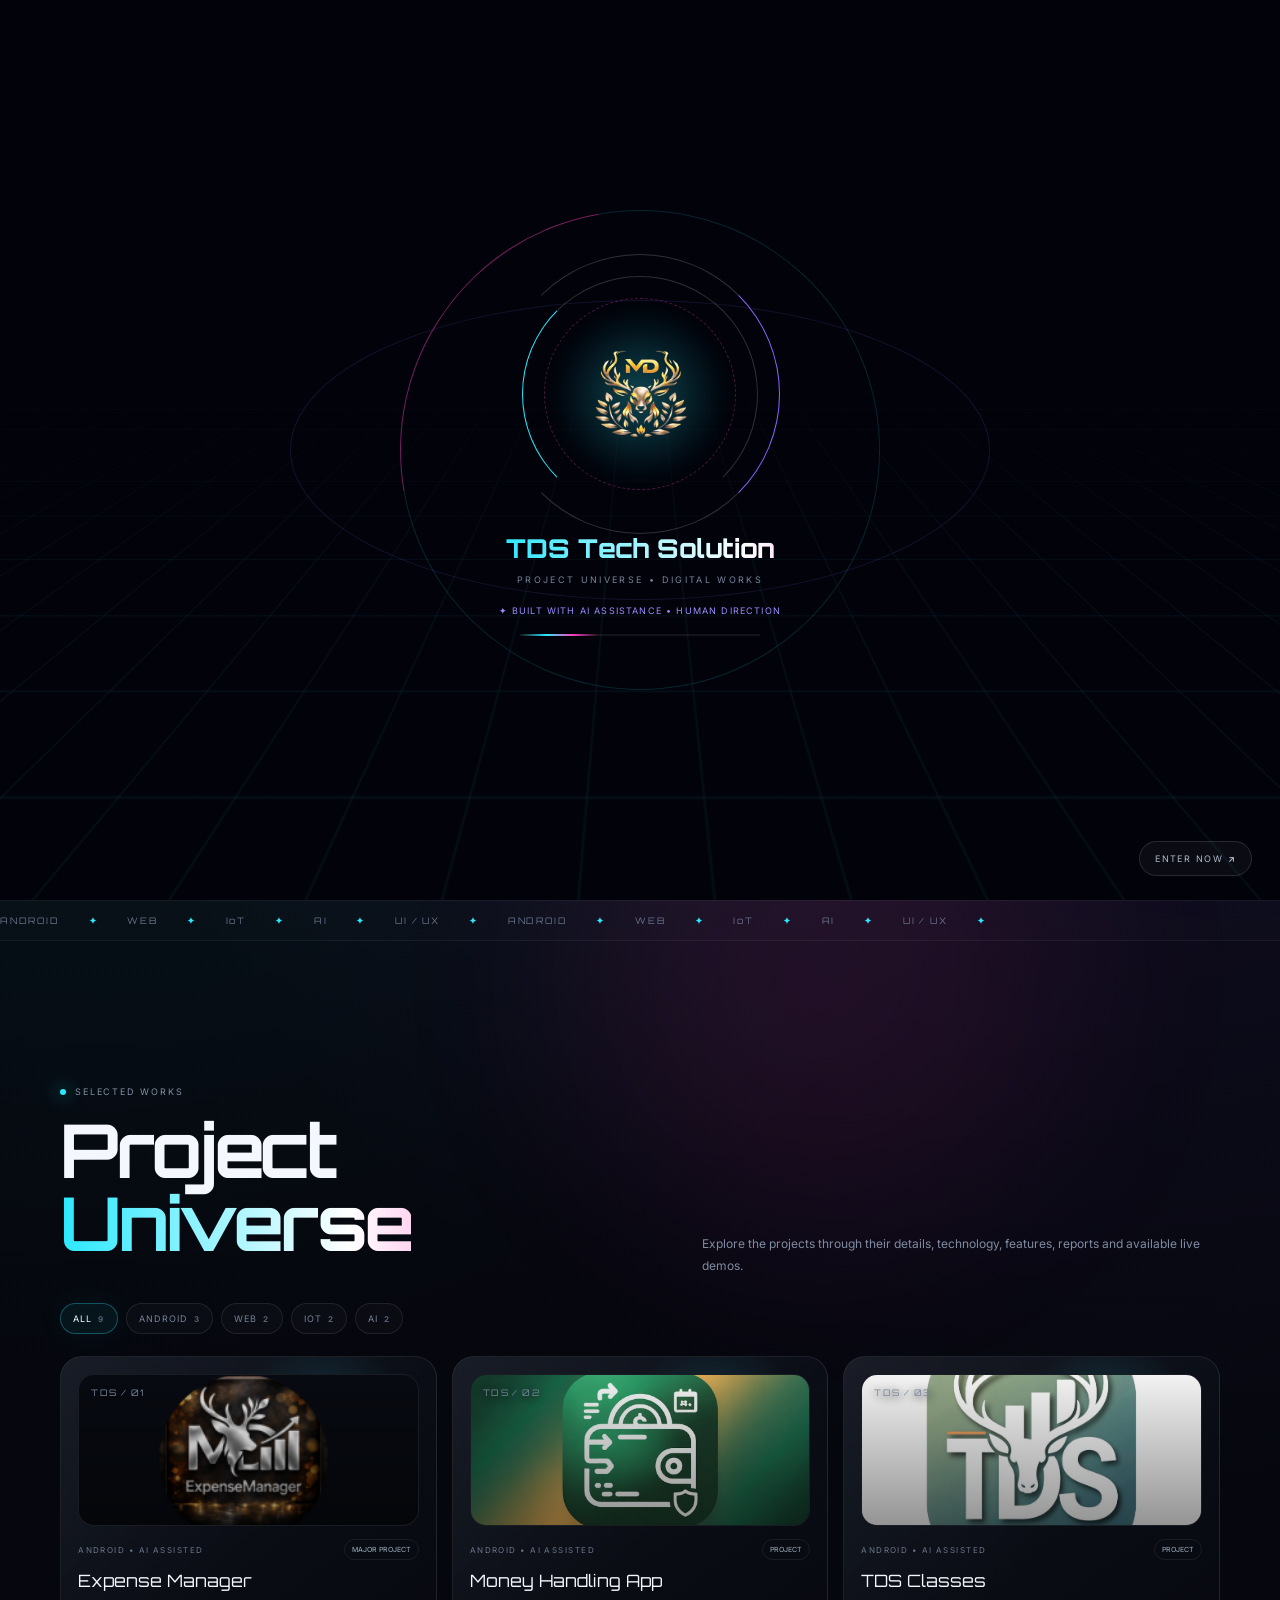
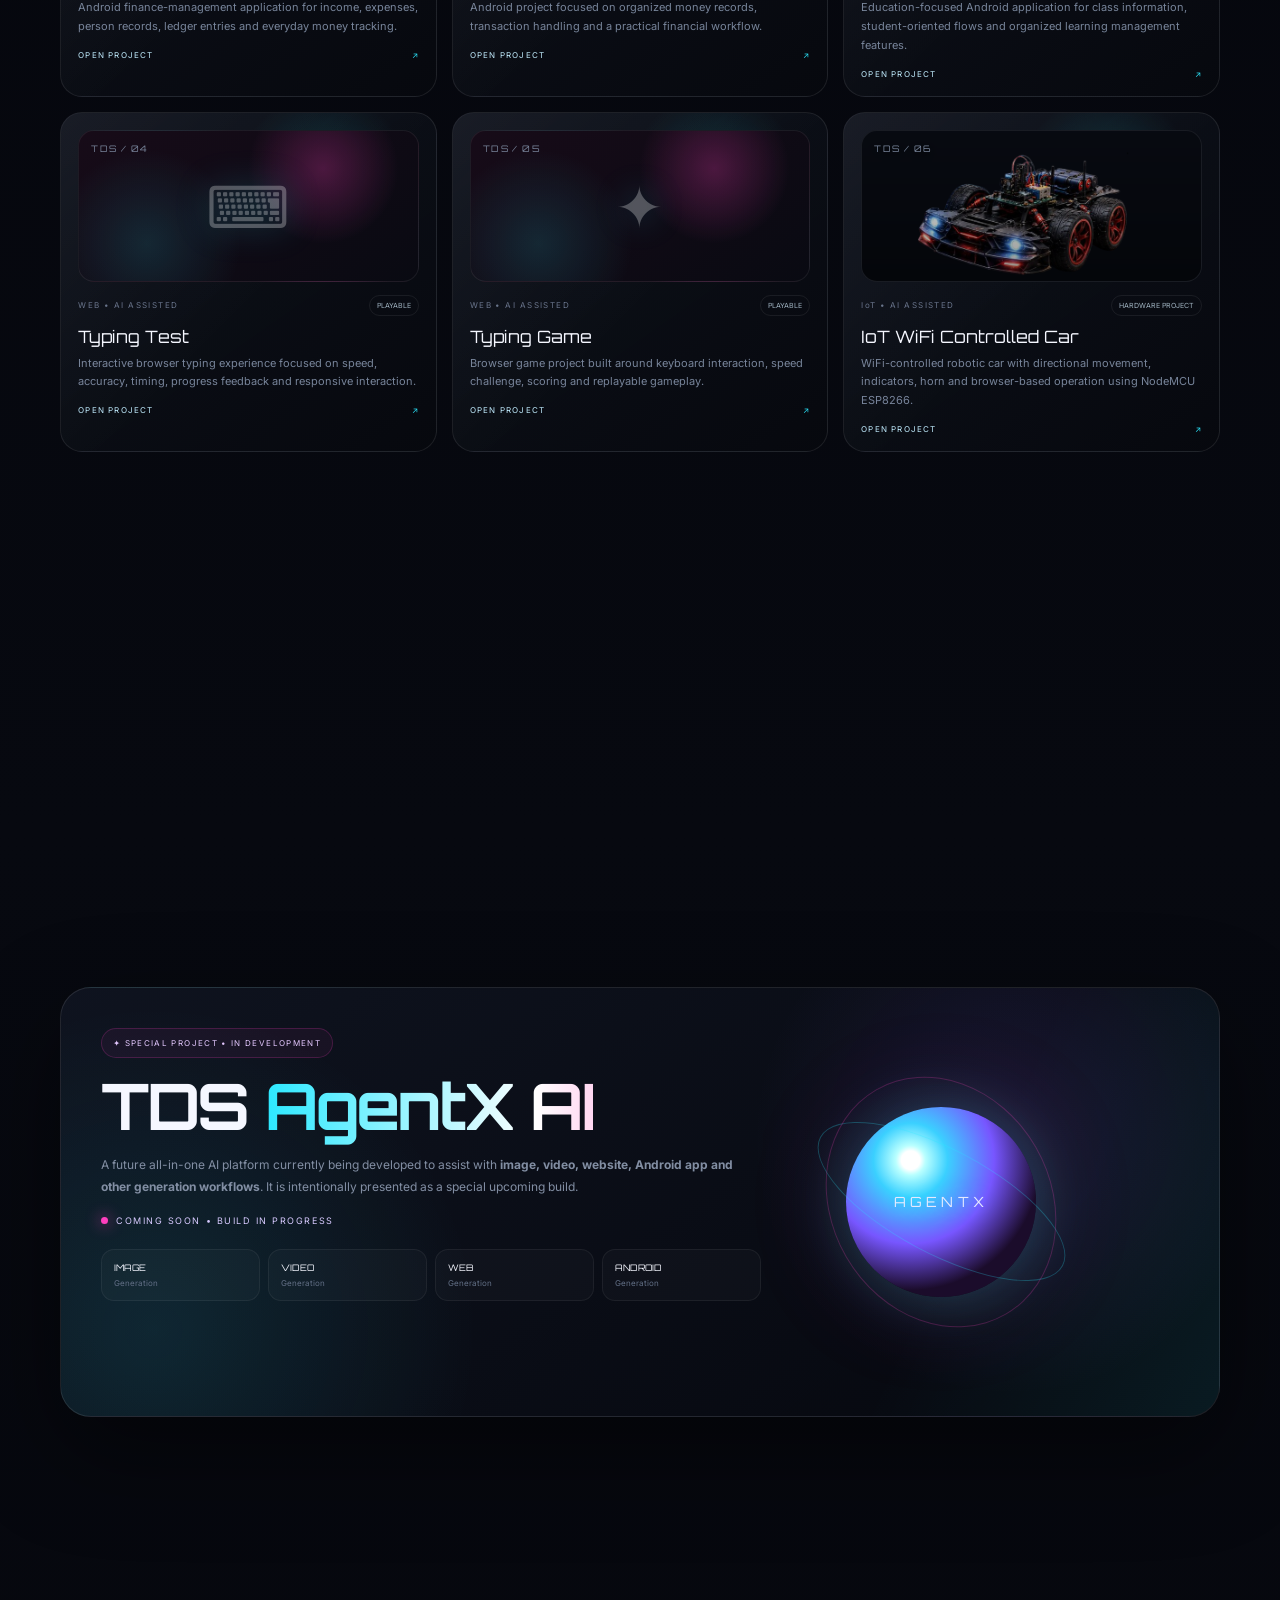
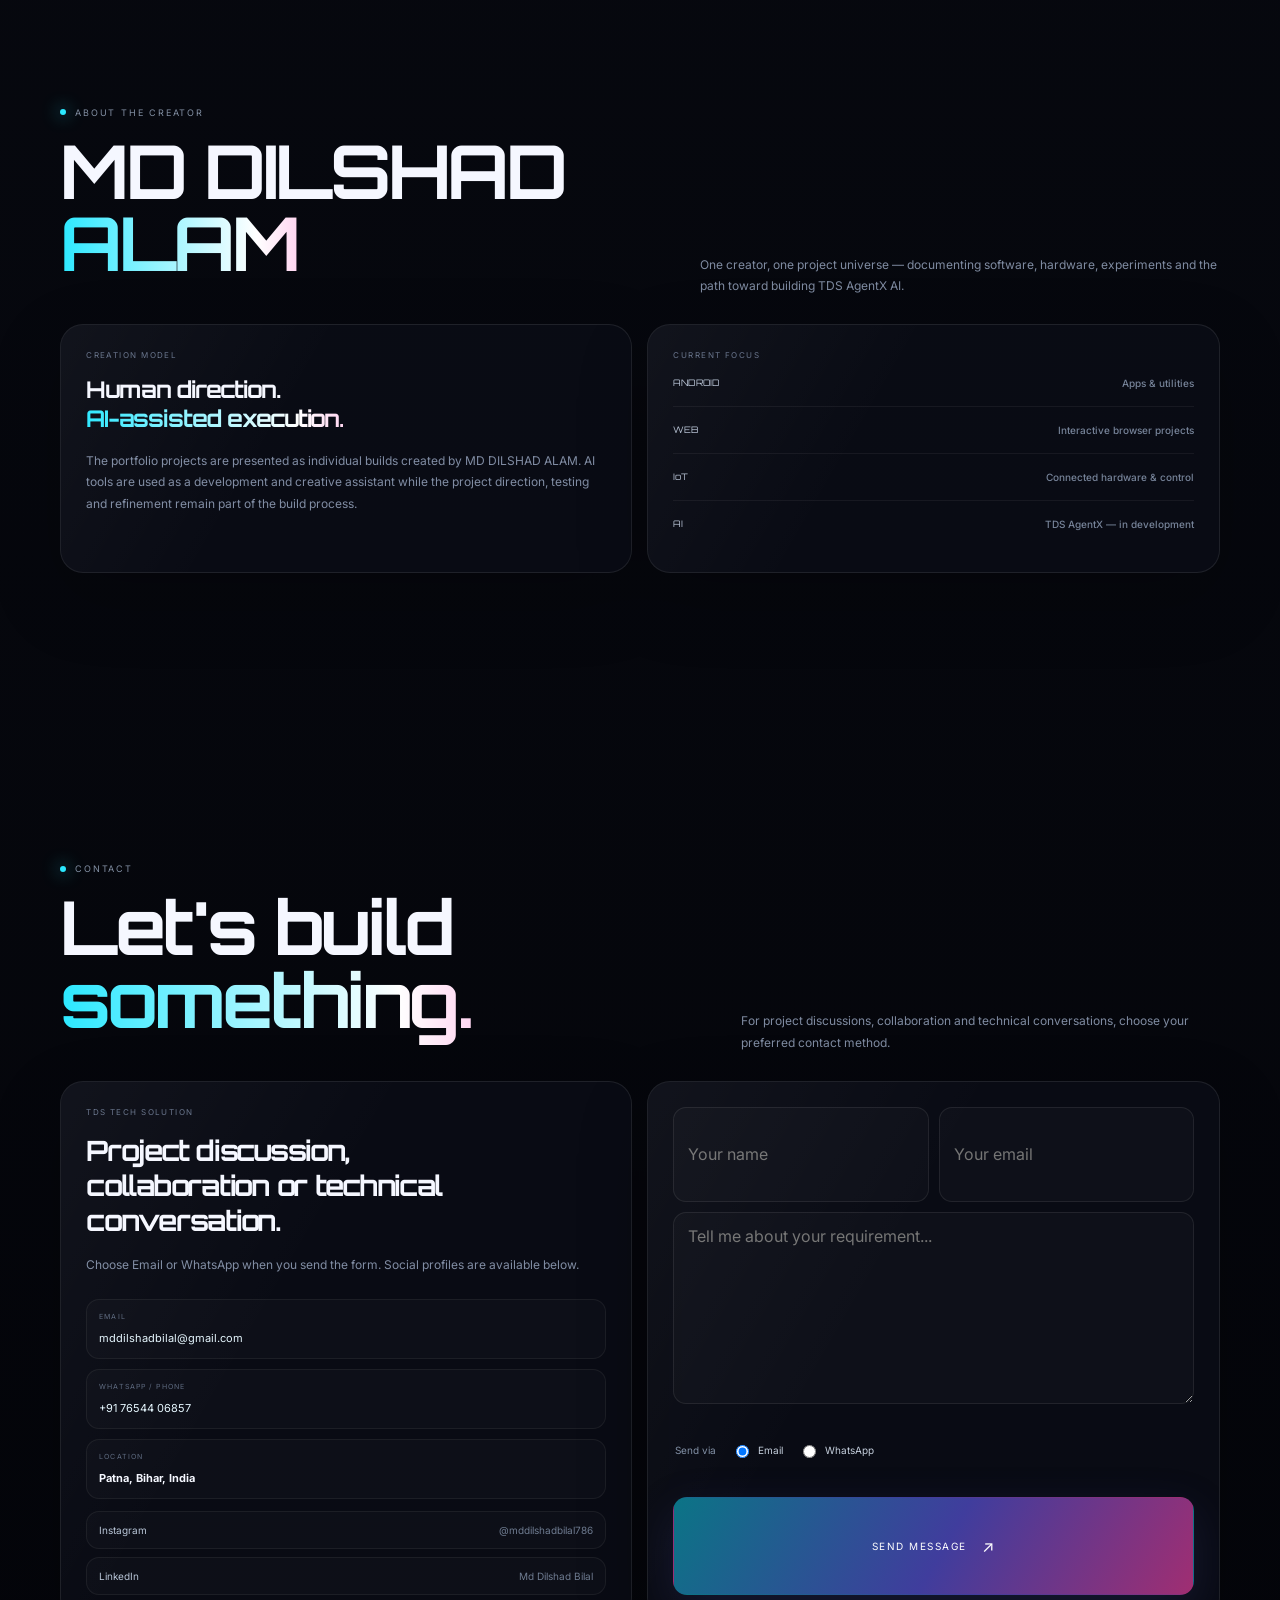
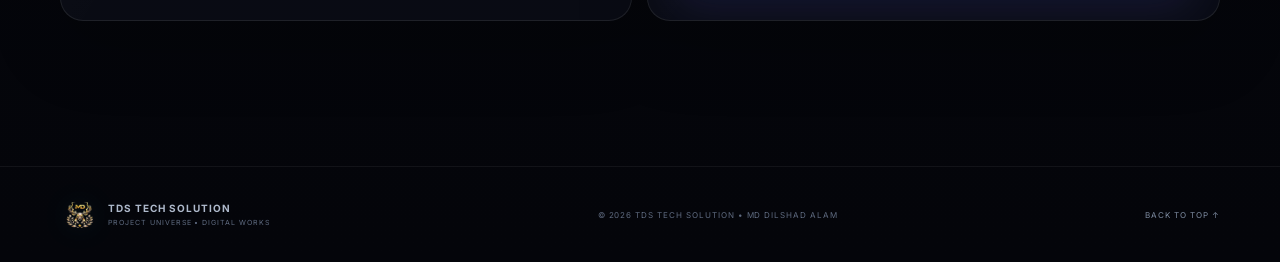
<file: index.html>
<!DOCTYPE html>
<html lang="en">
<head>
  <meta charset="UTF-8">
  <meta name="viewport" content="width=device-width, initial-scale=1.0">
  <meta name="theme-color" content="#05060b">
  <meta name="description" content="TDS Tech Solution — premium digital project universe by MD Dilshad Alam.">
  <title>TDS Tech Solution — Project Universe</title>
  <link rel="preconnect" href="https://fonts.googleapis.com">
  <link rel="preconnect" href="https://fonts.gstatic.com" crossorigin>
  <link href="https://fonts.googleapis.com/css2?family=Inter:wght@400;500;600;700;800&family=Orbitron:wght@500;600;700;800;900&display=swap" rel="stylesheet">
  <link rel="stylesheet" href="styles.css">
</head>
<body>
  <div class="noise"></div>
  <div class="cursor-glow"></div>
  <div class="ambient ambient-a"></div>
  <div class="ambient ambient-b"></div>
  <div class="ambient ambient-c"></div>

  <!-- =====================================================
       PREMIUM 3–5 SECOND INTRO
       ===================================================== -->
  <section class="intro" id="intro">
    <div class="intro-grid"></div>
    <div class="intro-orbit intro-orbit-a"></div>
    <div class="intro-orbit intro-orbit-b"></div>
    <div class="intro-center">
      <div class="logo-stage large">
        <div class="logo-glow"></div>
        <div class="logo-ring ring-1"></div>
        <div class="logo-ring ring-2"></div>
        <div class="logo-ring ring-3"></div>
        <img class="tds-logo-image intro-logo" src="tds-logo.png" alt="TDS Tech Solution logo">
      </div>
      <div class="intro-brand">TDS Tech Solution</div>
      <div class="intro-sub">PROJECT UNIVERSE • DIGITAL WORKS</div>
      <div class="intro-ai">✦ BUILT WITH AI ASSISTANCE • HUMAN DIRECTION</div>
      <div class="intro-loading"><span></span></div>
      <button class="skip-intro magnetic" id="skipIntro">ENTER NOW <b>↗</b></button>
    </div>
  </section>

  <header class="site-header">
    <a class="brand-lockup" href="#home" aria-label="TDS Tech Solution home">
      <div class="brand-logo-shell">
        <img class="tds-logo-image mini" src="logo-.png" alt="TDS Tech Solution logo">
      </div>
      <div class="brand-name-wrap">
        <div class="brand-name-frame"><span class="brand-name">TDS Tech Solution</span></div>
        <span class="brand-sub">PROJECT UNIVERSE • DIGITAL WORKS</span>
      </div>
    </a>

    <nav class="nav" id="nav">
      <a class="nav-link active" href="#home">Home</a>
      <a class="nav-link" href="#projects">Projects</a>
      <a class="nav-link" href="#about">About</a>
      <a class="nav-link" href="#contact">Contact</a>
          </nav>

    <button class="menu-btn magnetic" id="menuBtn" aria-label="Open navigation"><span></span><span></span></button>
  </header>

  <main id="home">
    <!-- =====================================================
         HOME
         ===================================================== -->
    <section class="hero section">
      <div class="hero-copy reveal">
        <div class="eyebrow"><i></i> PROJECT UNIVERSE <span>•</span> DIGITAL WORKS</div>
        <h1>Ideas into<br><em>interactive reality.</em></h1>
        <p class="hero-text">
          The personal technology archive of <strong>MD DILSHAD ALAM</strong> — bringing together Android apps,
          web experiences, IoT builds and future AI experiments under <strong>TDS Tech Solution</strong>.
        </p>
        <div class="hero-ai-note"><span>✦</span> Projects created with AI assistance + personal direction, implementation and refinement.</div>
        <div class="hero-actions">
          <a class="btn btn-primary magnetic" href="#projects">Explore Projects <span>↗</span></a>
          <a class="btn btn-ghost magnetic" href="#about">Meet the Creator <span>↓</span></a>
        </div>
        <div class="stats">
          <div><b>08+</b><span>Current works</span></div>
          <div><b>04</b><span>Tech areas</span></div>
          <div><b>01</b><span>Creator</span></div>
          <div><b>∞</b><span>Future builds</span></div>
        </div>
      </div>

      <!-- Previous-style right-side featured card -->
      <div class="hero-visual reveal delay-1">
        <div class="hero-orbit orbit-x"></div>
        <div class="hero-orbit orbit-y"></div>
        <div class="hero-card tilt-card" id="featuredCard">
          <div class="hero-card-top"><span id="featuredIndex">01 / 08</span><span class="live"><i></i> LIVE ARCHIVE</span></div>
          <div class="hero-card-stage">
            <div class="scan-ring"></div>
            <div class="scan-ring ring-b"></div>
            <div class="hero-card-logo"><img class="tds-logo-image hero-logo" src="tds-logo.png" alt="TDS Tech Solution logo"></div>
            <div class="card-particles"></div>
          </div>
          <div class="featured-copy">
            <div class="featured-kicker" id="featuredCategory">ANDROID • AI ASSISTED</div>
            <h3 id="featuredTitle">Expense Manager</h3>
            <p id="featuredDesc">Personal finance management workflow with expenses, income and ledger-style records.</p>
            <div class="featured-tags" id="featuredTags"><span>Android</span><span>Java</span><span>SQLite</span></div>
            <button class="mini-action magnetic" id="featuredOpen">OPEN PROJECT <b>↗</b></button>
          </div>
        </div>
      </div>
    </section>

    <div class="ticker" aria-hidden="true">
      <div class="ticker-track"><span>ANDROID</span><b>✦</b><span>WEB</span><b>✦</b><span>IoT</span><b>✦</b><span>AI</span><b>✦</b><span>UI / UX</span><b>✦</b><span>ANDROID</span><b>✦</b><span>WEB</span><b>✦</b><span>IoT</span><b>✦</b><span>AI</span><b>✦</b><span>UI / UX</span><b>✦</b></div>
    </div>

    <!-- =====================================================
         PROJECTS
         ===================================================== -->
    <section class="projects section" id="projects">
      <div class="section-head reveal">
        <div>
          <div class="eyebrow"><i></i> SELECTED WORKS</div>
          <h2>Project <em>Universe</em></h2>
        </div>
        <p>Explore the projects through their details, technology, features, reports and available live demos.</p>
      </div>

      <div class="filters reveal delay-1" id="filters"></div>
      <div class="project-grid" id="projectGrid"></div>
    </section>

    <!-- =====================================================
         AGENTX SPECIAL PROJECT
         ===================================================== -->
    <section class="agentx section" id="agentx">
      <div class="agentx-shell reveal">
        <div class="agentx-copy">
          <div class="special-badge">✦ SPECIAL PROJECT • IN DEVELOPMENT</div>
          <h2>TDS <em>AgentX AI</em></h2>
          <p>
            A future all-in-one AI platform currently being developed to assist with <strong>image, video,
            website, Android app and other generation workflows</strong>. It is intentionally presented as a special upcoming build.
          </p>
          <div class="coming-soon"><span></span> COMING SOON • BUILD IN PROGRESS</div>
          <div class="agentx-mini-grid">
            <div>IMAGE<span>Generation</span></div>
            <div>VIDEO<span>Generation</span></div>
            <div>WEB<span>Generation</span></div>
            <div>ANDROID<span>Generation</span></div>
          </div>
        </div>
        <div class="agentx-visual"><div class="agent-orb"></div><div class="agent-axis axis-a"></div><div class="agent-axis axis-b"></div><div class="agent-core-text">AGENTX</div></div>
      </div>
    </section>

    <!-- =====================================================
         ABOUT
         ===================================================== -->
    <section class="about section" id="about">
      <div class="section-head reveal">
        <div>
          <div class="eyebrow"><i></i> ABOUT THE CREATOR</div>
          <h2>MD DILSHAD <em>ALAM</em></h2>
        </div>
        <p>One creator, one project universe — documenting software, hardware, experiments and the path toward building TDS AgentX AI.</p>
      </div>
      <div class="about-grid">
        <div class="glass-panel reveal">
          <div class="panel-label">CREATION MODEL</div>
          <h3>Human direction.<br><em>AI-assisted execution.</em></h3>
          <p>
            The portfolio projects are presented as individual builds created by MD DILSHAD ALAM.
            AI tools are used as a development and creative assistant while the project direction, testing and refinement remain part of the build process.
          </p>
        </div>
        <div class="glass-panel reveal delay-1">
          <div class="panel-label">CURRENT FOCUS</div>
          <div class="focus-row"><span>ANDROID</span><b>Apps & utilities</b></div>
          <div class="focus-row"><span>WEB</span><b>Interactive browser projects</b></div>
          <div class="focus-row"><span>IoT</span><b>Connected hardware & control</b></div>
          <div class="focus-row"><span>AI</span><b>TDS AgentX — in development</b></div>
        </div>
      </div>
    </section>

    <!-- =====================================================
         CONTACT
         ===================================================== -->
    <section class="contact section" id="contact">
      <div class="section-head reveal">
        <div><div class="eyebrow"><i></i> CONTACT</div><h2>Let's build <em>something.</em></h2></div>
        <p>For project discussions, collaboration and technical conversations, choose your preferred contact method.</p>
      </div>
      <div class="contact-grid">
        <div class="glass-panel contact-info reveal">
          <div class="panel-label">TDS TECH SOLUTION</div>
          <h3>Project discussion,<br>collaboration or technical conversation.</h3>
          <p>Choose Email or WhatsApp when you send the form. Social profiles are available below.</p>
          <div class="contact-list">
            <div><span>EMAIL</span><a href="mailto:mddilshadbilal@gmail.com">mddilshadbilal@gmail.com</a></div>
            <div><span>WHATSAPP / PHONE</span><a href="https://wa.me/917654406857">+91 76544 06857</a></div>
            <div><span>LOCATION</span><b>Patna, Bihar, India</b></div>
          </div>
          <div class="social-links">
            <a href="https://www.instagram.com/mddilshadbilal786/" target="_blank" rel="noopener">Instagram <span>@mddilshadbilal786</span></a>
            <a href="https://www.linkedin.com/search/results/people/?keywords=Md%20Dilshad%20Bilal" target="_blank" rel="noopener">LinkedIn <span>Md Dilshad Bilal</span></a>
          </div>
        </div>
        <form class="glass-panel form reveal delay-1" id="contactForm">
          <div class="form-row"><input id="contactName" placeholder="Your name" required><input id="contactSenderEmail" type="email" placeholder="Your email" required></div>
          <textarea id="contactMessage" placeholder="Tell me about your requirement..." required></textarea>
          <div class="contact-method">
            <span>Send via</span>
            <label><input type="radio" name="contactMethod" value="email" checked> Email</label>
            <label><input type="radio" name="contactMethod" value="whatsapp"> WhatsApp</label>
          </div>
          <button class="btn btn-primary magnetic" type="submit">Send Message <span>↗</span></button>
        </form>
      </div>
    </section>

  </main>

  <footer class="footer">
    <div class="footer-brand"><img class="tds-logo-image footer-logo" src="tds-logo.png" alt="TDS Tech Solution logo"><div><strong>TDS Tech Solution</strong><span>PROJECT UNIVERSE • DIGITAL WORKS</span></div></div>
    <div>© <span id="year"></span> TDS Tech Solution • MD DILSHAD ALAM</div>
    <a href="#home" class="magnetic back-top">BACK TO TOP ↑</a>
  </footer>

  <!-- =====================================================
       PROJECT ADD GUIDE
       PROJECT ADDING (EASY UPDATE)
       Project cards are generated from the objects below. To add
       another project, copy one complete project block/object,
       paste it below the previous one, then update the details.
       This is the project-card data equivalent of copying the
       project div: the design and detail drawer update automatically.
       ===================================================== -->
  <script type="application/json" id="projectData">
  [
    {
      "id":"expense-manager","number":"01","category":"android","label":"ANDROID","title":"Expense Manager","symbol":"₹",
      "description":"Android finance-management application for income, expenses, person records, ledger entries and everyday money tracking.",
      "tech":["Android","Java","SQLite","Material UI"],
      "features":["Income & expense tracking","Person / ledger management","Transaction history","Balance calculation","Recycle-bin recovery","Monthly reporting"],
      "status":"MAJOR PROJECT","cover":"expense-manager-cover.png","demo":"#","report":"expense-manager-index.html"
    },
    {
      "id":"money-handling","number":"02","category":"android","label":"ANDROID","title":"Money Handling App","symbol":"◈",
      "description":"Android project focused on organized money records, transaction handling and a practical financial workflow.",
      "tech":["Android","Java","SQLite","UI / UX"],
      "features":["Money records","Transaction workflow","History view","Data organization","Mobile-first interface","Structured app flow"],
      "status":"PROJECT","cover":"money-handling-cover.jpeg","demo":"#","report":"money-handling-report.html"
    },
    {
      "id":"tds-classes","number":"03","category":"android","label":"ANDROID","title":"TDS Classes","symbol":"T",
      "description":"Education-focused Android application for class information, student-oriented flows and organized learning management features.",
      "tech":["Android","Java","Firebase","Material Design"],
      "features":["Student management","Class information","OTP login flow","Attendance-oriented workflow","Organized content","Mobile interface"],
      "status":"PROJECT","cover":"tds-classes-cover.jpeg","demo":"#","report":"tds-classes-report.html"
    },
    {
      "id":"typing-test","number":"04","category":"web","label":"WEB","title":"Typing Test","symbol":"⌨",
      "description":"Interactive browser typing experience focused on speed, accuracy, timing, progress feedback and responsive interaction.",
      "tech":["HTML","CSS","JavaScript","Web UI"],
      "features":["Typing speed test","Accuracy tracking","Instant feedback","Responsive interface","Practice workflow","Browser-based experience"],
      "status":"PLAYABLE","cover":"","demo":"typing-test-index.html","report":"#"
    },
    {
      "id":"typing-game","number":"05","category":"web","label":"WEB","title":"Typing Game","symbol":"✦",
      "description":"Browser game project built around keyboard interaction, speed challenge, scoring and replayable gameplay.",
      "tech":["HTML","CSS","JavaScript","Game Logic"],
      "features":["Interactive gameplay","Score system","Speed challenge","Keyboard interaction","Responsive design","Replay workflow"],
      "status":"PLAYABLE","cover":"","demo":"typing-game-index.html","report":"#"
    },
    {
      "id":"iot-wifi-car","number":"06","category":"iot","label":"IoT","title":"IoT WiFi Controlled Car","symbol":"◈",
      "description":"WiFi-controlled robotic car with directional movement, indicators, horn and browser-based operation using NodeMCU ESP8266.",
      "tech":["ESP8266","L298N","DC Motors","WiFi","OLED"],
      "features":["WiFi control","Forward / reverse","Left / right movement","Indicators","Horn","Browser control interface"],
      "status":"HARDWARE PROJECT","cover":"iot-car.png","demo":"#","report":"iotcar-index.html"
    },
    {
      "id":"iot-smart-parking","number":"07","category":"iot","label":"IoT","title":"IoT Smart Parking","symbol":"P",
      "description":"Smart parking project using connected sensing and automation concepts to detect and communicate parking availability.",
      "tech":["Arduino","Ultrasonic Sensor","Servo Motor","IoT","Automation"],
      "features":["Parking availability","Sensor-based detection","Automatic gate concept","Real-time status","Connected hardware","Automation workflow"],
      "status":"HARDWARE PROJECT","cover":"","demo":"#","report":"iot-smart-parking-index.html"
    },
    {
      "id":"tds-communicationX","number":"08","category":"ai","label":"AI","title":"TDS CommunicationX AI","symbol":"✧",
      "description":"Any language learn and practice free of cost",
      "tech":["AI assist","Generation","Automation","Future Platform"],
      "features":["easy to learn and practice"],
      "status":"COMING SOON","cover":"","demo":"#Communicationx","report":"#"
    }
    ,
    {
      "id":"tds-agentx","number":"09","category":"ai","label":"AI","title":"TDS AgentX AI","symbol":"✧",
      "description":"In-development all-in-one AI platform planned for image, video, website, Android and other generation workflows.",
      "tech":["AI","Generation","Automation","Future Platform"],
      "features":["Image generation","Video generation","Website generation","Android generation","Automation ideas","Future AI tools"],
      "status":"COMING SOON","cover":"","demo":"#agentx","report":"#"
    }
  ]
  </script>

  <!-- Project detail drawer -->
  <div class="overlay" id="projectOverlay" aria-hidden="true">
    <aside class="drawer">
      <button class="close-drawer magnetic" id="closeDrawer" aria-label="Close">×</button>
      <div class="drawer-top"><span id="drawerNumber">01</span><span id="drawerCategory">ANDROID</span></div>
      <div class="drawer-hero"><div><div class="eyebrow"><i></i> PROJECT DETAILS</div><h2 id="drawerTitle">Expense Manager</h2><p id="drawerDescription"></p></div><div class="drawer-symbol" id="drawerSymbol">₹</div></div>
      <div class="drawer-block"><span class="label">STATUS</span><div class="status-pill" id="drawerStatus">MAJOR PROJECT</div></div>
      <div class="drawer-block"><span class="label">TECHNOLOGY</span><div class="tech-list" id="drawerTech"></div></div>
      <div class="drawer-block"><span class="label">FEATURES</span><div class="feature-grid" id="drawerFeatures"></div></div>
      <div class="drawer-block ai-disclosure"><span>✦ AI-ASSISTED PROJECT</span><p>This project is presented as an AI-assisted build with human direction, testing and refinement by MD DILSHAD ALAM.</p></div>
      <div class="drawer-actions"><a class="btn btn-primary magnetic" id="drawerDemo" href="#">OPEN DEMO <span>↗</span></a><a class="btn btn-ghost magnetic" id="drawerReport" href="#">VIEW REPORT <span>↗</span></a></div>
    </aside>
  </div>

  <div class="toast" id="toast"><span>✦</span><b id="toastText">Ready</b></div>
  <script src="app.js"></script>
</body>
</html>
</file>
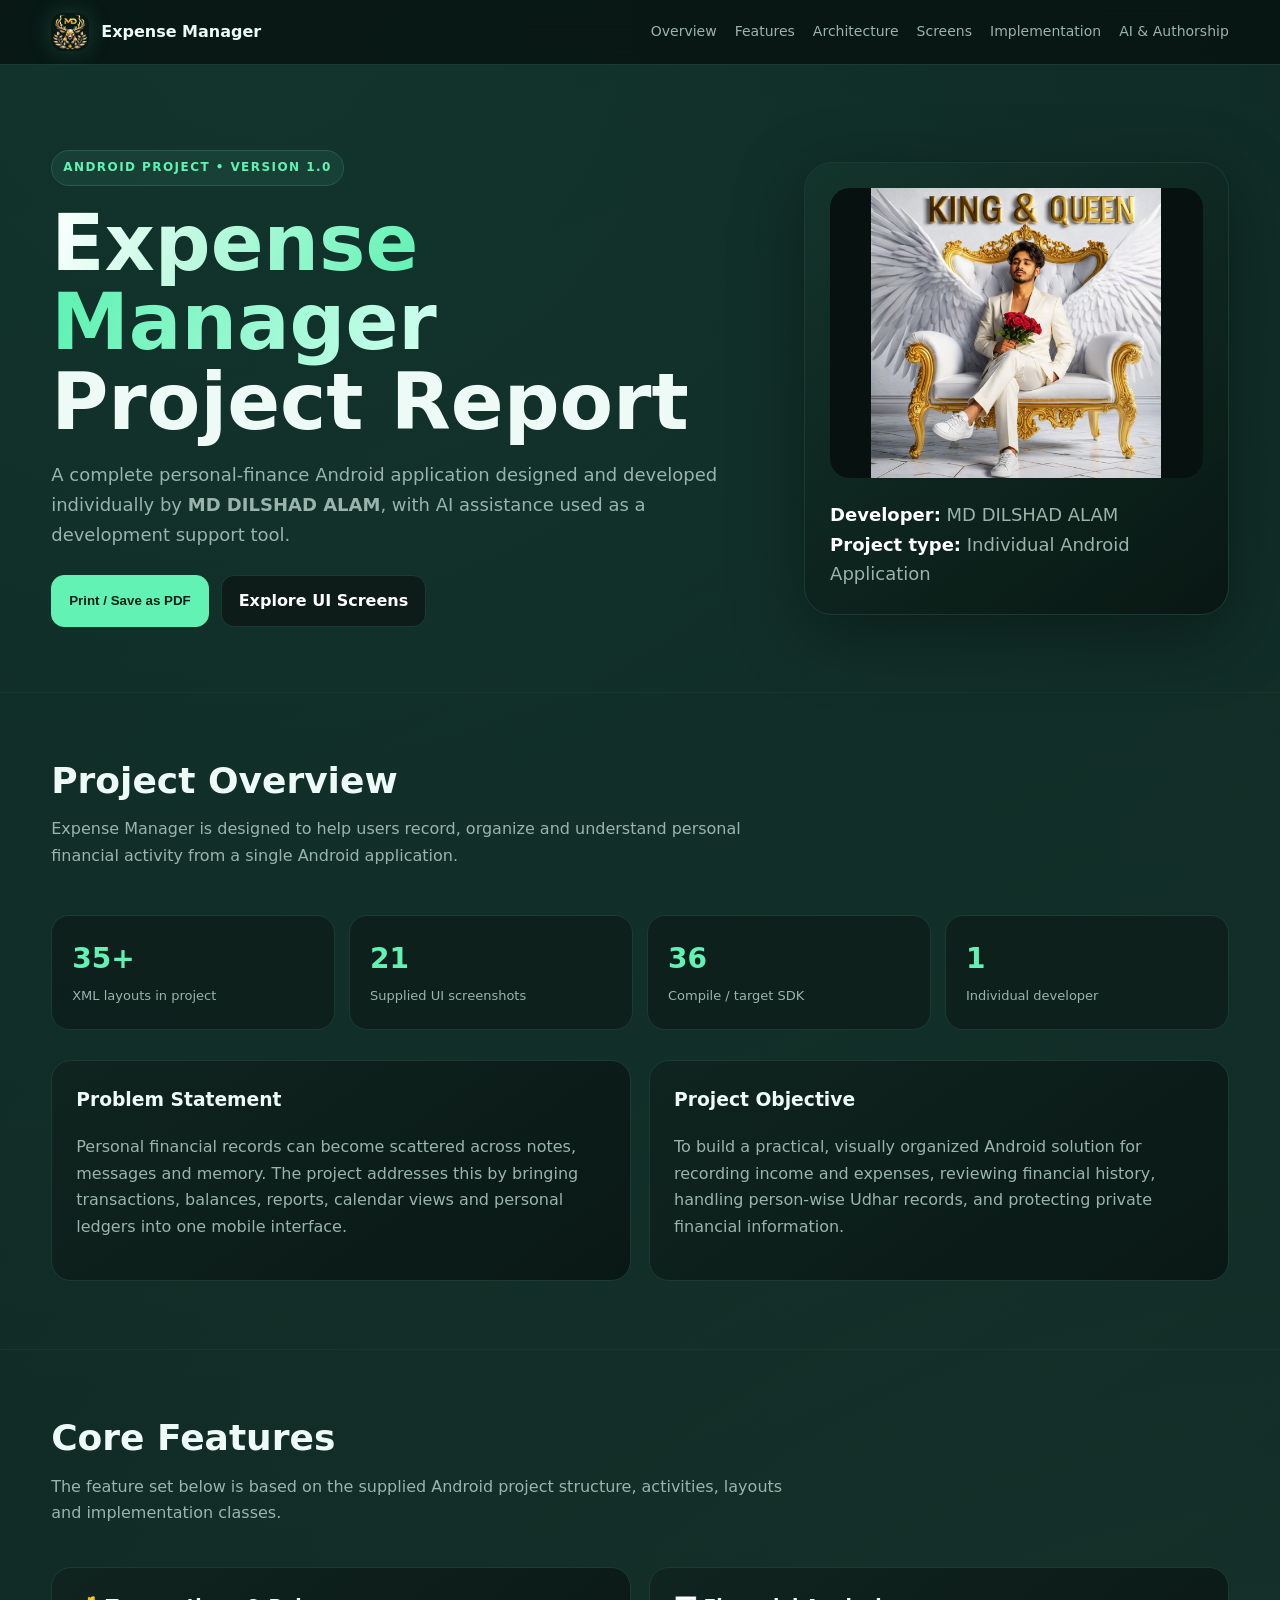
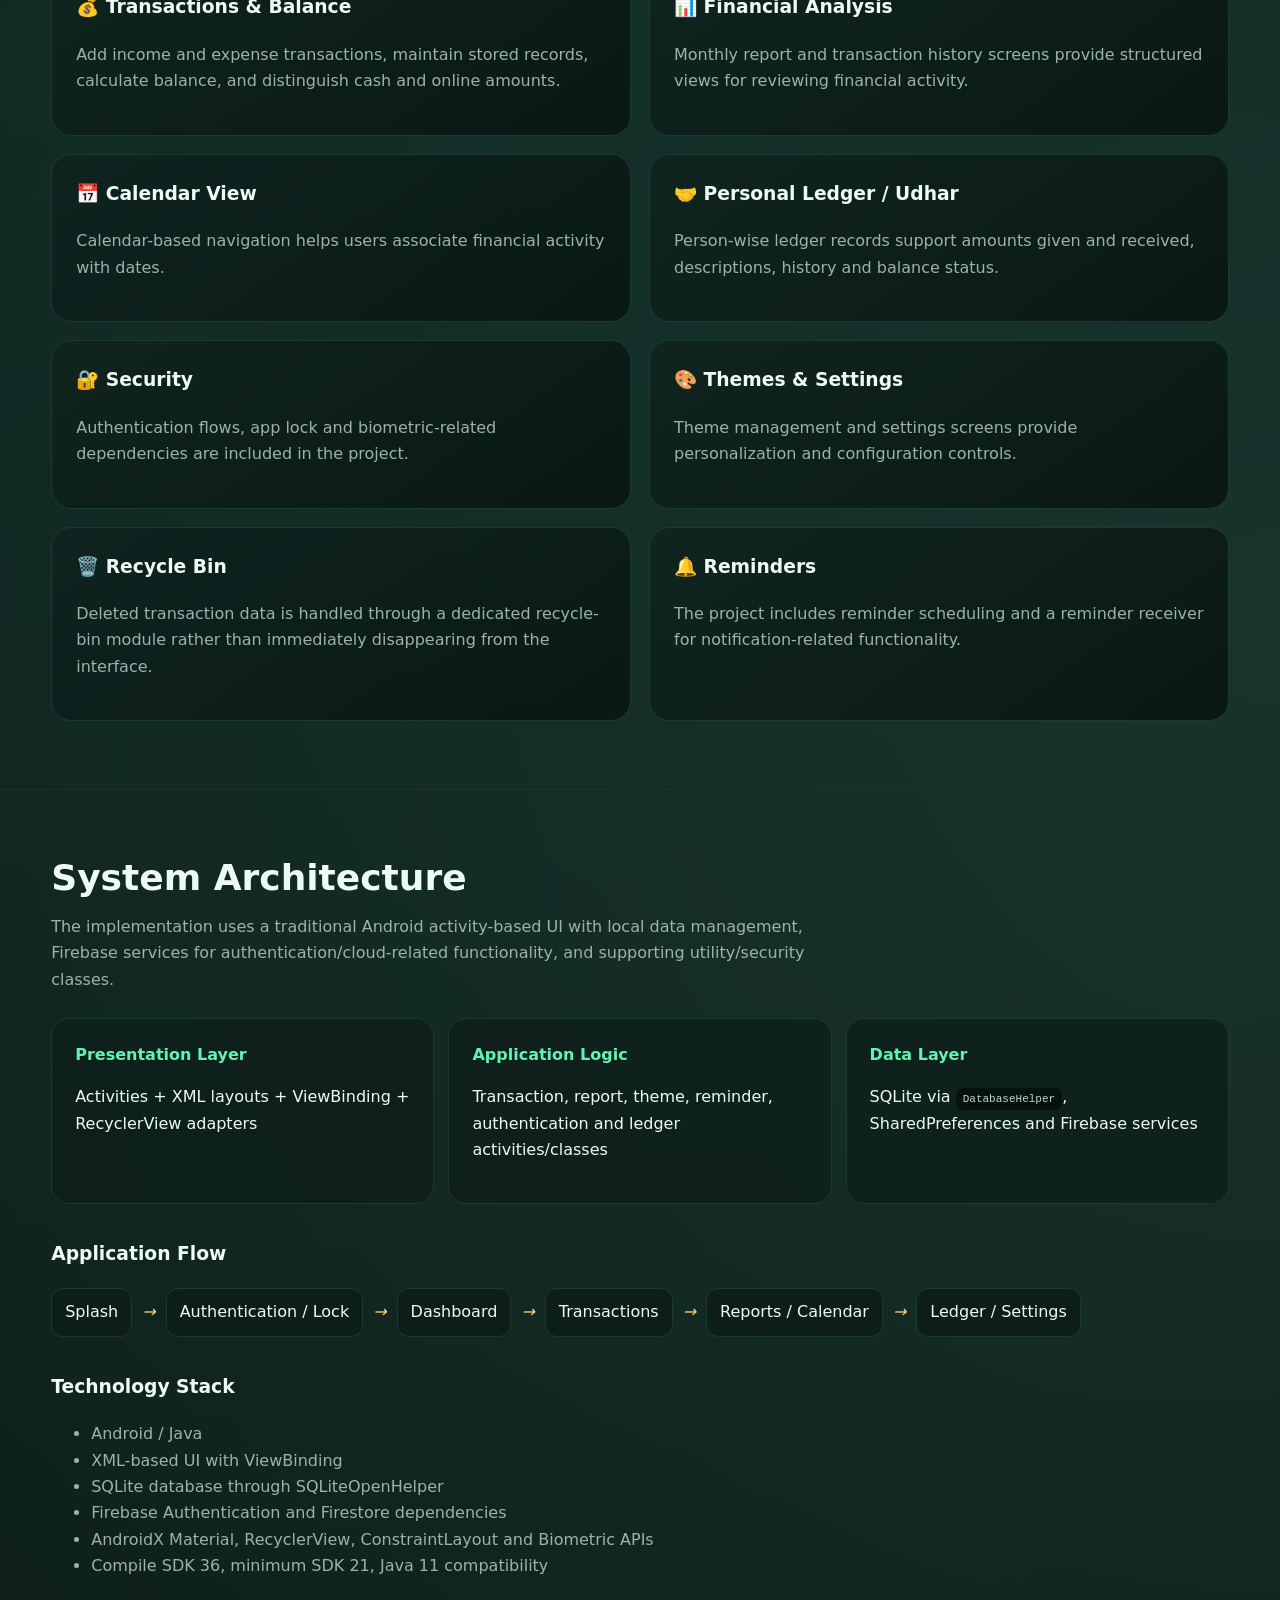
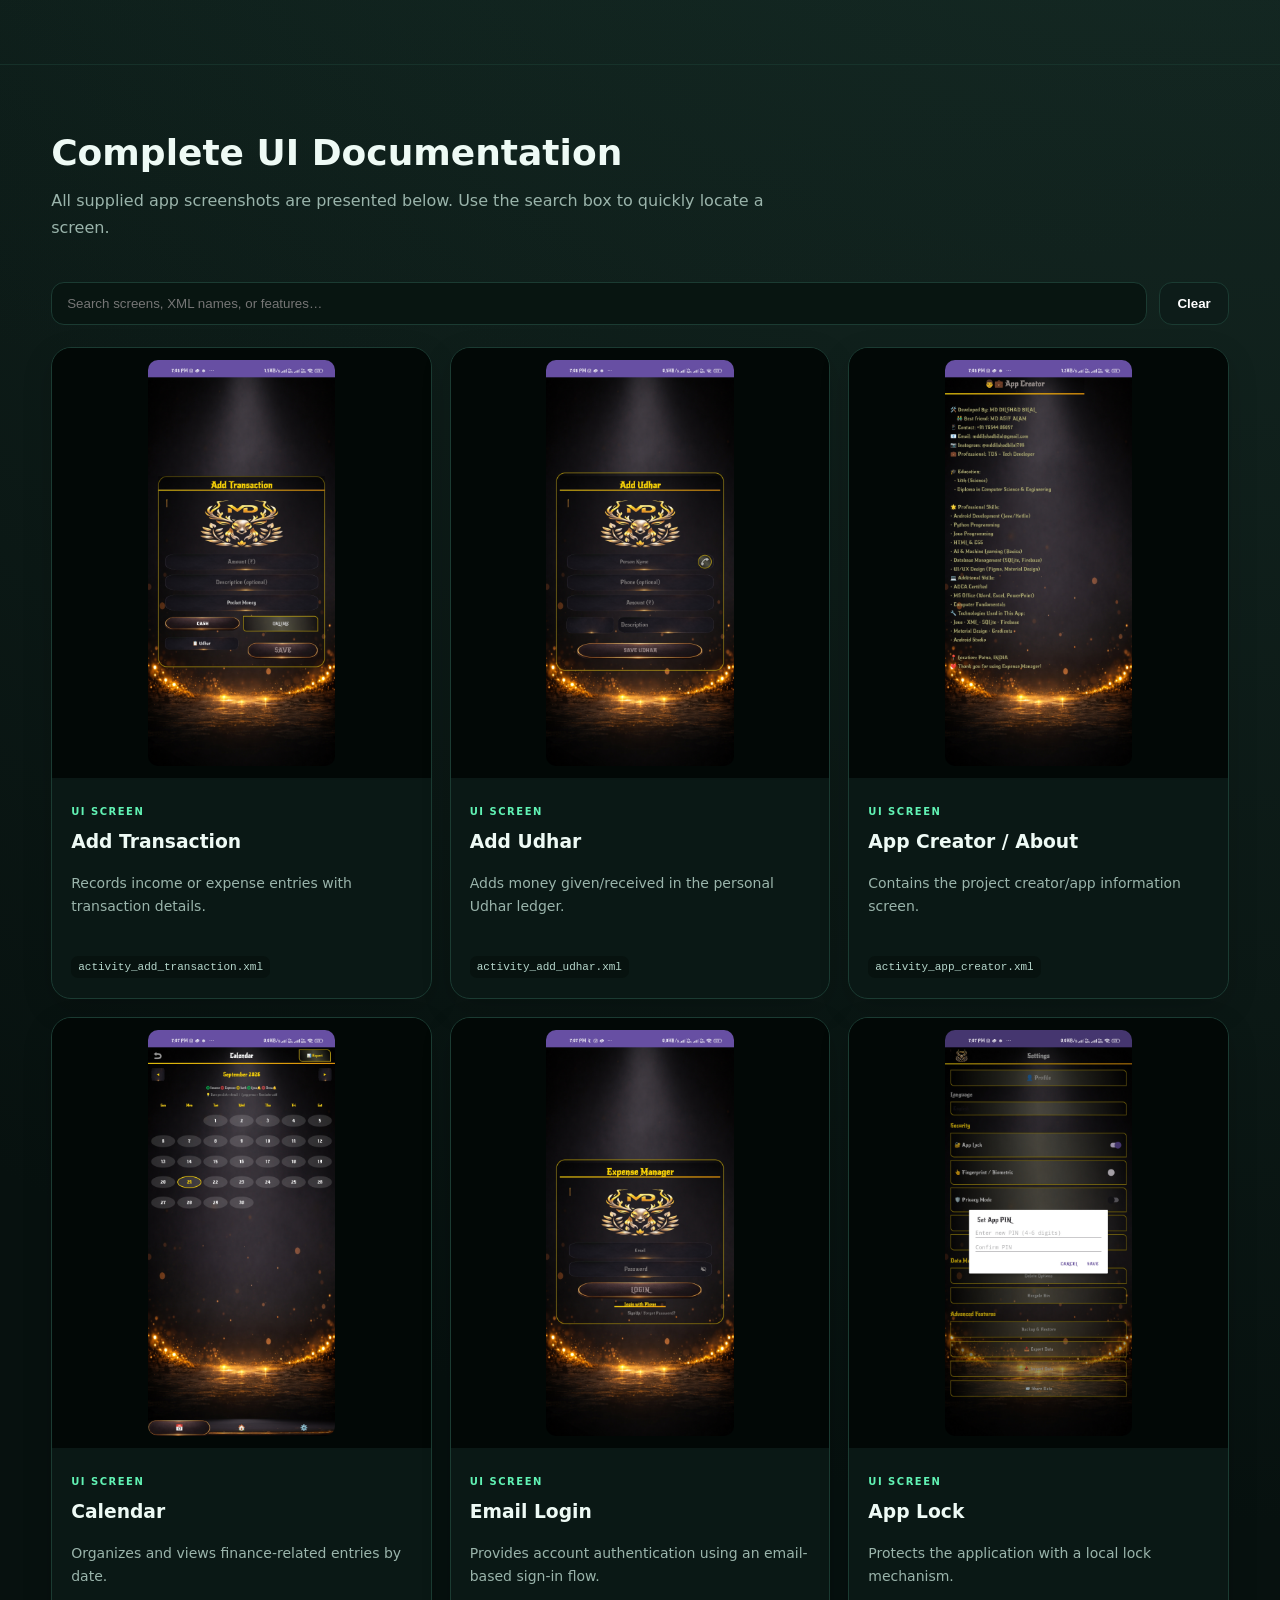
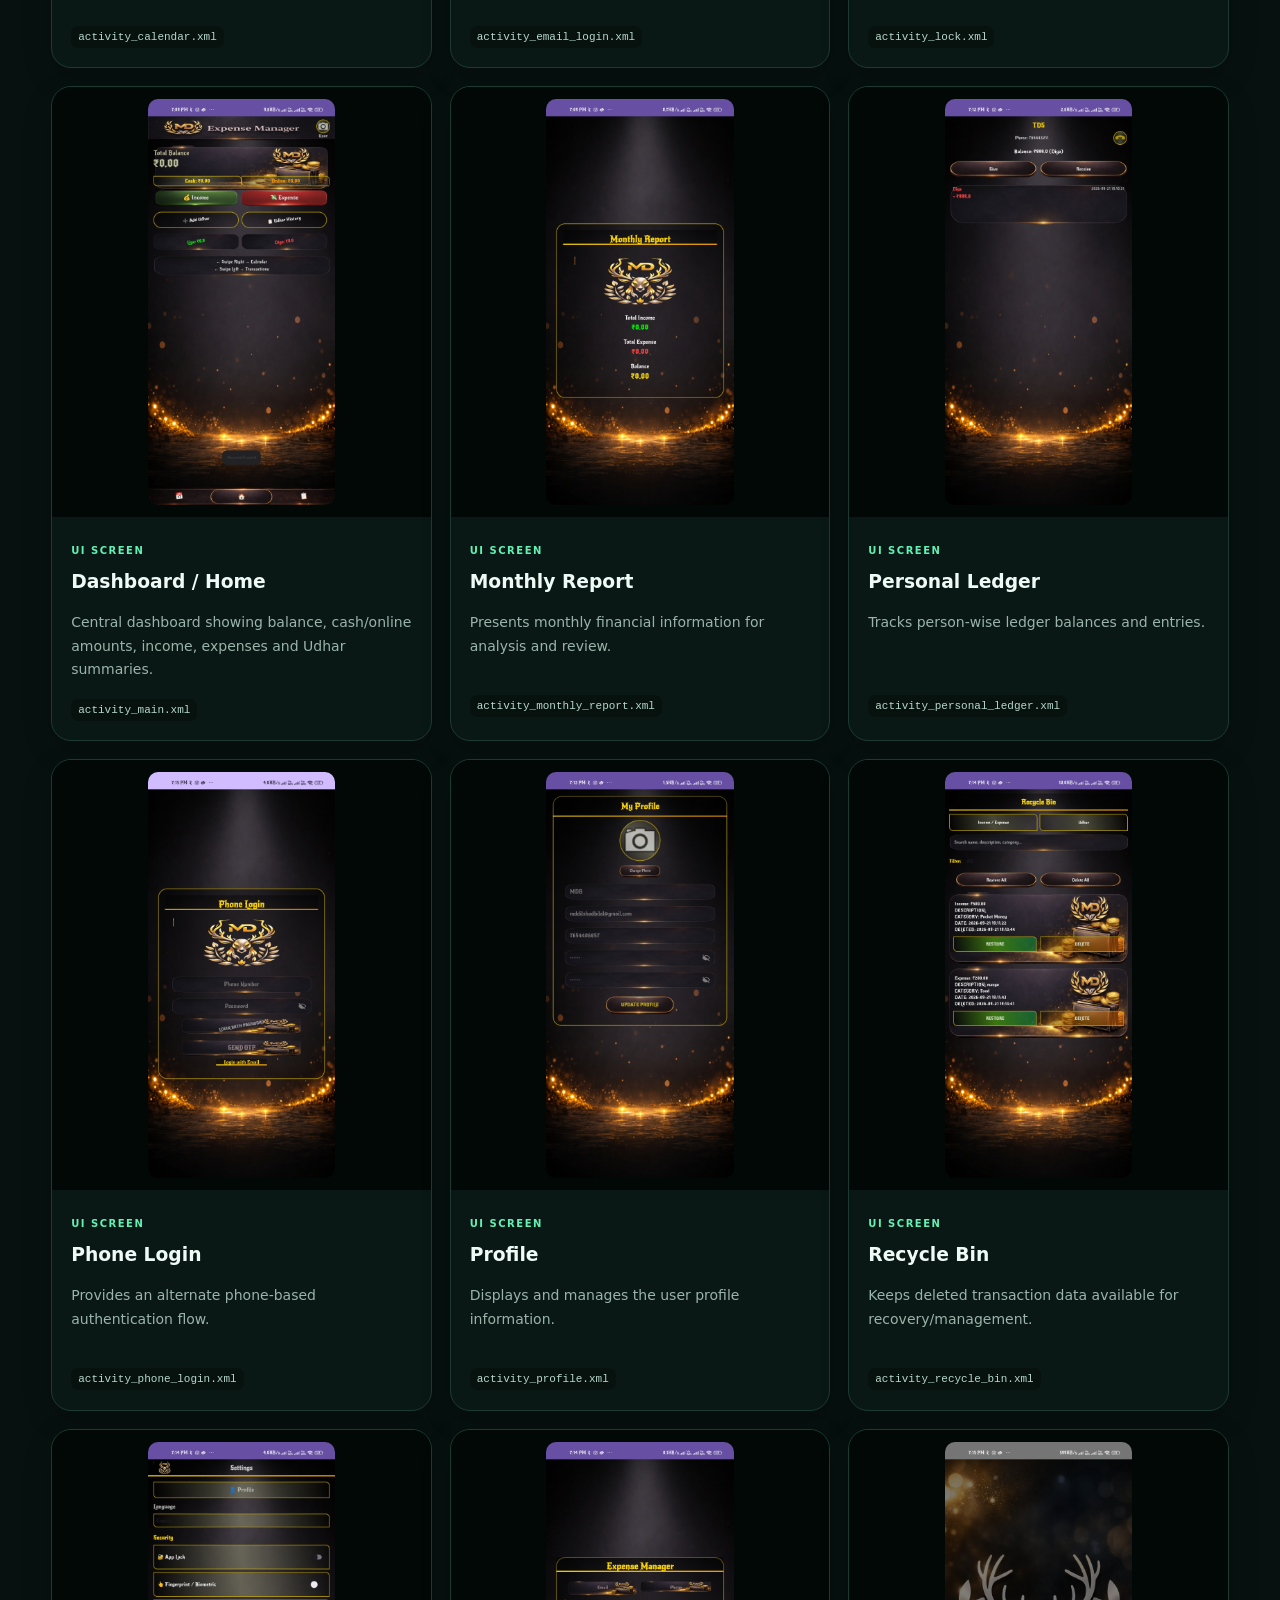
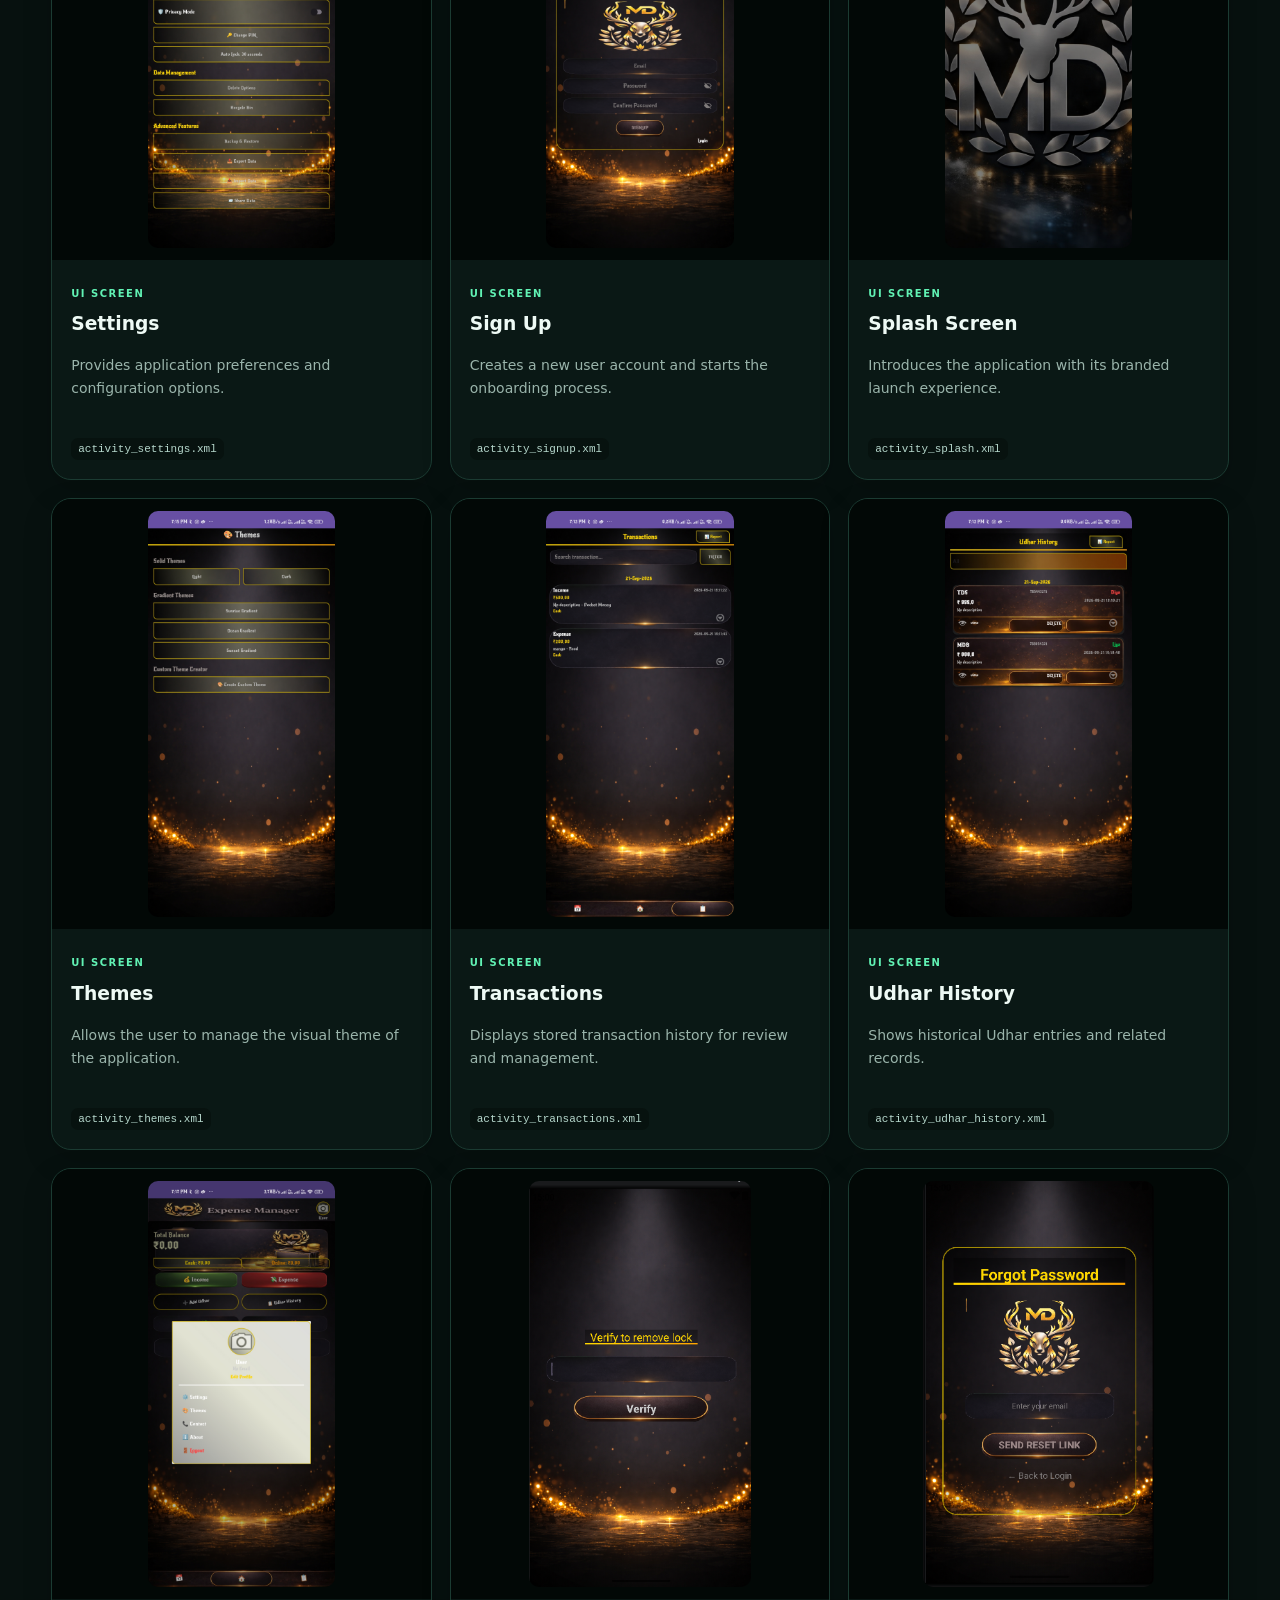
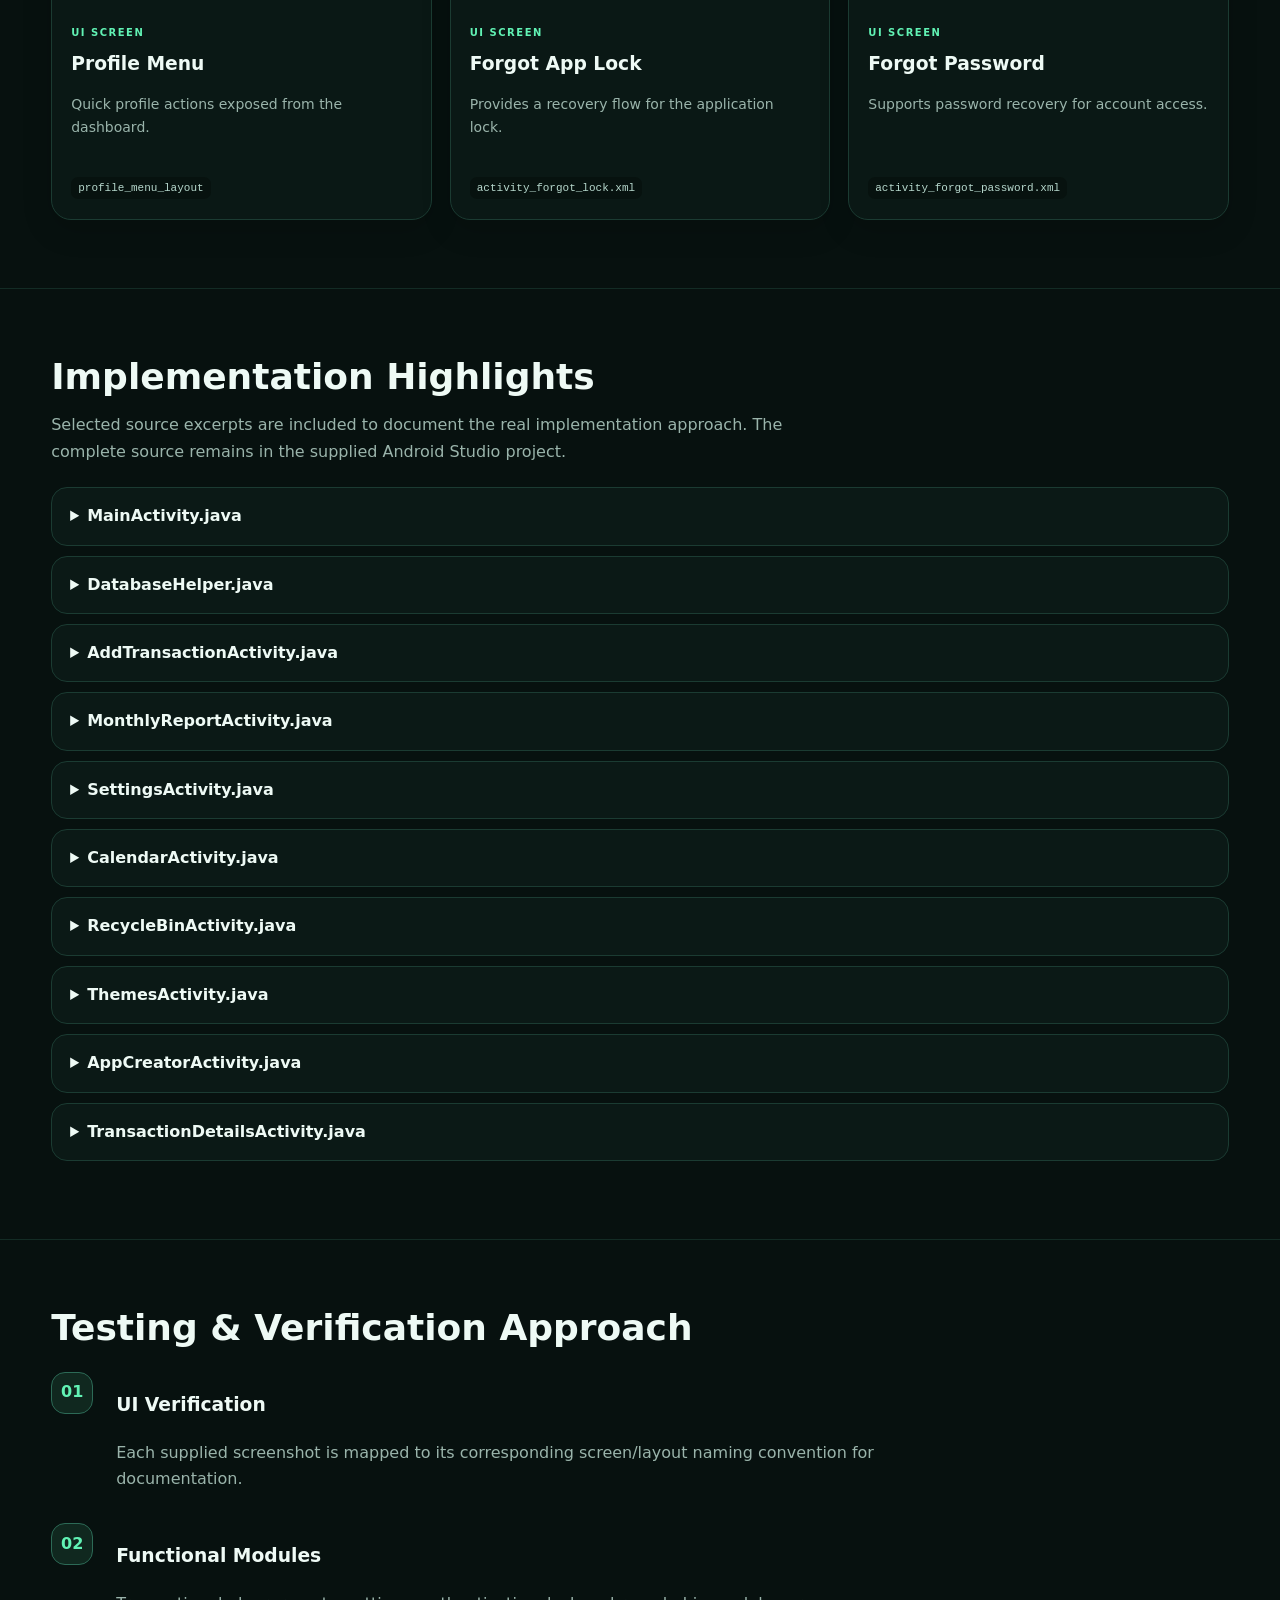
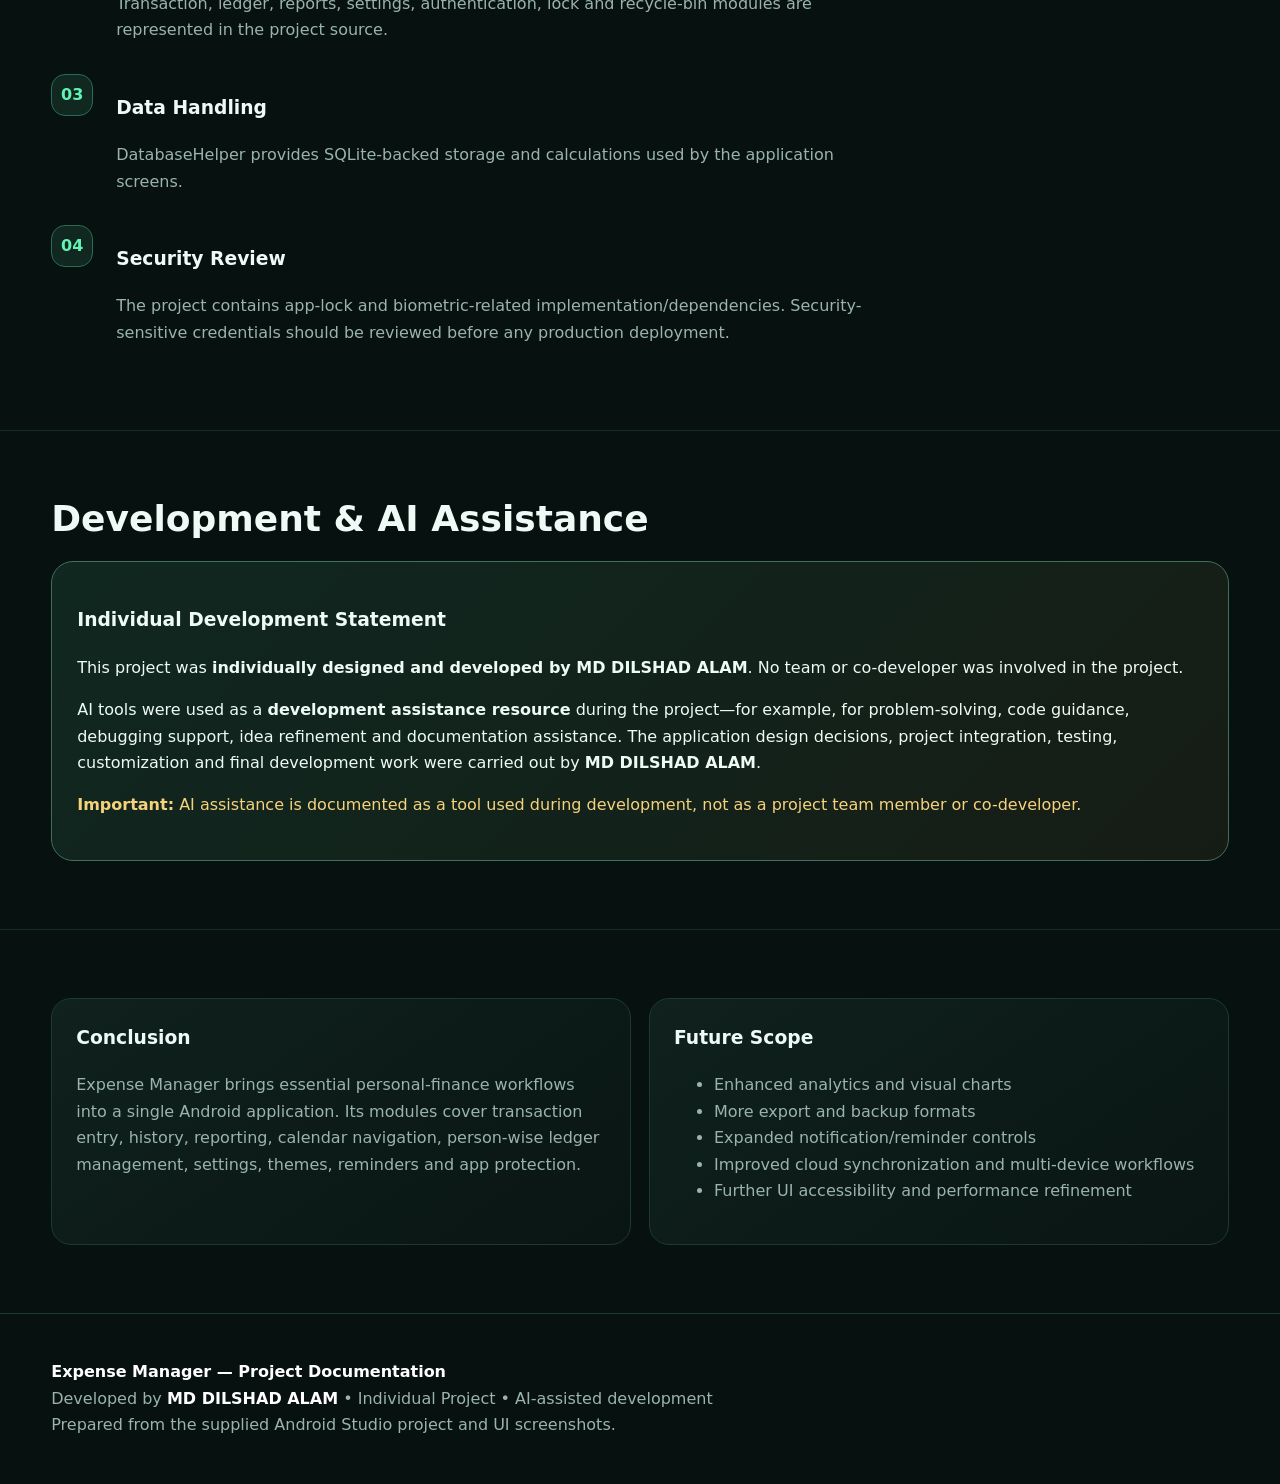
<file: expense-manager-index.html>
<!doctype html>
<html lang="en">
<head>
<meta charset="utf-8"><meta name="viewport" content="width=device-width,initial-scale=1">
<title>Expense Manager — Project Report | MD DILSHAD ALAM</title>
<meta name="description" content="Professional project documentation for Expense Manager, individually designed and developed by MD DILSHAD ALAM with AI assistance.">
<style>
:root{--bg:#07110f;--panel:#0d1b18;--panel2:#10231f;--text:#eefaf5;--muted:#9ab4ab;--accent:#61f2b4;--accent2:#33b77f;--line:#1b3b32;--gold:#f6d27b;--shadow:0 20px 70px rgba(0,0,0,.35)}
*{box-sizing:border-box}html{scroll-behavior:smooth}body{margin:0;background:radial-gradient(circle at 20% 0%,#12352d 0,transparent 32%),radial-gradient(circle at 100% 20%,#1b332c 0,transparent 28%),var(--bg);color:var(--text);font-family:Inter,ui-sans-serif,system-ui,-apple-system,Segoe UI,Roboto,Arial,sans-serif;line-height:1.65}a{color:inherit;text-decoration:none}.container{width:min(1180px,92%);margin:auto}nav{position:sticky;top:0;z-index:20;background:rgba(7,17,15,.78);backdrop-filter:blur(18px);border-bottom:1px solid var(--line)}.navin{display:flex;align-items:center;justify-content:space-between;padding:13px 0;gap:20px}.brand{display:flex;align-items:center;gap:12px;font-weight:800}.brand img{width:38px;height:38px;border-radius:12px;object-fit:cover;box-shadow:0 0 25px rgba(97,242,180,.18)}.navlinks{display:flex;gap:18px;flex-wrap:wrap;color:var(--muted);font-size:14px}.navlinks a:hover{color:var(--accent)}.hero{padding:85px 0 65px}.hero-grid{display:grid;grid-template-columns:1.25fr .75fr;gap:45px;align-items:center}.kicker{display:inline-flex;padding:7px 11px;border:1px solid #285b4c;border-radius:999px;color:var(--accent);background:rgba(97,242,180,.07);font-size:12px;font-weight:800;letter-spacing:.12em}h1{font-size:clamp(42px,7vw,78px);line-height:1.02;margin:18px 0}.gradient{background:linear-gradient(110deg,#fff,var(--accent),#d2fff0);-webkit-background-clip:text;background-clip:text;color:transparent}.hero p{font-size:18px;color:var(--muted);max-width:760px}.hero-actions{display:flex;gap:12px;flex-wrap:wrap;margin-top:25px}.btn{border:1px solid var(--line);padding:12px 17px;border-radius:13px;background:#0d1c19;color:#fff;font-weight:700;cursor:pointer}.btn.primary{background:var(--accent);color:#052118;border-color:var(--accent)}.hero-card{background:linear-gradient(145deg,rgba(20,53,44,.92),rgba(8,22,18,.95));border:1px solid var(--line);border-radius:28px;padding:25px;box-shadow:var(--shadow)}.hero-card img{width:100%;max-height:290px;object-fit:contain;border-radius:20px;background:#07110f}.statgrid{display:grid;grid-template-columns:repeat(4,1fr);gap:14px;margin:30px 0}.stat{padding:20px;border:1px solid var(--line);background:rgba(13,27,24,.72);border-radius:18px}.stat b{display:block;font-size:28px;color:var(--accent)}.stat span{color:var(--muted);font-size:13px}section{padding:68px 0;border-top:1px solid rgba(27,59,50,.65)}.section-head{display:flex;justify-content:space-between;align-items:end;gap:20px;margin-bottom:25px}h2{font-size:36px;line-height:1.1;margin:0 0 8px}.lead{color:var(--muted);max-width:760px}.grid2{display:grid;grid-template-columns:repeat(2,1fr);gap:18px}.feature,.info{padding:24px;border:1px solid var(--line);border-radius:20px;background:linear-gradient(145deg,rgba(16,35,31,.92),rgba(9,22,19,.92))}.feature h3,.info h3{margin-top:0}.feature p,.info p,.info li{color:var(--muted)}.timeline{display:grid;gap:14px}.step{display:grid;grid-template-columns:50px 1fr;gap:15px;align-items:start}.num{width:42px;height:42px;border-radius:14px;display:grid;place-items:center;background:rgba(97,242,180,.1);border:1px solid #2c6a56;color:var(--accent);font-weight:900}.screens-toolbar{display:flex;gap:12px;flex-wrap:wrap;margin-bottom:22px}input{flex:1;min-width:220px;padding:13px 15px;border-radius:13px;border:1px solid var(--line);background:#081511;color:#fff;outline:none}.screen-grid{display:grid;grid-template-columns:repeat(3,1fr);gap:18px}.screen-card{overflow:hidden;border:1px solid var(--line);background:#0a1815;border-radius:20px;transition:.25s;box-shadow:0 10px 30px rgba(0,0,0,.16)}.screen-card:hover{transform:translateY(-4px);border-color:#347b64}.screen-media{background:#020806;padding:12px;height:430px;display:flex;align-items:center;justify-content:center}.screen-media img{max-width:100%;max-height:100%;object-fit:contain;border-radius:10px}.screen-body{padding:19px}.screen-body h3{margin:4px 0 7px}.screen-body p{color:var(--muted);font-size:14px;min-height:66px}.eyebrow{font-size:10px;letter-spacing:.15em;color:var(--accent);font-weight:900}code{font-size:11px;color:#b7d8cd;background:#07120f;padding:5px 7px;border-radius:7px}.arch{display:grid;grid-template-columns:repeat(3,1fr);gap:14px;align-items:stretch}.layer{padding:23px;border:1px solid var(--line);border-radius:18px;background:rgba(14,31,27,.8)}.layer strong{color:var(--accent)}.flow{display:flex;flex-wrap:wrap;gap:10px;align-items:center}.flow span{padding:10px 13px;border:1px solid var(--line);background:#0d1e19;border-radius:12px}.flow i{color:var(--gold)}details{border:1px solid var(--line);border-radius:16px;background:#0b1916;margin:10px 0;overflow:hidden}summary{cursor:pointer;padding:15px 18px;font-weight:750}pre{margin:0;padding:18px;overflow:auto;background:#050c0a;color:#ccefe2;font-size:12px;line-height:1.5;border-top:1px solid var(--line)}.ai-note{border:1px solid #426e5e;background:linear-gradient(135deg,rgba(97,242,180,.10),rgba(246,210,123,.06));padding:25px;border-radius:22px}.footer{padding:45px 0;color:var(--muted);border-top:1px solid var(--line)}.footer strong{color:#fff}.print-only{display:none}@media(max-width:900px){.hero-grid,.grid2{grid-template-columns:1fr}.screen-grid{grid-template-columns:repeat(2,1fr)}.statgrid{grid-template-columns:repeat(2,1fr)}.arch{grid-template-columns:1fr}.navlinks{display:none}}@media(max-width:600px){.hero{padding-top:55px}.screen-grid{grid-template-columns:1fr}.screen-media{height:500px}h2{font-size:30px}}
@media print{nav,.hero-actions,.screens-toolbar{display:none!important}body{background:white;color:#111}section,.hero{break-inside:avoid}.hero-card,.feature,.info,.screen-card,.layer,.ai-note{box-shadow:none;border:1px solid #ccc;background:white;color:#111}.screen-grid{grid-template-columns:repeat(2,1fr)}.screen-media{height:360px;background:#f7f7f7}.lead,.feature p,.info p,.info li,.screen-body p,.footer{color:#444}.gradient{color:#111;background:none}.print-only{display:block}}
</style></head>
<body>
<nav><div class="container navin"><a class="brand" href="#top"><img src="expense-manager-logo.png" onerror="this.src='expense-manager-app-icon.webp'" alt="Expense Manager logo"><span>Expense Manager</span></a><div class="navlinks"><a href="#overview">Overview</a><a href="#features">Features</a><a href="#architecture">Architecture</a><a href="#screens">Screens</a><a href="#implementation">Implementation</a><a href="#ai">AI & Authorship</a></div></div></nav>
<main id="top"><header class="hero"><div class="container hero-grid"><div><span class="kicker">ANDROID PROJECT • VERSION 1.0</span><h1><span class="gradient">Expense Manager</span><br>Project Report</h1><p>A complete personal-finance Android application designed and developed individually by <strong>MD DILSHAD ALAM</strong>, with AI assistance used as a development support tool.</p><div class="hero-actions"><button class="btn primary" onclick="window.print()">Print / Save as PDF</button><a class="btn" href="#screens">Explore UI Screens</a></div></div><div class="hero-card"><img src="expense-manager-dilshad.png" alt="Expense Manager Dashboard"><p style="margin:14px 0 0;color:var(--muted)"><strong style="color:#fff">Developer:</strong> MD DILSHAD ALAM<br><strong style="color:#fff">Project type:</strong> Individual Android Application</p></div></div></header>
<section id="overview"><div class="container"><div class="section-head"><div><h2>Project Overview</h2><p class="lead">Expense Manager is designed to help users record, organize and understand personal financial activity from a single Android application.</p></div></div><div class="statgrid"><div class="stat"><b>35+</b><span>XML layouts in project</span></div><div class="stat"><b>21</b><span>Supplied UI screenshots</span></div><div class="stat"><b>36</b><span>Compile / target SDK</span></div><div class="stat"><b>1</b><span>Individual developer</span></div></div><div class="grid2"><article class="info"><h3>Problem Statement</h3><p>Personal financial records can become scattered across notes, messages and memory. The project addresses this by bringing transactions, balances, reports, calendar views and personal ledgers into one mobile interface.</p></article><article class="info"><h3>Project Objective</h3><p>To build a practical, visually organized Android solution for recording income and expenses, reviewing financial history, handling person-wise Udhar records, and protecting private financial information.</p></article></div></div></section>
<section id="features"><div class="container"><div class="section-head"><div><h2>Core Features</h2><p class="lead">The feature set below is based on the supplied Android project structure, activities, layouts and implementation classes.</p></div></div><div class="grid2"><article class="feature"><h3>💰 Transactions & Balance</h3><p>Add income and expense transactions, maintain stored records, calculate balance, and distinguish cash and online amounts.</p></article><article class="feature"><h3>📊 Financial Analysis</h3><p>Monthly report and transaction history screens provide structured views for reviewing financial activity.</p></article><article class="feature"><h3>📅 Calendar View</h3><p>Calendar-based navigation helps users associate financial activity with dates.</p></article><article class="feature"><h3>🤝 Personal Ledger / Udhar</h3><p>Person-wise ledger records support amounts given and received, descriptions, history and balance status.</p></article><article class="feature"><h3>🔐 Security</h3><p>Authentication flows, app lock and biometric-related dependencies are included in the project.</p></article><article class="feature"><h3>🎨 Themes & Settings</h3><p>Theme management and settings screens provide personalization and configuration controls.</p></article><article class="feature"><h3>🗑️ Recycle Bin</h3><p>Deleted transaction data is handled through a dedicated recycle-bin module rather than immediately disappearing from the interface.</p></article><article class="feature"><h3>🔔 Reminders</h3><p>The project includes reminder scheduling and a reminder receiver for notification-related functionality.</p></article></div></div></section>
<section id="architecture"><div class="container"><h2>System Architecture</h2><p class="lead">The implementation uses a traditional Android activity-based UI with local data management, Firebase services for authentication/cloud-related functionality, and supporting utility/security classes.</p><div class="arch" style="margin-top:25px"><div class="layer"><strong>Presentation Layer</strong><p>Activities + XML layouts + ViewBinding + RecyclerView adapters</p></div><div class="layer"><strong>Application Logic</strong><p>Transaction, report, theme, reminder, authentication and ledger activities/classes</p></div><div class="layer"><strong>Data Layer</strong><p>SQLite via <code>DatabaseHelper</code>, SharedPreferences and Firebase services</p></div></div><h3 style="margin-top:35px">Application Flow</h3><div class="flow"><span>Splash</span><i>→</i><span>Authentication / Lock</span><i>→</i><span>Dashboard</span><i>→</i><span>Transactions</span><i>→</i><span>Reports / Calendar</span><i>→</i><span>Ledger / Settings</span></div><h3 style="margin-top:35px">Technology Stack</h3><ul class="lead"><li>Android / Java</li><li>XML-based UI with ViewBinding</li><li>SQLite database through SQLiteOpenHelper</li><li>Firebase Authentication and Firestore dependencies</li><li>AndroidX Material, RecyclerView, ConstraintLayout and Biometric APIs</li><li>Compile SDK 36, minimum SDK 21, Java 11 compatibility</li></ul></div></section>
<section id="screens"><div class="container"><div class="section-head"><div><h2>Complete UI Documentation</h2><p class="lead">All supplied app screenshots are presented below. Use the search box to quickly locate a screen.</p></div></div><div class="screens-toolbar"><input id="screenSearch" placeholder="Search screens, XML names, or features…"><button class="btn" onclick="document.getElementById('screenSearch').value='';filterScreens()">Clear</button></div><div class="screen-grid"><article class="screen-card" data-search="Add Transaction activity_add_transaction.xml.jpg Records income or expense entries with transaction details."><div class="screen-media"><img src="expense-manager-activity_add_transaction.xml.jpg" alt="Add Transaction" loading="lazy"></div><div class="screen-body"><span class="eyebrow">UI SCREEN</span><h3>Add Transaction</h3><p>Records income or expense entries with transaction details.</p><code>activity_add_transaction.xml</code></div></article><article class="screen-card" data-search="Add Udhar activity_add_udhar.xml.jpg Adds money given/received in the personal Udhar ledger."><div class="screen-media"><img src="expense-manager-activity_add_udhar.xml.jpg" alt="Add Udhar" loading="lazy"></div><div class="screen-body"><span class="eyebrow">UI SCREEN</span><h3>Add Udhar</h3><p>Adds money given/received in the personal Udhar ledger.</p><code>activity_add_udhar.xml</code></div></article><article class="screen-card" data-search="App Creator / About activity_app_creator.xml.jpg Contains the project creator/app information screen."><div class="screen-media"><img src="expense-manager-activity_app_creator.xml.jpg" alt="App Creator / About" loading="lazy"></div><div class="screen-body"><span class="eyebrow">UI SCREEN</span><h3>App Creator / About</h3><p>Contains the project creator/app information screen.</p><code>activity_app_creator.xml</code></div></article><article class="screen-card" data-search="Calendar activity_calendar.xml.jpg Organizes and views finance-related entries by date."><div class="screen-media"><img src="expense-manager-activity_calendar.xml.jpg" alt="Calendar" loading="lazy"></div><div class="screen-body"><span class="eyebrow">UI SCREEN</span><h3>Calendar</h3><p>Organizes and views finance-related entries by date.</p><code>activity_calendar.xml</code></div></article><article class="screen-card" data-search="Email Login activity_email_login.xml.jpg Provides account authentication using an email-based sign-in flow."><div class="screen-media"><img src="expense-manager-activity_email_login.xml.jpg" alt="Email Login" loading="lazy"></div><div class="screen-body"><span class="eyebrow">UI SCREEN</span><h3>Email Login</h3><p>Provides account authentication using an email-based sign-in flow.</p><code>activity_email_login.xml</code></div></article><article class="screen-card" data-search="App Lock activity_lock.xml.jpg Protects the application with a local lock mechanism."><div class="screen-media"><img src="expense-manager-activity_lock.xml.jpg" alt="App Lock" loading="lazy"></div><div class="screen-body"><span class="eyebrow">UI SCREEN</span><h3>App Lock</h3><p>Protects the application with a local lock mechanism.</p><code>activity_lock.xml</code></div></article><article class="screen-card" data-search="Dashboard / Home activity_main.xml.jpg Central dashboard showing balance, cash/online amounts, income, expenses and Udhar summaries."><div class="screen-media"><img src="expense-manager-activity_main.xml.jpg" alt="Dashboard / Home" loading="lazy"></div><div class="screen-body"><span class="eyebrow">UI SCREEN</span><h3>Dashboard / Home</h3><p>Central dashboard showing balance, cash/online amounts, income, expenses and Udhar summaries.</p><code>activity_main.xml</code></div></article><article class="screen-card" data-search="Monthly Report activity_monthly_report.xml.jpg Presents monthly financial information for analysis and review."><div class="screen-media"><img src="expense-manager-activity_monthly_report.xml.jpg" alt="Monthly Report" loading="lazy"></div><div class="screen-body"><span class="eyebrow">UI SCREEN</span><h3>Monthly Report</h3><p>Presents monthly financial information for analysis and review.</p><code>activity_monthly_report.xml</code></div></article><article class="screen-card" data-search="Personal Ledger activity_personal_ledger.xml.jpg Tracks person-wise ledger balances and entries."><div class="screen-media"><img src="expense-manager-activity_personal_ledger.xml.jpg" alt="Personal Ledger" loading="lazy"></div><div class="screen-body"><span class="eyebrow">UI SCREEN</span><h3>Personal Ledger</h3><p>Tracks person-wise ledger balances and entries.</p><code>activity_personal_ledger.xml</code></div></article><article class="screen-card" data-search="Phone Login activity_phone_login.xml.jpg Provides an alternate phone-based authentication flow."><div class="screen-media"><img src="expense-manager-activity_phone_login.xml.jpg" alt="Phone Login" loading="lazy"></div><div class="screen-body"><span class="eyebrow">UI SCREEN</span><h3>Phone Login</h3><p>Provides an alternate phone-based authentication flow.</p><code>activity_phone_login.xml</code></div></article><article class="screen-card" data-search="Profile activity_profile.xml.jpg Displays and manages the user profile information."><div class="screen-media"><img src="expense-manager-activity_profile.xml.jpg" alt="Profile" loading="lazy"></div><div class="screen-body"><span class="eyebrow">UI SCREEN</span><h3>Profile</h3><p>Displays and manages the user profile information.</p><code>activity_profile.xml</code></div></article><article class="screen-card" data-search="Recycle Bin activity_recycle_bin.xml.jpg Keeps deleted transaction data available for recovery/management."><div class="screen-media"><img src="expense-manager-activity_recycle_bin.xml.jpg" alt="Recycle Bin" loading="lazy"></div><div class="screen-body"><span class="eyebrow">UI SCREEN</span><h3>Recycle Bin</h3><p>Keeps deleted transaction data available for recovery/management.</p><code>activity_recycle_bin.xml</code></div></article><article class="screen-card" data-search="Settings activity_settings.xml.jpg Provides application preferences and configuration options."><div class="screen-media"><img src="expense-manager-activity_settings.xml.jpg" alt="Settings" loading="lazy"></div><div class="screen-body"><span class="eyebrow">UI SCREEN</span><h3>Settings</h3><p>Provides application preferences and configuration options.</p><code>activity_settings.xml</code></div></article><article class="screen-card" data-search="Sign Up activity_signup.xml.jpg Creates a new user account and starts the onboarding process."><div class="screen-media"><img src="expense-manager-activity_signup.xml.jpg" alt="Sign Up" loading="lazy"></div><div class="screen-body"><span class="eyebrow">UI SCREEN</span><h3>Sign Up</h3><p>Creates a new user account and starts the onboarding process.</p><code>activity_signup.xml</code></div></article><article class="screen-card" data-search="Splash Screen activity_splash.xml.jpg Introduces the application with its branded launch experience."><div class="screen-media"><img src="expense-manager-activity_splash.xml.jpg" alt="Splash Screen" loading="lazy"></div><div class="screen-body"><span class="eyebrow">UI SCREEN</span><h3>Splash Screen</h3><p>Introduces the application with its branded launch experience.</p><code>activity_splash.xml</code></div></article><article class="screen-card" data-search="Themes activity_themes.xml.jpg Allows the user to manage the visual theme of the application."><div class="screen-media"><img src="expense-manager-activity_themes.xml.jpg" alt="Themes" loading="lazy"></div><div class="screen-body"><span class="eyebrow">UI SCREEN</span><h3>Themes</h3><p>Allows the user to manage the visual theme of the application.</p><code>activity_themes.xml</code></div></article><article class="screen-card" data-search="Transactions activity_transactions.xml.jpg Displays stored transaction history for review and management."><div class="screen-media"><img src="expense-manager-activity_transactions.xml.jpg" alt="Transactions" loading="lazy"></div><div class="screen-body"><span class="eyebrow">UI SCREEN</span><h3>Transactions</h3><p>Displays stored transaction history for review and management.</p><code>activity_transactions.xml</code></div></article><article class="screen-card" data-search="Udhar History activity_udhar_history.xml.jpg Shows historical Udhar entries and related records."><div class="screen-media"><img src="expense-manager-activity_udhar_history.xml.jpg" alt="Udhar History" loading="lazy"></div><div class="screen-body"><span class="eyebrow">UI SCREEN</span><h3>Udhar History</h3><p>Shows historical Udhar entries and related records.</p><code>activity_udhar_history.xml</code></div></article><article class="screen-card" data-search="Profile Menu profile_menu_layout.jpg Quick profile actions exposed from the dashboard."><div class="screen-media"><img src="expense-manager-profile_menu_layout.jpg" alt="Profile Menu" loading="lazy"></div><div class="screen-body"><span class="eyebrow">UI SCREEN</span><h3>Profile Menu</h3><p>Quick profile actions exposed from the dashboard.</p><code>profile_menu_layout</code></div></article><article class="screen-card" data-search="Forgot App Lock activity_forgot_lock.xml.png Provides a recovery flow for the application lock."><div class="screen-media"><img src="expense-manager-activity_forgot_lock.xml.png" alt="Forgot App Lock" loading="lazy"></div><div class="screen-body"><span class="eyebrow">UI SCREEN</span><h3>Forgot App Lock</h3><p>Provides a recovery flow for the application lock.</p><code>activity_forgot_lock.xml</code></div></article><article class="screen-card" data-search="Forgot Password activity_forgot_password.xml.png Supports password recovery for account access."><div class="screen-media"><img src="expense-manager-activity_forgot_password.xml.png" alt="Forgot Password" loading="lazy"></div><div class="screen-body"><span class="eyebrow">UI SCREEN</span><h3>Forgot Password</h3><p>Supports password recovery for account access.</p><code>activity_forgot_password.xml</code></div></article></div></div></section>
<section id="implementation"><div class="container"><h2>Implementation Highlights</h2><p class="lead">Selected source excerpts are included to document the real implementation approach. The complete source remains in the supplied Android Studio project.</p><div style="margin-top:22px"><details class="code-card"><summary>MainActivity.java</summary><pre><code>package com.example.expensemate;

import android.content.Intent;
import android.content.SharedPreferences;
import android.net.Uri;
import android.os.Bundle;
import android.os.Handler;
import android.os.Looper;
import android.view.GestureDetector;
import android.view.MotionEvent;
import android.view.View;
import android.view.animation.Animation;
import android.view.animation.ScaleAnimation;
import android.widget.Button;
import android.widget.ImageView;
import android.widget.TextView;
import android.widget.Toast;

import androidx.appcompat.app.AlertDialog;
import androidx.appcompat.app.AppCompatActivity;
import androidx.appcompat.app.AppCompatDelegate;

import com.example.expensemate.auth.EmailLoginActivity;
import com.example.expensemate.udhar.AddUdharActivity;
import com.example.expensemate.udhar.UdharHistoryActivity;
import com.google.firebase.auth.FirebaseAuth;

import java.util.Locale;
import java.util.concurrent.ExecutorService;
import java.util.concurrent.Executors;

public class MainActivity extends AppCompatActivity {

    private TextView balanceText, homeUserName;
    private TextView cashBalanceText, onlineBalanceText;
    private TextView udharLiyaText, udharDiyaText;
    private ImageView homeProfileImage;
    private Button incomeBtn, expenseBtn, addUdharBtn, udharHistoryBtn;
    private GestureDetector gestureDetector;
    private DatabaseHelper dbHelper;

    private ExecutorService executorService = Executors.newSingleThreadExecutor();
    private Handler mainHandler = new Handler(Looper.getMainLooper());

    @Override
    protected void onCreate(Bundle savedInstanceState) {
        super.onCreate(savedInstanceState);
        applySavedTheme();
        setContentView(R.layout.activity_main);

        initializeViews();
        setupGestureDetector();
        setupClickListeners();

        // Show loading state
        showLoadingState();

        // Load data in background
        loadDataInBackground();
    }

    private void applySavedTheme() {
        int savedTheme = ThemeUtils.getCurrentTheme(this);
        if (savedTheme == ThemeUtils.THEME_DARK) {
            AppCompatDelegate.setDefaultNightMode(AppCompatDelegate.MODE_NIGHT_YES);
        } else {
            AppCompatDelegate.setDefaultNightMode(AppCompatDelegate.MODE_NIGHT_NO);
        }
    }
</code></pre></details><details class="code-card"><summary>DatabaseHelper.java</summary><pre><code>package com.example.expensemate;

import android.content.ContentValues;
import android.content.Context;
import android.database.Cursor;
import android.database.sqlite.SQLiteDatabase;
import android.database.sqlite.SQLiteOpenHelper;
import android.util.Log;

import androidx.annotation.Nullable;

import java.text.SimpleDateFormat;
import java.util.ArrayList;
import java.util.Date;
import java.util.List;
import java.util.Locale;

public class DatabaseHelper extends SQLiteOpenHelper {

    private static final String DATABASE_NAME = &quot;ExpenseManager.db&quot;;
    private static final int DATABASE_VERSION = 9;

    // Table Names
    private static final String TABLE_TRANSACTIONS = &quot;transactions&quot;;
    private static final String TABLE_PERSONS = &quot;persons&quot;;
    private static final String TABLE_LEDGER = &quot;ledger&quot;;
    private static final String TABLE_MARKS = &quot;marks&quot;;
    private static final String TABLE_DELETED_TRANSACTIONS = &quot;deleted_transactions&quot;;

    // Common Columns
    private static final String COL_ID = &quot;id&quot;;

    // Transactions Table Columns
    private static final String COL_TYPE = &quot;type&quot;;
    private static final String COL_AMOUNT = &quot;amount&quot;;
    private static final String COL_DESCRIPTION = &quot;description&quot;;
    private static final String COL_CATEGORY = &quot;category&quot;;
    private static final String COL_DATE = &quot;date&quot;;
    private static final String COL_PAYMENT_MODE = &quot;payment_mode&quot;;

    // Transaction Update History
    private static final String TABLE_TRANSACTION_UPDATES = &quot;transaction_updates&quot;;
    // Personal Ledger Update History
    private static final String TABLE_LEDGER_UPDATES = &quot;ledger_updates&quot;;
    private static final String COL_UPDATE_ID = &quot;update_id&quot;;
    private static final String COL_TRANSACTION_ID = &quot;transaction_id&quot;;
    private static final String COL_OLD_TYPE = &quot;old_type&quot;;
    private static final String COL_OLD_AMOUNT = &quot;old_amount&quot;;
    private static final String COL_OLD_DESCRIPTION = &quot;old_description&quot;;
    private static final String COL_OLD_CATEGORY = &quot;old_category&quot;;
    private static final String COL_OLD_DATE = &quot;old_date&quot;;
    private static final String COL_NEW_TYPE = &quot;new_type&quot;;
    private static final String COL_NEW_AMOUNT = &quot;new_amount&quot;;
    private static final String COL_NEW_DESCRIPTION = &quot;new_description&quot;;
    private static final String COL_NEW_CATEGORY = &quot;new_category&quot;;
    private static final String COL_NEW_DATE = &quot;new_date&quot;;
    private static final String COL_UPDATED_AT = &quot;updated_at&quot;;

    // Persons Table Columns
    private static final String COL_NAME = &quot;name&quot;;
    private static final String COL_PHONE = &quot;phone&quot;;

    // Ledger Table Columns
    private static final String COL_PERSON_ID = &quot;personId&quot;;
    private static final String COL_LEDGER_TYPE = &quot;type&quot;; // &quot;+&quot; for Diya, &quot;-&quot; for Liya
    private static final String COL_LEDGER_DESC = &quot;description&quot;; // new column

    // Marks Table Columns
    private static final String COL_MARK_TITLE = &quot;title&quot;;
    private static final String COL_MARK_AMOUNT = &quot;amount&quot;;</code></pre></details><details class="code-card"><summary>AddTransactionActivity.java</summary><pre><code>package com.example.expensemate;

import android.content.Intent;
import android.os.Bundle;
import android.view.View;
import android.widget.ArrayAdapter;
import android.widget.Button;
import android.widget.EditText;
import android.widget.Spinner;
import android.widget.TextView;
import android.widget.Toast;

import androidx.appcompat.app.AppCompatActivity;

import com.example.expensemate.udhar.AddUdharActivity;

import java.text.SimpleDateFormat;
import java.util.Date;
import java.util.Locale;

public class AddTransactionActivity
        extends AppCompatActivity {

    private EditText amountInput;
    private EditText descriptionInput;

    private Spinner categorySpinner;

    private Button saveBtn;
    private Button udharBtn;

    private Button cashBtn;
    private Button onlineBtn;

    private DatabaseHelper dbHelper;

    private String transactionType;

    private int editId = -1;

    private String paymentMode =
            &quot;Cash&quot;;

    @Override
    protected void onCreate(
            Bundle savedInstanceState
    ) {

        super.onCreate(
                savedInstanceState
        );

        setContentView(
                R.layout.activity_add_transaction
        );

        transactionType =
                getIntent().getStringExtra(
                        &quot;TRANSACTION_TYPE&quot;
                );

        dbHelper =
                new DatabaseHelper(this);

        amountInput =
                findViewById(
                        R.id.amountInput
                );

        descriptionInput =</code></pre></details><details class="code-card"><summary>MonthlyReportActivity.java</summary><pre><code>package com.example.expensemate;

import android.os.Bundle;
import android.widget.TextView;
import androidx.appcompat.app.AppCompatActivity;
import java.util.Locale;

public class MonthlyReportActivity extends AppCompatActivity {

    private TextView monthIncome, monthExpense, monthBalance;
    private DatabaseHelper dbHelper;

    @Override
    protected void onCreate(Bundle savedInstanceState) {
        super.onCreate(savedInstanceState);
        setContentView(R.layout.activity_monthly_report);

        monthIncome  = findViewById(R.id.monthIncome);
        monthExpense = findViewById(R.id.monthExpense);
        monthBalance = findViewById(R.id.monthBalance);

        dbHelper = new DatabaseHelper(this);

        loadReport();
    }

    private void loadReport() {
        double income  = dbHelper.getTotalIncome();
        double expense = dbHelper.getTotalExpense();
        double balance = income - expense;

        monthIncome.setText(String.format(Locale.getDefault(),  &quot;₹%.2f&quot;, income));
        monthExpense.setText(String.format(Locale.getDefault(), &quot;₹%.2f&quot;, expense));
        monthBalance.setText(String.format(Locale.getDefault(), &quot;₹%.2f&quot;, balance));
    }
}</code></pre></details><details class="code-card"><summary>SettingsActivity.java</summary><pre><code>package com.example.expensemate;

import android.content.Intent;
import android.content.SharedPreferences;
import android.net.Uri;
import android.os.Bundle;
import android.text.InputType;
import android.widget.ArrayAdapter;
import android.widget.Button;
import android.widget.EditText;
import android.widget.Spinner;
import android.widget.Toast;

import androidx.appcompat.app.AlertDialog;
import androidx.appcompat.app.AppCompatActivity;
import androidx.appcompat.widget.SwitchCompat;
import androidx.biometric.BiometricManager;
import androidx.activity.result.ActivityResultLauncher;
import androidx.activity.result.contract.ActivityResultContracts;

import com.example.expensemate.security.LockManager;

import java.io.BufferedReader;
import java.io.BufferedWriter;
import java.io.File;
import java.io.FileOutputStream;
import java.io.IOException;
import java.io.InputStreamReader;
import java.io.OutputStreamWriter;
import java.text.SimpleDateFormat;
import java.util.ArrayList;
import java.util.Date;
import java.util.List;
import java.util.Locale;

public class SettingsActivity
        extends AppCompatActivity {

    private DatabaseHelper dbHelper;

    private LockManager lockManager;

    private SharedPreferences securityPrefs;

    private SwitchCompat appLockSwitch;
    private SwitchCompat biometricSwitch;
    private SwitchCompat privacyModeSwitch;

    private Button changePinBtn;
    private Button autoLockBtn;

    private ActivityResultLauncher&lt;String&gt;
            exportLauncher;

    private ActivityResultLauncher&lt;String[]&gt;
            importLauncher;

    @Override
    protected void onCreate(
            Bundle savedInstanceState
    ) {

        super.onCreate(
                savedInstanceState
        );

        dbHelper =
                new DatabaseHelper(this);

        lockManager =</code></pre></details><details class="code-card"><summary>CalendarActivity.java</summary><pre><code>package com.example.expensemate;

import android.app.TimePickerDialog;
import android.content.Intent;
import android.database.Cursor;
import android.graphics.Color;
import android.graphics.Typeface;
import android.net.Uri;
import android.os.Bundle;
import android.view.Gravity;
import android.view.GestureDetector;
import android.view.MotionEvent;
import android.view.View;
import android.widget.Button;
import android.widget.GridLayout;
import android.widget.ImageButton;
import android.widget.LinearLayout;
import android.widget.RadioButton;
import android.widget.RadioGroup;
import android.widget.TextView;
import android.widget.TimePicker;
import android.widget.Toast;

import androidx.appcompat.app.AlertDialog;
import androidx.appcompat.app.AppCompatActivity;
import androidx.appcompat.widget.AppCompatEditText;

import java.text.SimpleDateFormat;
import java.util.Calendar;
import java.util.HashMap;
import java.util.Locale;
import java.util.Map;

public class CalendarActivity extends AppCompatActivity {

    private TextView monthYearText;
    private GridLayout calendarGrid;
    private DatabaseHelper dbHelper;
    private GestureDetector gestureDetector;
    private Calendar currentCalendar;

    // date → [income, expense]
    private final Map&lt;String, double[]&gt; transactionMap = new HashMap&lt;&gt;();
    // date → markType (&quot;lena&quot; / &quot;dena&quot; / &quot;both&quot;)
    private final Map&lt;String, String&gt; markMap = new HashMap&lt;&gt;();

    private static final String[] DAY_NAMES = {&quot;Sun&quot;, &quot;Mon&quot;, &quot;Tue&quot;, &quot;Wed&quot;, &quot;Thu&quot;, &quot;Fri&quot;, &quot;Sat&quot;};

    @Override
    protected void onCreate(Bundle savedInstanceState) {
        super.onCreate(savedInstanceState);
        setContentView(R.layout.activity_calendar);

        dbHelper = new DatabaseHelper(this);
        currentCalendar = Calendar.getInstance();

        monthYearText = findViewById(R.id.monthYearText);
        calendarGrid = findViewById(R.id.calendarGrid);

        // Header buttons
        ImageButton backBtn = findViewById(R.id.backBtnCalendar);
        backBtn.setOnClickListener(v -&gt; finish());

        Button reportBtn = findViewById(R.id.reportBtnCal);
        if (reportBtn != null) reportBtn.setOnClickListener(v -&gt;
                startActivity(new Intent(this, MonthlyReportActivity.class)));

        // Month navigation
        findViewById(R.id.prevMonthBtn).setOnClickListener(v -&gt; {
            currentCalendar.add(Calendar.MONTH, -1);</code></pre></details><details class="code-card"><summary>RecycleBinActivity.java</summary><pre><code>package com.example.expensemate;

import android.database.Cursor;
import android.os.Bundle;
import android.text.Editable;
import android.text.TextWatcher;
import android.view.View;
import android.widget.Button;
import android.widget.EditText;
import android.widget.LinearLayout;
import android.widget.ListView;
import android.widget.Spinner;
import android.widget.ArrayAdapter;

import androidx.appcompat.app.AlertDialog;
import androidx.appcompat.app.AppCompatActivity;

import java.util.ArrayList;
import java.util.List;

public class RecycleBinActivity extends AppCompatActivity {

    private ListView listView;
    private DatabaseHelper dbHelper;
    private DeletedTransactionAdapter adapter;

    private EditText searchBox;
    private Spinner filterSpinner;

    private Button tabTransaction;
    private Button tabUdhar;
    private Button btnDeleteAll;

    private LinearLayout transactionFilterLayout;
    private LinearLayout udharFilterLayout;

    private List&lt;DeletedTransaction&gt; allDeletedList = new ArrayList&lt;&gt;();

    private boolean udharTabSelected = false;

    private String currentSearch = &quot;&quot;;
    private String currentFilter = &quot;All&quot;;

    @Override
    protected void onCreate(Bundle savedInstanceState) {
        super.onCreate(savedInstanceState);

        setContentView(R.layout.activity_recycle_bin);

        dbHelper = new DatabaseHelper(this);

        listView = findViewById(R.id.listDeleted);

        searchBox = findViewById(R.id.searchBox);

        filterSpinner = findViewById(R.id.filterSpinner);

        tabTransaction = findViewById(R.id.tabTransaction);
        tabUdhar = findViewById(R.id.tabUdhar);

        btnDeleteAll = findViewById(R.id.btnDeleteAll);

        transactionFilterLayout =
                findViewById(R.id.transactionFilterLayout);

        udharFilterLayout =
                findViewById(R.id.udharFilterLayout);

        setupFilters();
</code></pre></details><details class="code-card"><summary>ThemesActivity.java</summary><pre><code>package com.example.expensemate;

import android.content.Intent;
import android.os.Bundle;
import android.widget.Button;
import android.widget.Toast;
import androidx.appcompat.app.AppCompatActivity;
import androidx.appcompat.app.AppCompatDelegate;

public class ThemesActivity extends AppCompatActivity {

    @Override
    protected void onCreate(Bundle savedInstanceState) {
        super.onCreate(savedInstanceState);
        setContentView(R.layout.activity_themes);

        initializeViews();
    }

    private void initializeViews() {
        Button lightThemeBtn = findViewById(R.id.lightThemeBtn);
        Button darkThemeBtn = findViewById(R.id.darkThemeBtn);
        Button sunriseThemeBtn = findViewById(R.id.sunriseThemeBtn);
        Button oceanThemeBtn = findViewById(R.id.oceanThemeBtn);
        Button sunsetThemeBtn = findViewById(R.id.sunsetThemeBtn);
        Button customThemeBtn = findViewById(R.id.customThemeBtn);

        lightThemeBtn.setOnClickListener(v -&gt; applyLightTheme());
        darkThemeBtn.setOnClickListener(v -&gt; applyDarkTheme());
        sunriseThemeBtn.setOnClickListener(v -&gt; showComingSoon(&quot;Sunrise Gradient&quot;));
        oceanThemeBtn.setOnClickListener(v -&gt; showComingSoon(&quot;Ocean Gradient&quot;));
        sunsetThemeBtn.setOnClickListener(v -&gt; showComingSoon(&quot;Sunset Gradient&quot;));
        customThemeBtn.setOnClickListener(v -&gt; showCustomThemeDialog());
    }

    private void applyLightTheme() {
        ThemeUtils.saveTheme(this, ThemeUtils.THEME_LIGHT);
        AppCompatDelegate.setDefaultNightMode(AppCompatDelegate.MODE_NIGHT_NO);
        Toast.makeText(this, &quot;Light theme applied!&quot;, Toast.LENGTH_SHORT).show();
        restartApp();
    }

    private void applyDarkTheme() {
        ThemeUtils.saveTheme(this, ThemeUtils.THEME_DARK);
        AppCompatDelegate.setDefaultNightMode(AppCompatDelegate.MODE_NIGHT_YES);
        Toast.makeText(this, &quot;Dark theme applied!&quot;, Toast.LENGTH_SHORT).show();
        restartApp();
    }

    private void restartApp() {
        Intent intent = new Intent(this, MainActivity.class);
        intent.addFlags(Intent.FLAG_ACTIVITY_CLEAR_TOP | Intent.FLAG_ACTIVITY_NEW_TASK);
        startActivity(intent);
        finish();
    }

    private void showComingSoon(String featureName) {
        Toast.makeText(this, featureName + &quot; coming soon!&quot;, Toast.LENGTH_SHORT).show();
    }

    private void showCustomThemeDialog() {
        androidx.appcompat.app.AlertDialog.Builder builder = new androidx.appcompat.app.AlertDialog.Builder(this);
        builder.setTitle(&quot;Custom Theme Creator&quot;)
                .setMessage(&quot;Custom theme creator will be available in next update!&quot;)
                .setPositiveButton(&quot;OK&quot;, null)
                .show();
    }

    @Override
    public void onBackPressed() {</code></pre></details><details class="code-card"><summary>AppCreatorActivity.java</summary><pre><code>package com.example.expensemate;

import android.os.Bundle;
import android.widget.TextView;
import androidx.appcompat.app.AppCompatActivity;

public class AppCreatorActivity extends AppCompatActivity {

    @Override
    protected void onCreate(Bundle savedInstanceState) {
        super.onCreate(savedInstanceState);
        setContentView(R.layout.activity_app_creator);

        displayDeveloperInfo();
    }

    private void displayDeveloperInfo() {
        TextView developerInfo = findViewById(R.id.developerInfo);

        String info = &quot;🛠️ Developed By: MD DILSHAD BILAL\n&quot; +
                &quot;     \uD83D\uDC6C Best friend: MD ASIF ALAM\n&quot; +
                &quot;📱 Contact: +91 76544 06857\n&quot; +
                &quot;📧 Email: mddilshadbilal@gmail.com\n&quot; +
                &quot;📷 Instagram: @mddilshadbilal786\n&quot; +
                &quot;💼 Professional: TDS – Tech Developer\n\n&quot; +
                &quot;🎓 Education:\n&quot; +
                &quot;   • 12th (Science)\n&quot; +
                &quot;   • Diploma in Computer Science &amp; Engineering\n\n&quot; +
                &quot;🌟 Professional Skills:\n&quot; +
                &quot;• Android Development (Java/Kotlin)\n&quot; +
                &quot;• Python Programming\n&quot; +
                &quot;• Java Programming\n&quot; +
                &quot;• HTML &amp; CSS\n&quot; +
                &quot;• AI &amp; Machine Learning (Basics)\n&quot; +
                &quot;• Database Management (SQLite, Firebase)\n&quot; +
                &quot;• UI/UX Design (Figma, Material Design)\n&quot; +
                &quot;💻 Additional Skills:\n&quot; +
                &quot;• ADCA Certified\n&quot; +
                &quot;• MS Office (Word, Excel, PowerPoint)\n&quot; +
                &quot;• Computer Fundamentals\n&quot; +
                &quot;🔧 Technologies Used in This App:\n&quot; +
                &quot;• Java • XML • SQLite • Firebase\n&quot; +
                &quot;• Material Design • Gradients\n&quot; +
                &quot;• Android Studio\n\n&quot; +
                &quot;📍 Location: Patna, INDIA\n&quot; +
                &quot;❤️ Thank you for using Expense Manager!&quot;;

        developerInfo.setText(info);
    }
}</code></pre></details><details class="code-card"><summary>TransactionDetailsActivity.java</summary><pre><code>package com.example.expensemate;

import android.database.Cursor;
import android.os.Bundle;
import android.widget.LinearLayout;
import android.widget.TextView;

import androidx.appcompat.app.AppCompatActivity;

public class TransactionDetailsActivity
        extends AppCompatActivity {

    private DatabaseHelper dbHelper;

    private LinearLayout historyContainer;

    @Override
    protected void onCreate(Bundle savedInstanceState) {

        super.onCreate(savedInstanceState);

        setContentView(
                R.layout.activity_transaction_details
        );

        dbHelper =
                new DatabaseHelper(this);

        historyContainer =
                findViewById(
                        R.id.updateHistoryContainer
                );

        int transactionId =
                getIntent().getIntExtra(
                        &quot;transaction_id&quot;,
                        -1
                );

        if (transactionId != -1) {

            loadHistory(transactionId);
        }
    }

    private void loadHistory(int transactionId) {

        Cursor cursor =
                dbHelper.getTransactionUpdateHistory(
                        transactionId
                );

        if (cursor == null) {
            return;
        }

        while (cursor.moveToNext()) {

            String oldType =
                    cursor.getString(
                            cursor.getColumnIndexOrThrow(
                                    &quot;old_type&quot;
                            )
                    );

            double oldAmount =
                    cursor.getDouble(
                            cursor.getColumnIndexOrThrow(
                                    &quot;old_amount&quot;
                            )</code></pre></details></div></div></section>
<section id="testing"><div class="container"><h2>Testing & Verification Approach</h2><div class="timeline" style="margin-top:24px"><div class="step"><div class="num">01</div><div><h3>UI Verification</h3><p class="lead">Each supplied screenshot is mapped to its corresponding screen/layout naming convention for documentation.</p></div></div><div class="step"><div class="num">02</div><div><h3>Functional Modules</h3><p class="lead">Transaction, ledger, reports, settings, authentication, lock and recycle-bin modules are represented in the project source.</p></div></div><div class="step"><div class="num">03</div><div><h3>Data Handling</h3><p class="lead">DatabaseHelper provides SQLite-backed storage and calculations used by the application screens.</p></div></div><div class="step"><div class="num">04</div><div><h3>Security Review</h3><p class="lead">The project contains app-lock and biometric-related implementation/dependencies. Security-sensitive credentials should be reviewed before any production deployment.</p></div></div></div></div></section>
<section id="ai"><div class="container"><h2>Development & AI Assistance</h2><div class="ai-note" style="margin-top:22px"><h3>Individual Development Statement</h3><p>This project was <strong>individually designed and developed by MD DILSHAD ALAM</strong>. No team or co-developer was involved in the project.</p><p>AI tools were used as a <strong>development assistance resource</strong> during the project—for example, for problem-solving, code guidance, debugging support, idea refinement and documentation assistance. The application design decisions, project integration, testing, customization and final development work were carried out by <strong>MD DILSHAD ALAM</strong>.</p><p style="color:var(--gold)"><strong>Important:</strong> AI assistance is documented as a tool used during development, not as a project team member or co-developer.</p></div></div></section>
<section><div class="container"><div class="grid2"><article class="info"><h3>Conclusion</h3><p>Expense Manager brings essential personal-finance workflows into a single Android application. Its modules cover transaction entry, history, reporting, calendar navigation, person-wise ledger management, settings, themes, reminders and app protection.</p></article><article class="info"><h3>Future Scope</h3><ul><li>Enhanced analytics and visual charts</li><li>More export and backup formats</li><li>Expanded notification/reminder controls</li><li>Improved cloud synchronization and multi-device workflows</li><li>Further UI accessibility and performance refinement</li></ul></article></div></div></section></main>
<footer class="footer"><div class="container"><strong>Expense Manager — Project Documentation</strong><br>Developed by <strong>MD DILSHAD ALAM</strong> • Individual Project • AI-assisted development<br><span>Prepared from the supplied Android Studio project and UI screenshots.</span></div></footer>
<script>function filterScreens(){const q=document.getElementById('screenSearch').value.toLowerCase();document.querySelectorAll('.screen-card').forEach(c=>c.style.display=c.dataset.search.toLowerCase().includes(q)?'block':'none')}document.getElementById('screenSearch').addEventListener('input',filterScreens);</script>
</body></html>
</file>
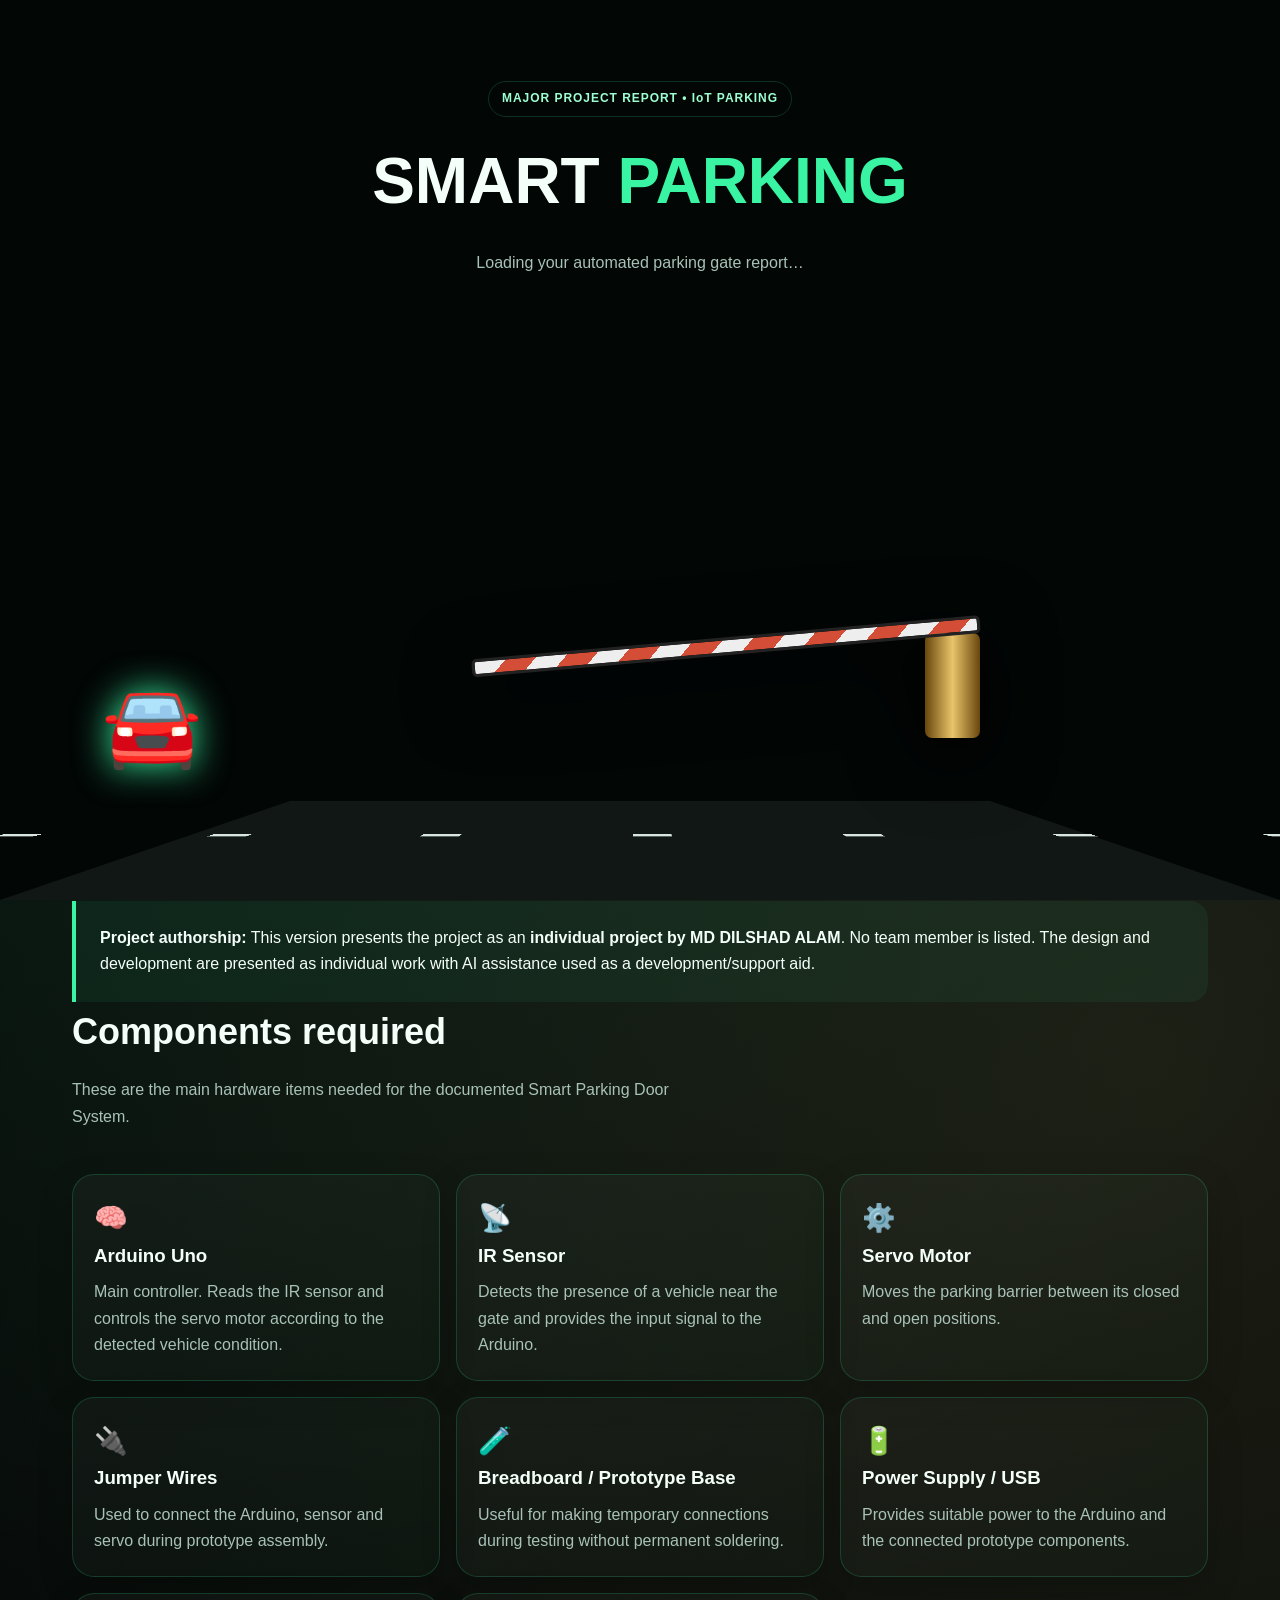
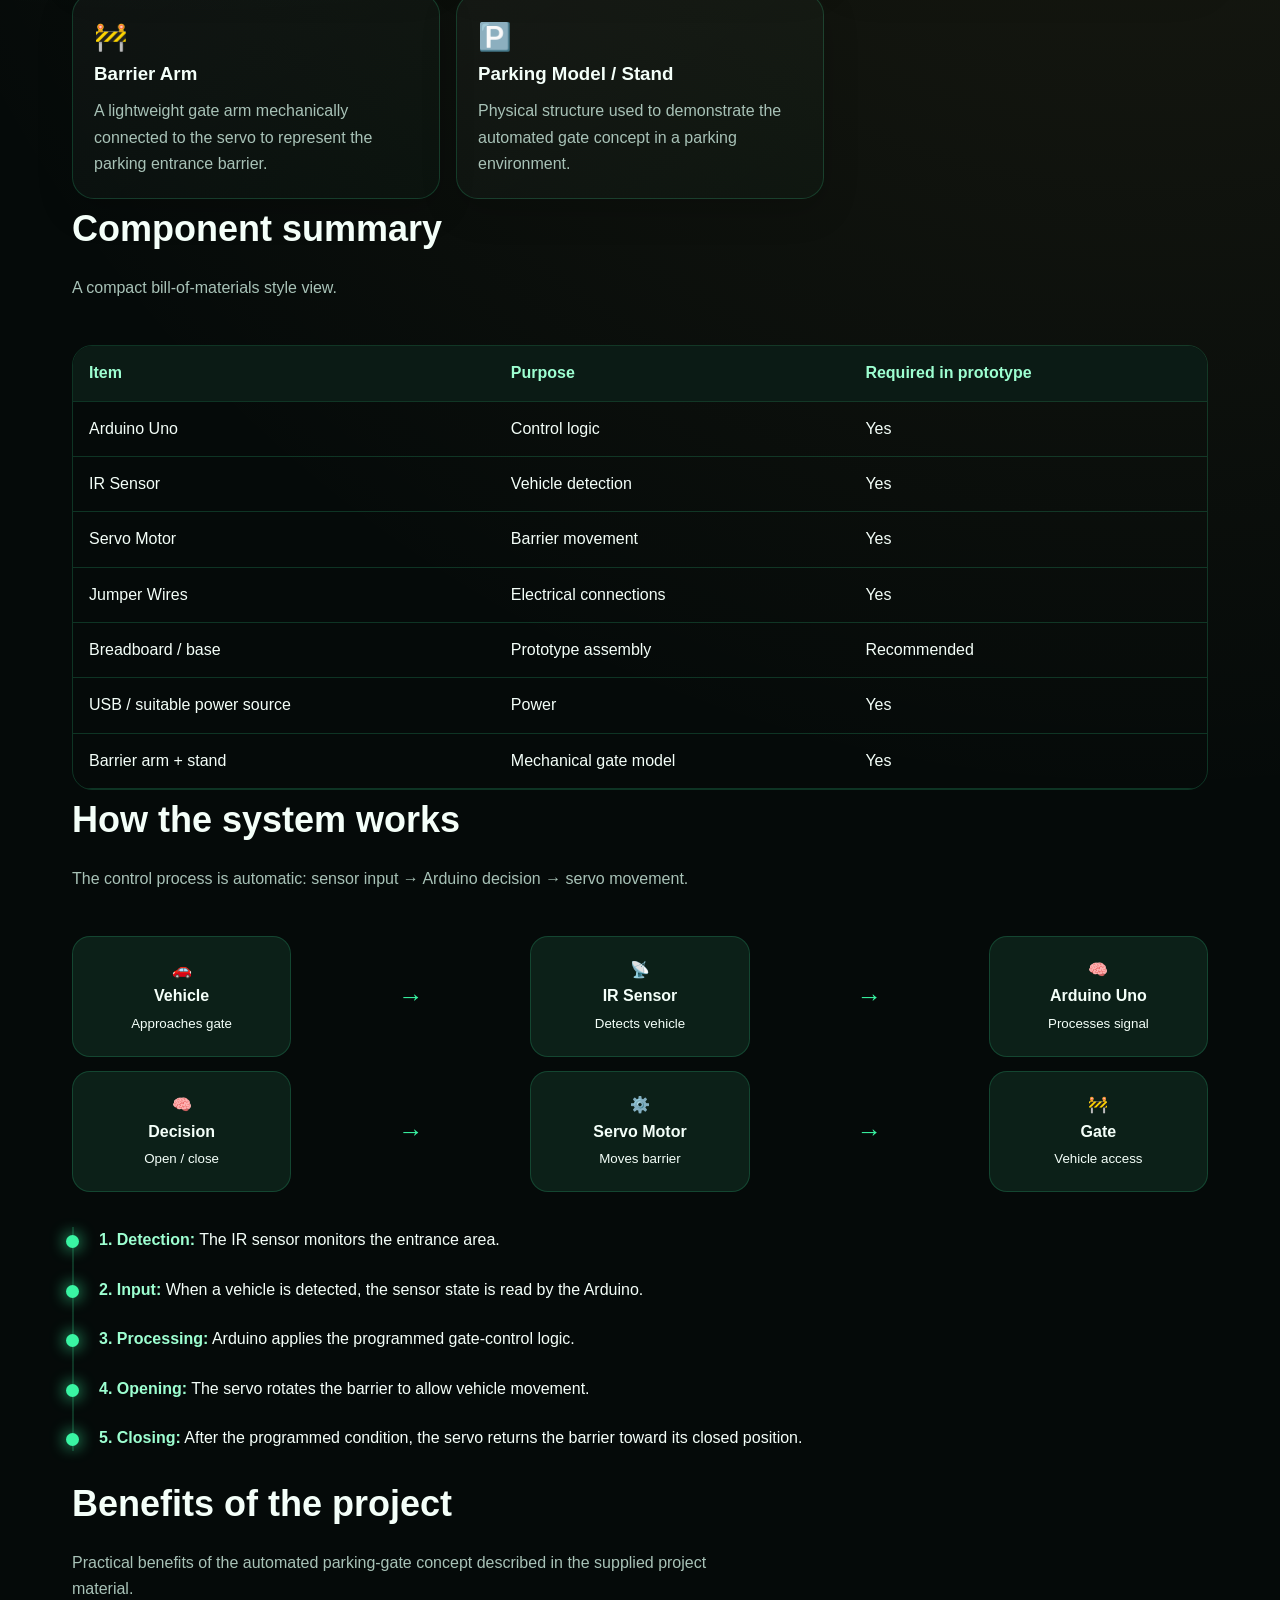
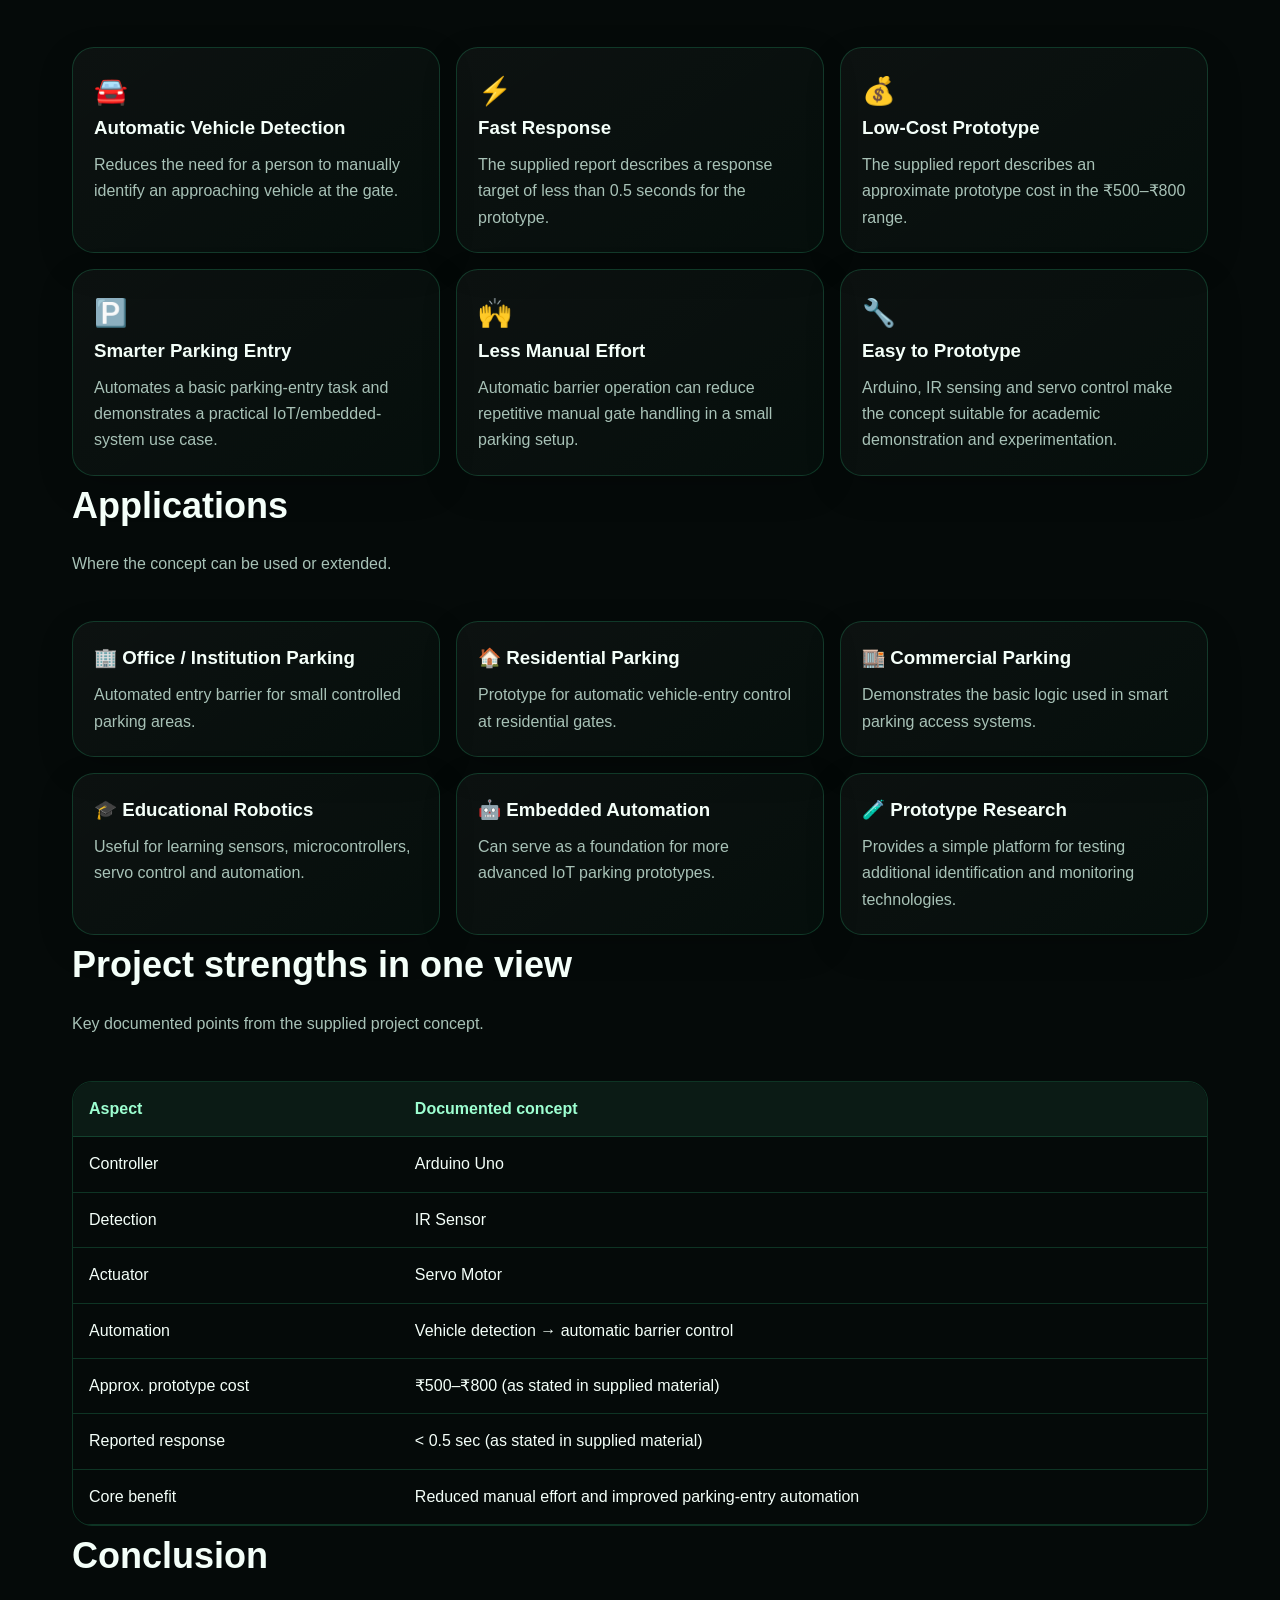
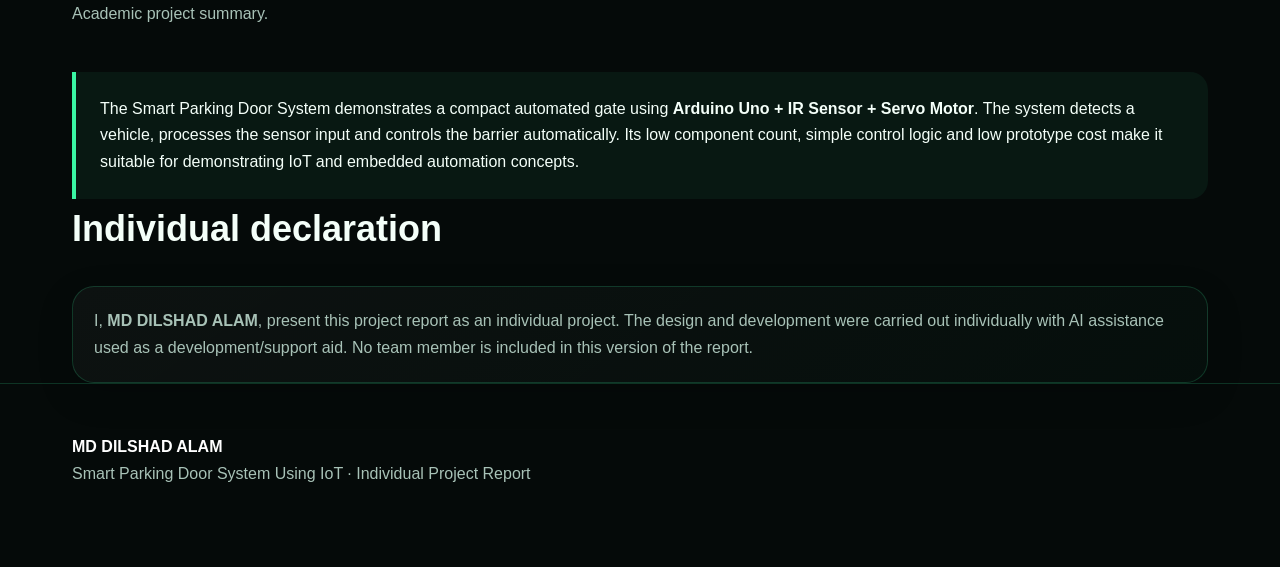
<file: iot-smart-parking-index.html>
<!doctype html>
<html lang="en">
<head>
<meta charset="utf-8"><meta name="viewport" content="width=device-width,initial-scale=1">
<title>Smart Parking Door System Using IoT — Project Report</title>
<style>
:root{--bg:#050a09;--panel:#0b1713;--panel2:#0e211a;--line:rgba(57,245,163,.18);--g:#39f5a3;--g2:#9dffd1;--gold:#e9c46a;--text:#f4fff9;--muted:#a8c2b7}
*{box-sizing:border-box}html{scroll-behavior:smooth}body{margin:0;background:radial-gradient(circle at 15% 0,rgba(57,245,163,.1),transparent 30%),radial-gradient(circle at 90% 20%,rgba(233,196,106,.1),transparent 30%),var(--bg);color:var(--text);font:16px/1.65 Inter,Segoe UI,Arial,sans-serif}
.wrap{max-width:1180px;margin:auto;padding:0 22px}a{color:var(--g2);text-decoration:none}
#splash{position:fixed;inset:0;z-index:9999;background:#020605;display:flex;align-items:center;justify-content:center;overflow:hidden;transition:.7s}.hide{opacity:0;visibility:hidden}
.splashText{position:absolute;top:9%;z-index:4;text-align:center}.splashText h1{font-size:clamp(30px,5vw,65px);margin:12px 0}.splashText p{color:var(--muted)}.badge{display:inline-block;padding:7px 13px;border:1px solid var(--line);border-radius:999px;color:var(--g2);font-size:12px;font-weight:800;letter-spacing:.08em}
.road{position:absolute;bottom:0;width:100%;height:38%;background:#111715;transform:perspective(350px) rotateX(58deg);transform-origin:bottom}.road:after{content:"";position:absolute;inset:48% -100% 0;background:repeating-linear-gradient(90deg,transparent 0 110px,#d9e5df 110px 165px,transparent 165px 300px);height:9px;animation:move .42s linear infinite}@keyframes move{to{transform:translateX(-300px)}}
.gate{position:absolute;bottom:18%;z-index:3;width:min(680px,85vw);filter:drop-shadow(0 20px 35px #000);animation:float 1.5s ease-in-out infinite alternate}@keyframes float{to{transform:translateY(-9px)}}
.car{position:absolute;bottom:12%;left:8%;font-size:80px;z-index:2;filter:drop-shadow(0 0 18px #39f5a3)}
header{position:sticky;top:0;z-index:50;background:rgba(5,10,9,.86);backdrop-filter:blur(15px);border-bottom:1px solid var(--line)}nav{height:70px;display:flex;justify-content:space-between;align-items:center}.brand{font-weight:900}.brand span{color:var(--g)}nav .links{display:flex;gap:17px;font-size:13px}.links a{color:#d9eee5}
.hero{min-height:calc(100vh - 70px);display:grid;grid-template-columns:1.05fr .95fr;align-items:center;gap:45px;padding:70px 0}.hero h1{font-size:clamp(42px,6vw,76px);line-height:1.02;margin:18px 0}.hero h1 em{color:var(--g);font-style:normal}.lead{font-size:18px;color:var(--muted)}.meta{display:grid;grid-template-columns:repeat(2,1fr);gap:12px;margin-top:28px}.meta div,.card{padding:21px;border:1px solid var(--line);border-radius:22px;background:linear-gradient(145deg,rgba(255,255,255,.035),rgba(57,245,163,.025));box-shadow:0 12px 35px rgba(0,0,0,.18)}.meta b{display:block;color:var(--g2);font-size:12px;text-transform:uppercase}.heroVisual{border:1px solid var(--line);border-radius:30px;padding:25px;min-height:500px;background:radial-gradient(circle at 50% 55%,rgba(57,245,163,.12),transparent 35%),#09130f;display:flex;align-items:center;justify-content:center;position:relative;overflow:hidden}.scene{width:100%;height:420px;position:relative}.scene .sky{position:absolute;inset:0;background:linear-gradient(#07130f,#0b1713 58%,#101915)}.scene .city{position:absolute;bottom:115px;left:0;right:0;height:130px;background:repeating-linear-gradient(90deg,#0a1411 0 55px,#0e1d18 55px 95px);opacity:.8}.scene .parking{position:absolute;bottom:0;left:0;right:0;height:125px;background:linear-gradient(170deg,#111a17,#080d0c)}.barrier{position:absolute;right:14%;bottom:108px;width:175px;height:18px;background:repeating-linear-gradient(135deg,#f1f1e9 0 22px,#d34b34 22px 44px);transform:rotate(-5deg);transform-origin:right center;border:3px solid #222;border-radius:5px}.post{position:absolute;right:10%;bottom:40px;width:55px;height:100px;background:linear-gradient(90deg,#6b4910,#e9c46a,#68450c);border-radius:7px}.servo{position:absolute;right:2%;bottom:118px;width:50px;height:48px;border-radius:8px;background:#222;border:2px solid #aaa}.sensor{position:absolute;left:15%;bottom:150px;width:60px;height:38px;border-radius:9px;background:#142a22;border:2px solid var(--g)}.sensor:after{content:"IR";position:absolute;inset:5px;text-align:center;color:var(--g);font-weight:900}.wave{position:absolute;left:20%;bottom:145px;width:180px;height:90px;border-right:4px solid var(--g);border-radius:50%;box-shadow:25px 0 0 -20px var(--g),50px 0 0 -20px var(--g);opacity:.7}.carShape{position:absolute;left:5%;bottom:55px;font-size:90px}
section{padding:78px 0}.title{display:flex;justify-content:space-between;align-items:end;gap:20px;margin-bottom:28px}.title h2{font-size:36px;margin:0}.title p{color:var(--muted);max-width:650px}.grid{display:grid;grid-template-columns:repeat(3,1fr);gap:16px}.card h3{margin:0 0 8px}.card p{color:var(--muted);margin:0}.icon{font-size:27px}.table{overflow:auto;border:1px solid var(--line);border-radius:20px}table{width:100%;border-collapse:collapse;min-width:700px}th,td{padding:14px 16px;border-bottom:1px solid var(--line);text-align:left}th{background:#0b1b15;color:var(--g2)}
.flow{display:grid;grid-template-columns:repeat(5,1fr);gap:10px;align-items:center}.node{padding:20px 10px;text-align:center;background:#0c2018;border:1px solid var(--line);border-radius:18px}.arrow{text-align:center;color:var(--g);font-size:25px}
.timeline{border-left:2px solid var(--line);padding-left:25px}.step{position:relative;margin-bottom:23px}.step:before{content:"";position:absolute;left:-33px;top:8px;width:13px;height:13px;background:var(--g);border-radius:50%;box-shadow:0 0 16px var(--g)}.step b{color:var(--g2)}
.declare{padding:24px;border-left:4px solid var(--g);background:rgba(57,245,163,.06);border-radius:0 18px 18px 0}footer{padding:50px 0 80px;border-top:1px solid var(--line);color:var(--muted)}
@media(max-width:850px){.hero{grid-template-columns:1fr}.grid{grid-template-columns:1fr 1fr}.flow{grid-template-columns:1fr}.arrow{transform:rotate(90deg)}nav .links{display:none}}
@media(max-width:560px){.grid,.meta{grid-template-columns:1fr}.hero{padding-top:45px}}
@media print{#splash,header{display:none!important}body{background:white;color:#111}.card,.heroVisual,.table{box-shadow:none;background:white;border-color:#bbb}.card p,.title p,footer{color:#444}}
</style>
</head>
<body>
<div id="splash">
  <div class="splashText"><div class="badge">MAJOR PROJECT REPORT • IoT PARKING</div><h1>SMART <span style="color:#39f5a3">PARKING</span></h1><p>Loading your automated parking gate report…</p></div>
  <div class="road"></div><div class="car">🚘</div>
  <div class="gate">
    <div style="height:18px;width:75%;margin-left:25%;background:repeating-linear-gradient(135deg,#eee 0 22px,#d44d36 22px 44px);transform:rotate(-5deg);transform-origin:right;border:3px solid #222;border-radius:5px"></div>
    <div style="width:55px;height:105px;background:linear-gradient(90deg,#68460d,#e9c46a,#68460d);margin-left:auto;border-radius:7px"></div>
  </div>
</div>

<header><div class="wrap"><nav><div class="brand">MD DILSHAD <span>ALAM</span> · REPORT</div><div class="links"><a href="#overview">Overview</a><a href="#items">Components</a><a href="#working">Working</a><a href="#benefits">Benefits</a><a href="#application">Applications</a></div></nav></div></header>

<main>
<section class="hero wrap" id="overview">
<div><div class="badge">INDIVIDUAL PROJECT • ACADEMIC YEAR 2025–2026</div>
<h1>Smart Parking <em>Door System</em><br>Using IoT</h1>
<p class="lead">An automated parking gate concept using Arduino Uno, an IR sensor and a servo motor to detect a vehicle and operate the gate automatically.</p>
<div class="meta">
<div><b>Developed by</b><span>MD DILSHAD ALAM</span></div>
<div><b>Project type</b><span>Individual Project</span></div>
<div><b>Technology</b><span>Arduino + IR Sensor + Servo Motor</span></div>
<div><b>Domain</b><span>IoT / Embedded Systems</span></div>
</div></div>
<div class="heroVisual"><div class="scene"><div class="sky"></div><div class="city"></div><div class="parking"></div><div class="wave"></div><div class="sensor"></div><div class="barrier"></div><div class="post"></div><div class="servo"></div><div class="carShape">🚘</div></div></div>
</section>

<section class="wrap"><div class="declare"><b>Project authorship:</b> This version presents the project as an <b>individual project by MD DILSHAD ALAM</b>. No team member is listed. The design and development are presented as individual work with AI assistance used as a development/support aid.</div></section>

<section class="wrap" id="items"><div class="title"><div><h2>Components required</h2><p>These are the main hardware items needed for the documented Smart Parking Door System.</p></div></div>
<div class="grid">
<div class="card"><div class="icon">🧠</div><h3>Arduino Uno</h3><p>Main controller. Reads the IR sensor and controls the servo motor according to the detected vehicle condition.</p></div>
<div class="card"><div class="icon">📡</div><h3>IR Sensor</h3><p>Detects the presence of a vehicle near the gate and provides the input signal to the Arduino.</p></div>
<div class="card"><div class="icon">⚙️</div><h3>Servo Motor</h3><p>Moves the parking barrier between its closed and open positions.</p></div>
<div class="card"><div class="icon">🔌</div><h3>Jumper Wires</h3><p>Used to connect the Arduino, sensor and servo during prototype assembly.</p></div>
<div class="card"><div class="icon">🧪</div><h3>Breadboard / Prototype Base</h3><p>Useful for making temporary connections during testing without permanent soldering.</p></div>
<div class="card"><div class="icon">🔋</div><h3>Power Supply / USB</h3><p>Provides suitable power to the Arduino and the connected prototype components.</p></div>
<div class="card"><div class="icon">🚧</div><h3>Barrier Arm</h3><p>A lightweight gate arm mechanically connected to the servo to represent the parking entrance barrier.</p></div>
<div class="card"><div class="icon">🅿️</div><h3>Parking Model / Stand</h3><p>Physical structure used to demonstrate the automated gate concept in a parking environment.</p></div>
</div></section>

<section class="wrap"><div class="title"><div><h2>Component summary</h2><p>A compact bill-of-materials style view.</p></div></div>
<div class="table"><table><thead><tr><th>Item</th><th>Purpose</th><th>Required in prototype</th></tr></thead><tbody>
<tr><td>Arduino Uno</td><td>Control logic</td><td>Yes</td></tr><tr><td>IR Sensor</td><td>Vehicle detection</td><td>Yes</td></tr><tr><td>Servo Motor</td><td>Barrier movement</td><td>Yes</td></tr><tr><td>Jumper Wires</td><td>Electrical connections</td><td>Yes</td></tr><tr><td>Breadboard / base</td><td>Prototype assembly</td><td>Recommended</td></tr><tr><td>USB / suitable power source</td><td>Power</td><td>Yes</td></tr><tr><td>Barrier arm + stand</td><td>Mechanical gate model</td><td>Yes</td></tr></tbody></table></div></section>

<section class="wrap" id="working"><div class="title"><div><h2>How the system works</h2><p>The control process is automatic: sensor input → Arduino decision → servo movement.</p></div></div>
<div class="flow"><div class="node">🚗<br><b>Vehicle</b><br><small>Approaches gate</small></div><div class="arrow">→</div><div class="node">📡<br><b>IR Sensor</b><br><small>Detects vehicle</small></div><div class="arrow">→</div><div class="node">🧠<br><b>Arduino Uno</b><br><small>Processes signal</small></div></div>
<div class="flow" style="margin-top:14px"><div class="node">🧠<br><b>Decision</b><br><small>Open / close</small></div><div class="arrow">→</div><div class="node">⚙️<br><b>Servo Motor</b><br><small>Moves barrier</small></div><div class="arrow">→</div><div class="node">🚧<br><b>Gate</b><br><small>Vehicle access</small></div></div>
<div class="timeline" style="margin-top:35px">
<div class="step"><b>1. Detection:</b> The IR sensor monitors the entrance area.</div>
<div class="step"><b>2. Input:</b> When a vehicle is detected, the sensor state is read by the Arduino.</div>
<div class="step"><b>3. Processing:</b> Arduino applies the programmed gate-control logic.</div>
<div class="step"><b>4. Opening:</b> The servo rotates the barrier to allow vehicle movement.</div>
<div class="step"><b>5. Closing:</b> After the programmed condition, the servo returns the barrier toward its closed position.</div>
</div></section>

<section class="wrap" id="benefits"><div class="title"><div><h2>Benefits of the project</h2><p>Practical benefits of the automated parking-gate concept described in the supplied project material.</p></div></div>
<div class="grid">
<div class="card"><div class="icon">🚘</div><h3>Automatic Vehicle Detection</h3><p>Reduces the need for a person to manually identify an approaching vehicle at the gate.</p></div>
<div class="card"><div class="icon">⚡</div><h3>Fast Response</h3><p>The supplied report describes a response target of less than 0.5 seconds for the prototype.</p></div>
<div class="card"><div class="icon">💰</div><h3>Low-Cost Prototype</h3><p>The supplied report describes an approximate prototype cost in the ₹500–₹800 range.</p></div>
<div class="card"><div class="icon">🅿️</div><h3>Smarter Parking Entry</h3><p>Automates a basic parking-entry task and demonstrates a practical IoT/embedded-system use case.</p></div>
<div class="card"><div class="icon">🙌</div><h3>Less Manual Effort</h3><p>Automatic barrier operation can reduce repetitive manual gate handling in a small parking setup.</p></div>
<div class="card"><div class="icon">🔧</div><h3>Easy to Prototype</h3><p>Arduino, IR sensing and servo control make the concept suitable for academic demonstration and experimentation.</p></div>
</div></section>

<section class="wrap" id="application"><div class="title"><div><h2>Applications</h2><p>Where the concept can be used or extended.</p></div></div>
<div class="grid">
<div class="card"><h3>🏢 Office / Institution Parking</h3><p>Automated entry barrier for small controlled parking areas.</p></div>
<div class="card"><h3>🏠 Residential Parking</h3><p>Prototype for automatic vehicle-entry control at residential gates.</p></div>
<div class="card"><h3>🏬 Commercial Parking</h3><p>Demonstrates the basic logic used in smart parking access systems.</p></div>
<div class="card"><h3>🎓 Educational Robotics</h3><p>Useful for learning sensors, microcontrollers, servo control and automation.</p></div>
<div class="card"><h3>🤖 Embedded Automation</h3><p>Can serve as a foundation for more advanced IoT parking prototypes.</p></div>
<div class="card"><h3>🧪 Prototype Research</h3><p>Provides a simple platform for testing additional identification and monitoring technologies.</p></div>
</div></section>

<section class="wrap"><div class="title"><div><h2>Project strengths in one view</h2><p>Key documented points from the supplied project concept.</p></div></div>
<div class="table"><table><thead><tr><th>Aspect</th><th>Documented concept</th></tr></thead><tbody>
<tr><td>Controller</td><td>Arduino Uno</td></tr><tr><td>Detection</td><td>IR Sensor</td></tr><tr><td>Actuator</td><td>Servo Motor</td></tr><tr><td>Automation</td><td>Vehicle detection → automatic barrier control</td></tr><tr><td>Approx. prototype cost</td><td>₹500–₹800 (as stated in supplied material)</td></tr><tr><td>Reported response</td><td>&lt; 0.5 sec (as stated in supplied material)</td></tr><tr><td>Core benefit</td><td>Reduced manual effort and improved parking-entry automation</td></tr></tbody></table></div></section>

<section class="wrap"><div class="title"><div><h2>Conclusion</h2><p>Academic project summary.</p></div></div>
<div class="declare">The Smart Parking Door System demonstrates a compact automated gate using <b>Arduino Uno + IR Sensor + Servo Motor</b>. The system detects a vehicle, processes the sensor input and controls the barrier automatically. Its low component count, simple control logic and low prototype cost make it suitable for demonstrating IoT and embedded automation concepts.</div></section>

<section class="wrap"><div class="title"><div><h2>Individual declaration</h2></div></div>
<div class="card"><p>I, <b>MD DILSHAD ALAM</b>, present this project report as an individual project. The design and development were carried out individually with AI assistance used as a development/support aid. No team member is included in this version of the report.</p></div></section>
</main>
<footer><div class="wrap"><b style="color:white">MD DILSHAD ALAM</b><br>Smart Parking Door System Using IoT · Individual Project Report</div></footer>
<script>setTimeout(()=>document.getElementById('splash').classList.add('hide'),4000)</script>
</body></html>
</file>
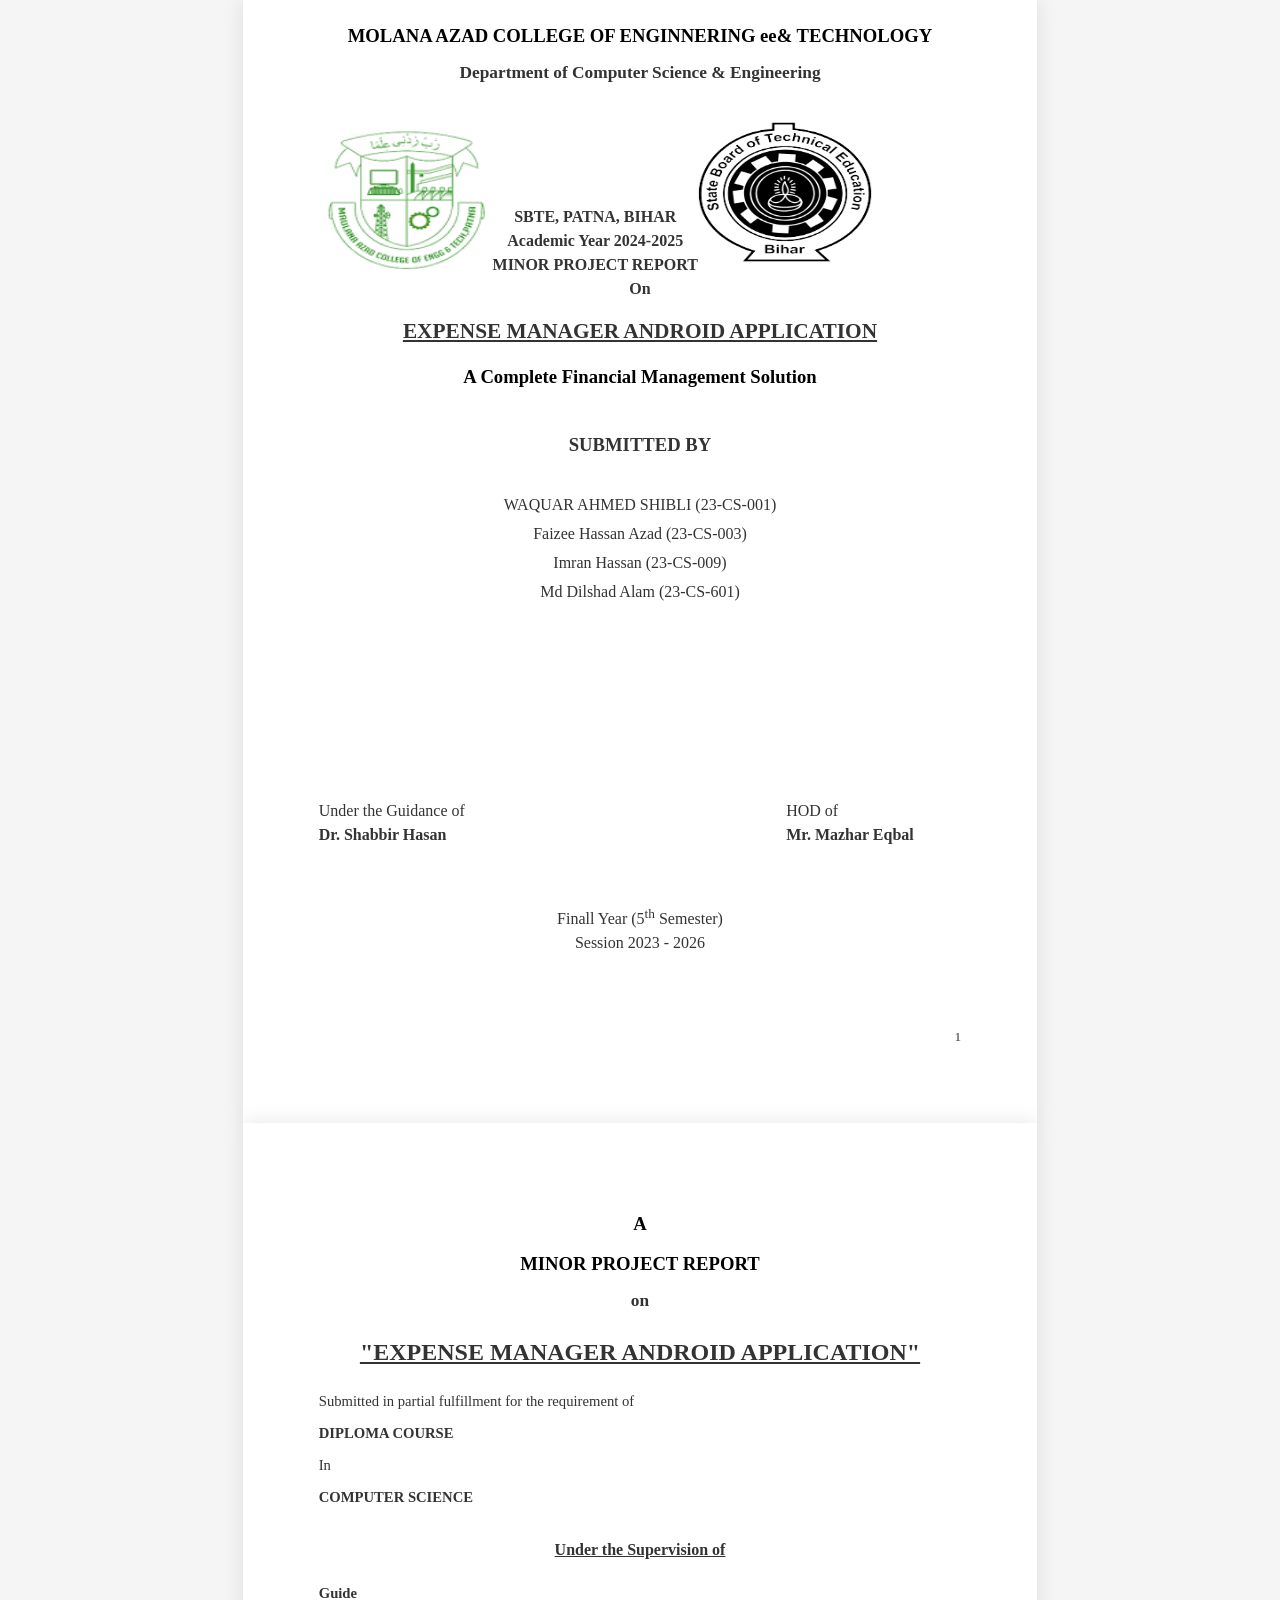
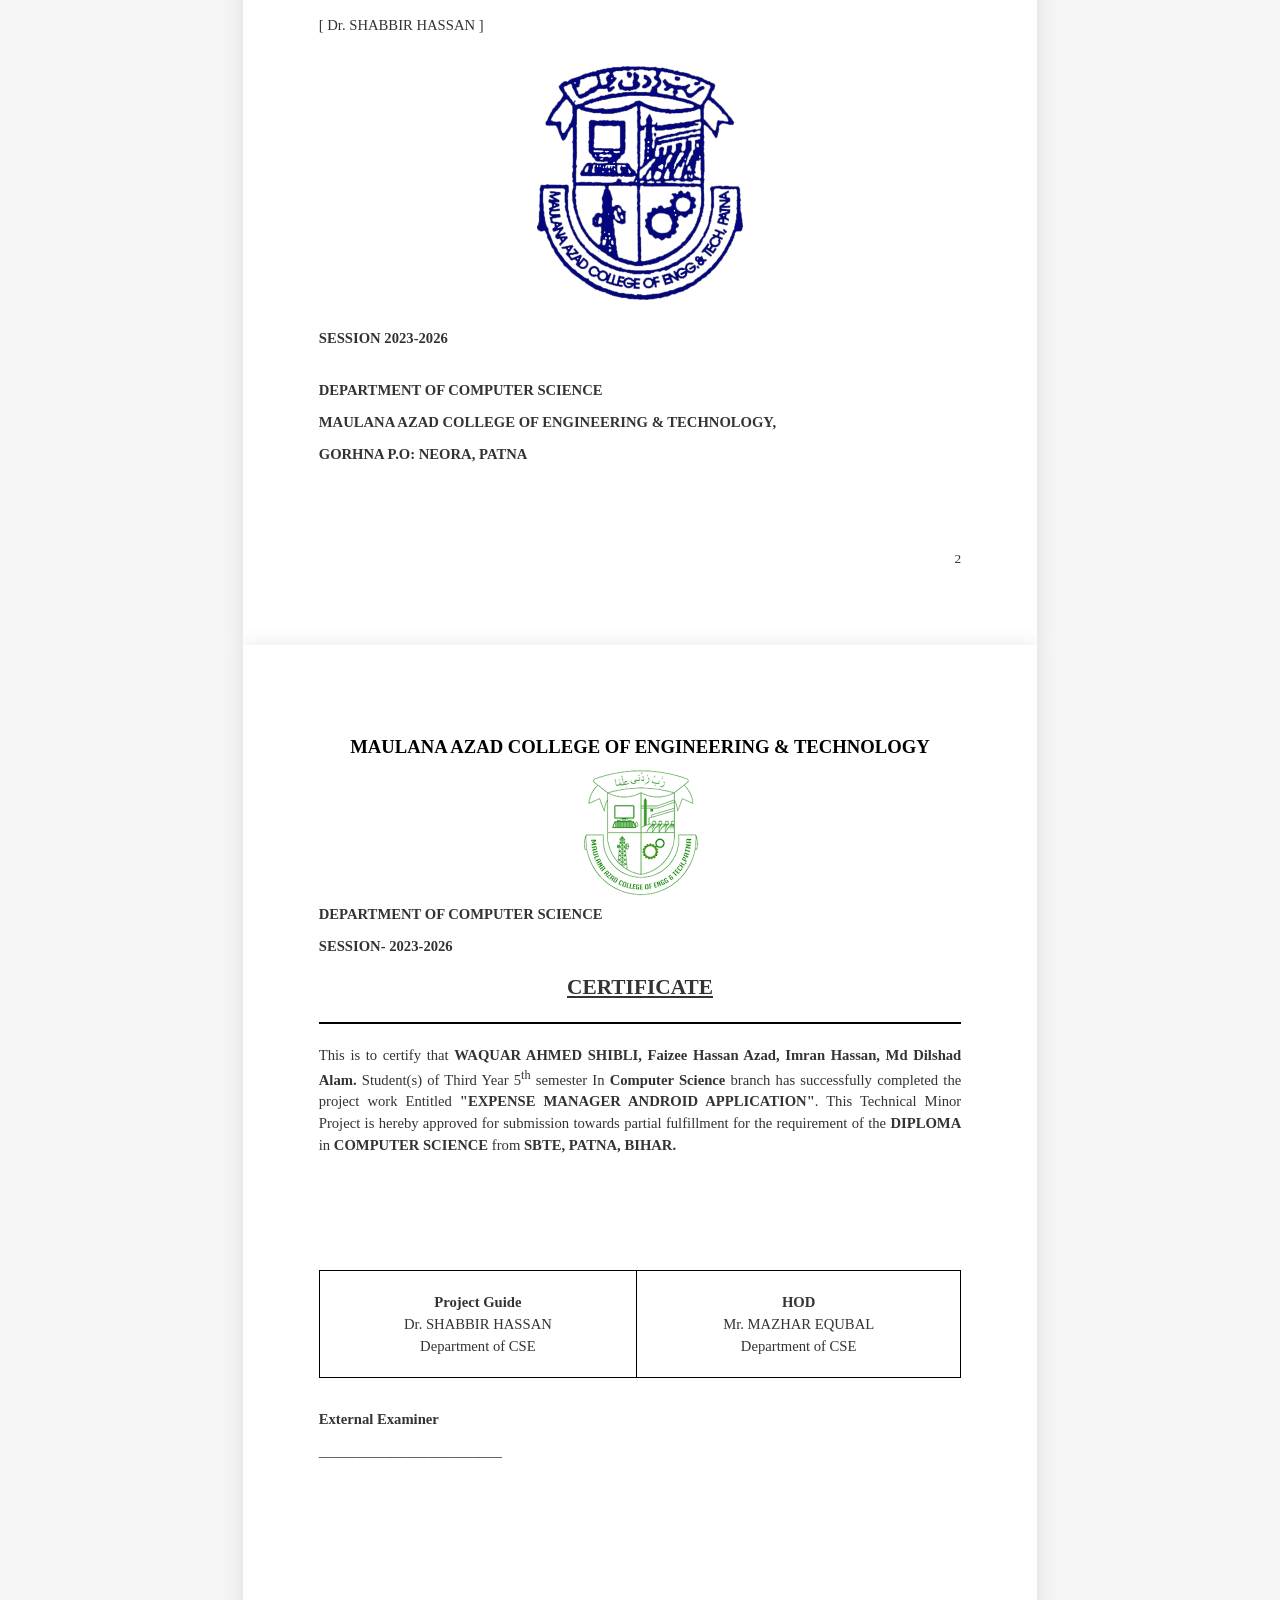
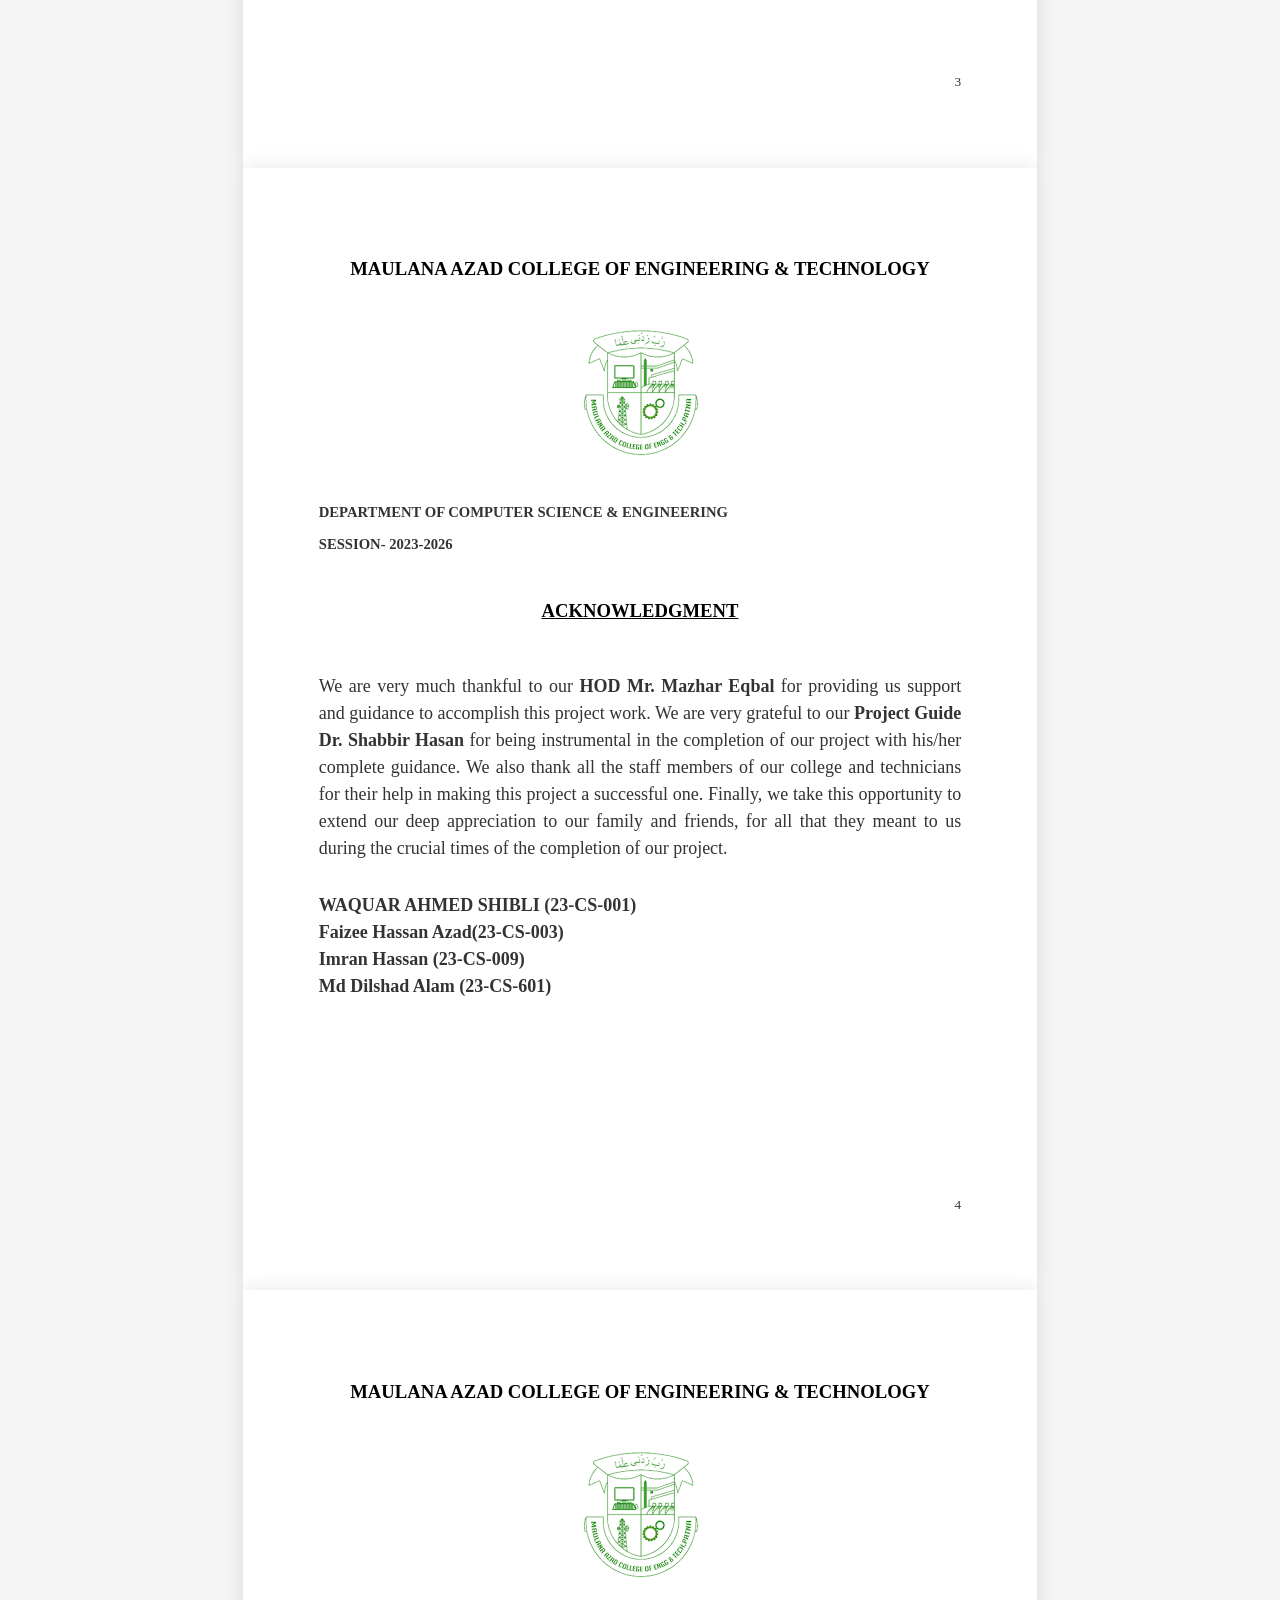
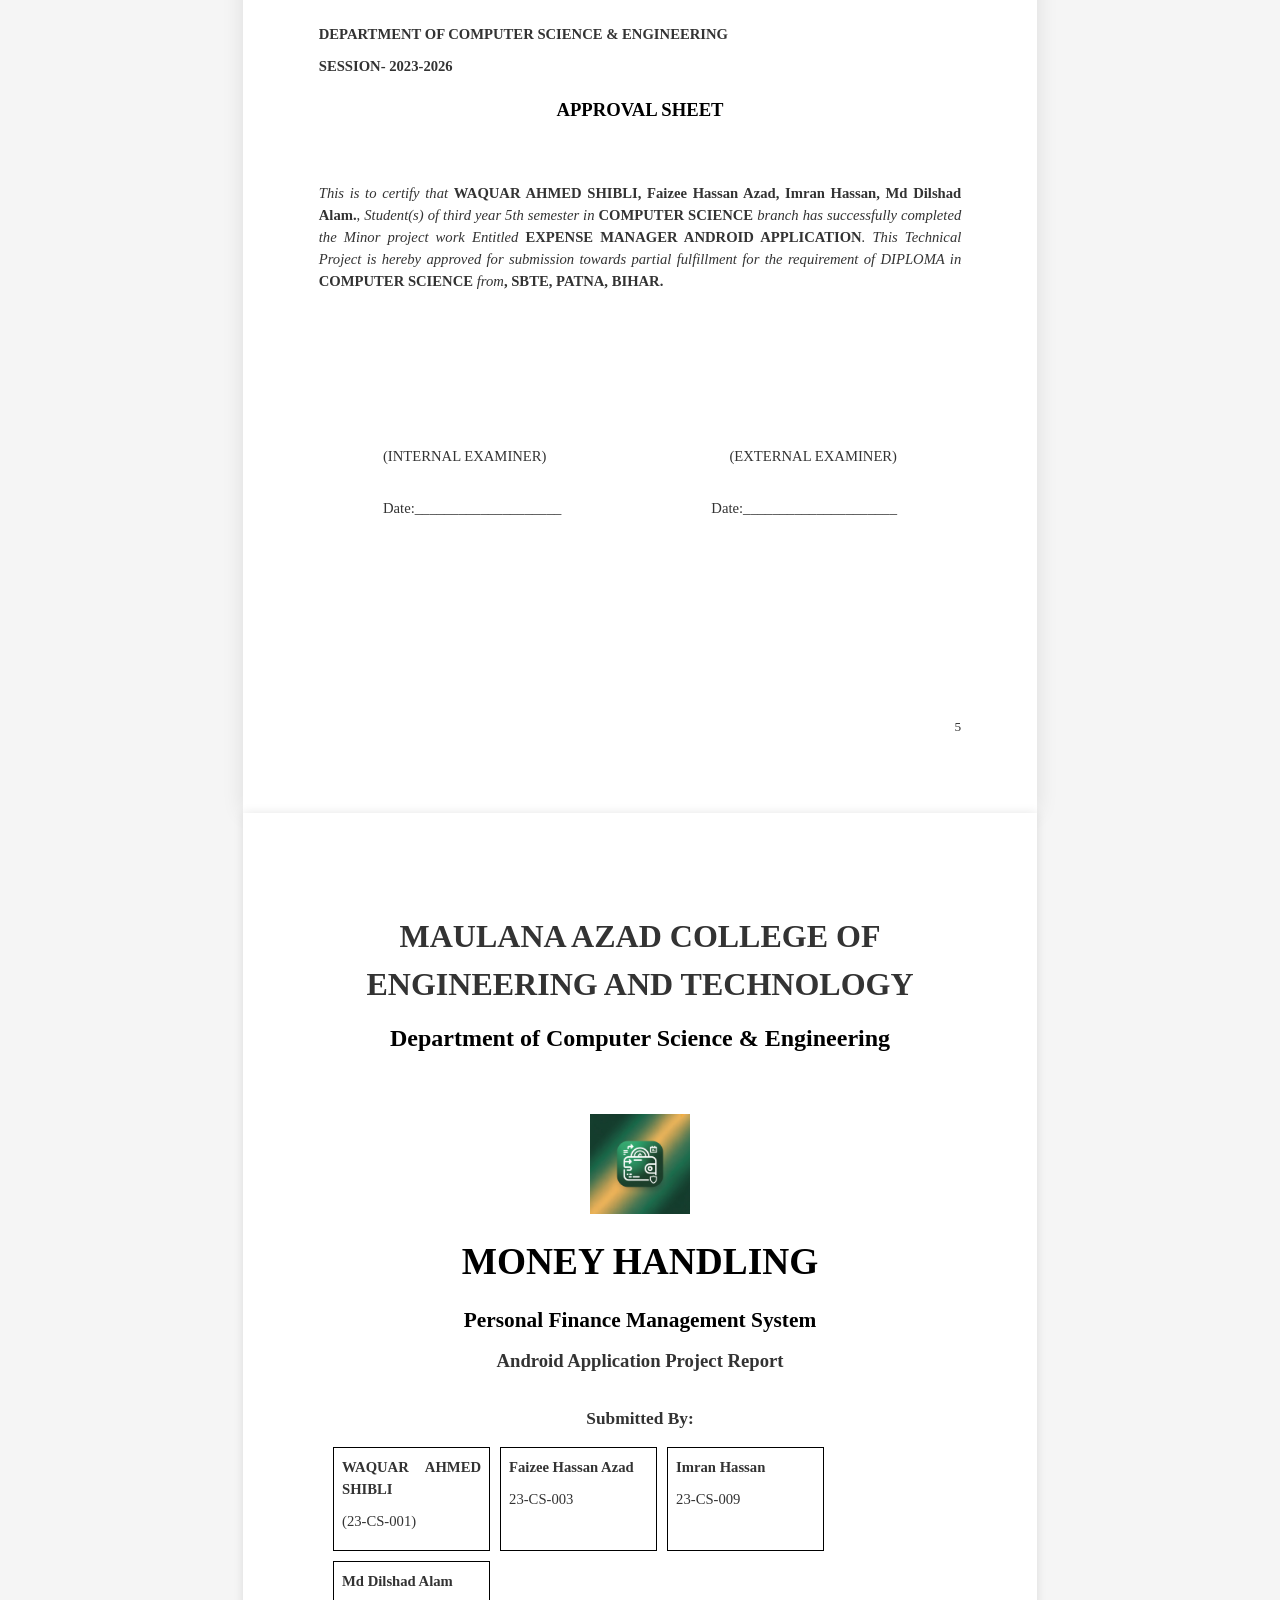
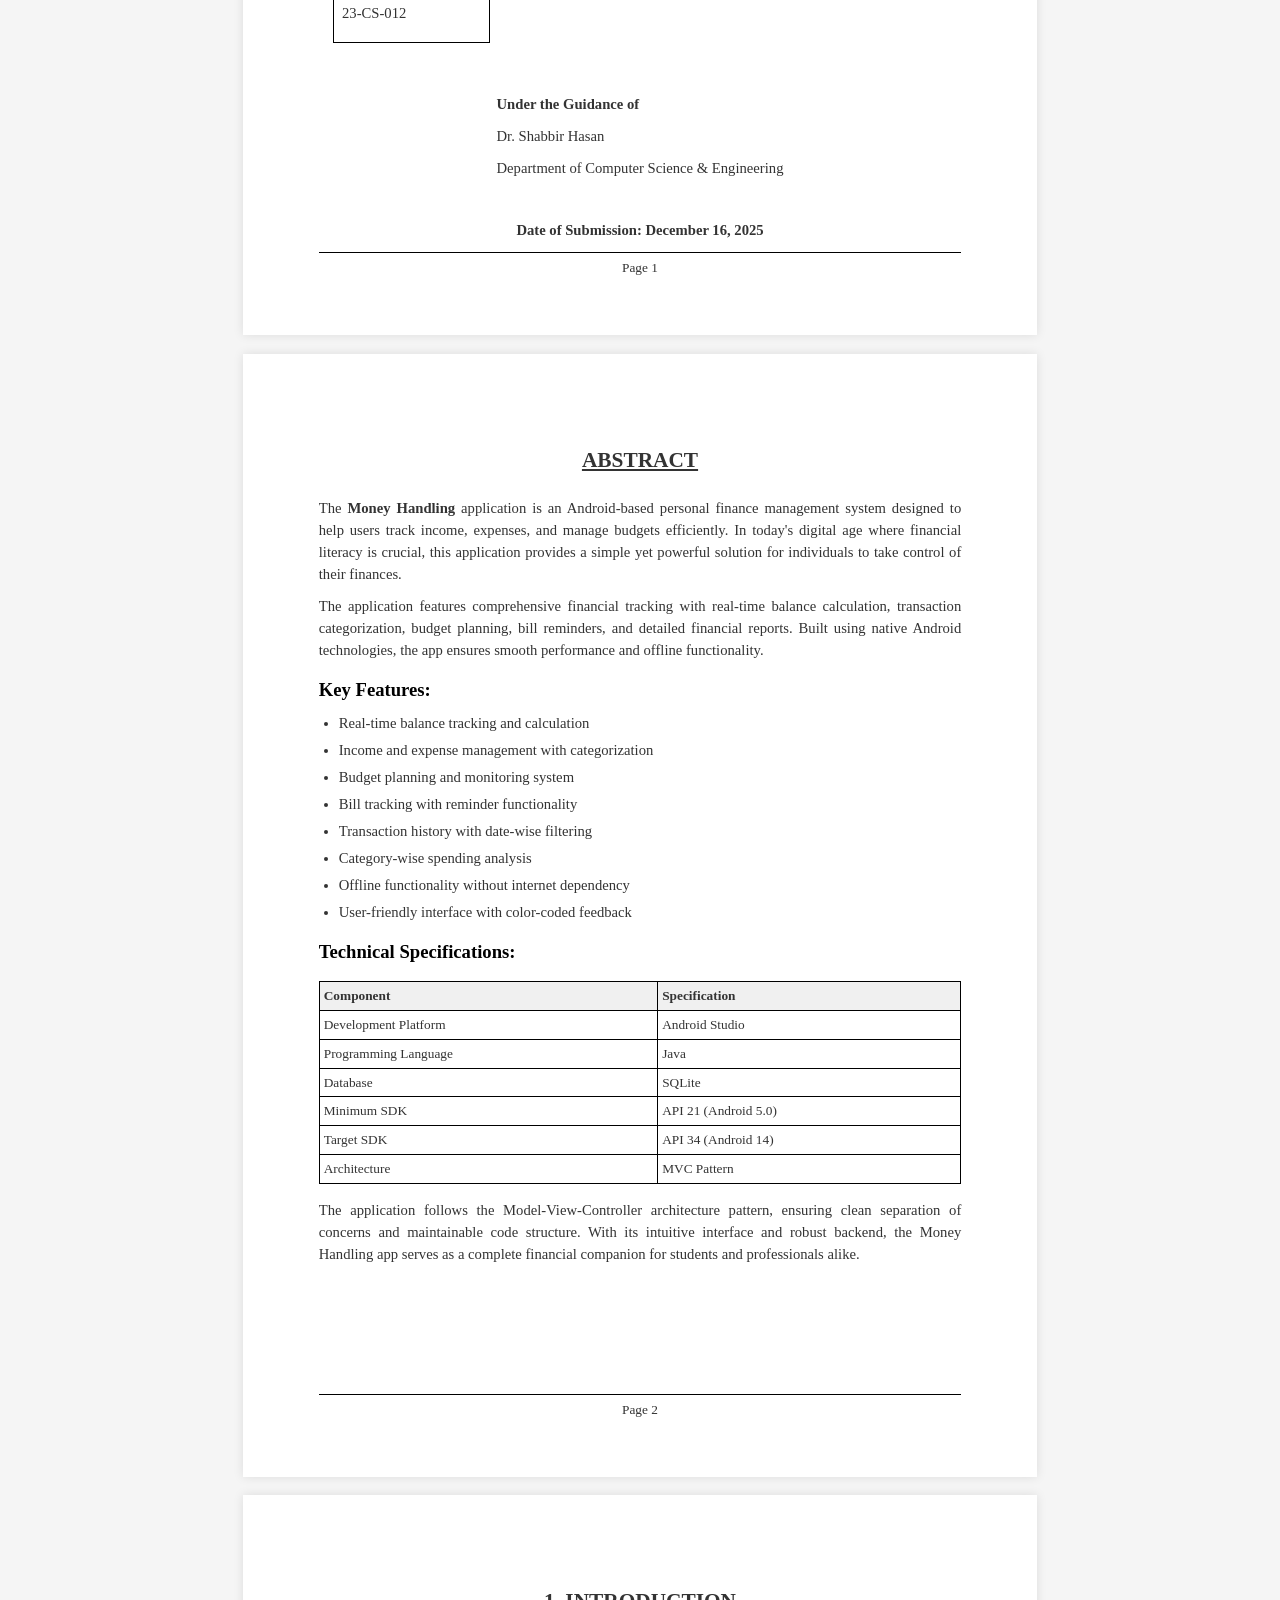
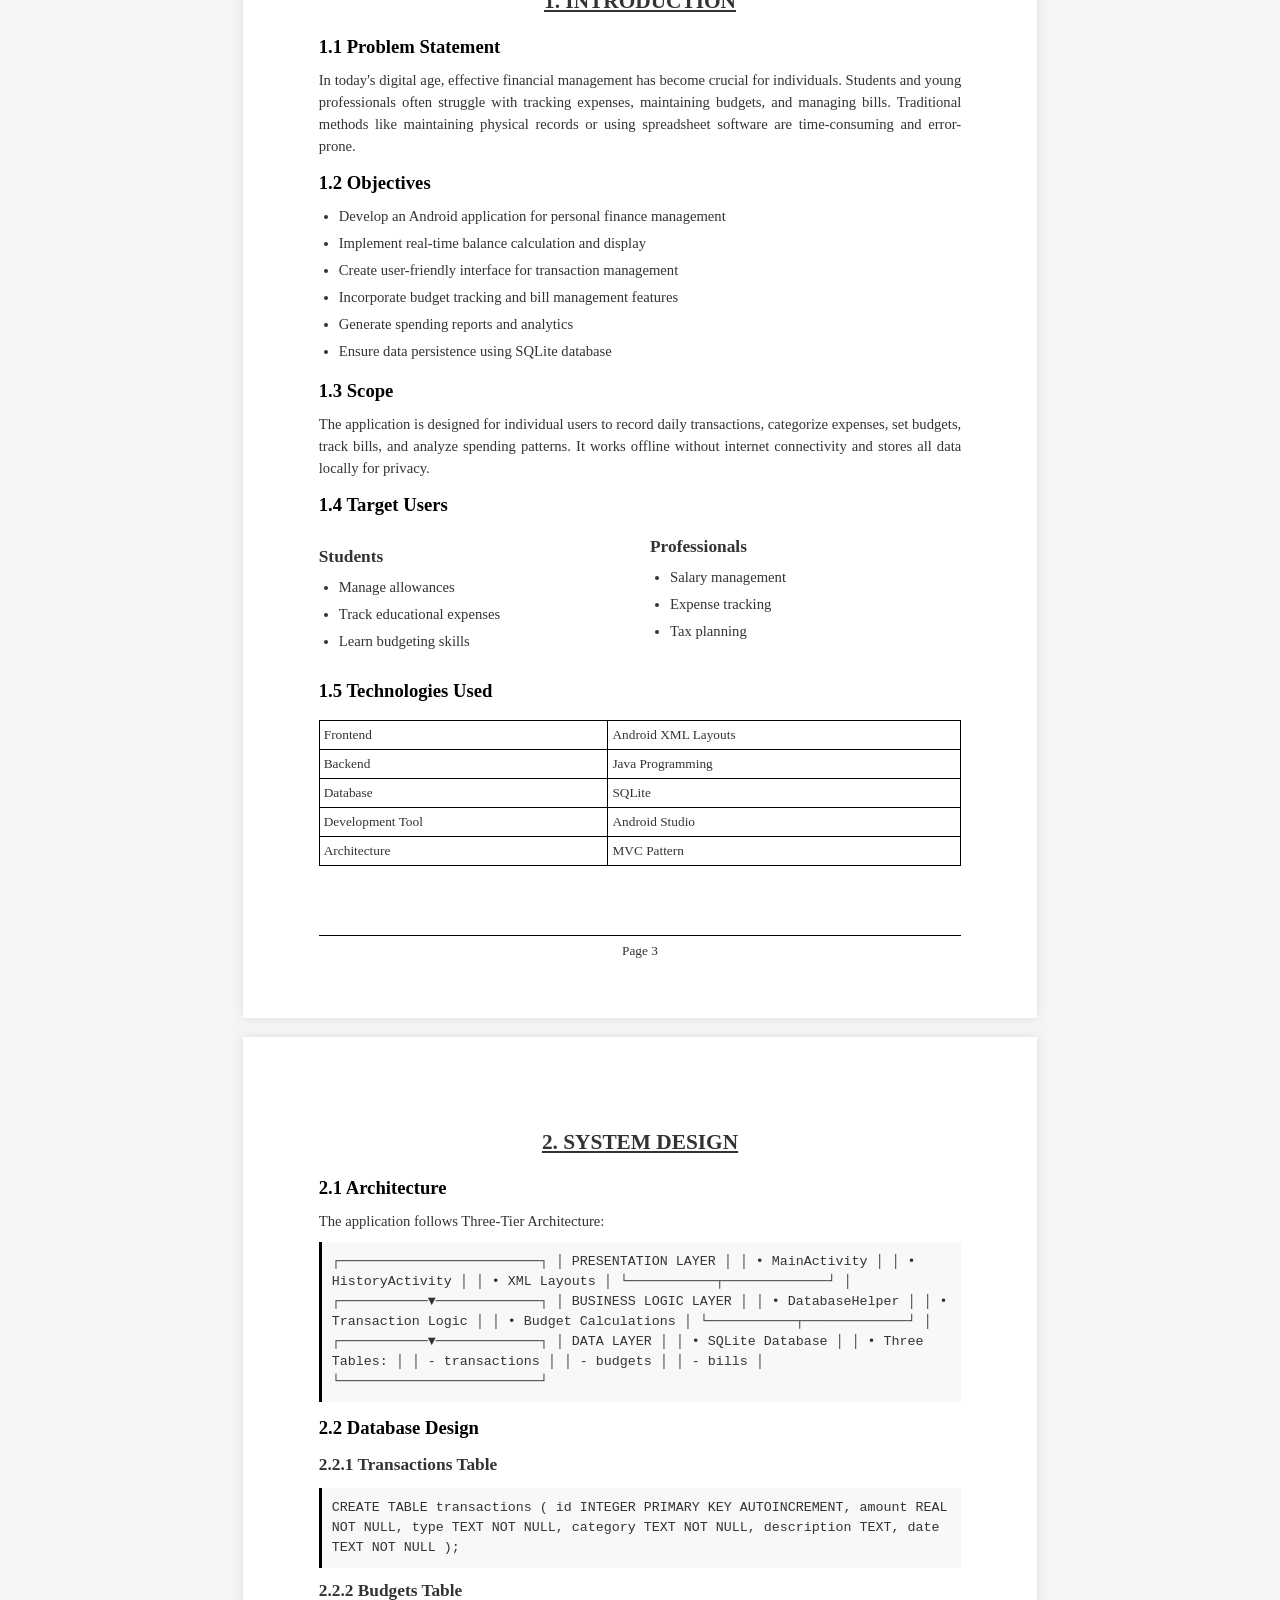
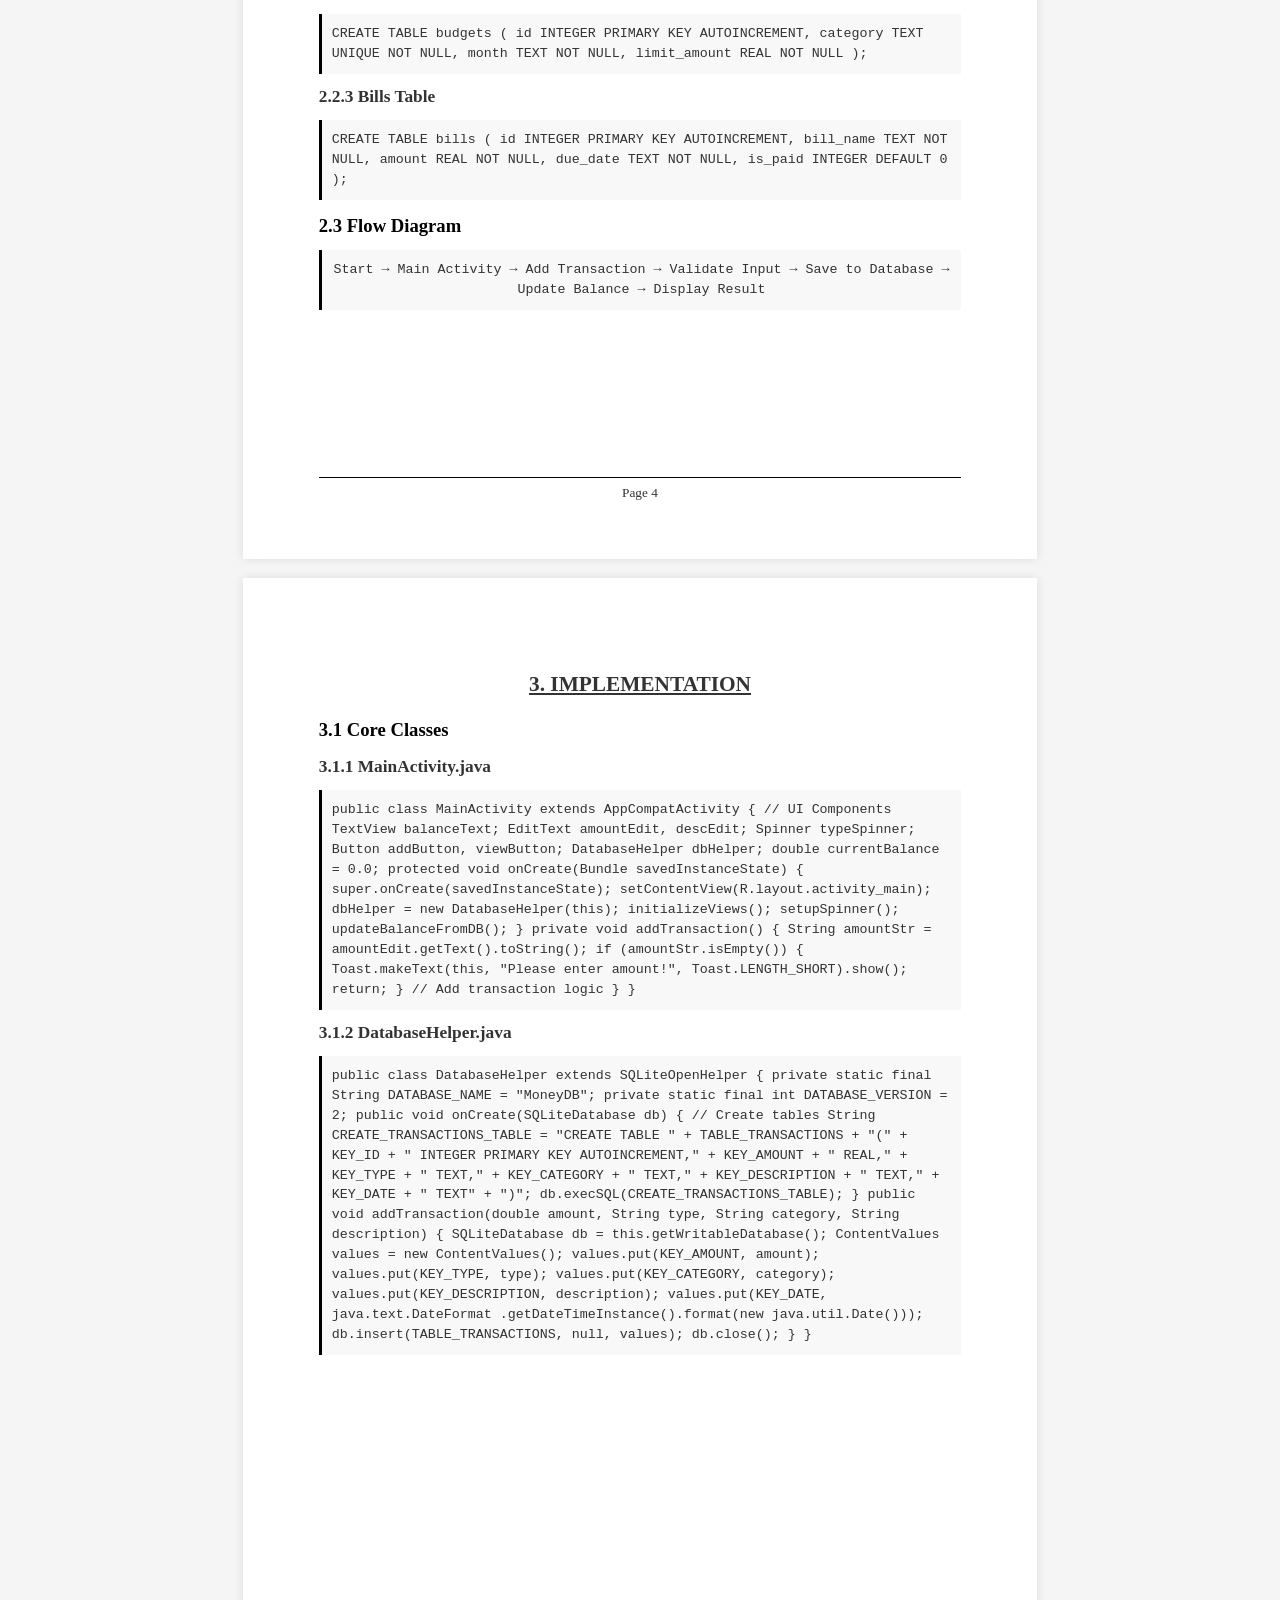
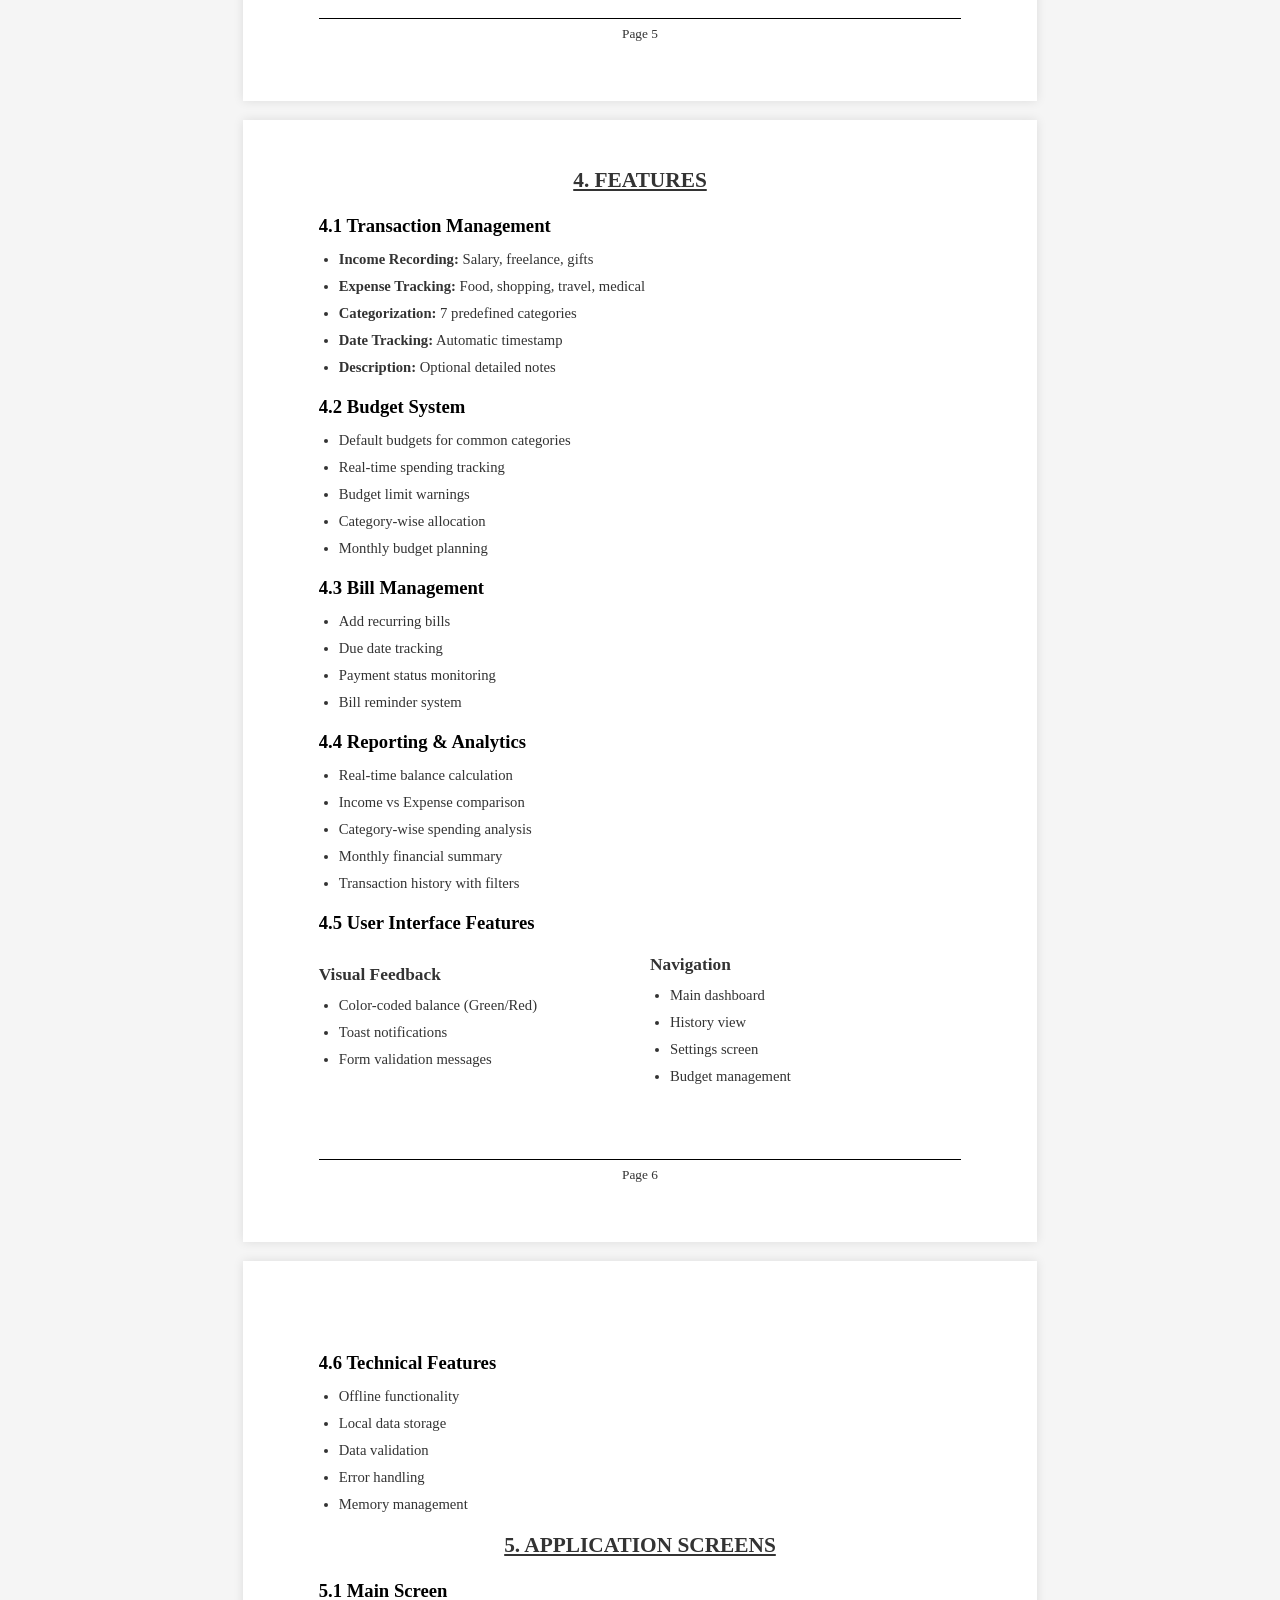
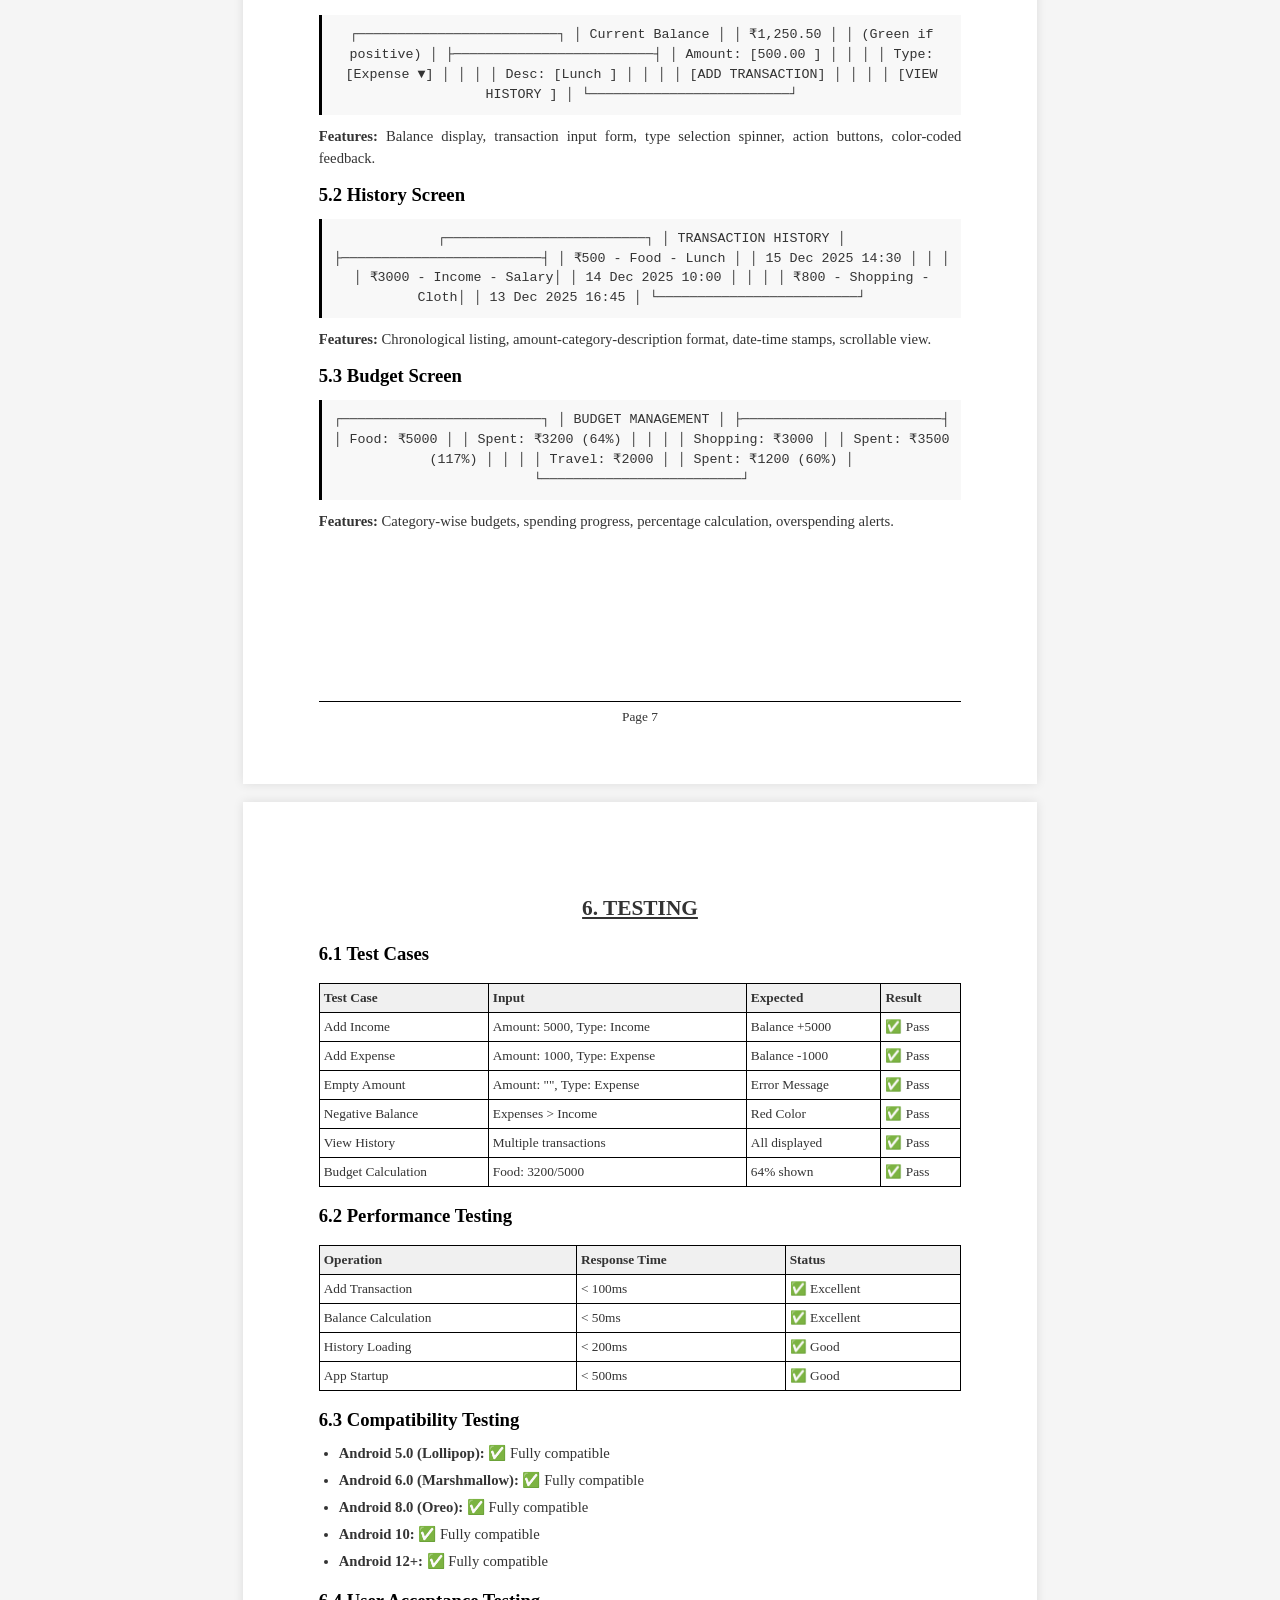
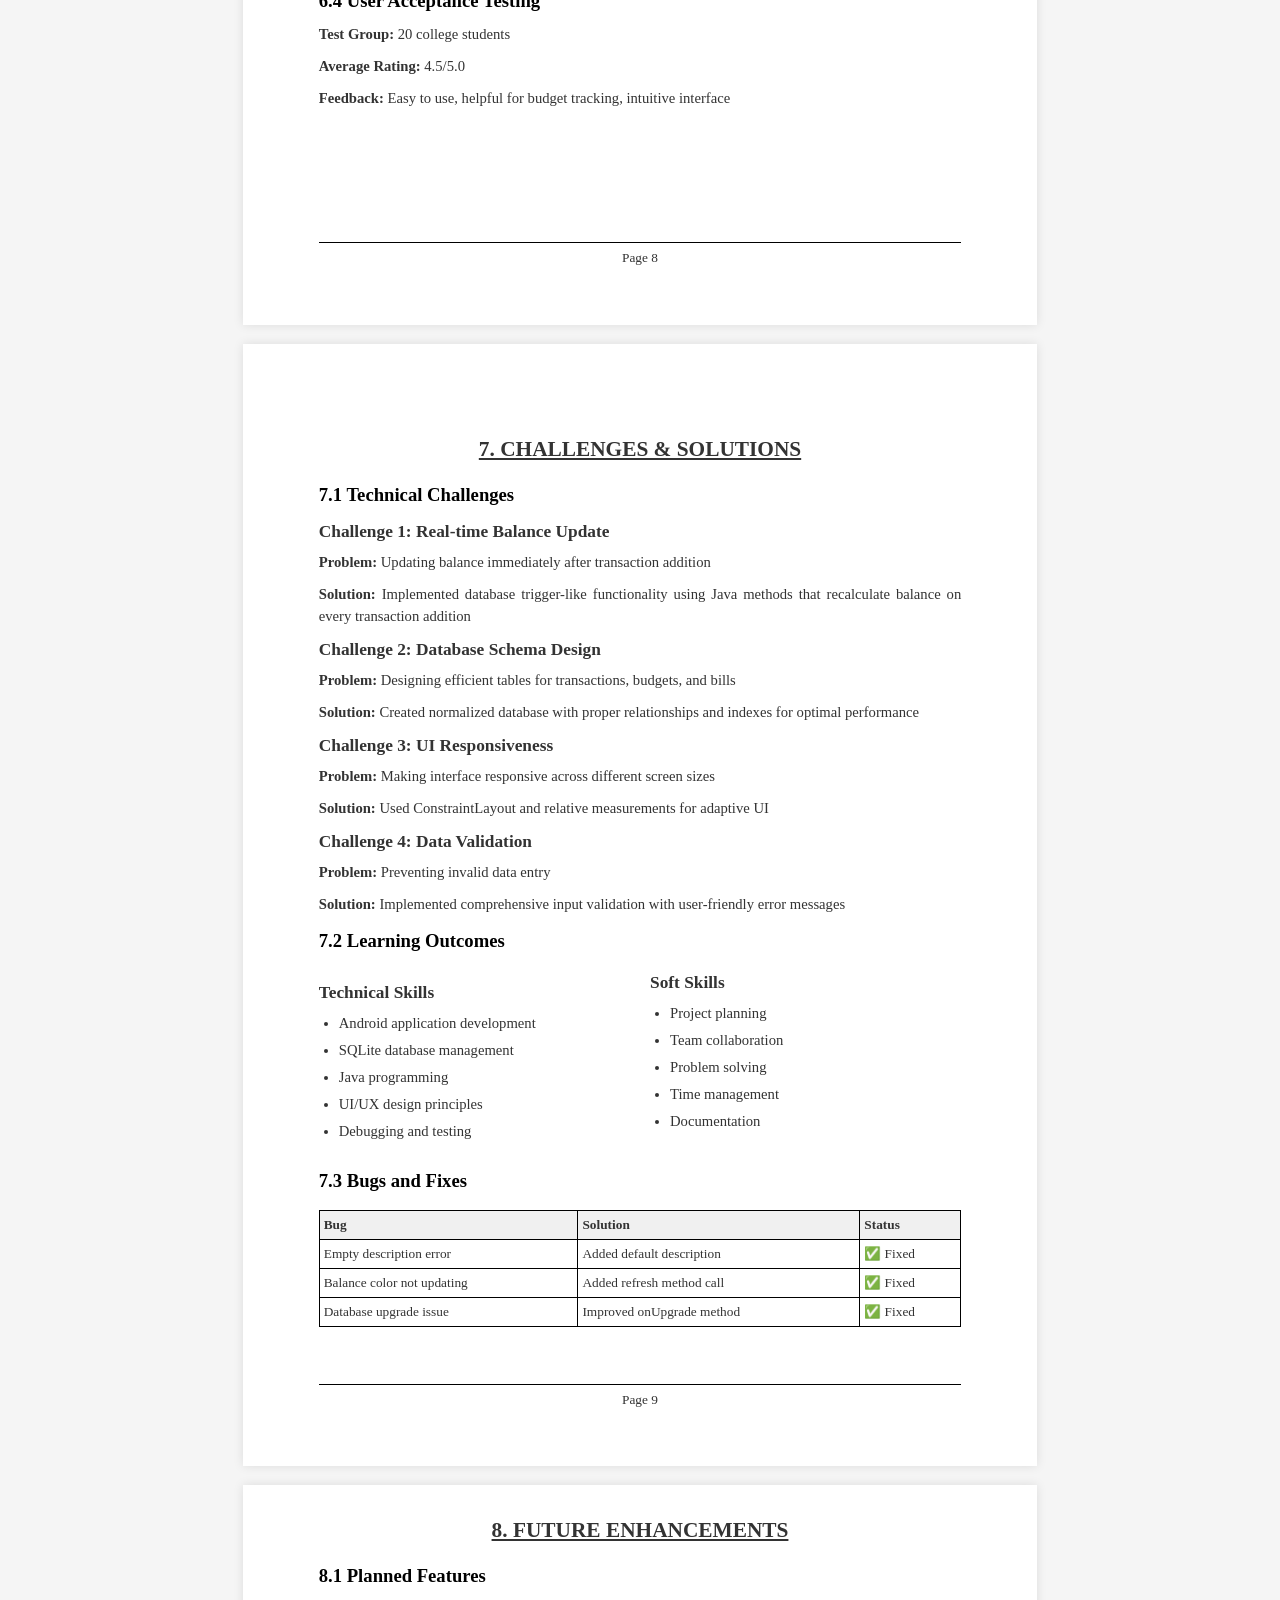
<file: money-handling-report.html>
<!DOCTYPE html>
<html lang="en">
<head>
    
    <meta charset="UTF-8">
    <meta name="viewport" content="width=device-width, initial-scale=1.0">
    <title>Expense Manager - Minor Project Report</title>
    <style>
       /* A4 Page Size Setup */
        @page {
            size: A4;
            margin: 0;
        }
        
        * {
            margin: 0;
            padding: 0;
            box-sizing: border-box;
        }
        
        body {
            font-family: 'Segoe UI', Tahoma, Geneva, Verdana, sans-serif;
            background: #f0f0f0;
            line-height: 1.6;
            color: #333;
        }
        
        /* Page Container for A4 Size */
          .pages {
            padding: 20mm;
            margin-bottom: 10mm;
            width: 210mm;
            height: 297mm;
            background: white;
            margin: 0mm auto;
            box-shadow: 0 0 20px rgba(0,0,0,0.1);
            position: relative;
            overflow: hidden;
            page-break-after: always;
        }       
        /* Page Content Area */
        .page-content {
            padding: 25mm;
            height: 100%;
            position: relative;
        }
        .center {
            text-align: center;
        }
        
      
        
        .header {
            text-align: center;
            border-bottom: 2px solid #000;
            padding-bottom: 15px;
            margin-bottom: 25px;
        }
        .header h1 {
            font-size: 16pt;
            margin-bottom: 8px;
            text-transform: uppercase;
        }
        .college-info {
            text-align: center;
            margin: 0;
            font-size: 12pt;
        }
        .section {
            margin: 20px 0;
            page-break-inside: avoid;
        }
        .section h3 {
            border-bottom: 1px solid #000;
            padding-bottom: 6px;
            margin-bottom: 12px;
            font-size: 13pt;
        }
        .student-table {
            width: 100%;
            border-collapse: collapse;
            margin: 15px 0;
        }
        .student-table th, .student-table td {
            border: 1px solid #000;
            padding: 8px;
            text-align: left;
        }
        .student-table th {
            background: #f0f0f0;
        }
        .abstract-box {
            border: 1px solid #000;
            padding: 15px;
            margin: 15px 0;
            background: #f9f9f9;
            font-size: 11pt;
        }
        .screenshot {
            text-align: center;
            margin: 20px 0;
        }
        .screenshot img {
            max-width: 80%;
            border: 1px solid #000;
        }
        .caption {
            font-size: 10pt;
            font-style: italic;
            margin-top: 5px;
        }
        .features-grid {
            display: grid;
            grid-template-columns: repeat(2, 1fr);
            gap: 15px;
            margin: 15px 0;
        }
        .feature-item {
            background: #f5f5f5;
            padding: 10px;
            border-left: 3px solid #000;
            font-size: 10pt;
        }
        .footer {
            text-align: center;
            margin-top: 30px;
            padding-top: 15px;
            border-top: 1px solid #000;
            font-size: 10pt;
        }
        .page-number {
            position: absolute;
            bottom: 15mm;
            right: 25mm;
            font-size: 10pt;
        }
        ul, ol {
            margin-left: 25px;
            margin-bottom: 10px;
            font-size: 11pt;
        }
        li {
            margin-bottom: 5px;
        }
        p {
            margin-bottom: 10px;
            font-size: 11pt;
            text-align: justify;
        }
        .signature-table {
            width: 100%;
            margin: 30px 0;
        }
        .signature-table td {
            padding: 20px 0;
            text-align: center;
            border-top: 1px solid #000;
        }
        .architecture {
            background: #f5f5f5;
            padding: 15px;
            border-radius: 6px;
            font-family: 'Courier New', monospace;
            font-size: 9pt;
            white-space: pre-wrap;
            margin: 12px 0;
            line-height: 1.4;
        }
        /* extra add css */
        .logo-large {
            width: 1.8104166666666666in;
            height: 1.4590277777777778in;
        }
        .spaceree {
            height: 20px;
        }
        .project-titleee {
            font-size: 18pt;
            line-height: 1.5;
            margin: 20px 0;
        }
        .underlineee {
            text-decoration: underline;
        }
        p{
            text-align: center;
        }
        .signature-line {
            border-bottom: 1px solid #000;
            width: 200px;
            display: inline-block;
            margin: 0 10px;
        }
        
    </style>
</head>
<body>
    <!-- Page 1: Cover Page -->
    <div class="pages" style="padding-top: 10px;">
        <div class="college-info">
            <h2>MOLANA AZAD COLLEGE OF ENGINNERING ee& TECHNOLOGY</h2>
            <h3>Department of Computer Science & Engineering</h3>
            <div style="display: flex;">
                <div style="margin-top: 10mm;">
                    <img src="money-handling-assets-image1.png" alt="College Logo" class="logo logo-large">
                </div>
                <div style="margin-top: 30mm;">
                    <h4>SBTE, PATNA, BIHAR</h4>
                    <h4>Academic Year 2024-2025</h4>
                    <h4>MINOR PROJECT REPORT</h4>
                </div>
                <div style="text-align: center; margin-top: 8mm;">
                 <img src="money-handling-assets-image2.png" alt="SBTE Logo" class="logo logo-large">
                </div>
            </div>
           <div>
                <strong>On</strong><br>
            
           </div>
            <div style="text-align: center;">
                <h1> EXPENSE MANAGER ANDROID APPLICATION  </h1>
                <h2>A Complete Financial Management Solution</h2>
            </div>
          
           
        </div>
        

        <div style="margin: 40px 0; padding-bottom: 150px; ">
            <div style="font-size: 14pt; margin-bottom: 10px; text-align: center;"><strong>SUBMITTED BY</strong></div> <BR>
            <div style="text-align: center;">
                <div style="font-size: 12pt; margin-bottom: 5px;">WAQUAR AHMED SHIBLI (23-CS-001)</div>
                <div style="font-size: 12pt; margin-bottom: 5px;">Faizee Hassan Azad (23-CS-003)</div>
                <div style="font-size: 12pt; margin-bottom: 5px;">Imran Hassan (23-CS-009)</div>
                <div style="font-size: 12pt; margin-bottom: 5px;">Md Dilshad Alam (23-CS-601)</div>
                
            </div>
        </div>
        
        <div style="display: flex;">
            <div style="text-align: right;">
                <div style="font-size: 12pt; text-align: left;">Under the Guidance of</div>
                <div style="font-size: 12pt; text-align: LEFT;"><strong>Dr. Shabbir Hasan</strong></div>
            </div>
            <div style="margin-left: 50%;">
                <div style="font-size: 12pt; text-align: left;">HOD of</div>
                <div style="font-size: 12pt; text-align: LEFT;"><strong>Mr. Mazhar Eqbal</strong></div>
            </div>
        </div>

        <div style="text-align: center; margin-top: 15mm;">
            <div style="font-size: 12pt;">Finall Year (5<sup>th</sup> Semester)</div>
            <div style="font-size: 12pt;">Session 2023 - 2026</div>
        </div>
        <div class="page-number">1</div>
    </div>

    <!-- extra Page 2: Project Title Page -->
        <div class="pages">
            <div class="center">
                <h2>A</h2>
                <h2>MINOR PROJECT REPORT</h2>
                <h3>on</h3>
                <h1 class="project-titleee">"EXPENSE MANAGER ANDROID APPLICATION"</h1> 
        
                    <p>Submitted in partial fulfillment for the requirement of</p>
                    <p><strong>DIPLOMA COURSE</strong></p>
                    <p>In</p>
                    <p><strong>COMPUTER SCIENCE</strong></p>
                </div>
                
                <div class="spaceree"></div>
                
                <h4 class="center"><u>Under the Supervision of</u></h4>
                
                <div class="spaceree"></div>
                
                <p><strong>Guide</strong></p>
                <p>[ Dr. SHABBIR HASSAN ]</p>
              
                
                <div class="spaceree"></div>
                
                <!-- Logo 3 -->
                 <div class="center">
                <img src="money-handling-assets-image3.png" alt="College Logo" class="logo logo-medium">
                </div>
                <div class="spaceree"></div>
                
                <p><strong>SESSION 2023-2026</strong></p>
                
                <div class="spaceree"></div>
                
                <p><strong>DEPARTMENT OF COMPUTER SCIENCE</strong></p>
                <p><strong>MAULANA AZAD COLLEGE OF ENGINEERING & TECHNOLOGY,</strong></p>
                <p><strong>GORHNA P.O: NEORA, PATNA</strong></p>
            <div class="page-number">2</div>
            </div>
        </div>
        

        

    <!-- Page 3: Certificate -->
    <div class="pages">
        <div class="header">
             <div class="center">
                <h2>MAULANA AZAD COLLEGE OF ENGINEERING & TECHNOLOGY</h2>
                
                <!-- Logo 1 -->
                <img src="money-handling-assets-image1.png" alt="College Logo" class="logo logo-small">
                
                <p><strong>DEPARTMENT OF COMPUTER SCIENCE</strong></p>
                <p><strong>SESSION- 2023-2026</strong></p>
            </div>
            <h1> <u> CERTIFICATE </u> </h1>
        </div>
        
        <div class="section">
            <p>This is to certify that <strong>WAQUAR AHMED SHIBLI, Faizee Hassan Azad,  Imran Hassan, Md Dilshad Alam. </strong> Student(s) of Third Year 5<sup>th</sup> semester In <strong>Computer Science</strong> branch has successfully completed the project work Entitled <strong>"EXPENSE MANAGER ANDROID APPLICATION"</strong>. This Technical Minor Project is hereby approved for submission towards partial fulfillment for the requirement of the <strong>DIPLOMA</strong> in <strong>COMPUTER SCIENCE</strong> from <strong>SBTE, PATNA, BIHAR.</strong></p>
        </div>

        <div style="margin-top: 30mm;">
            <table class="signature-table">
                <tr>
                    <td>
                        <strong>Project Guide</strong><br>
                        Dr. SHABBIR HASSAN<br>
                        Department of CSE
                    </td>
                    <td>
                        <strong>HOD</strong><br>
                        Mr. MAZHAR EQUBAL<br>
                        Department of CSE
                    </td>
                </tr>
            </table>
        </div>

        <div style="text-align: center;">
            <p><strong>External Examiner</strong></p>
            <p>_________________________</p>
        </div>
        <div class="page-number">3</div>
    </div>

    <!-- extra add page -->
     <!-- Acknowledgment -->
        <div class="pages">
            <div class="center">
                <h2>MAULANA AZAD COLLEGE OF ENGINEERING & TECHNOLOGY</h2>
                
                <!-- Logo 1 -->
                <img src="money-handling-assets-image1.png" alt="College Logo" class="logo logo-small" style="margin-top: 10mm; margin-bottom: 10mm;">
                
                <p><strong>DEPARTMENT OF COMPUTER SCIENCE & ENGINEERING</strong></p>
                <p><strong>SESSION- 2023-2026</strong></p>
                
                <div class="spaceree"></div>
                
                <h2 class="underlineee">ACKNOWLEDGMENT</h2>
                
                <div class="spaceree"></div>
            </div>
            
            <div style="font-size: 18pt; line-height: 1.5; margin: 20px 0;">
                <div style="text-align: justify; margin-bottom: 20px; font-size: large;">
                    We are very much thankful to our <strong>HOD Mr. Mazhar Eqbal</strong> for providing us support and guidance to accomplish this project work.
                    
                    We are very grateful to our <strong>Project Guide Dr. Shabbir Hasan</strong> for being instrumental in the completion of our project with his/her complete guidance.
                    
                    We also thank all the staff members of our college and technicians for their help in making this project a successful one.
                    
                    Finally, we take this opportunity to extend our deep appreciation to our family and friends, for all that they meant to us during the crucial times of the completion of our project. 
                </div>
                
                <div style=" margin-top: 30px; font-size: large; font-weight: bold;">
                     <div>WAQUAR AHMED SHIBLI (23-CS-001)</div>
                     <div>Faizee Hassan Azad(23-CS-003)</div>
                     <div> Imran Hassan (23-CS-009)</div>
                    <div>Md Dilshad Alam (23-CS-601)</div>
                   
                </div> 
                <div class="page-number">4</div>
            </div>
        </div>

         <!-- extra -->
          <!-- Page 5: Approval Sheet -->
        <div class="pages">
            <div class="center">
                <h2>MAULANA AZAD COLLEGE OF ENGINEERING & TECHNOLOGY</h2>
                
                <!-- Logo 1 -->
                <img src="money-handling-assets-image1.png" alt="College Logo" class="logo logo-small" style="margin-top: 10mm; margin-bottom: 10mm;">
                
                <p><strong>DEPARTMENT OF COMPUTER SCIENCE & ENGINEERING</strong></p>
                <p><strong>SESSION- 2023-2026</strong></p>
                
                <div class="spacer"></div>
                
                <h2 class="underline" style="margin-top: 5mm; margin-bottom: 10mm;">APPROVAL SHEET</h2>
                
                <div class="spaceree"></div>
            </div>
            
            <div class="content">
                <p><em>This is to certify that</em> <strong> WAQUAR AHMED SHIBLI, Faizee Hassan Azad,  Imran Hassan, Md Dilshad Alam.</strong>, <em>Student(s) of third year 5th semester in</em> <strong>COMPUTER SCIENCE</strong> <em>branch has successfully completed the Minor project work Entitled</em> <strong>EXPENSE MANAGER ANDROID APPLICATION</strong><em>.</em> <em>This Technical Project is hereby approved for submission towards partial fulfillment for the requirement of DIPLOMA in</em> <strong>COMPUTER SCIENCE</strong> <em>from</em><strong>, SBTE, PATNA, BIHAR.</strong></p>
                
                
                
                <div style="display: flex; justify-content: space-between; width: 80%; margin: 40px auto 0;">
                    <div style="text-align: center;">
                        <p style="margin-top: 30mm; text-align: left;">(INTERNAL EXAMINER)</p>
                        <div class="spacer"></div>
                        <p style="margin-top: 8mm; text-align: left;">Date:____________________</p>
                    </div>
                    <div style="text-align: center;">
                        <p style="margin-top: 30mm;text-align: right;">(EXTERNAL EXAMINER)</p>
                        <div class="spaceree"></div>
                        <p style="text-align: left;">Date:_____________________ </p>
                    </div>
                </div>
            </div>
            <div class="page-number">5</div>
        </div>
    </body>
</html>
<!DOCTYPE html>
<html lang="en">
<head>
    <meta charset="UTF-8">
    <meta name="viewport" content="width=device-width, initial-scale=1.0">
    <title>Money Handling App - Project Report (12 Pages)</title>
    <style>
        /* A4 Page Settings - Exact A4 Size */
        @page {
            size: A4;
            margin: 0;
        }
        
        * {
            margin: 0;
            padding: 0;
            box-sizing: border-box;
            font-family: 'Times New Roman', serif;
        }
        
        body {
            background: #f5f5f5;
            line-height: 1.5;
            font-size: 12pt;
        }
        
        .a4-page {
            width: 210mm;
            height: 297mm;
            background: white;
            margin: 0 auto 5mm auto;
            padding: 20mm;
            box-shadow: 0 0 10px rgba(0,0,0,0.1);
            position: relative;
            page-break-after: always;
            overflow: hidden;
        }
        
        /* Header and Footer */
        .header {
            text-align: center;
            border-bottom: 2px solid #000;
            padding-bottom: 10px;
            margin-bottom: 20px;
        }
        
        .footer {
            position: absolute;
            bottom: 15mm;
            width: calc(100% - 40mm);
            text-align: center;
            font-size: 10pt;
            border-top: 1px solid #000;
            padding-top: 5px;
        }
        
        /* Typography */
        h1 {
            font-size: 16pt;
            text-align: center;
            margin: 15px 0;
            text-decoration: underline;
        }
        
        h2 {
            font-size: 14pt;
            margin: 12px 0 8px 0;
            color: #000;
        }
        
        h3 {
            font-size: 13pt;
            margin: 10px 0 6px 0;
        }
        
        p {
            margin-bottom: 10px;
            text-align: justify;
        }
        
        /* Lists */
        ul, ol {
            margin-left: 20px;
            margin-bottom: 15px;
        }
        
        li {
            margin-bottom: 5px;
        }
        
        /* Tables */
        table {
            width: 100%;
            border-collapse: collapse;
            margin: 15px 0;
            font-size: 11pt;
        }
        
        th {
            background: #f0f0f0;
            border: 1px solid #000;
            padding: 6px;
            text-align: left;
        }
        
        td {
            border: 1px solid #000;
            padding: 5px;
        }
        
        /* Code Blocks */
        .code-block {
            background: #f8f8f8;
            border-left: 3px solid #000;
            padding: 10px;
            margin: 10px 0;
            font-family: 'Courier New', monospace;
            font-size: 10pt;
            overflow-x: auto;
        }
        
        /* Sections */
        .section {
            margin-bottom: 15px;
        }
        
        .bold {
            font-weight: bold;
        }
        
        .center {
            text-align: center;
        }
        
        .right {
            text-align: right;
        }
        
        /* Page Numbers */
        .page-number {
            position: absolute;
            bottom: 20mm;
            right: 20mm;
            font-size: 10pt;
        }
        
        /* Print Specific */
        @media print {
            body {
                background: white;
                margin: 0;
                padding: 0;
            }
            
            .a4-page {
                width: 210mm;
                height: 297mm;
                margin: 0;
                padding: 20mm;
                box-shadow: none;
                page-break-after: always;
            }
            
            .no-print {
                display: none;
            }
        }
        
        /* Compact Layouts */
        .compact-table {
            font-size: 10pt;
        }
        
        .compact-table td, .compact-table th {
            padding: 4px;
        }
        
        .two-column {
            column-count: 2;
            column-gap: 20px;
            margin: 15px 0;
        }
        
        .team-grid {
            display: grid;
            grid-template-columns: repeat(3, 1fr);
            gap: 10px;
            margin: 15px 0;
        }
        
        .team-member {
            border: 1px solid #000;
            padding: 8px;
            text-align: center;
        }
    </style>
</head>
<body>

<!-- PAGE 6: TITLE PAGE -->
<div class="a4-page">
    <div style="height: 100%; display: flex; flex-direction: column; justify-content: center; align-items: center;">
        <div class="header" style="border: none; width: 100%;">
            <h1 style="font-size: 24pt; text-decoration: none;">MAULANA AZAD COLLEGE OF ENGINEERING AND TECHNOLOGY</h1>
            <h2 style="font-size: 18pt;">Department of Computer Science & Engineering</h2>
        </div>
        
        <div style="text-align: center;">
            <img src="money-handling-assets-MONEY HANDLING.jpeg" alt="" align="center" style="display: block; margin: 20px auto; width: 100px; height: auto;">
            <h1 style="font-size: 28pt; color: #000; text-decoration: none;">MONEY HANDLING</h1>
            <h2 style="font-size: 16pt;">Personal Finance Management System</h2>
            <h3 style="font-size: 14pt;">Android Application Project Report</h3>
        </div>
        
        <div style="margin: 15px 0; text-align: center;">
            <h3>Submitted By:</h3>
            <div class="team-grid" style="width: 80%;">
                <div class="team-member">
                    <p class="bold">WAQUAR AHMED SHIBLI </p>
                    <p>(23-CS-001)</p>
                </div>
                <div class="team-member">
                    <p class="bold">Faizee Hassan Azad</p>
                    <p>23-CS-003</p>
                </div>
                <div class="team-member">
                    <p class="bold">Imran Hassan</p>
                    <p>23-CS-009</p>
                </div>
                <div class="team-member">
                    <p class="bold">Md Dilshad Alam</p>
                    <p>23-CS-012</p>
                </div>
            </div>
        </div>
        
        <div style="margin-top: 20px; text-align: center;">
            <p class="bold">Under the Guidance of</p>
            <p>Dr. Shabbir Hasan</p>
            <p>Department of Computer Science & Engineering</p>
        </div>
        
        <div style="margin-top: 30px; text-align: center;">
            <p class="bold">Date of Submission: December 16, 2025</p>
        </div>
    </div>
    <div class="footer">
        Page 6
    </div>
</div>



<!-- PAGE 8: ABSTRACT -->
<div class="a4-page">
    <h1>ABSTRACT</h1>
    
    <div class="section">
        <p>The <span class="bold">Money Handling</span> application is an Android-based personal finance management system designed to help users track income, expenses, and manage budgets efficiently. In today's digital age where financial literacy is crucial, this application provides a simple yet powerful solution for individuals to take control of their finances.</p>
        
        <p>The application features comprehensive financial tracking with real-time balance calculation, transaction categorization, budget planning, bill reminders, and detailed financial reports. Built using native Android technologies, the app ensures smooth performance and offline functionality.</p>
    </div>
    
    <h2>Key Features:</h2>
    <ul>
        <li>Real-time balance tracking and calculation</li>
        <li>Income and expense management with categorization</li>
        <li>Budget planning and monitoring system</li>
        <li>Bill tracking with reminder functionality</li>
        <li>Transaction history with date-wise filtering</li>
        <li>Category-wise spending analysis</li>
        <li>Offline functionality without internet dependency</li>
        <li>User-friendly interface with color-coded feedback</li>
    </ul>
    
    <h2>Technical Specifications:</h2>
    <table class="compact-table">
        <tr>
            <th>Component</th>
            <th>Specification</th>
        </tr>
        <tr>
            <td>Development Platform</td>
            <td>Android Studio</td>
        </tr>
        <tr>
            <td>Programming Language</td>
            <td>Java</td>
        </tr>
        <tr>
            <td>Database</td>
            <td>SQLite</td>
        </tr>
        <tr>
            <td>Minimum SDK</td>
            <td>API 21 (Android 5.0)</td>
        </tr>
        <tr>
            <td>Target SDK</td>
            <td>API 34 (Android 14)</td>
        </tr>
        <tr>
            <td>Architecture</td>
            <td>MVC Pattern</td>
        </tr>
    </table>
    
    <p>The application follows the Model-View-Controller architecture pattern, ensuring clean separation of concerns and maintainable code structure. With its intuitive interface and robust backend, the Money Handling app serves as a complete financial companion for students and professionals alike.</p>
    
    <div class="footer">
        Page 8
    </div>
</div>

<!-- PAGE 9: INTRODUCTION -->
<div class="a4-page">
    <h1>1. INTRODUCTION</h1>
    
    <h2>1.1 Problem Statement</h2>
    <p>In today's digital age, effective financial management has become crucial for individuals. Students and young professionals often struggle with tracking expenses, maintaining budgets, and managing bills. Traditional methods like maintaining physical records or using spreadsheet software are time-consuming and error-prone.</p>
    
    <h2>1.2 Objectives</h2>
    <ul>
        <li>Develop an Android application for personal finance management</li>
        <li>Implement real-time balance calculation and display</li>
        <li>Create user-friendly interface for transaction management</li>
        <li>Incorporate budget tracking and bill management features</li>
        <li>Generate spending reports and analytics</li>
        <li>Ensure data persistence using SQLite database</li>
    </ul>
    
    <h2>1.3 Scope</h2>
    <p>The application is designed for individual users to record daily transactions, categorize expenses, set budgets, track bills, and analyze spending patterns. It works offline without internet connectivity and stores all data locally for privacy.</p>
    
    <h2>1.4 Target Users</h2>
    <div class="two-column">
        <div>
            <h3>Students</h3>
            <ul>
                <li>Manage allowances</li>
                <li>Track educational expenses</li>
                <li>Learn budgeting skills</li>
            </ul>
        </div>
        <div>
            <h3>Professionals</h3>
            <ul>
                <li>Salary management</li>
                <li>Expense tracking</li>
                <li>Tax planning</li>
            </ul>
        </div>
    </div>
    
    <h2>1.5 Technologies Used</h2>
    <table class="compact-table">
        <tr>
            <td>Frontend</td>
            <td>Android XML Layouts</td>
        </tr>
        <tr>
            <td>Backend</td>
            <td>Java Programming</td>
        </tr>
        <tr>
            <td>Database</td>
            <td>SQLite</td>
        </tr>
        <tr>
            <td>Development Tool</td>
            <td>Android Studio</td>
        </tr>
        <tr>
            <td>Architecture</td>
            <td>MVC Pattern</td>
        </tr>
    </table>
    
    <div class="footer">
        Page 9
    </div>
</div>

<!-- PAGE 10: SYSTEM DESIGN -->
<div class="a4-page">
    <h1>2. SYSTEM DESIGN</h1>
    
    <h2>2.1 Architecture</h2>
    <p>The application follows Three-Tier Architecture:</p>
    
    <div class="code-block">
┌─────────────────────────┐
│   PRESENTATION LAYER    │
│  • MainActivity         │
│  • HistoryActivity      │
│  • XML Layouts          │
└───────────┬─────────────┘
            │
┌───────────▼─────────────┐
│   BUSINESS LOGIC LAYER  │
│  • DatabaseHelper       │
│  • Transaction Logic    │
│  • Budget Calculations  │
└───────────┬─────────────┘
            │
┌───────────▼─────────────┐
│      DATA LAYER         │
│  • SQLite Database      │
│  • Three Tables:        │
│    - transactions       │
│    - budgets            │
│    - bills              │
└─────────────────────────┘
    </div>
    
    <h2>2.2 Database Design</h2>
    
    <h3>2.2.1 Transactions Table</h3>
    <div class="code-block">
CREATE TABLE transactions (
    id INTEGER PRIMARY KEY AUTOINCREMENT,
    amount REAL NOT NULL,
    type TEXT NOT NULL,
    category TEXT NOT NULL,
    description TEXT,
    date TEXT NOT NULL
);
    </div>
    
    <h3>2.2.2 Budgets Table</h3>
    <div class="code-block">
CREATE TABLE budgets (
    id INTEGER PRIMARY KEY AUTOINCREMENT,
    category TEXT UNIQUE NOT NULL,
    month TEXT NOT NULL,
    limit_amount REAL NOT NULL
);
    </div>
    
    <h3>2.2.3 Bills Table</h3>
    <div class="code-block">
CREATE TABLE bills (
    id INTEGER PRIMARY KEY AUTOINCREMENT,
    bill_name TEXT NOT NULL,
    amount REAL NOT NULL,
    due_date TEXT NOT NULL,
    is_paid INTEGER DEFAULT 0
);
    </div>
    
    <h2>2.3 Flow Diagram</h2>
    <div class="code-block" style="text-align: center;">
Start → Main Activity → Add Transaction → 
Validate Input → Save to Database → 
Update Balance → Display Result
    </div>
    
    <div class="footer">
        Page 10
    </div>
</div>

<!-- Page 11: IMPLEMENTATION -->
<div class="a4-page">
    <h1>3. IMPLEMENTATION</h1>
    
    <h2>3.1 Core Classes</h2>
    
    <h3>3.1.1 MainActivity.java</h3>
    <div class="code-block">
public class MainActivity extends AppCompatActivity {
    // UI Components
    TextView balanceText;
    EditText amountEdit, descEdit;
    Spinner typeSpinner;
    Button addButton, viewButton;
    
    DatabaseHelper dbHelper;
    double currentBalance = 0.0;
    
    protected void onCreate(Bundle savedInstanceState) {
        super.onCreate(savedInstanceState);
        setContentView(R.layout.activity_main);
        dbHelper = new DatabaseHelper(this);
        initializeViews();
        setupSpinner();
        updateBalanceFromDB();
    }
    
    private void addTransaction() {
        String amountStr = amountEdit.getText().toString();
        if (amountStr.isEmpty()) {
            Toast.makeText(this, "Please enter amount!", 
                          Toast.LENGTH_SHORT).show();
            return;
        }
        // Add transaction logic
    }
}
    </div>
    
    <h3>3.1.2 DatabaseHelper.java</h3>
    <div class="code-block">
public class DatabaseHelper extends SQLiteOpenHelper {
    private static final String DATABASE_NAME = "MoneyDB";
    private static final int DATABASE_VERSION = 2;
    
    public void onCreate(SQLiteDatabase db) {
        // Create tables
        String CREATE_TRANSACTIONS_TABLE = "CREATE TABLE " + 
            TABLE_TRANSACTIONS + "(" + KEY_ID + 
            " INTEGER PRIMARY KEY AUTOINCREMENT," + 
            KEY_AMOUNT + " REAL," + KEY_TYPE + " TEXT," + 
            KEY_CATEGORY + " TEXT," + KEY_DESCRIPTION + 
            " TEXT," + KEY_DATE + " TEXT" + ")";
        db.execSQL(CREATE_TRANSACTIONS_TABLE);
    }
    
    public void addTransaction(double amount, String type, 
                              String category, String description) {
        SQLiteDatabase db = this.getWritableDatabase();
        ContentValues values = new ContentValues();
        values.put(KEY_AMOUNT, amount);
        values.put(KEY_TYPE, type);
        values.put(KEY_CATEGORY, category);
        values.put(KEY_DESCRIPTION, description);
        values.put(KEY_DATE, java.text.DateFormat
                   .getDateTimeInstance().format(new java.util.Date()));
        db.insert(TABLE_TRANSACTIONS, null, values);
        db.close();
    }
}
    </div>
    
    <div class="footer">
        Page 11
    </div>
</div>

<!-- PAGE 12: FEATURES -->
<div class="a4-page" style="padding-top: 30px;">
    <h1>4. FEATURES</h1>
    
    <h2>4.1 Transaction Management</h2>
    <ul>
        <li><span class="bold">Income Recording:</span> Salary, freelance, gifts</li>
        <li><span class="bold">Expense Tracking:</span> Food, shopping, travel, medical</li>
        <li><span class="bold">Categorization:</span> 7 predefined categories</li>
        <li><span class="bold">Date Tracking:</span> Automatic timestamp</li>
        <li><span class="bold">Description:</span> Optional detailed notes</li>
    </ul>
    
    <h2>4.2 Budget System</h2>
    <ul>
        <li>Default budgets for common categories</li>
        <li>Real-time spending tracking</li>
        <li>Budget limit warnings</li>
        <li>Category-wise allocation</li>
        <li>Monthly budget planning</li>
    </ul>
    
    <h2>4.3 Bill Management</h2>
    <ul>
        <li>Add recurring bills</li>
        <li>Due date tracking</li>
        <li>Payment status monitoring</li>
        <li>Bill reminder system</li>
    </ul>
    
    <h2>4.4 Reporting & Analytics</h2>
    <ul>
        <li>Real-time balance calculation</li>
        <li>Income vs Expense comparison</li>
        <li>Category-wise spending analysis</li>
        <li>Monthly financial summary</li>
        <li>Transaction history with filters</li>
    </ul>
    
    <h2>4.5 User Interface Features</h2>
    <div class="two-column">
        <div>
            <h3>Visual Feedback</h3>
            <ul>
                <li>Color-coded balance (Green/Red)</li>
                <li>Toast notifications</li>
                <li>Form validation messages</li>
            </ul>
        </div>
        <div>
            <h3>Navigation</h3>
            <ul>
                <li>Main dashboard</li>
                <li>History view</li>
                <li>Settings screen</li>
                <li>Budget management</li>
            </ul>
        </div>
    </div>
    

    <div class="footer">
        Page 12
    </div>
</div>

<!-- PAGE 13: SCREENSHOTS -->
<div class="a4-page">
        <h2>4.6 Technical Features</h2>
    <ul>
        <li>Offline functionality</li>
        <li>Local data storage</li>
        <li>Data validation</li>
        <li>Error handling</li>
        <li>Memory management</li>
    </ul>
    
    <h1>5. APPLICATION SCREENS</h1>
    
    <h2>5.1 Main Screen</h2>
    <div class="code-block" style="text-align: center;">
┌─────────────────────────┐
│   Current Balance       │
│   ₹1,250.50            │
│   (Green if positive)   │
├─────────────────────────┤
│   Amount: [500.00    ]  │
│                         │
│   Type:   [Expense  ▼]  │
│                         │
│   Desc:   [Lunch     ]  │
│                         │
│   [ADD TRANSACTION]     │
│                         │
│   [VIEW HISTORY   ]     │
└─────────────────────────┘
    </div>
    
    <p><span class="bold">Features:</span> Balance display, transaction input form, type selection spinner, action buttons, color-coded feedback.</p>
    
    <h2>5.2 History Screen</h2>
    <div class="code-block" style="text-align: center;">
┌─────────────────────────┐
│   TRANSACTION HISTORY   │
├─────────────────────────┤
│  ₹500 - Food - Lunch    │
│  15 Dec 2025 14:30      │
│                         │
│  ₹3000 - Income - Salary│
│  14 Dec 2025 10:00      │
│                         │
│  ₹800 - Shopping - Cloth│
│  13 Dec 2025 16:45      │
└─────────────────────────┘
    </div>
    
    <p><span class="bold">Features:</span> Chronological listing, amount-category-description format, date-time stamps, scrollable view.</p>
    
    <h2>5.3 Budget Screen</h2>
    <div class="code-block" style="text-align: center;">
┌─────────────────────────┐
│   BUDGET MANAGEMENT     │
├─────────────────────────┤
│  Food: ₹5000           │
│  Spent: ₹3200 (64%)    │
│                         │
│  Shopping: ₹3000       │
│  Spent: ₹3500 (117%)   │
│                         │
│  Travel: ₹2000         │
│  Spent: ₹1200 (60%)    │
└─────────────────────────┘
    </div>
    
    <p><span class="bold">Features:</span> Category-wise budgets, spending progress, percentage calculation, overspending alerts.</p>
    
    <div class="footer">
        Page 13
    </div>
</div>

<!-- PAGE 14: TESTING -->
<div class="a4-page">
    <h1>6. TESTING</h1>
    
    <h2>6.1 Test Cases</h2>
    <table class="compact-table">
        <tr>
            <th>Test Case</th>
            <th>Input</th>
            <th>Expected</th>
            <th>Result</th>
        </tr>
        <tr>
            <td>Add Income</td>
            <td>Amount: 5000, Type: Income</td>
            <td>Balance +5000</td>
            <td>✅ Pass</td>
        </tr>
        <tr>
            <td>Add Expense</td>
            <td>Amount: 1000, Type: Expense</td>
            <td>Balance -1000</td>
            <td>✅ Pass</td>
        </tr>
        <tr>
            <td>Empty Amount</td>
            <td>Amount: "", Type: Expense</td>
            <td>Error Message</td>
            <td>✅ Pass</td>
        </tr>
        <tr>
            <td>Negative Balance</td>
            <td>Expenses > Income</td>
            <td>Red Color</td>
            <td>✅ Pass</td>
        </tr>
        <tr>
            <td>View History</td>
            <td>Multiple transactions</td>
            <td>All displayed</td>
            <td>✅ Pass</td>
        </tr>
        <tr>
            <td>Budget Calculation</td>
            <td>Food: 3200/5000</td>
            <td>64% shown</td>
            <td>✅ Pass</td>
        </tr>
    </table>
    
    <h2>6.2 Performance Testing</h2>
    <table class="compact-table">
        <tr>
            <th>Operation</th>
            <th>Response Time</th>
            <th>Status</th>
        </tr>
        <tr>
            <td>Add Transaction</td>
            <td>&lt; 100ms</td>
            <td>✅ Excellent</td>
        </tr>
        <tr>
            <td>Balance Calculation</td>
            <td>&lt; 50ms</td>
            <td>✅ Excellent</td>
        </tr>
        <tr>
            <td>History Loading</td>
            <td>&lt; 200ms</td>
            <td>✅ Good</td>
        </tr>
        <tr>
            <td>App Startup</td>
            <td>&lt; 500ms</td>
            <td>✅ Good</td>
        </tr>
    </table>
    
    <h2>6.3 Compatibility Testing</h2>
    <ul>
        <li><span class="bold">Android 5.0 (Lollipop):</span> ✅ Fully compatible</li>
        <li><span class="bold">Android 6.0 (Marshmallow):</span> ✅ Fully compatible</li>
        <li><span class="bold">Android 8.0 (Oreo):</span> ✅ Fully compatible</li>
        <li><span class="bold">Android 10:</span> ✅ Fully compatible</li>
        <li><span class="bold">Android 12+:</span> ✅ Fully compatible</li>
    </ul>
    
    <h2>6.4 User Acceptance Testing</h2>
    <p><span class="bold">Test Group:</span> 20 college students</p>
    <p><span class="bold">Average Rating:</span> 4.5/5.0</p>
    <p><span class="bold">Feedback:</span> Easy to use, helpful for budget tracking, intuitive interface</p>
    
    <div class="footer">
        Page 14
    </div>
</div>

<!-- PAGE 15: CHALLENGES -->
<div class="a4-page">
    <h1>7. CHALLENGES & SOLUTIONS</h1>
    
    <h2>7.1 Technical Challenges</h2>
    
    <h3>Challenge 1: Real-time Balance Update</h3>
    <p><span class="bold">Problem:</span> Updating balance immediately after transaction addition</p>
    <p><span class="bold">Solution:</span> Implemented database trigger-like functionality using Java methods that recalculate balance on every transaction addition</p>
    
    <h3>Challenge 2: Database Schema Design</h3>
    <p><span class="bold">Problem:</span> Designing efficient tables for transactions, budgets, and bills</p>
    <p><span class="bold">Solution:</span> Created normalized database with proper relationships and indexes for optimal performance</p>
    
    <h3>Challenge 3: UI Responsiveness</h3>
    <p><span class="bold">Problem:</span> Making interface responsive across different screen sizes</p>
    <p><span class="bold">Solution:</span> Used ConstraintLayout and relative measurements for adaptive UI</p>
    
    <h3>Challenge 4: Data Validation</h3>
    <p><span class="bold">Problem:</span> Preventing invalid data entry</p>
    <p><span class="bold">Solution:</span> Implemented comprehensive input validation with user-friendly error messages</p>
    
    <h2>7.2 Learning Outcomes</h2>
    <div class="two-column">
        <div>
            <h3>Technical Skills</h3>
            <ul>
                <li>Android application development</li>
                <li>SQLite database management</li>
                <li>Java programming</li>
                <li>UI/UX design principles</li>
                <li>Debugging and testing</li>
            </ul>
        </div>
        <div>
            <h3>Soft Skills</h3>
            <ul>
                <li>Project planning</li>
                <li>Team collaboration</li>
                <li>Problem solving</li>
                <li>Time management</li>
                <li>Documentation</li>
            </ul>
        </div>
    </div>
    
    <h2>7.3 Bugs and Fixes</h2>
    <table class="compact-table">
        <tr>
            <th>Bug</th>
            <th>Solution</th>
            <th>Status</th>
        </tr>
        <tr>
            <td>Empty description error</td>
            <td>Added default description</td>
            <td>✅ Fixed</td>
        </tr>
        <tr>
            <td>Balance color not updating</td>
            <td>Added refresh method call</td>
            <td>✅ Fixed</td>
        </tr>
        <tr>
            <td>Database upgrade issue</td>
            <td>Improved onUpgrade method</td>
            <td>✅ Fixed</td>
        </tr>
    </table>
    
    <div class="footer">
        Page 15
    </div>
</div>

<!-- Page 16: FUTURE SCOPE -->
<div class="a4-page" style="padding-top: 15px;">
    <h1>8. FUTURE ENHANCEMENTS</h1>
    
    <h2>8.1 Planned Features</h2>
    
    <h3>Short-term (Next 6 Months)</h3>
    <ul>
        <li><span class="bold">Cloud Backup:</span> Firebase integration for data sync</li>
        <li><span class="bold">Charts & Graphs:</span> Visual representation of spending</li>
        <li><span class="bold">Recurring Transactions:</span> Automated regular entries</li>
        <li><span class="bold">Multi-Currency:</span> Support for different currencies</li>
        <li><span class="bold">Dark Mode:</span> Alternate color theme</li>
    </ul>
    
    <h3>Medium-term (6-12 Months)</h3>
    <ul>
        <li><span class="bold">Bank Integration:</span> Automatic transaction import</li>
        <li><span class="bold">Investment Tracking:</span> Stocks and mutual funds</li>
        <li><span class="bold">Family Sharing:</span> Shared budgets and expenses</li>
        <li><span class="bold">Bill Payment:</span> Direct bill payment through app</li>
        <li><span class="bold">AI Insights:</span> Spending pattern analysis</li>
    </ul>
    
    <h3>Long-term (1-2 Years)</h3>
    <ul>
        <li><span class="bold">Cross-platform:</span> iOS and Web versions</li>
        <li><span class="bold">Advanced Analytics:</span> Predictive budgeting</li>
        <li><span class="bold">Tax Calculation:</span> Automated tax planning</li>
        <li><span class="bold">Credit Score:</span> Financial health monitoring</li>
        <li><span class="bold">Marketplace:</span> Financial product recommendations</li>
    </ul>
    
    <h2>8.2 Technical Improvements</h2>
    <div class="two-column" style="margin: 0;">
       
            <h3>Architecture</h3>
            <ul>
                <li>Migrate to MVVM pattern</li>
                <li>Implement Room Database</li>
                <li>Use LiveData and ViewModel</li>
                <li>Add dependency injection</li>
            </ul>
        
        
            <h3>Technology</h3>
            <ul>
                <li>Convert to Kotlin</li>
                <li>Use Jetpack Compose</li>
                <li>Implement Coroutines</li>
                <li>Add unit testing</li>
            </ul>
        
    </div>
    
    <h2>8.3 Market Expansion</h2>
   
    <ul>
        <li><span class="bold">Students:</span> Scholarship tracking, educational expenses</li>
        <li><span class="bold">Freelancers:</span> Project-based budgeting, invoice management</li>
        <li><span class="bold">Small Businesses:</span> Expense tracking, tax preparation</li>
        <li><span class="bold">Families:</span> Shared budgets, children's allowance</li>
    </ul>
    
    <div class="footer">
        Page 16
    </div>
</div>

<!-- PAGE 17: CONCLUSION -->
<div class="a4-page" >
    <h1>9. CONCLUSION</h1>
    
    <h2>9.1 Project Summary</h2>
    <p>The <span class="bold">Money Handling</span> application has been successfully developed as a comprehensive personal finance management system for Android. The project achieved all its objectives and delivered a fully functional application with intuitive interface and robust backend.</p>
    
    <h2>9.2 Key Achievements</h2>
    <ul>
        <li>Successfully developed complete Android application</li>
        <li>Implemented real-time financial tracking</li>
        <li>Created user-friendly interface with visual feedback</li>
        <li>Designed efficient database system</li>
        <li>Completed comprehensive testing</li>
        <li>Delivered complete documentation</li>
    </ul>
    
    <h2>9.3 Technical Deliverables</h2>
    <table class="compact-table" >
        <tr>
            <th>Deliverable</th>
            <th>Status</th>
        </tr>
        <tr>
            <td>Android Application (APK)</td>
            <td>✅ Completed</td>
        </tr>
        <tr>
            <td>Source Code</td>
            <td>✅ Completed</td>
        </tr>
        <tr>
            <td>Database Design</td>
            <td>✅ Completed</td>
        </tr>
        <tr>
            <td>User Interface</td>
            <td>✅ Completed</td>
        </tr>
        <tr>
            <td>Testing Reports</td>
            <td>✅ Completed</td>
        </tr>
        <tr>
            <td>Project Documentation</td>
            <td>✅ Completed</td>
        </tr>
    </table>
    
    <h2>9.4 Educational Value</h2>
    <p>This project provided invaluable practical experience in:</p>
    <div class="two-column">
        <div>
            <ul>
                <li>Software development lifecycle</li>
                <li>Mobile application development</li>
                <li>Database design and management</li>
                <li>UI/UX design principles</li>
            </ul>
        </div>
        <div>
            <ul>
                <li>Problem-solving skills</li>
                <li>Team collaboration</li>
                <li>Project documentation</li>
                <li>Quality assurance</li>
            </ul>
        </div>
    </div>
    
   
    
    <div class="footer">
        Page 17
    </div>
</div>
 <!-- last page -->
  <div class="a4-page" >
       <h2>9.5 Final Remarks</h2>
    <p>The Money Handling application stands as a testament to our learning and growth as computer science students. It demonstrates our ability to conceptualize, design, develop, and deliver a complete software solution that meets real-world requirements while adhering to industry standards.</p>
    
    <p>This project has equipped us with the skills and confidence to undertake more complex software development projects in the future. We believe that the knowledge and experience gained will be invaluable in our professional careers.</p>
    
    <div style="margin-top: 5px; text-align: center;">
        <p class="bold">--- PROJECT COMPLETED SUCCESSFULLY ---</p>
        <p>Maulana Azad College of Engineering and Technology</p>
        <p>Department of Computer Science & Engineering</p>
        <p>December 16, 2025</p>
    </div>
    <br><br><br>
    <img src="money-handling-assets-end.png" alt="" align="center" style="display: block; margin: 20px auto; width: 350px; height: auto;">
    <div class="footer">
        Page 18
    </div>
    </div>
<!-- Print Button -->
<div class="no-print" style="text-align: center; margin: 20px;">
    <button onclick="window.print()" style="padding: 12px 24px; background: #000; color: white; 
            border: none; border-radius: 5px; font-size: 16px; cursor: pointer;">
        🖨️ Print 12-Page Report
    </button>
    <p style="margin-top: 10px; color: #666; font-size: 12pt;">
        Click to print all 12 pages. Paper size: A4
    </p>
</div>

<script>
    // Automatically set page numbers
    document.addEventListener('DOMContentLoaded', function() {
        const pages = document.querySelectorAll('.a4-page');
        pages.forEach((page, index) => {
            const footer = page.querySelector('.footer');
            if (footer) {
                footer.innerHTML = `Page ${index + 1}`;
            }
        });
    });
</script>

</body>
</html>
</file>
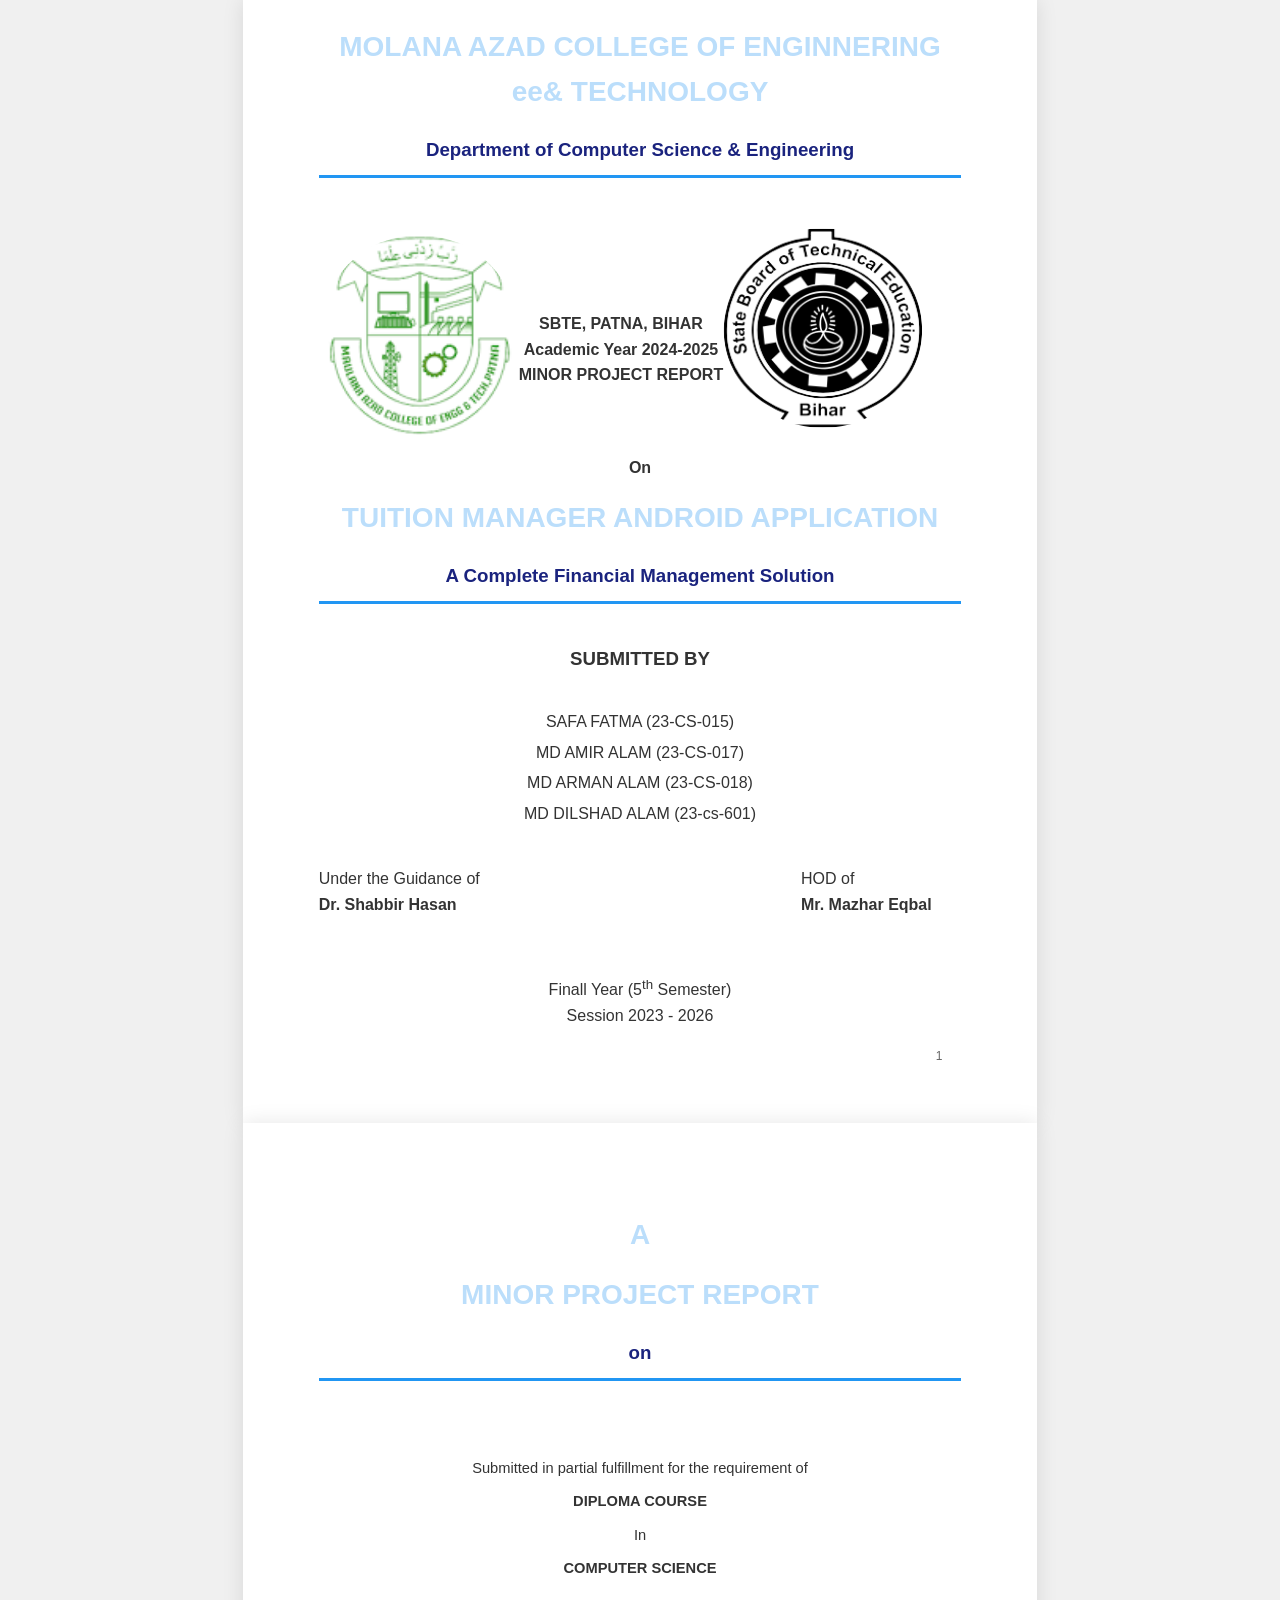
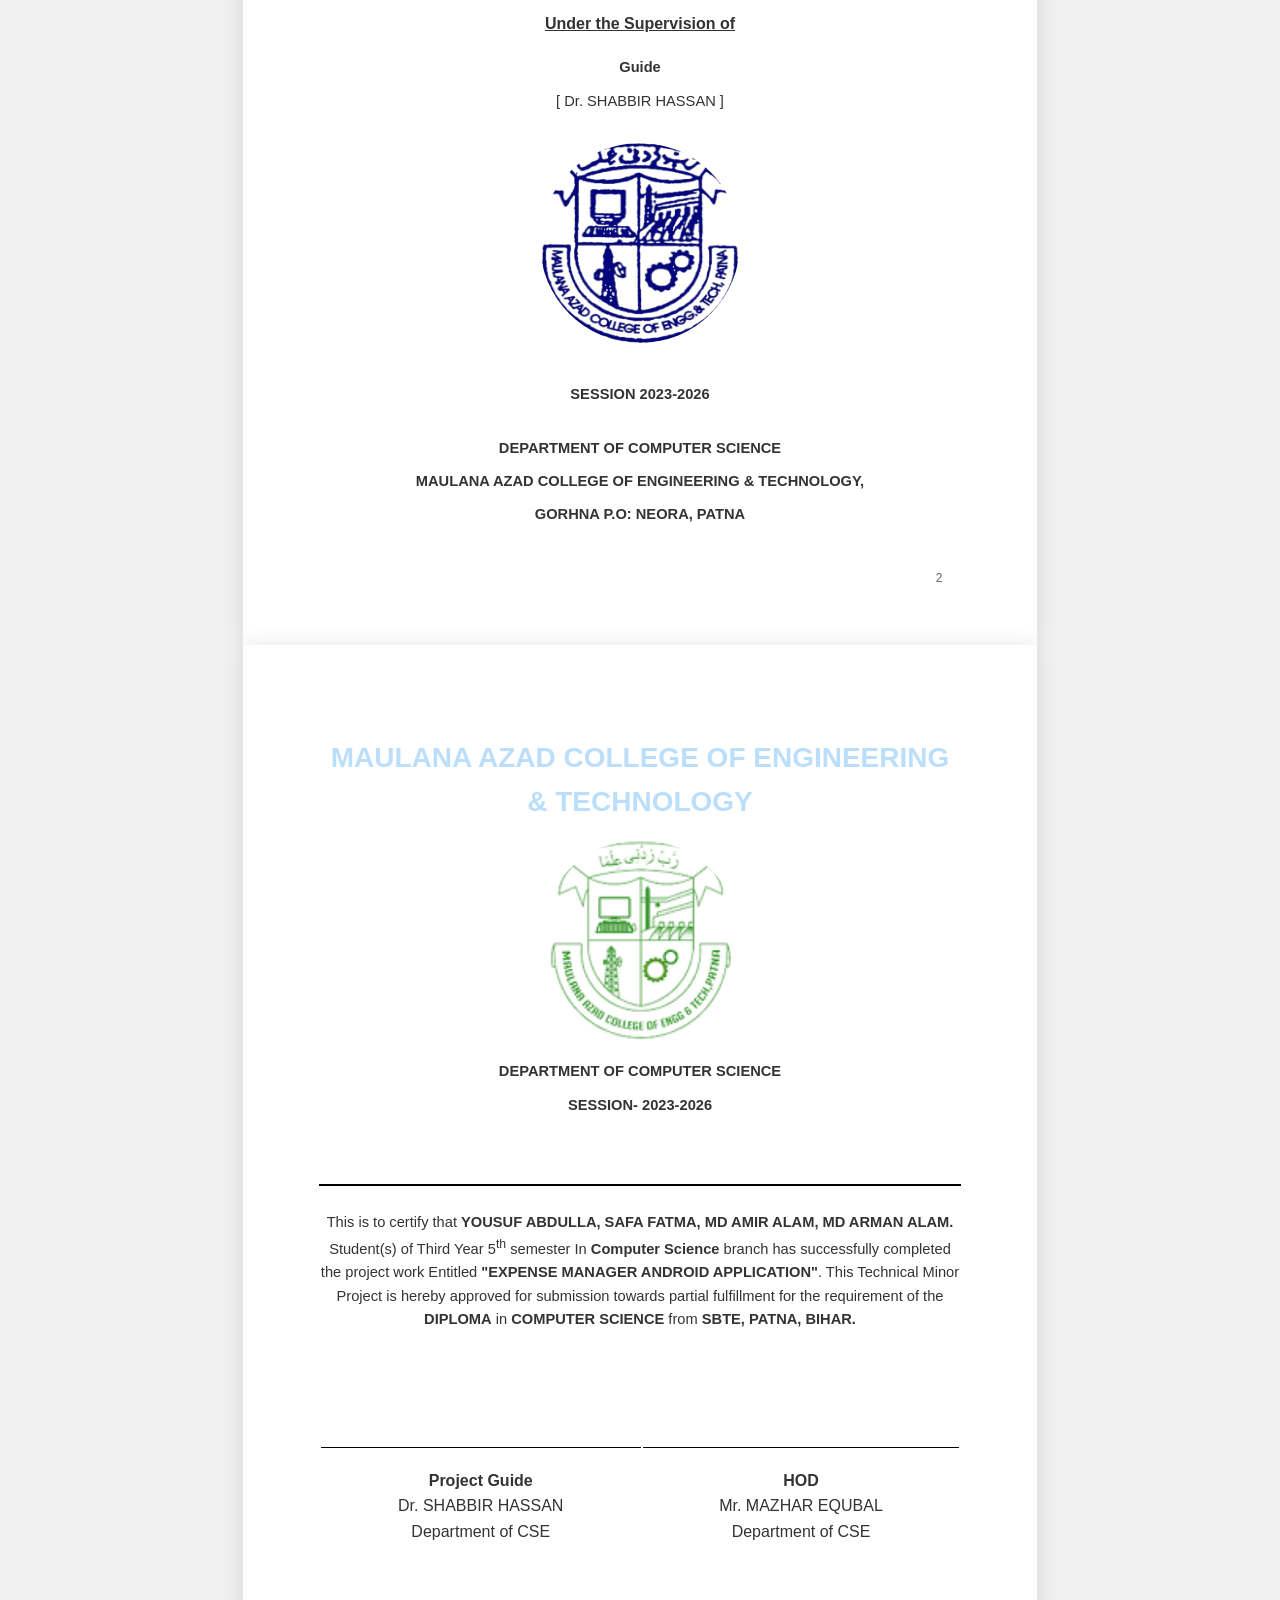
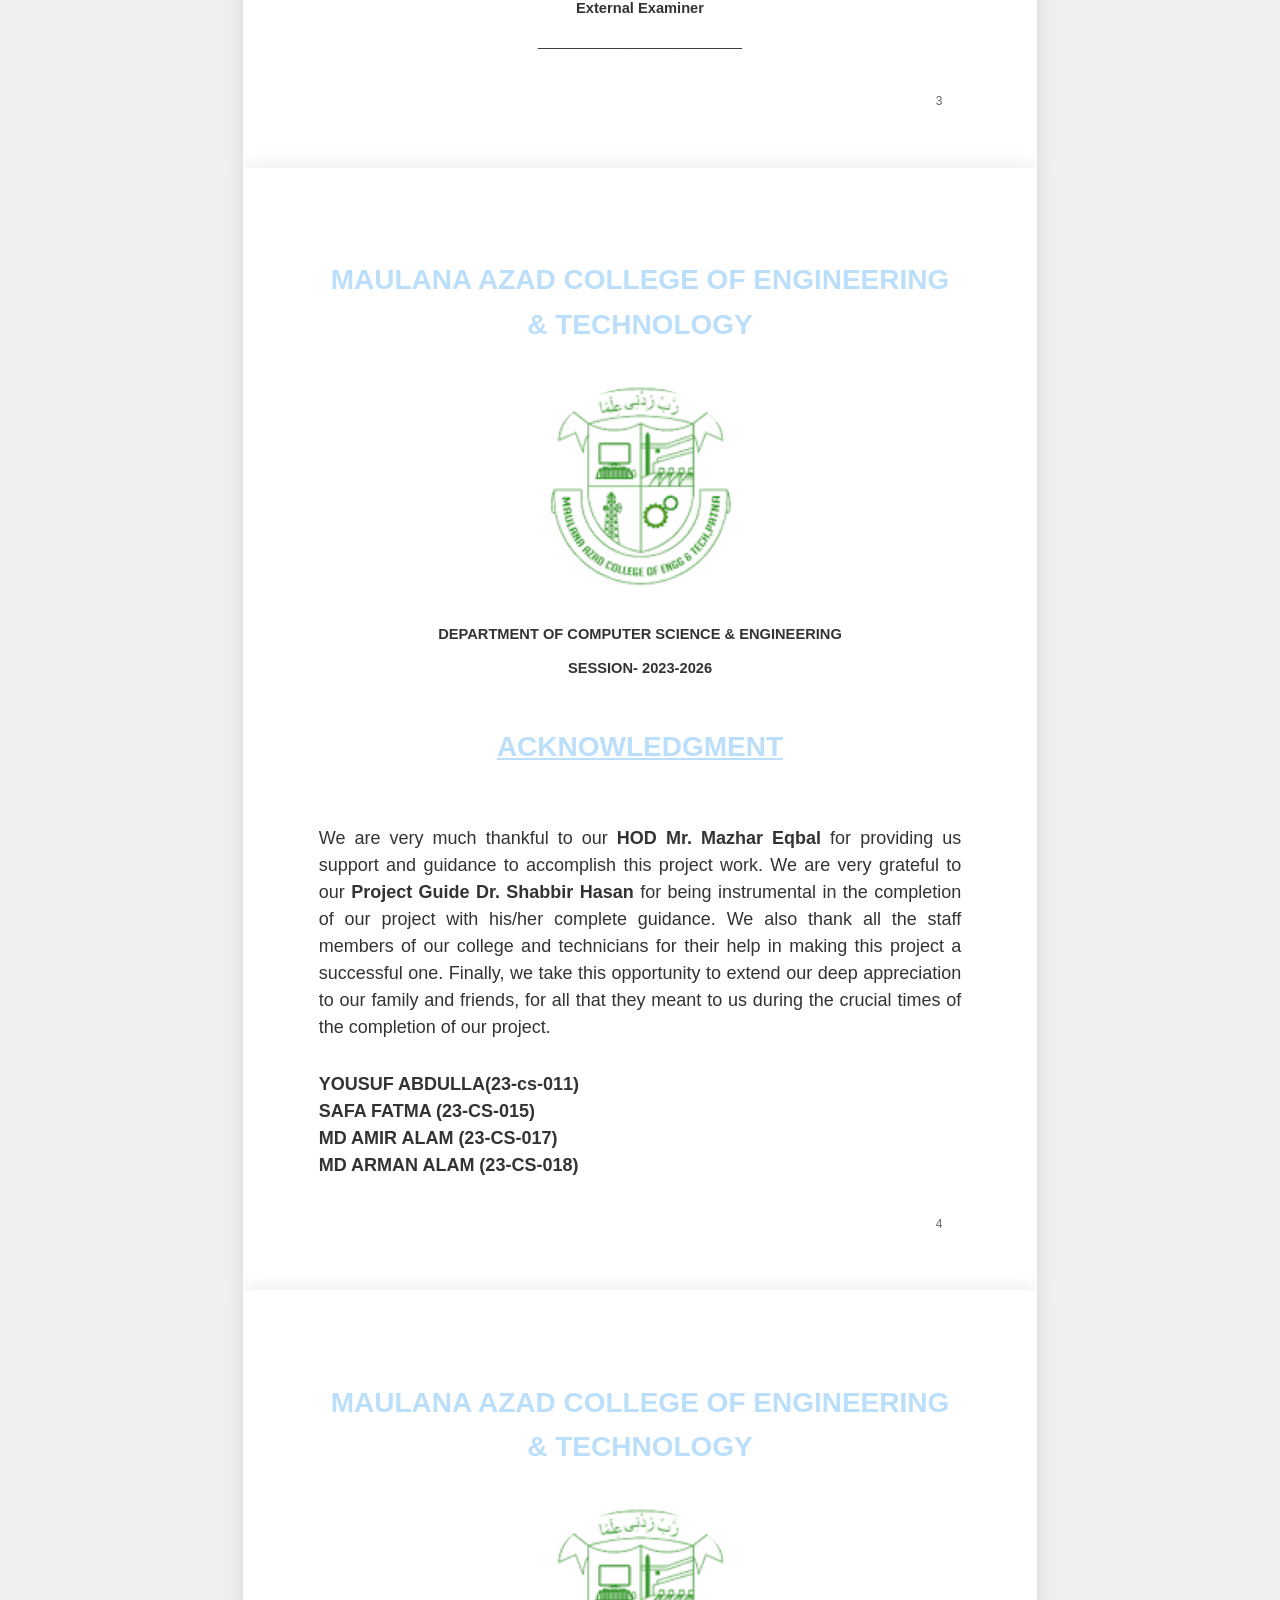
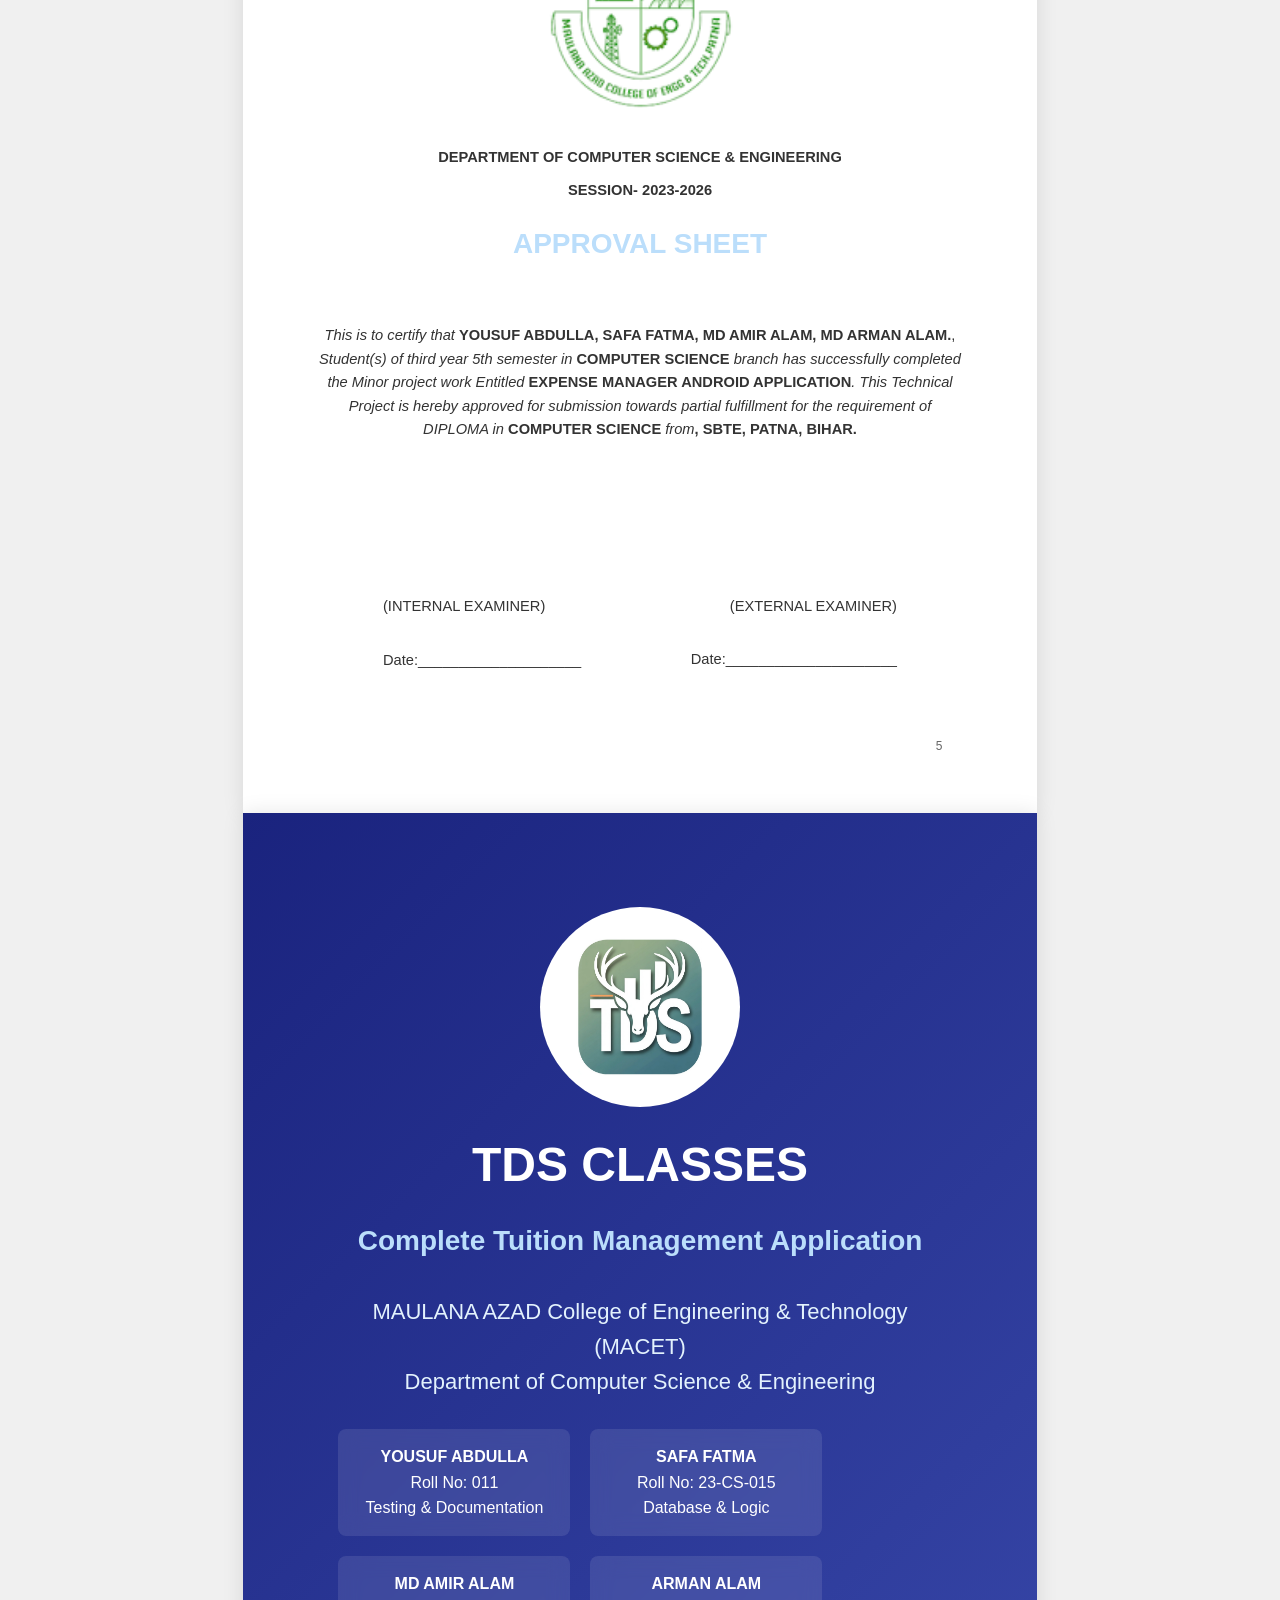
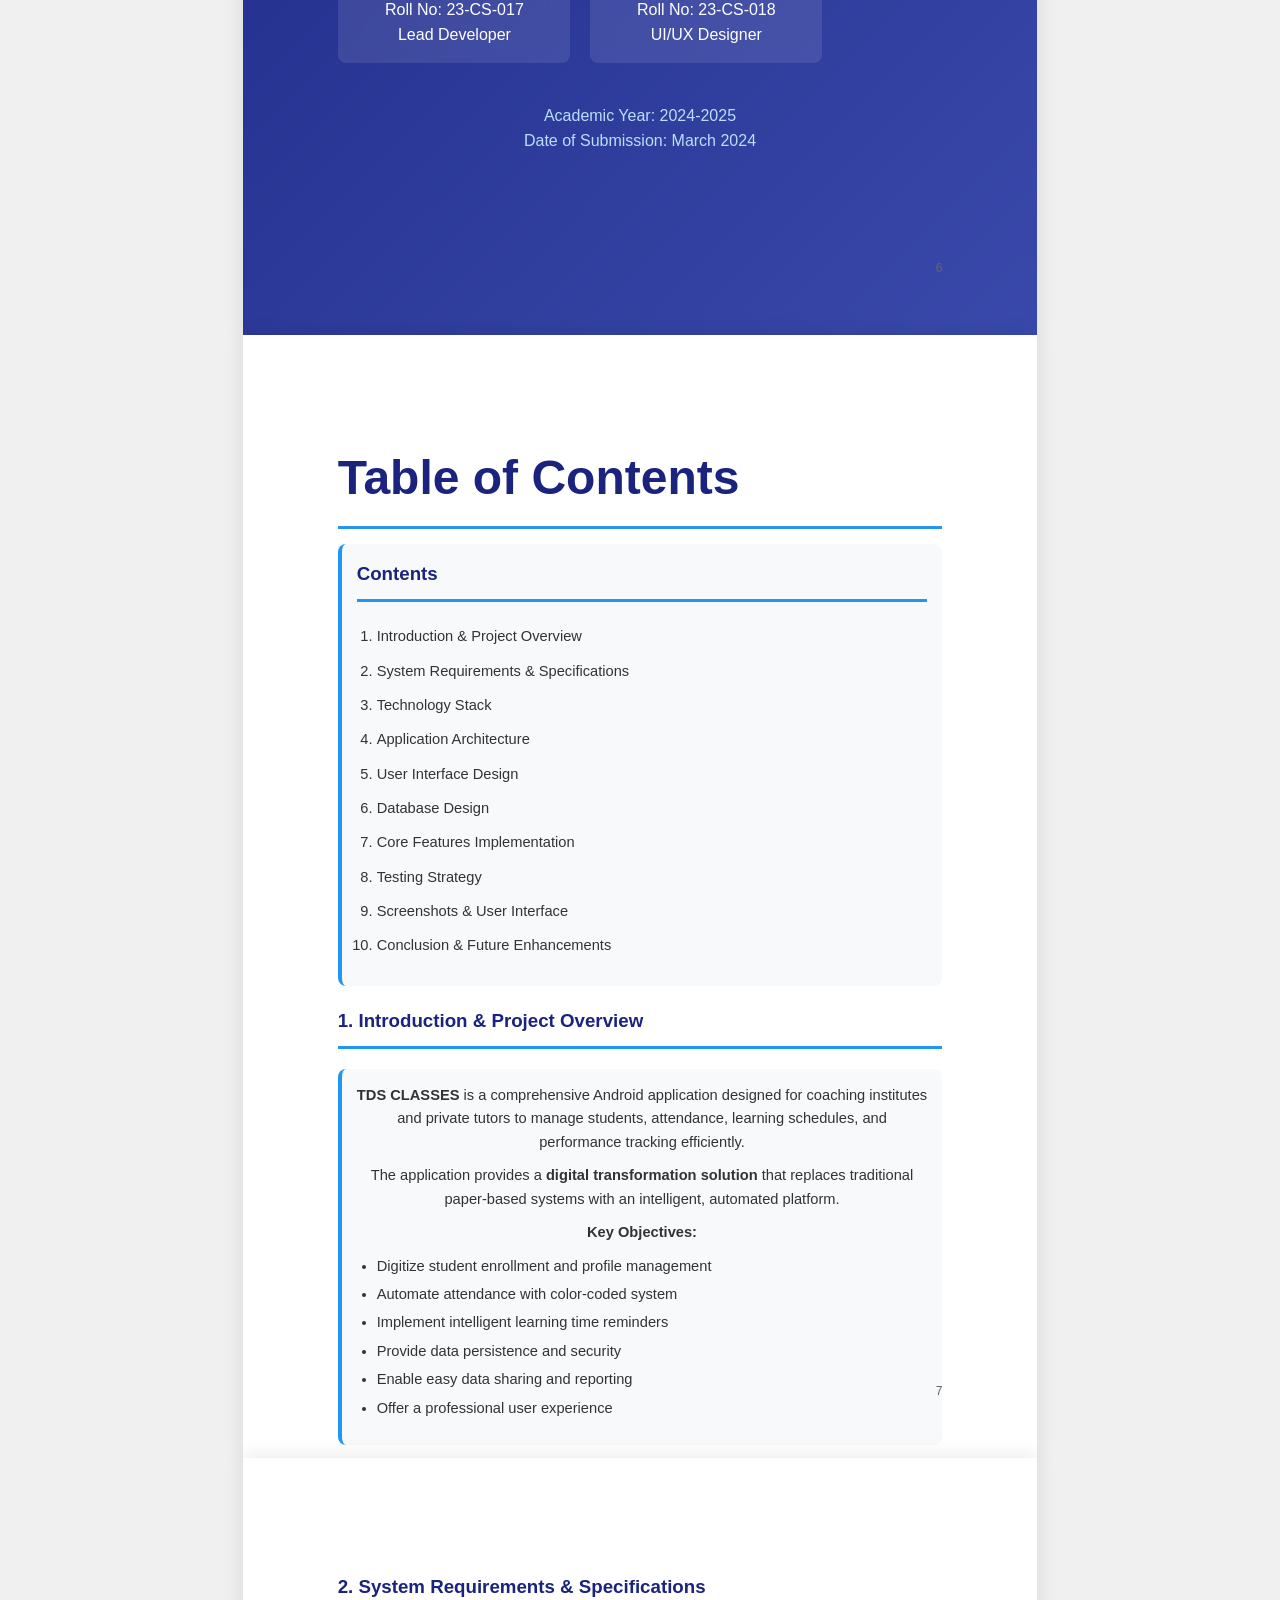
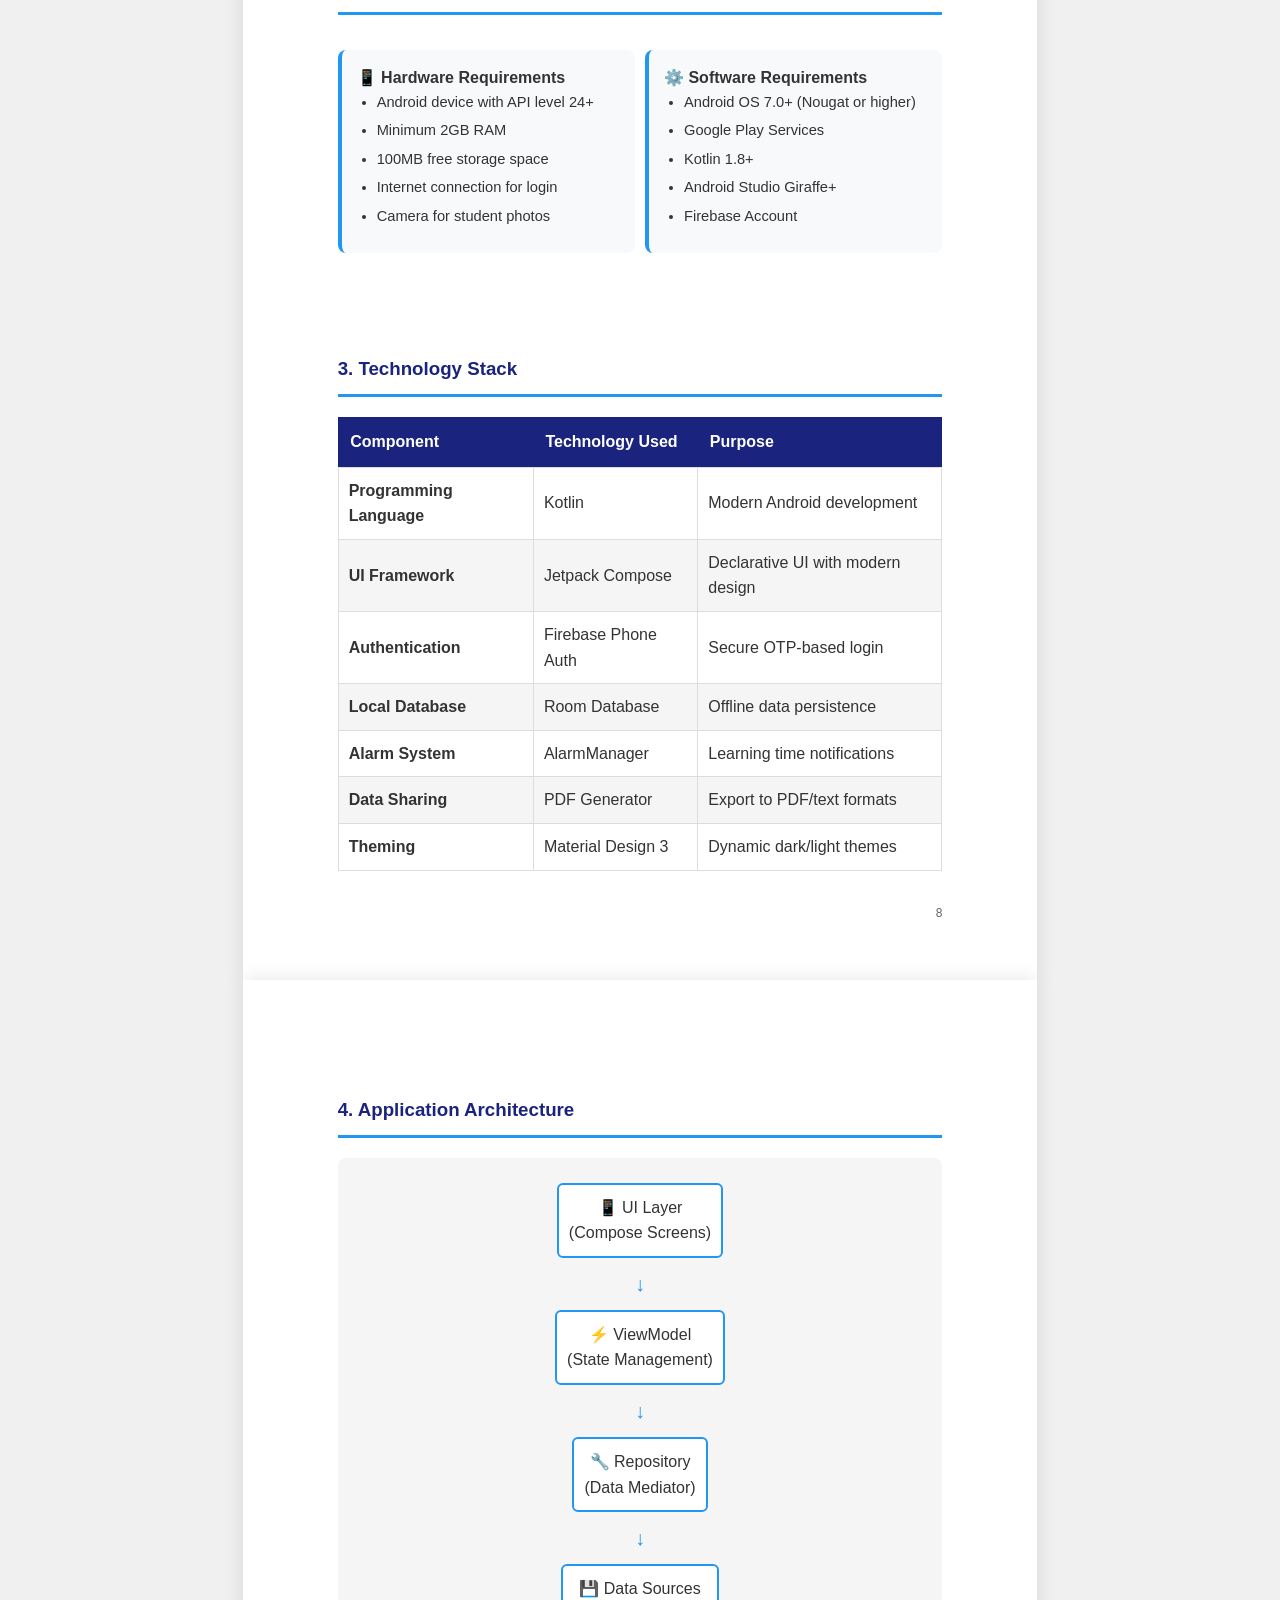
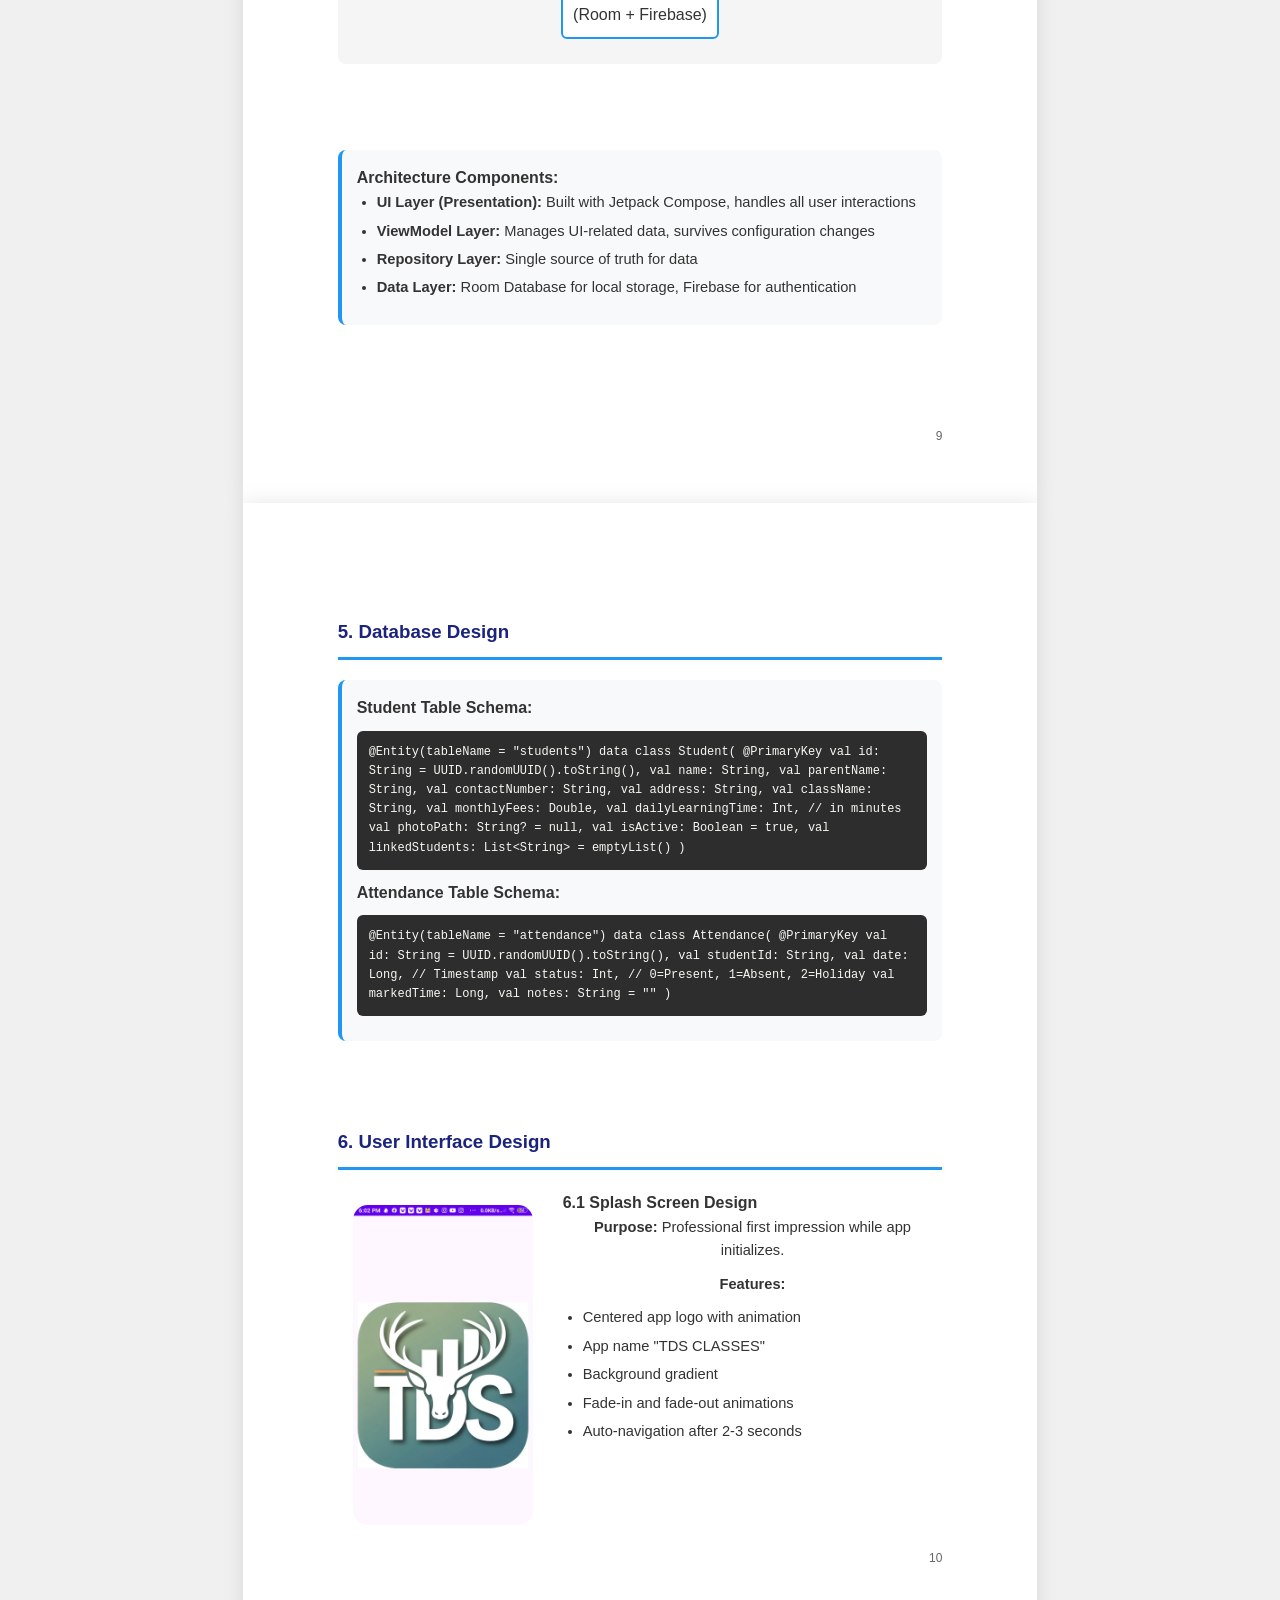
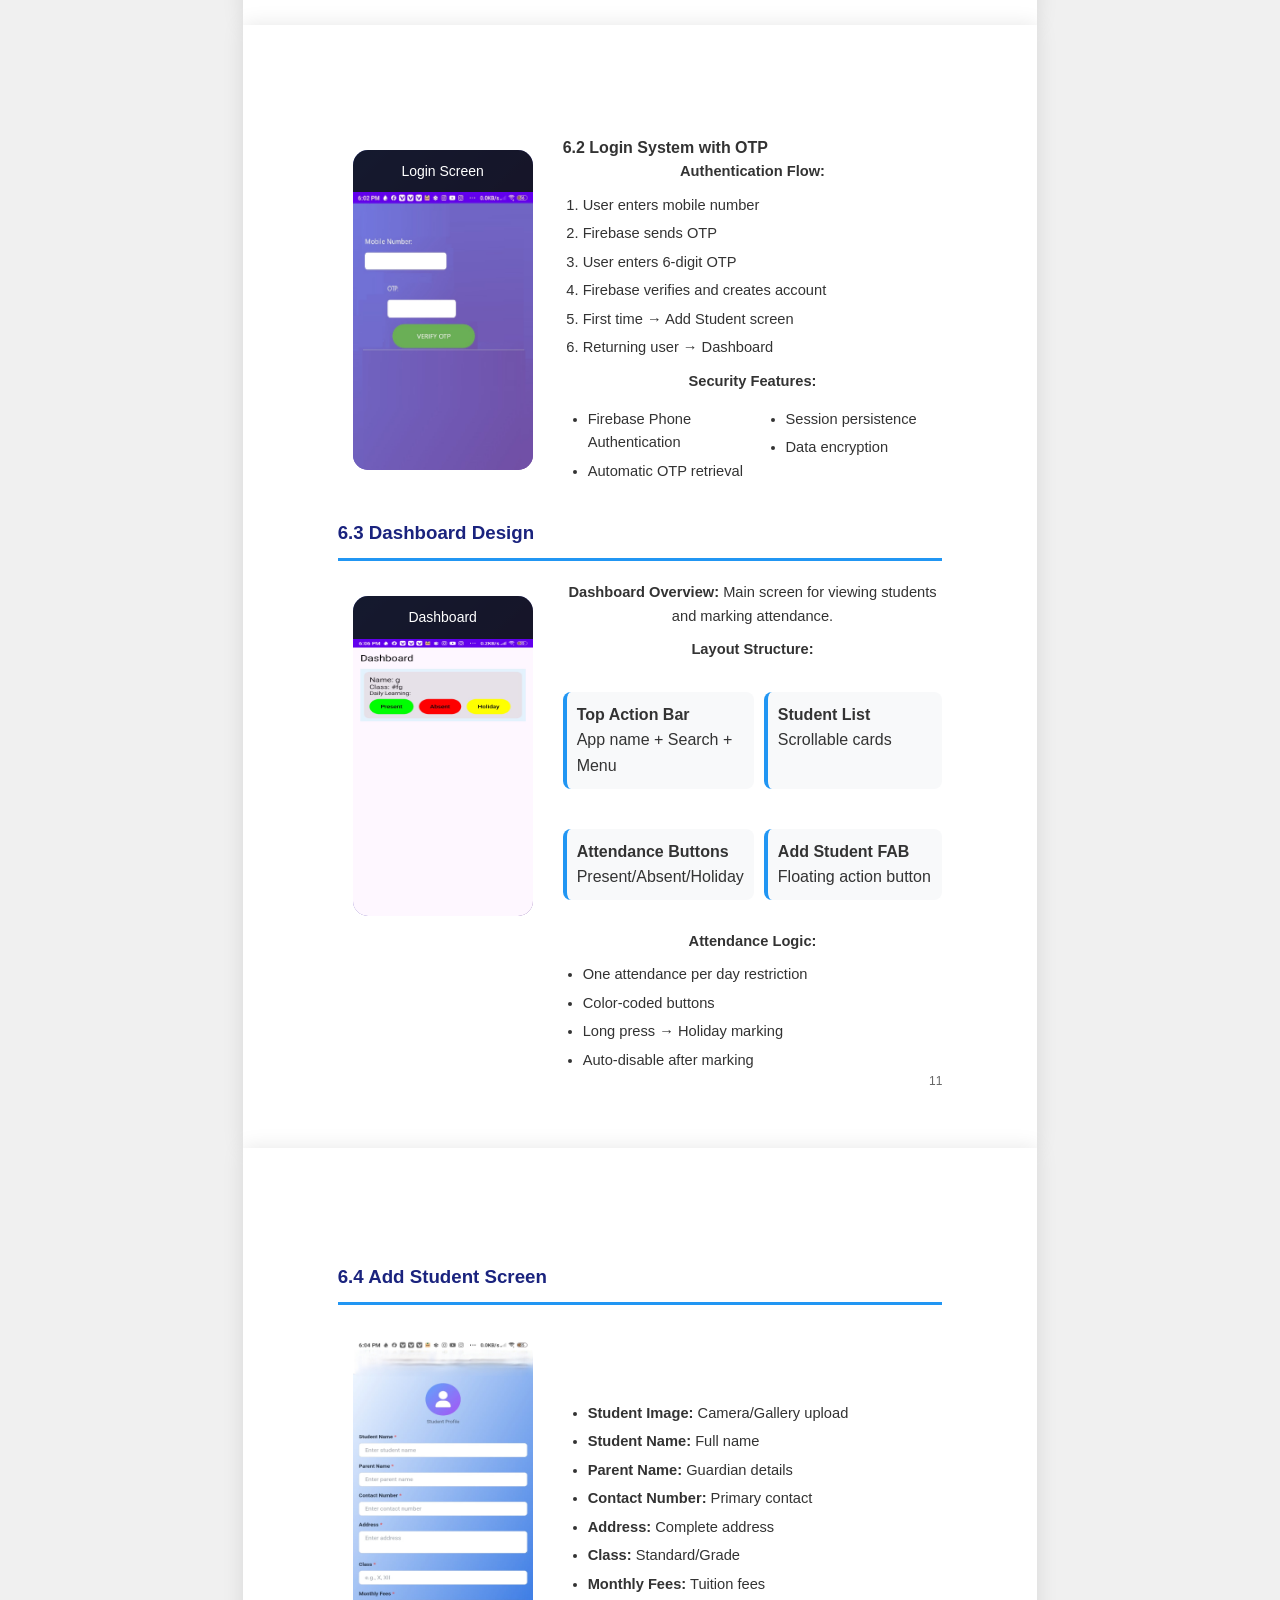
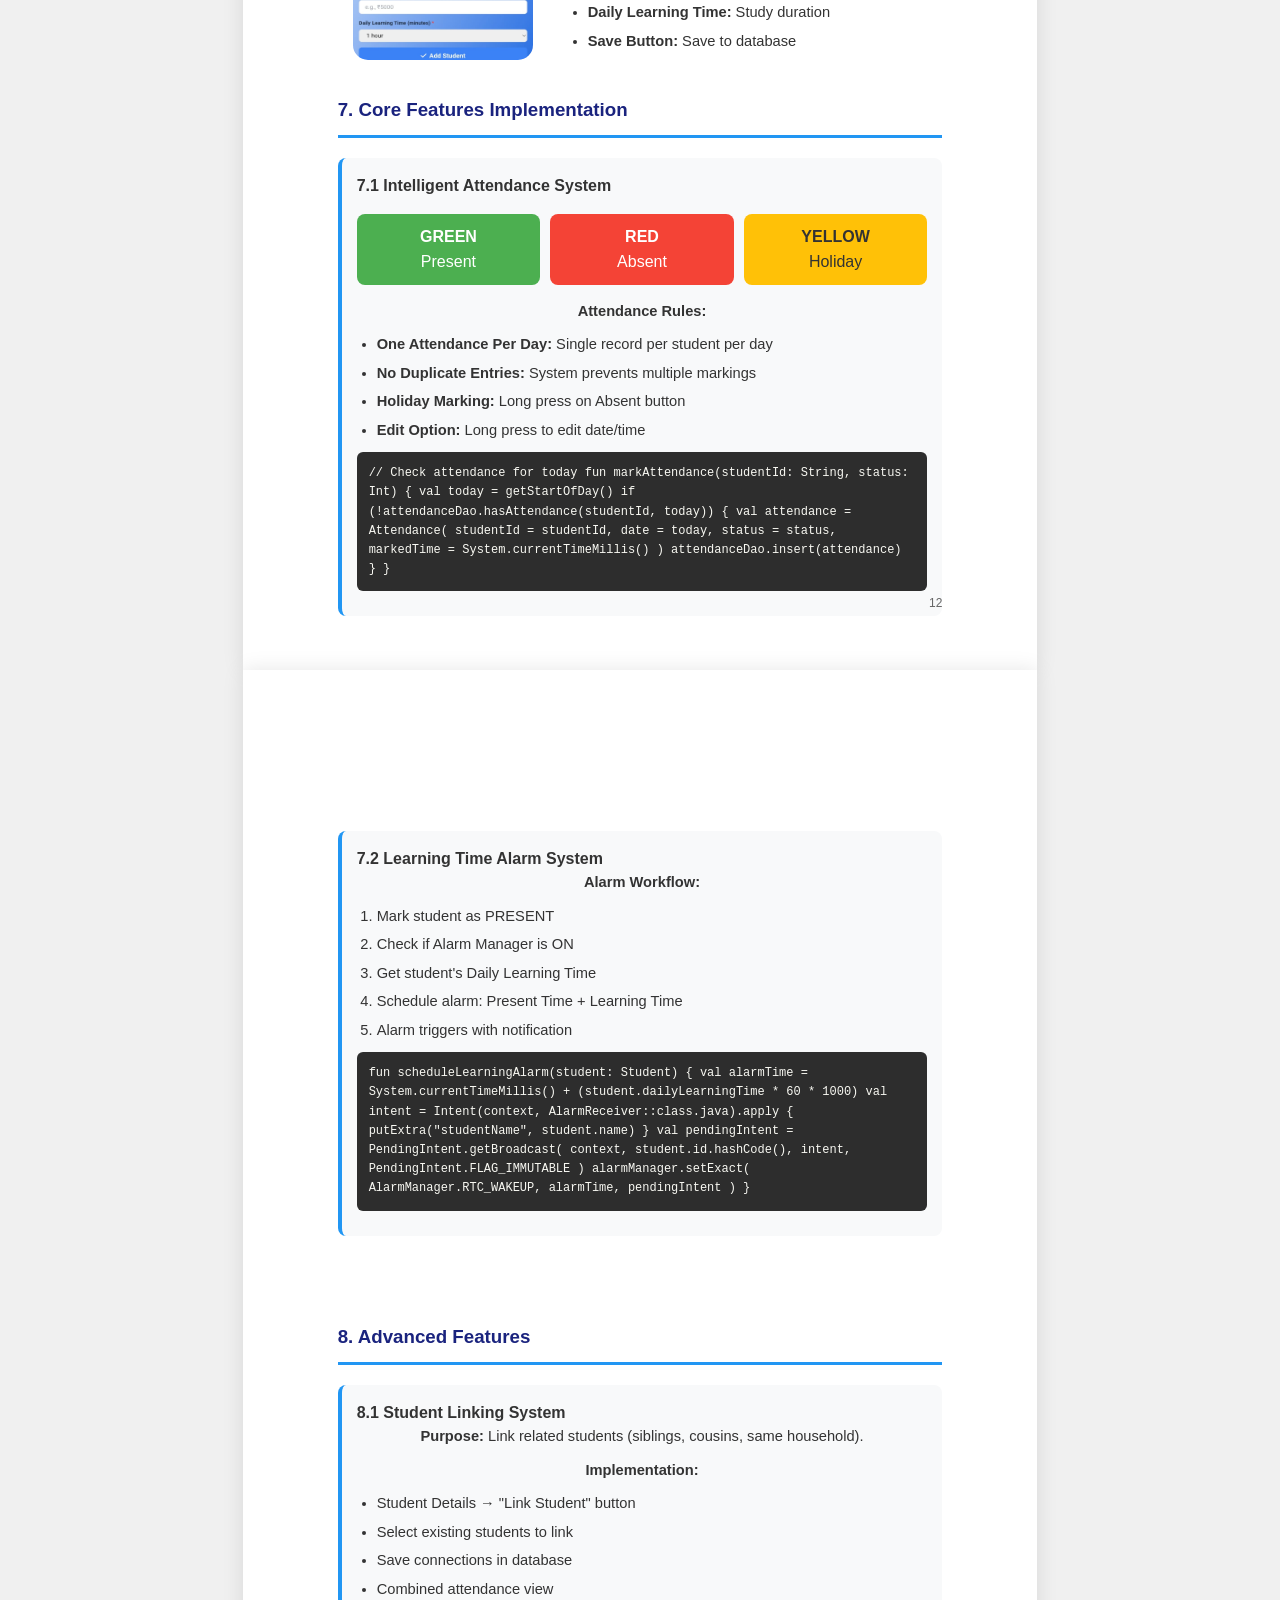
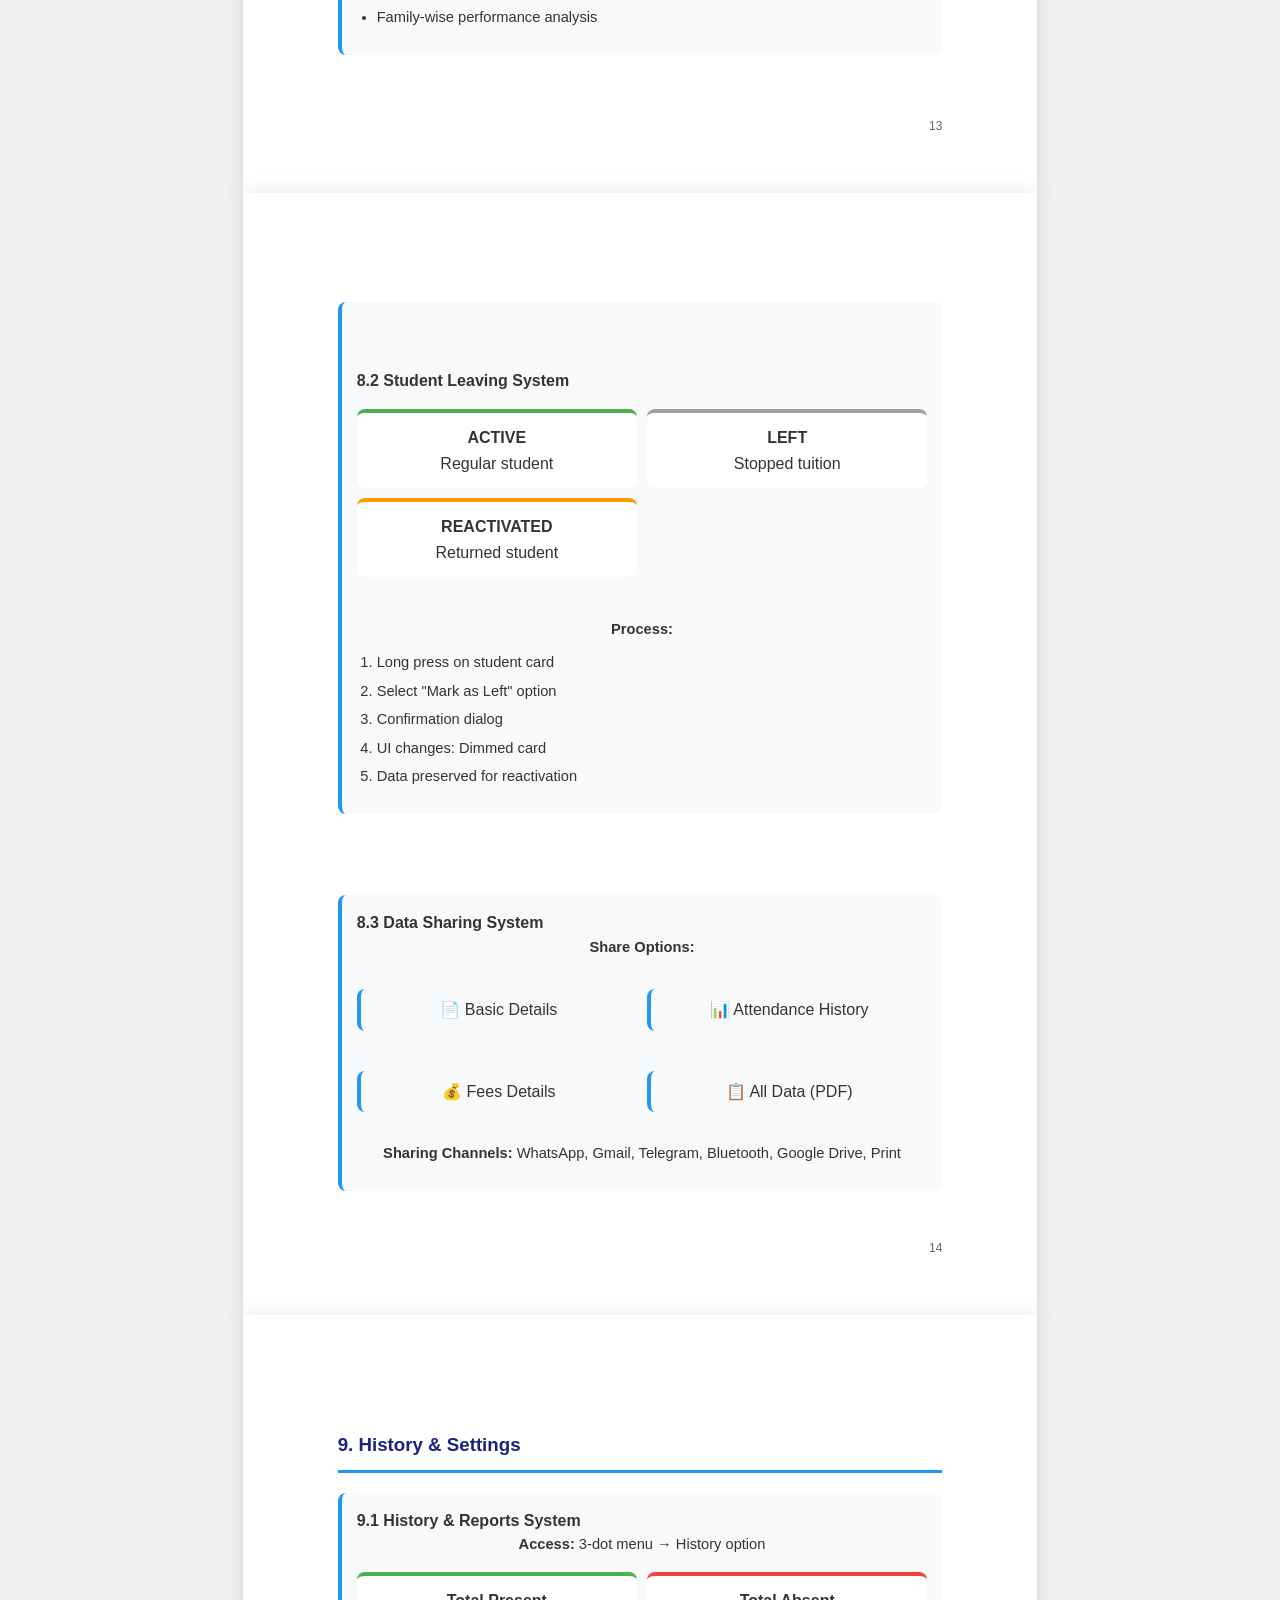
<file: tds-classes-report.html>
<!DOCTYPE html>
<html lang="en">
<head>
    
    <meta charset="UTF-8">
    <meta name="viewport" content="width=device-width, initial-scale=1.0">
    <title>Expense Manager - Minor Project Report</title>
    <style>
       /* A4 Page Size Setup */
        @page {
            size: A4;
            margin: 0;
        }
        
        * {
            margin: 0;
            padding: 0;
            box-sizing: border-box;
        }
        
        body {
            font-family: 'Segoe UI', Tahoma, Geneva, Verdana, sans-serif;
            background: #f0f0f0;
            line-height: 1.6;
            color: #333;
        }
        
        /* Page Container for A4 Size */
          .pages {
            padding: 20mm;
            margin-bottom: 10mm;
            width: 210mm;
            height: 297mm;
            background: white;
            margin: 0mm auto;
            box-shadow: 0 0 20px rgba(0,0,0,0.1);
            position: relative;
            overflow: hidden;
            page-break-after: always;
        }       
        /* Page Content Area */
        .page-content {
            padding: 25mm;
            height: 100%;
            position: relative;
        }
        .center {
            text-align: center;
        }
        
      
        
        .header {
            text-align: center;
            border-bottom: 2px solid #000;
            padding-bottom: 15px;
            margin-bottom: 25px;
        }
        .header h1 {
            font-size: 16pt;
            margin-bottom: 8px;
            text-transform: uppercase;
        }
        .college-info {
            text-align: center;
            margin: 0;
            font-size: 12pt;
        }
        .section {
            margin: 20px 0;
            page-break-inside: avoid;
        }
        .section h3 {
            border-bottom: 1px solid #000;
            padding-bottom: 6px;
            margin-bottom: 12px;
            font-size: 13pt;
        }
        .student-table {
            width: 100%;
            border-collapse: collapse;
            margin: 15px 0;
        }
        .student-table th, .student-table td {
            border: 1px solid #000;
            padding: 8px;
            text-align: left;
        }
        .student-table th {
            background: #f0f0f0;
        }
        .abstract-box {
            border: 1px solid #000;
            padding: 15px;
            margin: 15px 0;
            background: #f9f9f9;
            font-size: 11pt;
        }
        .screenshot {
            text-align: center;
            margin: 20px 0;
        }
        .screenshot img {
            max-width: 80%;
            border: 1px solid #000;
        }
        .caption {
            font-size: 10pt;
            font-style: italic;
            margin-top: 5px;
        }
        .features-grid {
            display: grid;
            grid-template-columns: repeat(2, 1fr);
            gap: 15px;
            margin: 15px 0;
        }
        .feature-item {
            background: #f5f5f5;
            padding: 10px;
            border-left: 3px solid #000;
            font-size: 10pt;
        }
        .footer {
            text-align: center;
            margin-top: 30px;
            padding-top: 15px;
            border-top: 1px solid #000;
            font-size: 10pt;
        }
        .page-number {
            position: absolute;
            bottom: 15mm;
            right: 25mm;
            font-size: 10pt;
        }
        ul, ol {
            margin-left: 25px;
            margin-bottom: 10px;
            font-size: 11pt;
        }
        li {
            margin-bottom: 5px;
        }
        p {
            margin-bottom: 10px;
            font-size: 11pt;
            text-align: justify;
        }
        .signature-table {
            width: 100%;
            margin: 30px 0;
        }
        .signature-table td {
            padding: 20px 0;
            text-align: center;
            border-top: 1px solid #000;
        }
        .architecture {
            background: #f5f5f5;
            padding: 15px;
            border-radius: 6px;
            font-family: 'Courier New', monospace;
            font-size: 9pt;
            white-space: pre-wrap;
            margin: 12px 0;
            line-height: 1.4;
        }
        /* extra add css */
        .logo-large {
            width: 1.8104166666666666in;
            height: 1.4590277777777778in;
        }
        .spaceree {
            height: 20px;
        }
        .project-titleee {
            font-size: 18pt;
            line-height: 1.5;
            margin: 20px 0;
        }
        .underlineee {
            text-decoration: underline;
        }
        p{
            text-align: center;
        }
        .signature-line {
            border-bottom: 1px solid #000;
            width: 200px;
            display: inline-block;
            margin: 0 10px;
        }
        
    </style>
</head>
<body>
    <!-- Page 1: Cover Page -->
    <div class="pages" style="padding-top: 10px;">
        <div class="college-info">
            <h2>MOLANA AZAD COLLEGE OF ENGINNERING ee& TECHNOLOGY</h2>
            <h3>Department of Computer Science & Engineering</h3>
            <div style="display: flex;">
                <div style="margin-top: 10mm;">
                    <img src="tds-classes-assets-image1.png" alt="College Logo" class="logo logo-large">
                </div>
                <div style="margin-top: 30mm;">
                    <h4>SBTE, PATNA, BIHAR</h4>
                    <h4>Academic Year 2024-2025</h4>
                    <h4>MINOR PROJECT REPORT</h4>
                </div>
                <div style="text-align: center; margin-top: 8mm;">
                 <img src="tds-classes-assets-image2.png" alt="SBTE Logo" class="logo logo-large">
                </div>
            </div>
           <div>
                <strong>On</strong><br>
            
           </div>
            <div style="text-align: center;">
                <h2>  TUITION MANAGER ANDROID APPLICATION  </h2>
                <h3>A Complete Financial Management Solution</h3>
            </div>
          
           
        </div>
        

        <div style="margin: 40px 0;">
            <div style="font-size: 14pt; margin-bottom: 10px; text-align: center;"><strong>SUBMITTED BY</strong></div> <BR>
            <div style="text-align: center;">
                
                <div style="font-size: 12pt; margin-bottom: 5px;">SAFA FATMA (23-CS-015)</div>
                <div style="font-size: 12pt; margin-bottom: 5px;">MD AMIR ALAM (23-CS-017)</div>
                <div style="font-size: 12pt; margin-bottom: 5px;">MD ARMAN ALAM (23-CS-018)</div>
                <div style="font-size: 12pt; margin-bottom: 5px;">MD DILSHAD ALAM (23-cs-601)</div>
            </div>
        </div>

        <div style="display: flex;">
            <div style="text-align: right;">
                <div style="font-size: 12pt; text-align: left;">Under the Guidance of</div>
                <div style="font-size: 12pt; text-align: LEFT;"><strong>Dr. Shabbir Hasan</strong></div>
            </div>
            <div style="margin-left: 50%;">
                <div style="font-size: 12pt; text-align: left;">HOD of</div>
                <div style="font-size: 12pt; text-align: LEFT;"><strong>Mr. Mazhar Eqbal</strong></div>
            </div>
        </div>

        <div style="text-align: center; margin-top: 15mm;">
            <div style="font-size: 12pt;">Finall Year (5<sup>th</sup> Semester)</div>
            <div style="font-size: 12pt;">Session 2023 - 2026</div>
        </div>
        <div class="page-number">1</div>
    </div>

    <!-- extra Page 2: Project Title Page -->
        <div class="pages">
            <div class="center">
                <h2>A</h2>
                <h2>MINOR PROJECT REPORT</h2>
                <h3>on</h3>
                <h1 class="project-titleee">"EXPENSE MANAGER ANDROID APPLICATION"</h1> 
        
                    <p>Submitted in partial fulfillment for the requirement of</p>
                    <p><strong>DIPLOMA COURSE</strong></p>
                    <p>In</p>
                    <p><strong>COMPUTER SCIENCE</strong></p>
                </div>
                
                <div class="spaceree"></div>
                
                <h4 class="center"><u>Under the Supervision of</u></h4>
                
                <div class="spaceree"></div>
                
                <p><strong>Guide</strong></p>
                <p>[ Dr. SHABBIR HASSAN ]</p>
              
                
                <div class="spaceree"></div>
                
                <!-- Logo 3 -->
                 <div class="center">
                <img src="tds-classes-assets-image3.png" alt="College Logo" class="logo logo-medium">
                </div>
                <div class="spaceree"></div>
                
                <p><strong>SESSION 2023-2026</strong></p>
                
                <div class="spaceree"></div>
                
                <p><strong>DEPARTMENT OF COMPUTER SCIENCE</strong></p>
                <p><strong>MAULANA AZAD COLLEGE OF ENGINEERING & TECHNOLOGY,</strong></p>
                <p><strong>GORHNA P.O: NEORA, PATNA</strong></p>
            <div class="page-number">2</div>
            </div>
        </div>
        

        

    <!-- Page 3: Certificate -->
    <div class="pages">
        <div class="header">
             <div class="center">
                <h2>MAULANA AZAD COLLEGE OF ENGINEERING & TECHNOLOGY</h2>
                
                <!-- Logo 1 -->
                <img src="tds-classes-assets-image1.png" alt="College Logo" class="logo logo-small">
                
                <p><strong>DEPARTMENT OF COMPUTER SCIENCE</strong></p>
                <p><strong>SESSION- 2023-2026</strong></p>
            </div>
            <h1> <u> CERTIFICATE </u> </h1>
        </div>
        
        <div class="section">
            <p>This is to certify that <strong>YOUSUF ABDULLA, SAFA FATMA, MD AMIR ALAM, MD ARMAN ALAM. </strong> Student(s) of Third Year 5<sup>th</sup> semester In <strong>Computer Science</strong> branch has successfully completed the project work Entitled <strong>"EXPENSE MANAGER ANDROID APPLICATION"</strong>. This Technical Minor Project is hereby approved for submission towards partial fulfillment for the requirement of the <strong>DIPLOMA</strong> in <strong>COMPUTER SCIENCE</strong> from <strong>SBTE, PATNA, BIHAR.</strong></p>
        </div>

        <div style="margin-top: 30mm;">
            <table class="signature-table">
                <tr>
                    <td>
                        <strong>Project Guide</strong><br>
                        Dr. SHABBIR HASSAN<br>
                        Department of CSE
                    </td>
                    <td>
                        <strong>HOD</strong><br>
                        Mr. MAZHAR EQUBAL<br>
                        Department of CSE
                    </td>
                </tr>
            </table>
        </div>

        <div style="text-align: center;">
            <p><strong>External Examiner</strong></p>
            <p>_________________________</p>
        </div>
        <div class="page-number">3</div>
    </div>

    <!-- extra add page -->
     <!-- Acknowledgment -->
        <div class="pages">
            <div class="center">
                <h2>MAULANA AZAD COLLEGE OF ENGINEERING & TECHNOLOGY</h2>
                
                <!-- Logo 1 -->
                <img src="tds-classes-assets-image1.png" alt="College Logo" class="logo logo-small" style="margin-top: 10mm; margin-bottom: 10mm;">
                
                <p><strong>DEPARTMENT OF COMPUTER SCIENCE & ENGINEERING</strong></p>
                <p><strong>SESSION- 2023-2026</strong></p>
                
                <div class="spaceree"></div>
                
                <h2 class="underlineee">ACKNOWLEDGMENT</h2>
                
                <div class="spaceree"></div>
            </div>
            
            <div style="font-size: 18pt; line-height: 1.5; margin: 20px 0;">
                <div style="text-align: justify; margin-bottom: 20px; font-size: large;">
                    We are very much thankful to our <strong>HOD Mr. Mazhar Eqbal</strong> for providing us support and guidance to accomplish this project work.
                    
                    We are very grateful to our <strong>Project Guide Dr. Shabbir Hasan</strong> for being instrumental in the completion of our project with his/her complete guidance.
                    
                    We also thank all the staff members of our college and technicians for their help in making this project a successful one.
                    
                    Finally, we take this opportunity to extend our deep appreciation to our family and friends, for all that they meant to us during the crucial times of the completion of our project. 
                </div>
                
                <div style=" margin-top: 30px; font-size: large; font-weight: bold;">
                     <div>YOUSUF ABDULLA(23-cs-011)</div>
                     <div>SAFA FATMA (23-CS-015)</div>
                    <div>MD AMIR ALAM (23-CS-017)</div>
                    <div>MD ARMAN ALAM (23-CS-018)</div>
                   
                </div> 
                <div class="page-number">4</div>
            </div>
        </div>

         <!-- extra -->
          <!-- Page 5: Approval Sheet -->
        <div class="pages">
            <div class="center">
                <h2>MAULANA AZAD COLLEGE OF ENGINEERING & TECHNOLOGY</h2>
                
                <!-- Logo 1 -->
                <img src="tds-classes-assets-image1.png" alt="College Logo" class="logo logo-small" style="margin-top: 10mm; margin-bottom: 10mm;">
                
                <p><strong>DEPARTMENT OF COMPUTER SCIENCE & ENGINEERING</strong></p>
                <p><strong>SESSION- 2023-2026</strong></p>
                
                <div class="spacer"></div>
                
                <h2 class="underline" style="margin-top: 5mm; margin-bottom: 10mm;">APPROVAL SHEET</h2>
                
                <div class="spaceree"></div>
            </div>
            
            <div class="content">
                <p><em>This is to certify that</em> <strong> YOUSUF ABDULLA, SAFA FATMA, MD AMIR ALAM, MD ARMAN ALAM.</strong>, <em>Student(s) of third year 5th semester in</em> <strong>COMPUTER SCIENCE</strong> <em>branch has successfully completed the Minor project work Entitled</em> <strong>EXPENSE MANAGER ANDROID APPLICATION</strong><em>.</em> <em>This Technical Project is hereby approved for submission towards partial fulfillment for the requirement of DIPLOMA in</em> <strong>COMPUTER SCIENCE</strong> <em>from</em><strong>, SBTE, PATNA, BIHAR.</strong></p>
                
                
                
                <div style="display: flex; justify-content: space-between; width: 80%; margin: 40px auto 0;">
                    <div style="text-align: center;">
                        <p style="margin-top: 30mm; text-align: left;">(INTERNAL EXAMINER)</p>
                        <div class="spacer"></div>
                        <p style="margin-top: 8mm; text-align: left;">Date:____________________</p>
                    </div>
                    <div style="text-align: center;">
                        <p style="margin-top: 30mm;text-align: right;">(EXTERNAL EXAMINER)</p>
                        <div class="spaceree"></div>
                        <p style="text-align: left;">Date:_____________________ </p>
                    </div>
                </div>
            </div>
            <div class="page-number">5</div>
        </div>
    </body>
</html>
<!DOCTYPE html>
<html lang="en">
<head>
    <meta charset="UTF-8">
    <meta name="viewport" content="width=device-width, initial-scale=1.0">
    <title>TDS CLASSES - Complete Project Report</title>
    <style>
        /* A4 Page Size Setup */
        @page {
            size: A4;
            margin: 0;
        }
        
        * {
            margin: 0;
            padding: 0;
            box-sizing: border-box;
        }
        
        body {
            font-family: 'Segoe UI', Tahoma, Geneva, Verdana, sans-serif;
            background: #f0f0f0;
            line-height: 1.6;
            color: #333;
        }
        
        /* Page Container for A4 Size */
        .a4-page {
            width: 210mm;
            height: 297mm;
            background: white;
            margin: 0mm auto;
            box-shadow: 0 0 20px rgba(0,0,0,0.1);
            position: relative;
            overflow: hidden;
            page-break-after: always;
        }
        
        /* Page Content Area */
        .page-content {
            padding: 25mm;
            height: 100%;
            position: relative;
        }
        
        /* Page Numbers */
        .page-number {
            position: absolute;
            bottom: 15mm;
            right: 25mm;
            font-size: 12px;
            color: #666;
        }
        
        /* Cover Page Styles */
        .cover-page {
            background: linear-gradient(135deg, #1a237e 0%, #3949ab 100%);
            color: white;
            display: flex;
            flex-direction: column;
            justify-content: center;
            align-items: center;
            text-align: center;
        }
        
        .logo-container {
            margin-bottom: 40px;
        }
        
        .logo {
            width: 200px;
            height: 200px;
        
            border-radius: 100%;
            display: flex;
            align-items: center;
            justify-content: center;
           
            margin: 0 auto 20px;
        }
        
        h1 {
            font-size: 48px;
            margin: 10px 0;
            color: white;
        }
        
        h2 {
            font-size: 28px;
            margin: 15px 0;
            color: #bbdefb;
        }
        
        .college-name {
            font-size: 22px;
            margin: 30px 0;
            color: #e3f2fd;
        }
        
        .team-grid {
            display: grid;
            grid-template-columns: repeat(2, 1fr);
            gap: 20px;
            margin: 30px 0;
            width: 80%;
          
        }
        
        .team-member {
            background: rgba(255,255,255,0.1);
            padding: 15px;
            border-radius: 8px;
            backdrop-filter: blur(10px);
        }
        
        .date {
            margin-top: 40px;
            color: #bbdefb;
        }
        
        /* Regular Page Styles */
        h3 {
            color: #1a237e;
            border-bottom: 3px solid #2196F3;
            padding-bottom: 10px;
            margin: 20px 0;
        }
        
        .section {
            margin: 20px 0;
        }
        
        .feature-box {
            background: #f8f9fa;
            padding: 15px;
            border-radius: 8px;
            border-left: 4px solid #2196F3;
            margin: 15px 0;
        }
        
        .tech-table {
            width: 100%;
            border-collapse: collapse;
            margin: 15px 0;
        }
        
        .tech-table th {
            background: #1a237e;
            color: white;
            padding: 12px;
            text-align: left;
        }
        
        .tech-table td {
            padding: 10px;
            border: 1px solid #ddd;
        }
        
        .tech-table tr:nth-child(even) {
            background: #f5f5f5;
        }
        
        .screenshot-placeholder {
            width: 180px;
            height: 320px;
            background: linear-gradient(135deg, #667eea 0%, #764ba2 100%);
            border-radius: 15px;
            margin: 15px;
            display: inline-block;
            vertical-align: top;
            position: relative;
            overflow: hidden;
        }
        
        .screen-title {
            background: rgba(0,0,0,0.8);
            color: white;
            padding: 10px;
            text-align: center;
            font-size: 14px;
        }
        
        .screen-content {
            padding: 15px;
            color: white;
            font-size: 12px;
        }
        
        .student-card {
            background: white;
            margin: 8px 0;
            padding: 10px;
            border-radius: 8px;
            color: #333;
            display: flex;
            align-items: center;
        }
        
        .attendance-btn {
            width: 90%;
            height: 35px;
            border-radius: 20px;
            margin: 5px auto;
            display: flex;
            align-items: center;
            justify-content: center;
            color: white;
            font-weight: bold;
        }
        
        .color-system {
            display: flex;
            gap: 10px;
            margin: 15px 0;
        }
        
        .color-item {
            flex: 1;
            padding: 10px;
            border-radius: 8px;
            color: white;
            text-align: center;
        }
        
        .code-block {
            background: #2d2d2d;
            color: #f8f8f2;
            padding: 12px;
            border-radius: 6px;
            font-family: 'Courier New', monospace;
            font-size: 12px;
            margin: 10px 0;
            overflow-x: auto;
        }
        
        .summary-grid {
            display: grid;
            grid-template-columns: repeat(2, 1fr);
            gap: 10px;
            margin: 15px 0;
        }
        
        .summary-card {
            background: white;
            padding: 12px;
            border-radius: 8px;
            text-align: center;
            border-top: 4px solid;
        }
        
        .feature-list {
            columns: 2;
            margin: 15px 0;
        }
        
        .architecture-diagram {
            text-align: center;
            margin: 20px 0;
            padding: 15px;
            background: #f5f5f5;
            border-radius: 8px;
        }
        
        .diagram-box {
            display: inline-block;
            margin: 10px;
            padding: 10px;
            background: white;
            border: 2px solid #2196F3;
            border-radius: 6px;
            min-width: 120px;
        }
        
        .arrow {
            font-size: 20px;
            color: #2196F3;
        }
        
        .settings-item {
            display: flex;
            justify-content: space-between;
            align-items: center;
            padding: 12px;
            background: white;
            margin: 8px 0;
            border-radius: 8px;
            border-left: 4px solid #2196F3;
        }
        
        /* Print Styles */
        @media print {
            body {
                background: white;
            }
            
            .a4-page {
                margin: 0;
                box-shadow: none;
                page-break-after: always;
            }
        }
    </style>
</head>
<body>

<!-- PAGE 6: COVER PAGE -->
<div class="a4-page cover-page">
    <div class="page-content">
                <img src="tds-classes-assets-TDS APP icon.jpeg" class="logo" alt="TDS CLASSES Logo">
        <h1>TDS CLASSES</h1>
        <h2>Complete Tuition Management Application</h2>
        
        <div class="college-name">
            MAULANA AZAD College of Engineering & Technology (MACET)<br>
            Department of Computer Science & Engineering
        </div>
        
        <div class="team-grid">
            <div class="team-member">
                <strong>YOUSUF ABDULLA</strong><br>
                Roll No: 011<br>
                Testing & Documentation
            </div>
            <div class="team-member">
                <strong>SAFA FATMA</strong><br>
                Roll No: 23-CS-015<br>
                Database & Logic
            </div>
            <div class="team-member">
                <strong>MD AMIR ALAM</strong><br>
                Roll No: 23-CS-017<br>
                Lead Developer
            </div>
            <div class="team-member">
                <strong>ARMAN ALAM</strong><br>
                Roll No: 23-CS-018<br>
                UI/UX Designer
            </div>
                       
        </div>
        
        <div class="date">
            Academic Year: 2024-2025<br>
            Date of Submission: March 2024
        </div>
        
        <div class="page-number">6</div>
    </div>
</div>

<!-- PAGE 7: INTRODUCTION & TABLE OF CONTENTS -->
<div class="a4-page">
    <div class="page-content">
        <h1 style="color: #1a237e; border-bottom: 3px solid #2196F3; padding-bottom: 10px;">Table of Contents</h1>
        
        <div class="feature-box">
            <h3 style="margin-top: 0;">Contents</h3>
            <ol style="line-height: 2; margin-left: 20px;">
                <li>Introduction & Project Overview</li>
                <li>System Requirements & Specifications</li>
                <li>Technology Stack</li>
                <li>Application Architecture</li>
                <li>User Interface Design</li>
                <li>Database Design</li>
                <li>Core Features Implementation</li>
                <li>Testing Strategy</li>
                <li>Screenshots & User Interface</li>
                <li>Conclusion & Future Enhancements</li>
            </ol>
        </div>
        
        <h3>1. Introduction & Project Overview</h3>
        <div class="feature-box">
            <p><strong>TDS CLASSES</strong> is a comprehensive Android application designed for coaching institutes and private tutors to manage students, attendance, learning schedules, and performance tracking efficiently.</p>
            
            <p>The application provides a <strong>digital transformation solution</strong> that replaces traditional paper-based systems with an intelligent, automated platform.</p>
            
            <p><strong>Key Objectives:</strong></p>
            <ul style="margin-left: 20px; margin-top: 10px;">
                <li>Digitize student enrollment and profile management</li>
                <li>Automate attendance with color-coded system</li>
                <li>Implement intelligent learning time reminders</li>
                <li>Provide data persistence and security</li>
                <li>Enable easy data sharing and reporting</li>
                <li>Offer a professional user experience</li>
            </ul>
        </div>
        
        <div class="page-number">7</div>
    </div>
</div>

<!-- PAGE 8: SYSTEM REQUIREMENTS -->
<div class="a4-page">
    <div class="page-content">
        <h3>2. System Requirements & Specifications</h3>
        
        <div class="summary-grid">
            <div class="feature-box">
                <h4>📱 Hardware Requirements</h4>
                <ul style="margin-left: 20px;">
                    <li>Android device with API level 24+</li>
                    <li>Minimum 2GB RAM</li>
                    <li>100MB free storage space</li>
                    <li>Internet connection for login</li>
                    <li>Camera for student photos</li>
                </ul>
            </div>
            
            <div class="feature-box">
                <h4>⚙️ Software Requirements</h4>
                <ul style="margin-left: 20px;">
                    <li>Android OS 7.0+ (Nougat or higher)</li>
                    <li>Google Play Services</li>
                    <li>Kotlin 1.8+</li>
                    <li>Android Studio Giraffe+</li>
                    <li>Firebase Account</li>
                </ul>
            </div>
        </div>
        <br><br>
        <h3>3. Technology Stack</h3>
        
        <table class="tech-table">
            <thead>
                <tr>
                    <th>Component</th>
                    <th>Technology Used</th>
                    <th>Purpose</th>
                </tr>
            </thead>
            <tbody>
                <tr>
                    <td><strong>Programming Language</strong></td>
                    <td>Kotlin</td>
                    <td>Modern Android development</td>
                </tr>
                <tr>
                    <td><strong>UI Framework</strong></td>
                    <td>Jetpack Compose</td>
                    <td>Declarative UI with modern design</td>
                </tr>
                <tr>
                    <td><strong>Authentication</strong></td>
                    <td>Firebase Phone Auth</td>
                    <td>Secure OTP-based login</td>
                </tr>
                <tr>
                    <td><strong>Local Database</strong></td>
                    <td>Room Database</td>
                    <td>Offline data persistence</td>
                </tr>
                <tr>
                    <td><strong>Alarm System</strong></td>
                    <td>AlarmManager</td>
                    <td>Learning time notifications</td>
                </tr>
                <tr>
                    <td><strong>Data Sharing</strong></td>
                    <td>PDF Generator</td>
                    <td>Export to PDF/text formats</td>
                </tr>
                <tr>
                    <td><strong>Theming</strong></td>
                    <td>Material Design 3</td>
                    <td>Dynamic dark/light themes</td>
                </tr>
            </tbody>
        </table>
        
        <div class="page-number">8</div>
    </div>
</div>

<!-- PAGE 9: ARCHITECTURE & DATABASE -->
<div class="a4-page">
    <div class="page-content">
        <h3>4. Application Architecture</h3>
        
        <div class="architecture-diagram">
            <div class="diagram-box">📱 UI Layer<br>(Compose Screens)</div>
            <div class="arrow">↓</div>
            <div class="diagram-box">⚡ ViewModel<br>(State Management)</div>
            <div class="arrow">↓</div>
            <div class="diagram-box">🔧 Repository<br>(Data Mediator)</div>
            <div class="arrow">↓</div>
            <div class="diagram-box">💾 Data Sources<br>(Room + Firebase)</div>
        </div>
        <br><br>
        <div class="feature-box">
            <h4>Architecture Components:</h4>
            <ul style="margin-left: 20px;">
                <li><strong>UI Layer (Presentation):</strong> Built with Jetpack Compose, handles all user interactions</li>
                <li><strong>ViewModel Layer:</strong> Manages UI-related data, survives configuration changes</li>
                <li><strong>Repository Layer:</strong> Single source of truth for data</li>
                <li><strong>Data Layer:</strong> Room Database for local storage, Firebase for authentication</li>
            </ul>
        </div>
        
       
        
        
        
        <div class="page-number">9</div>
    </div>
</div>

<!-- PAGE 10 -->

<div class="a4-page">
    <div class="page-content">
         <h3>5. Database Design</h3>
        <div class="feature-box">
            <h4>Student Table Schema:</h4>
            <div class="code-block">
@Entity(tableName = "students")
data class Student(
    @PrimaryKey
    val id: String = UUID.randomUUID().toString(),
    val name: String,
    val parentName: String,
    val contactNumber: String,
    val address: String,
    val className: String,
    val monthlyFees: Double,
    val dailyLearningTime: Int, // in minutes
    val photoPath: String? = null,
    val isActive: Boolean = true,
    val linkedStudents: List&lt;String&gt; = emptyList()
)
            </div>
            
            <h4>Attendance Table Schema:</h4>
            <div class="code-block">
@Entity(tableName = "attendance")
data class Attendance(
    @PrimaryKey
    val id: String = UUID.randomUUID().toString(),
    val studentId: String,
    val date: Long, // Timestamp
    val status: Int, // 0=Present, 1=Absent, 2=Holiday
    val markedTime: Long,
    val notes: String = ""
)
            </div>
        </div>
        <br><br>
         <h3>6. User Interface Design</h3>
        
        <div style="display: flex; margin: 15px 0;">
            <div class="screenshot-placeholder">
                <img src="tds-classes-assets-splash screen.jpg" alt="" width="180px" height="350px">
            </div>
            
            <div style="flex: 1; margin-left: 15px;">
                <h4>6.1 Splash Screen Design</h4>
                <p><strong>Purpose:</strong> Professional first impression while app initializes.</p>
                <p><strong>Features:</strong></p>
                <ul style="margin-left: 20px;">
                    <li>Centered app logo with animation</li>
                    <li>App name "TDS CLASSES"</li>
                    <li>Background gradient</li>
                    <li>Fade-in and fade-out animations</li>
                    <li>Auto-navigation after 2-3 seconds</li>
                </ul>
            </div>
        </div>
        <div class="page-number">10</div>
    </div>
</div>


<!-- PAGE 11: UI DESIGN - SPLASH & LOGIN -->
<div class="a4-page">
    <div class="page-content">
       
        
        <div style="display: flex; margin: 15px 0;">
            <div class="screenshot-placeholder">
                <div class="screen-title">Login Screen</div>
               
                   <img src="tds-classes-assets-number login.jpg" alt="" width="180px" height="280px">
                
            </div>
            
            <div style="flex: 1; margin-left: 15px;">
                <h4>6.2 Login System with OTP</h4>
                <p><strong>Authentication Flow:</strong></p>
                <ol style="margin-left: 20px;">
                    <li>User enters mobile number</li>
                    <li>Firebase sends OTP</li>
                    <li>User enters 6-digit OTP</li>
                    <li>Firebase verifies and creates account</li>
                    <li>First time → Add Student screen</li>
                    <li>Returning user → Dashboard</li>
                </ol>
                
                <p><strong>Security Features:</strong></p>
                <div class="feature-list">
                    <ul>
                        <li>Firebase Phone Authentication</li>
                        <li>Automatic OTP retrieval</li>
                        <li>Session persistence</li>
                        <li>Data encryption</li>
                    </ul>
                </div>
            </div>
        </div>
        <h3>6.3 Dashboard Design</h3>
        
        <div style="display: flex; margin: 15px 0;">
            <div class="screenshot-placeholder">
                <div class="screen-title">Dashboard</div>
                
                    <img src="tds-classes-assets-dashboard.jpg" alt="" width="180px" height="280px">
                    
                    <!-- Attendance Buttons -->
                    <div class="attendance-btn" style="background: #4CAF50;">✔ Present</div>
                    <div class="attendance-btn" style="background: #F44336;">✘ Absent</div>
                    <div class="attendance-btn" style="background: #FFC107; color: #333;">🎉 Holiday</div>
                
            </div>
            
            <div style="flex: 1; margin-left: 15px;">
                <p><strong>Dashboard Overview:</strong> Main screen for viewing students and marking attendance.</p>
                
                <p><strong>Layout Structure:</strong></p>
                <div class="summary-grid">
                    <div class="feature-box" style="padding: 10px;">
                        <strong>Top Action Bar</strong><br>
                        App name + Search + Menu
                    </div>
                    <div class="feature-box" style="padding: 10px;">
                        <strong>Student List</strong><br>
                        Scrollable cards
                    </div>
                    <div class="feature-box" style="padding: 10px;">
                        <strong>Attendance Buttons</strong><br>
                        Present/Absent/Holiday
                    </div>
                    <div class="feature-box" style="padding: 10px;">
                        <strong>Add Student FAB</strong><br>
                        Floating action button
                    </div>
                </div>
                
                <p><strong>Attendance Logic:</strong></p>
                <ul style="margin-left: 20px;">
                    <li>One attendance per day restriction</li>
                    <li>Color-coded buttons</li>
                    <li>Long press → Holiday marking</li>
                    <li>Auto-disable after marking</li>
                </ul>
            </div>
        </div>
        
        <div class="page-number">11</div>
    </div>
</div>

<!-- PAGE 12: UI DESIGN - DASHBOARD -->
<div class="a4-page">
    <div class="page-content">
        <h3>6.4 Add Student Screen</h3>
        <div style="display: flex; margin: 15px 0;">
            <div class="screenshot-placeholder">
               
                
                    <img src="tds-classes-assets-addstudents.jpg" alt="" width="180px" height="330px">
                    
                    
            </div>
            
            <div style="flex: 1; margin-left: 15px;">
                <br><br><br>
               <ul>
                    <li><strong>Student Image:</strong> Camera/Gallery upload</li>
                    <li><strong>Student Name:</strong> Full name</li>
                    <li><strong>Parent Name:</strong> Guardian details</li>
                    <li><strong>Contact Number:</strong> Primary contact</li>
                    <li><strong>Address:</strong> Complete address</li>
                    <li><strong>Class:</strong> Standard/Grade</li>
                    <li><strong>Monthly Fees:</strong> Tuition fees</li>
                    <li><strong>Daily Learning Time:</strong> Study duration</li>
                    <li><strong>Save Button:</strong> Save to database</li>
                </ul>
            </div>
        </div>     
               
         <h3>7. Core Features Implementation</h3>
        
        <div class="feature-box">
            <h4>7.1 Intelligent Attendance System</h4>
            
            <div class="color-system">
                <div class="color-item" style="background: #4CAF50;">
                    <strong>GREEN</strong><br>
                    Present
                </div>
                <div class="color-item" style="background: #F44336;">
                    <strong>RED</strong><br>
                    Absent
                </div>
                <div class="color-item" style="background: #FFC107; color: #333;">
                    <strong>YELLOW</strong><br>
                    Holiday
                </div>
            </div>
            
            <p><strong>Attendance Rules:</strong></p>
            <ul style="margin-left: 20px;">
                <li><strong>One Attendance Per Day:</strong> Single record per student per day</li>
                <li><strong>No Duplicate Entries:</strong> System prevents multiple markings</li>
                <li><strong>Holiday Marking:</strong> Long press on Absent button</li>
                <li><strong>Edit Option:</strong> Long press to edit date/time</li>
            </ul>
            
            <div class="code-block">
// Check attendance for today
fun markAttendance(studentId: String, status: Int) {
    val today = getStartOfDay()
    if (!attendanceDao.hasAttendance(studentId, today)) {
        val attendance = Attendance(
            studentId = studentId,
            date = today,
            status = status,
            markedTime = System.currentTimeMillis()
        )
        attendanceDao.insert(attendance)
    }
}
            </div>
        </div>
        <div class="page-number">12</div>
    </div>
</div>

<!-- PAGE 13: CORE FEATURES -->
<div class="a4-page">
    <div class="page-content">
       <br><br>
        
        <div class="feature-box">
            <h4>7.2 Learning Time Alarm System</h4>
            
            <p><strong>Alarm Workflow:</strong></p>
            <ol style="margin-left: 20px;">
                <li>Mark student as PRESENT</li>
                <li>Check if Alarm Manager is ON</li>
                <li>Get student's Daily Learning Time</li>
                <li>Schedule alarm: Present Time + Learning Time</li>
                <li>Alarm triggers with notification</li>
            </ol>
            
            <div class="code-block">
fun scheduleLearningAlarm(student: Student) {
    val alarmTime = System.currentTimeMillis() + 
                    (student.dailyLearningTime * 60 * 1000)
    
    val intent = Intent(context, AlarmReceiver::class.java).apply {
        putExtra("studentName", student.name)
    }
    
    val pendingIntent = PendingIntent.getBroadcast(
        context, student.id.hashCode(), intent,
        PendingIntent.FLAG_IMMUTABLE
    )
    
    alarmManager.setExact(
        AlarmManager.RTC_WAKEUP,
        alarmTime,
        pendingIntent
    )
}
            </div>
        </div>
        <br><br>
        <h3>8. Advanced Features</h3>
        
        <div class="feature-box">
            <h4>8.1 Student Linking System</h4>
            <p><strong>Purpose:</strong> Link related students (siblings, cousins, same household).</p>
            
            <p><strong>Implementation:</strong></p>
            <ul style="margin-left: 20px;">
                <li>Student Details → "Link Student" button</li>
                <li>Select existing students to link</li>
                <li>Save connections in database</li>
                <li>Combined attendance view</li>
                <li>Family-wise performance analysis</li>
            </ul>
        </div>
        
        
        <div class="page-number">13</div>
    </div>
</div>

<!-- PAGE 14: ADVANCED FEATURES -->
<div class="a4-page">
    <div class="page-content">
        <div class="feature-box">
            <br><br>
            <h4>8.2 Student Leaving System</h4>
            
            <div class="summary-grid">
                <div class="summary-card" style="border-color: #4CAF50;">
                    <strong>ACTIVE</strong><br>
                    Regular student
                </div>
                <div class="summary-card" style="border-color: #9e9e9e;">
                    <strong>LEFT</strong><br>
                    Stopped tuition
                </div>
                <div class="summary-card" style="border-color: #FF9800;">
                    <strong>REACTIVATED</strong><br>
                    Returned student
                </div>
            </div>
            <br>
            
            <p><strong>Process:</strong></p>
            <ol style="margin-left: 20px;">
                <li>Long press on student card</li>
                <li>Select "Mark as Left" option</li>
                <li>Confirmation dialog</li>
                <li>UI changes: Dimmed card</li>
                <li>Data preserved for reactivation</li>
            </ol>
        </div>
        <br><br>
        <div class="feature-box">
            <h4>8.3 Data Sharing System</h4>
            
            <p><strong>Share Options:</strong></p>
            <div class="summary-grid">
                <div class="feature-box" style="padding: 8px; text-align: center;">
                    📄 Basic Details
                </div>
                <div class="feature-box" style="padding: 8px; text-align: center;">
                    📊 Attendance History
                </div>
                <div class="feature-box" style="padding: 8px; text-align: center;">
                    💰 Fees Details
                </div>
                <div class="feature-box" style="padding: 8px; text-align: center;">
                    📋 All Data (PDF)
                </div>
            </div>
            
            <p><strong>Sharing Channels:</strong> WhatsApp, Gmail, Telegram, Bluetooth, Google Drive, Print</p>
        </div>
        
        <div class="page-number">14</div>
    </div>
</div>

<!-- PAGE 15: HISTORY & SETTINGS -->
<div class="a4-page" margin-top: 0;">
    <div class="page-content">
        <h3>9. History & Settings</h3>
        
        <div class="feature-box">
            <h4>9.1 History & Reports System</h4>
            
            <p><strong>Access:</strong> 3-dot menu → History option</p>
            
            <div class="summary-grid">
                <div class="summary-card" style="border-color: #4CAF50;">
                    <strong>Total Present</strong><br>
                    142 Days
                </div>
                <div class="summary-card" style="border-color: #F44336;">
                    <strong>Total Absent</strong><br>
                    8 Days
                </div>
                <div class="summary-card" style="border-color: #FFC107;">
                    <strong>Total Holidays</strong><br>
                    15 Days
                </div>
                <div class="summary-card" style="border-color: #2196F3;">
                    <strong>Attendance %</strong><br>
                    94.7%
                </div>
            </div>
            
            <p><strong>Features:</strong></p>
            <ul style="margin-left: 20px;">
                <li>Student-wise filtering</li>
                <li>Date range selection</li>
                <li>Monthly summary reports</li>
                <li>Weekly off tracking</li>
                <li>Export as PDF/CSV</li>
                <li>Search functionality</li>
            </ul>
        </div>
        
        <div class="feature-box">
            <h4>9.2 Settings Menu</h4>
            
            <p><strong>Access:</strong> 3-dot menu → Settings option</p>
            
            <div class="settings-item">
                <div>
                    <strong>Alarm Manager</strong><br>
                    <small>Enable/disable learning time alarms</small>
                </div>
                <div style="color: #4CAF50; font-weight: bold;">ON</div>
            </div>
            
            <div class="settings-item">
                <div>
                    <strong>Theme</strong><br>
                    <small>Dark/Light/Auto theme selection</small>
                </div>
                <div style="color: #666;">Auto</div>
            </div>
            
            <div class="settings-item">
                <div>
                    <strong>Data Backup</strong><br>
                    <small>Backup to cloud/local storage</small>
                </div>
                <div style="color: #666;">Manual</div>
            </div>
            
            <div class="settings-item">
                <div>
                    <strong>Notification</strong><br>
                    <small>Enable/disable notifications</small>
                </div>
                <div style="color: #4CAF50; font-weight: bold;">ON</div>
            </div>
        </div>
        
        <div class="page-number">15</div>
    </div>
</div>

<!-- PAGE 16: CONCLUSION -->
<div class="a4-page">
    <div class="page-content">
        <h3>10. Conclusion & Future Enhancements</h3>
        
        <div class="feature-box">
            <h4>Project Achievements</h4>
            <ul style="margin-left: 20px;">
                <li>✅ Successfully developed complete tuition management app</li>
                <li>✅ Implemented secure OTP-based authentication</li>
                <li>✅ Created intuitive UI with Jetpack Compose</li>
                <li>✅ Developed robust attendance system with color coding</li>
                <li>✅ Implemented learning time alarm feature</li>
                <li>✅ Added data sharing and export capabilities</li>
                <li>✅ Ensured data persistence with Room database</li>
                <li>✅ Delivered professional user experience</li>
            </ul>
        </div>
        
        <div class="feature-box">
            <h4>Future Enhancements</h4>
            <ul style="margin-left: 20px;">
                <li><strong>Cloud Sync:</strong> Real-time sync across devices</li>
                <li><strong>Online Payments:</strong> Integrated fee payment system</li>
                <li><strong>Parent Portal:</strong> Separate app for parents</li>
                <li><strong>Analytics Dashboard:</strong> Performance analytics</li>
                <li><strong>Batch Management:</strong> Group students by batches</li>
                <li><strong>AI Features:</strong> Attendance prediction, performance analysis</li>
                <li><strong>Multi-language Support:</strong> Regional language support</li>
                <li><strong>Web Version:</strong> Browser-based management</li>
            </ul>
        </div>
        
        <div class="feature-box">
            <h4>Screenshots Required for Documentation</h4>
            <div class="feature-list">
                <ul>
                    <li><code>splash_screen.png</code> – App splash screen</li>
                    <li><code>login_screen.png</code> – OTP login page</li>
                    <li><code>dashboard.png</code> – Main dashboard</li>
                    <li><code>add_student.png</code> – Add student form</li>
                    <li><code>student_details.png</code> – Student profile</li>
                    <li><code>attendance_history.png</code> – Attendance history</li>
                    <li><code>settings.png</code> – Settings screen</li>
                    <li><code>share_options.png</code> – Share menu</li>
                    <li><code>history_screen.png</code> – History view</li>
                    <li><code>dark_mode.png</code> – Dark theme view</li>
                </ul>
            </div>
        </div>
        
        <div style="margin-top: 1px; text-align: center; border-top: 2px solid #1a237e; padding-top: 15px;">
            <strong>TDS CLASSES - Complete Tuition Management Solution</strong><br>
            Developed by: YOUSUF (23-CS-011), SAFA FATMA (23-CS-015), MD AMIR ALAM (23-CS-017), ARMAN ALAM(23-CS-018).<br>
            MACET - Department of Computer Science & Engineering<br>
            Academic Year 2024-2025
        </div>
        
        </div>
</div>

<script>
    // Simple print functionality
    document.addEventListener('keydown', function(e) {
        if (e.ctrlKey && e.key === 'p') {
            e.preventDefault();
            window.print();
        }
    });
</script>

</body>
</html>
</file>
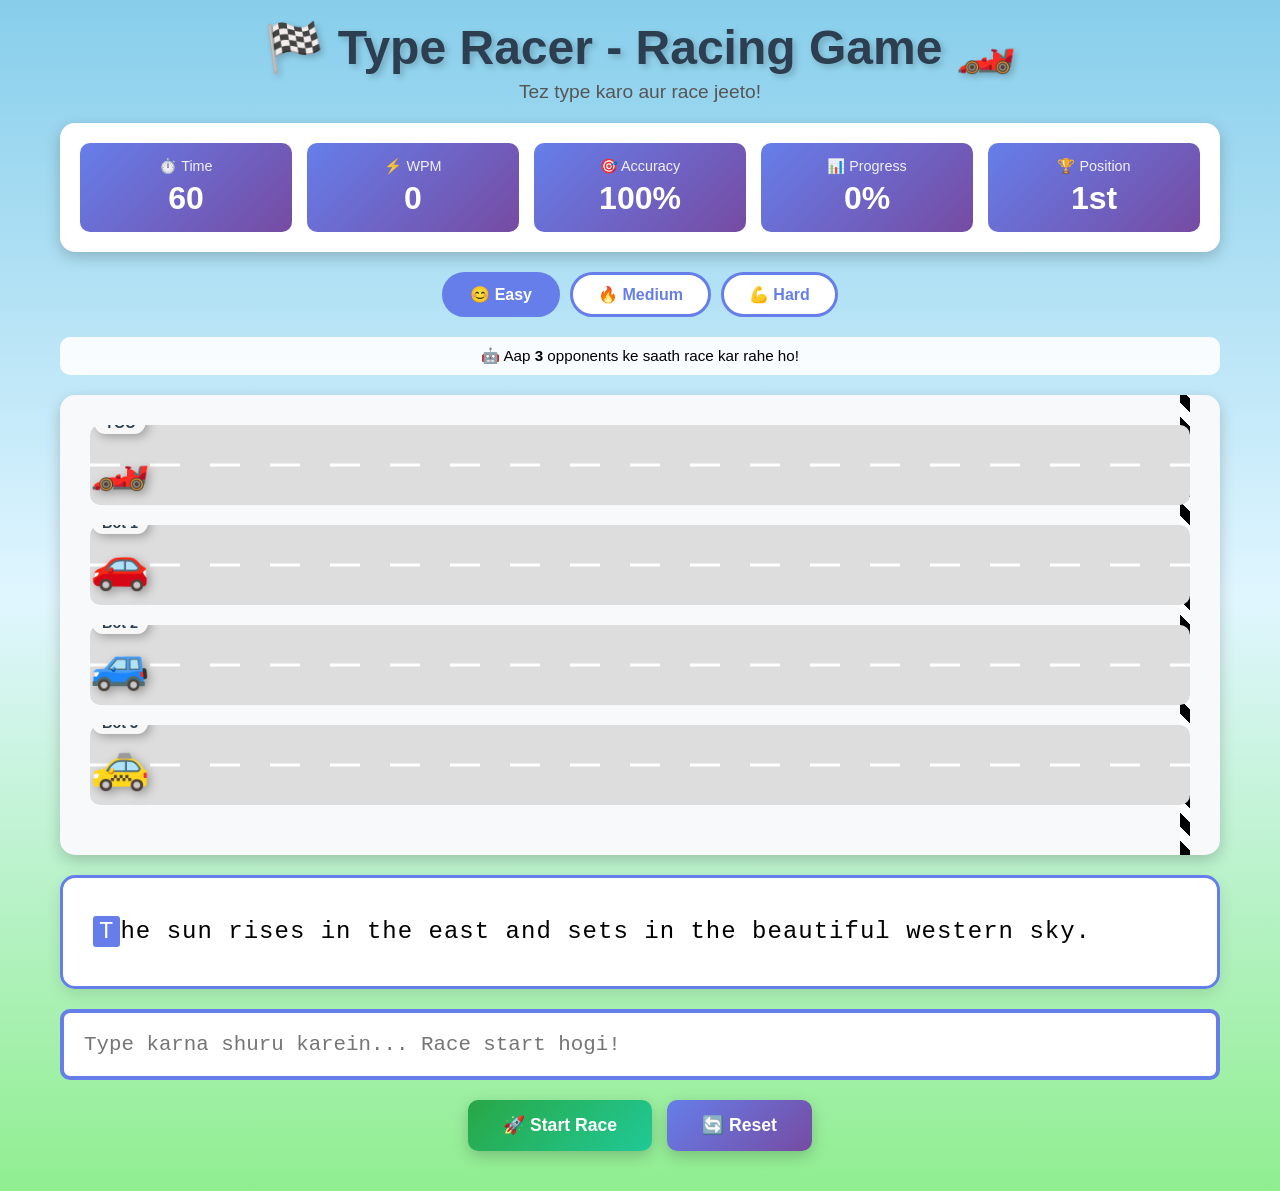
<file: typing-game-index.html>
<!DOCTYPE html>
<html lang="en">
<head>
    <meta charset="UTF-8">
    <meta name="viewport" content="width=device-width, initial-scale=1.0">
    <title>Type Racer - Racing Game</title>
    <style>
        * {
            margin: 0;
            padding: 0;
            box-sizing: border-box;
        }

        body {
            font-family: 'Segoe UI', Tahoma, Geneva, Verdana, sans-serif;
            background: linear-gradient(to bottom, #87CEEB 0%, #E0F6FF 50%, #90EE90 100%);
            min-height: 100vh;
            overflow-x: hidden;
        }

        .game-container {
            max-width: 1200px;
            margin: 0 auto;
            padding: 20px;
        }

        .header {
            text-align: center;
            margin-bottom: 20px;
        }

        h1 {
            color: #2c3e50;
            font-size: 3em;
            text-shadow: 3px 3px 6px rgba(0,0,0,0.2);
            margin-bottom: 5px;
        }

        .subtitle {
            color: #555;
            font-size: 1.2em;
        }

        .stats-panel {
            background: white;
            border-radius: 15px;
            padding: 20px;
            margin-bottom: 20px;
            box-shadow: 0 5px 15px rgba(0,0,0,0.2);
        }

        .stats-grid {
            display: grid;
            grid-template-columns: repeat(auto-fit, minmax(120px, 1fr));
            gap: 15px;
        }

        .stat-item {
            text-align: center;
            padding: 15px;
            background: linear-gradient(135deg, #667eea 0%, #764ba2 100%);
            border-radius: 10px;
            color: white;
        }

        .stat-label {
            font-size: 0.9em;
            opacity: 0.9;
        }

        .stat-value {
            font-size: 2em;
            font-weight: bold;
            margin-top: 5px;
        }

        .race-track {
            background: #f8f9fa;
            border-radius: 15px;
            padding: 30px;
            margin-bottom: 20px;
            box-shadow: 0 5px 15px rgba(0,0,0,0.2);
            position: relative;
            overflow: hidden;
        }

        .finish-line {
            position: absolute;
            right: 30px;
            top: 0;
            bottom: 0;
            width: 10px;
            background: repeating-linear-gradient(
                45deg,
                #000,
                #000 10px,
                #fff 10px,
                #fff 20px
            );
        }

        .car-lane {
            position: relative;
            height: 80px;
            margin-bottom: 20px;
            background: #ddd;
            border-radius: 10px;
            overflow: hidden;
        }

        .road-marking {
            position: absolute;
            top: 50%;
            transform: translateY(-50%);
            width: 100%;
            height: 3px;
            background: repeating-linear-gradient(
                to right,
                #fff 0px,
                #fff 30px,
                transparent 30px,
                transparent 60px
            );
            animation: roadMove 2s linear infinite;
        }

        @keyframes roadMove {
            0% { background-position: 0 0; }
            100% { background-position: 60px 0; }
        }

        .car {
            position: absolute;
            left: 0%;
            top: 50%;
            transform: translateY(-50%);
            font-size: 3em;
            transition: left 0.3s ease;
            filter: drop-shadow(3px 3px 5px rgba(0,0,0,0.3));
        }

        .player-car {
            z-index: 10;
        }

        .car-label {
            position: absolute;
            top: -25px;
            left: 50%;
            transform: translateX(-50%);
            background: rgba(255,255,255,0.9);
            padding: 3px 10px;
            border-radius: 15px;
            font-size: 0.3em;
            font-weight: bold;
            white-space: nowrap;
            color: #2c3e50;
        }

        .text-display {
            background: white;
            padding: 30px;
            border-radius: 15px;
            font-size: 1.5em;
            line-height: 2;
            letter-spacing: 1px;
            margin-bottom: 20px;
            border: 3px solid #667eea;
            font-family: 'Courier New', monospace;
            box-shadow: 0 5px 15px rgba(0,0,0,0.1);
        }

        .text-display span.correct {
            color: #28a745;
            background: #d4edda;
            border-radius: 3px;
            padding: 2px 4px;
        }

        .text-display span.incorrect {
            color: #dc3545;
            background: #f8d7da;
            border-radius: 3px;
            padding: 2px 4px;
            text-decoration: underline wavy;
        }

        .text-display span.current {
            background: #667eea;
            color: white;
            border-radius: 3px;
            padding: 2px 6px;
            animation: pulse 1s infinite;
        }

        @keyframes pulse {
            0%, 100% { opacity: 1; }
            50% { opacity: 0.5; }
        }

        #input-field {
            width: 100%;
            padding: 20px;
            font-size: 1.3em;
            border: 4px solid #667eea;
            border-radius: 10px;
            outline: none;
            font-family: 'Courier New', monospace;
            transition: all 0.3s;
            margin-bottom: 20px;
        }

        #input-field:focus {
            border-color: #28a745;
            box-shadow: 0 0 20px rgba(40, 167, 69, 0.3);
        }

        .controls {
            display: flex;
            gap: 15px;
            justify-content: center;
            flex-wrap: wrap;
            margin-bottom: 20px;
        }

        .btn {
            padding: 15px 35px;
            font-size: 1.1em;
            border: none;
            border-radius: 10px;
            cursor: pointer;
            font-weight: bold;
            transition: all 0.3s;
            box-shadow: 0 5px 15px rgba(0,0,0,0.2);
        }

        .btn-primary {
            background: linear-gradient(135deg, #28a745 0%, #20c997 100%);
            color: white;
        }

        .btn-secondary {
            background: linear-gradient(135deg, #667eea 0%, #764ba2 100%);
            color: white;
        }

        .btn:hover {
            transform: translateY(-3px);
            box-shadow: 0 8px 20px rgba(0,0,0,0.3);
        }

        .difficulty-selector {
            display: flex;
            gap: 10px;
            justify-content: center;
            margin-bottom: 20px;
        }

        .diff-btn {
            padding: 10px 25px;
            border: 3px solid #667eea;
            background: white;
            color: #667eea;
            border-radius: 25px;
            cursor: pointer;
            font-size: 1em;
            font-weight: bold;
            transition: all 0.3s;
        }

        .diff-btn.active {
            background: #667eea;
            color: white;
        }

        .diff-btn:hover {
            transform: scale(1.05);
        }

        .message-box {
            background: white;
            padding: 20px;
            border-radius: 15px;
            text-align: center;
            margin-bottom: 20px;
            border: 3px solid #ffc107;
            display: none;
        }

        .message-box.show {
            display: block;
            animation: slideIn 0.5s;
        }

        @keyframes slideIn {
            from {
                opacity: 0;
                transform: translateY(-20px);
            }
            to {
                opacity: 1;
                transform: translateY(0);
            }
        }

        .message-box h2 {
            color: #2c3e50;
            margin-bottom: 10px;
        }

        .trophy {
            font-size: 4em;
            margin: 10px 0;
        }

        .opponent-info {
            background: rgba(255,255,255,0.9);
            padding: 10px;
            border-radius: 10px;
            margin-bottom: 20px;
            text-align: center;
            font-size: 0.95em;
        }

        @media (max-width: 768px) {
            h1 {
                font-size: 2em;
            }

            .car {
                font-size: 2em;
            }

            .text-display {
                font-size: 1.2em;
                padding: 20px;
            }

            .stats-grid {
                grid-template-columns: repeat(2, 1fr);
            }
        }
    </style>
</head>
<body>
    <div class="game-container">
        <div class="header">
            <h1>🏁 Type Racer - Racing Game 🏎️</h1>
            <p class="subtitle">Tez type karo aur race jeeto!</p>
        </div>

        <div class="stats-panel">
            <div class="stats-grid">
                <div class="stat-item">
                    <div class="stat-label">⏱️ Time</div>
                    <div class="stat-value" id="timer">60</div>
                </div>
                <div class="stat-item">
                    <div class="stat-label">⚡ WPM</div>
                    <div class="stat-value" id="wpm">0</div>
                </div>
                <div class="stat-item">
                    <div class="stat-label">🎯 Accuracy</div>
                    <div class="stat-value" id="accuracy">100%</div>
                </div>
                <div class="stat-item">
                    <div class="stat-label">📊 Progress</div>
                    <div class="stat-value" id="progress">0%</div>
                </div>
                <div class="stat-item">
                    <div class="stat-label">🏆 Position</div>
                    <div class="stat-value" id="position">1st</div>
                </div>
            </div>
        </div>

        <div class="difficulty-selector">
            <button class="diff-btn active" onclick="setDifficulty('easy')">😊 Easy</button>
            <button class="diff-btn" onclick="setDifficulty('medium')">🔥 Medium</button>
            <button class="diff-btn" onclick="setDifficulty('hard')">💪 Hard</button>
        </div>

        <div class="opponent-info" id="opponent-info">
            🤖 Aap <strong id="opponent-count">3</strong> opponents ke saath race kar rahe ho!
        </div>

        <div class="race-track">
            <div class="finish-line"></div>
            
            <div class="car-lane">
                <div class="road-marking"></div>
                <div class="car player-car" id="player-car">
                    🏎️
                    <div class="car-label">YOU</div>
                </div>
            </div>

            <div class="car-lane">
                <div class="road-marking"></div>
                <div class="car" id="opponent1">
                    🚗
                    <div class="car-label">Bot 1</div>
                </div>
            </div>

            <div class="car-lane">
                <div class="road-marking"></div>
                <div class="car" id="opponent2">
                    🚙
                    <div class="car-label">Bot 2</div>
                </div>
            </div>

            <div class="car-lane">
                <div class="road-marking"></div>
                <div class="car" id="opponent3">
                    🚕
                    <div class="car-label">Bot 3</div>
                </div>
            </div>
        </div>

        <div class="message-box" id="message-box">
            <div class="trophy">🏆</div>
            <h2 id="result-title">Congratulations!</h2>
            <p id="result-message"></p>
        </div>

        <div class="text-display" id="text-display"></div>

        <input 
            type="text" 
            id="input-field" 
            placeholder="Type karna shuru karein... Race start hogi!"
            autocomplete="off"
            spellcheck="false"
        >

        <div class="controls">
            <button class="btn btn-primary" onclick="startRace()">🚀 Start Race</button>
            <button class="btn btn-secondary" onclick="resetRace()">🔄 Reset</button>
        </div>
    </div>

    <script>
        const sentences = {
            easy: [
                "The quick brown fox jumps over the lazy dog and runs away fast.",
                "Learning to type quickly takes practice and patience every single day.",
                "The sun rises in the east and sets in the beautiful western sky.",
                "Racing games are fun when you type fast and beat your opponents.",
                "Practice makes perfect when you work hard and never give up easily."
            ],
            medium: [
                "Success is not final, failure is not fatal: it is the courage to continue that counts in every race of life.",
                "The only way to do great work is to love what you do and work with passion and dedication always.",
                "Technology is best when it brings people together and makes our daily lives easier and more productive.",
                "Every expert was once a beginner who never gave up on their dreams and kept practicing consistently.",
                "Racing requires focus, speed, and accuracy to win against tough opponents in competitive environments."
            ],
            hard: [
                "In the midst of chaos, there is also opportunity; the pessimist sees difficulty in every opportunity, while the optimist sees opportunity in every difficulty and challenge.",
                "The future belongs to those who believe in the beauty of their dreams and have the courage to pursue them relentlessly despite all obstacles and setbacks.",
                "Intelligence without ambition is a bird without wings; therefore, combine knowledge with determination to achieve extraordinary results in competitive racing and life.",
                "Professional typing racers combine exceptional speed with near-perfect accuracy, maintaining consistency under pressure while competing against skilled opponents worldwide.",
                "Success in racing games requires mastering the fundamentals: proper finger positioning, rhythmic typing patterns, and maintaining composure during intense competitive moments."
            ]
        };

        let difficulty = 'easy';
        let currentText = '';
        let startTime = null;
        let raceTimer = null;
        let timeLeft = 60;
        let gameStarted = false;
        let raceFinished = false;
        let correctChars = 0;
        let totalChars = 0;
        
        let opponentSpeeds = {
            opponent1: 0,
            opponent2: 0,
            opponent3: 0
        };
        let opponentIntervals = {};

        function setDifficulty(level) {
            if (gameStarted) return;
            
            difficulty = level;
            document.querySelectorAll('.diff-btn').forEach(btn => {
                btn.classList.remove('active');
            });
            event.target.classList.add('active');
            
            loadNewText();
        }

        function loadNewText() {
            const textArray = sentences[difficulty];
            currentText = textArray[Math.floor(Math.random() * textArray.length)];
            displayText();
        }

        function displayText() {
            const display = document.getElementById('text-display');
            display.innerHTML = '';
            
            for (let i = 0; i < currentText.length; i++) {
                const span = document.createElement('span');
                span.textContent = currentText[i];
                
                if (i === 0) {
                    span.classList.add('current');
                }
                
                display.appendChild(span);
            }
        }

        function startRace() {
            if (gameStarted) return;
            
            resetRace();
            gameStarted = true;
            raceFinished = false;
            document.getElementById('input-field').disabled = false;
            document.getElementById('input-field').focus();
            document.getElementById('message-box').classList.remove('show');
            
            // Set random opponent speeds based on difficulty
            const baseSpeed = difficulty === 'easy' ? 30 : difficulty === 'medium' ? 45 : 60;
            opponentSpeeds.opponent1 = baseSpeed + Math.random() * 15;
            opponentSpeeds.opponent2 = baseSpeed + Math.random() * 15;
            opponentSpeeds.opponent3 = baseSpeed + Math.random() * 15;
        }

        function startTimer() {
            raceTimer = setInterval(() => {
                timeLeft--;
                document.getElementById('timer').textContent = timeLeft;
                
                if (timeLeft <= 0 && !raceFinished) {
                    finishRace(false);
                }
            }, 1000);
        }

        function updateOpponents() {
            Object.keys(opponentSpeeds).forEach(id => {
                if (!opponentIntervals[id]) {
                    opponentIntervals[id] = setInterval(() => {
                        if (raceFinished) {
                            clearInterval(opponentIntervals[id]);
                            return;
                        }
                        
                        const car = document.getElementById(id);
                        const currentPos = parseFloat(car.style.left || 0);
                        const speed = opponentSpeeds[id] / 100;
                        const newPos = Math.min(currentPos + speed, 92);
                        car.style.left = newPos + '%';
                        
                        if (newPos >= 92) {
                            clearInterval(opponentIntervals[id]);
                            if (!raceFinished) {
                                finishRace(false);
                            }
                        }
                    }, 100);
                }
            });
        }

        function updateCarPosition(progress) {
            const playerCar = document.getElementById('player-car');
            const maxPosition = 92;
            playerCar.style.left = (progress * maxPosition) + '%';
            
            if (progress >= 1 && !raceFinished) {
                finishRace(true);
            }
        }

        function calculatePosition() {
            const playerPos = parseFloat(document.getElementById('player-car').style.left || 0);
            const positions = [
                { name: 'YOU', pos: playerPos },
                { name: 'Bot 1', pos: parseFloat(document.getElementById('opponent1').style.left || 0) },
                { name: 'Bot 2', pos: parseFloat(document.getElementById('opponent2').style.left || 0) },
                { name: 'Bot 3', pos: parseFloat(document.getElementById('opponent3').style.left || 0) }
            ];
            
            positions.sort((a, b) => b.pos - a.pos);
            const playerRank = positions.findIndex(p => p.name === 'YOU') + 1;
            
            const suffix = playerRank === 1 ? 'st' : playerRank === 2 ? 'nd' : playerRank === 3 ? 'rd' : 'th';
            document.getElementById('position').textContent = playerRank + suffix;
            
            return playerRank;
        }

        function finishRace(playerWon) {
            if (raceFinished) return;
            
            raceFinished = true;
            gameStarted = false;
            clearInterval(raceTimer);
            Object.values(opponentIntervals).forEach(clearInterval);
            opponentIntervals = {};
            
            document.getElementById('input-field').disabled = true;
            
            const wpm = document.getElementById('wpm').textContent;
            const accuracy = document.getElementById('accuracy').textContent;
            const position = calculatePosition();
            
            const messageBox = document.getElementById('message-box');
            const resultTitle = document.getElementById('result-title');
            const resultMessage = document.getElementById('result-message');
            
            if (position === 1) {
                resultTitle.textContent = '🏆 Congratulations! You Won! 🏆';
                resultMessage.innerHTML = `<strong>1st Place!</strong><br>WPM: ${wpm} | Accuracy: ${accuracy}<br>Bahut badhiya! Aap sabse tez the! 🎉`;
            } else if (position === 2) {
                resultTitle.textContent = '🥈 Great Job! 2nd Place!';
                resultMessage.innerHTML = `WPM: ${wpm} | Accuracy: ${accuracy}<br>Achha khela! Thoda aur practice karo! 💪`;
            } else if (position === 3) {
                resultTitle.textContent = '🥉 Nice Try! 3rd Place!';
                resultMessage.innerHTML = `WPM: ${wpm} | Accuracy: ${accuracy}<br>Practice karte raho, better hoga! 🔥`;
            } else {
                resultTitle.textContent = '😔 Race Lost!';
                resultMessage.innerHTML = `4th Place<br>WPM: ${wpm} | Accuracy: ${accuracy}<br>Koi baat nahi! Dobara try karo! 🚀`;
            }
            
            messageBox.classList.add('show');
        }

        function resetRace() {
            clearInterval(raceTimer);
            Object.values(opponentIntervals).forEach(clearInterval);
            opponentIntervals = {};
            
            gameStarted = false;
            raceFinished = false;
            startTime = null;
            timeLeft = 60;
            correctChars = 0;
            totalChars = 0;
            
            document.getElementById('timer').textContent = '60';
            document.getElementById('wpm').textContent = '0';
            document.getElementById('accuracy').textContent = '100%';
            document.getElementById('progress').textContent = '0%';
            document.getElementById('position').textContent = '1st';
            document.getElementById('input-field').value = '';
            document.getElementById('input-field').disabled = false;
            document.getElementById('message-box').classList.remove('show');
            
            document.getElementById('player-car').style.left = '0%';
            document.getElementById('opponent1').style.left = '0%';
            document.getElementById('opponent2').style.left = '0%';
            document.getElementById('opponent3').style.left = '0%';
            
            loadNewText();
        }

        document.getElementById('input-field').addEventListener('input', function(e) {
            if (!gameStarted || raceFinished) return;
            
            if (!startTime) {
                startTime = Date.now();
                startTimer();
                updateOpponents();
            }
            
            const inputText = e.target.value;
            const display = document.getElementById('text-display');
            display.innerHTML = '';
            
            let correct = 0;
            
            for (let i = 0; i < currentText.length; i++) {
                const span = document.createElement('span');
                span.textContent = currentText[i];
                
                if (i < inputText.length) {
                    if (inputText[i] === currentText[i]) {
                        span.classList.add('correct');
                        correct++;
                    } else {
                        span.classList.add('incorrect');
                    }
                } else if (i === inputText.length) {
                    span.classList.add('current');
                }
                
                display.appendChild(span);
            }
            
            correctChars = correct;
            totalChars = inputText.length;
            
            const timeElapsedMinutes = (Date.now() - startTime) / 1000 / 60;
            const wpm = timeElapsedMinutes > 0 ? Math.round((correctChars / 5) / timeElapsedMinutes) : 0;
            const accuracy = totalChars > 0 ? Math.round((correctChars / totalChars) * 100) : 100;
            const progress = Math.round((inputText.length / currentText.length) * 100);
            
            document.getElementById('wpm').textContent = wpm;
            document.getElementById('accuracy').textContent = accuracy + '%';
            document.getElementById('progress').textContent = progress + '%';
            
            updateCarPosition(inputText.length / currentText.length);
            calculatePosition();
            
            if (inputText === currentText) {
                finishRace(true);
            }
        });

        document.getElementById('input-field').addEventListener('paste', (e) => {
            e.preventDefault();
        });

        loadNewText();
    </script>
</body>
</html>
</file>
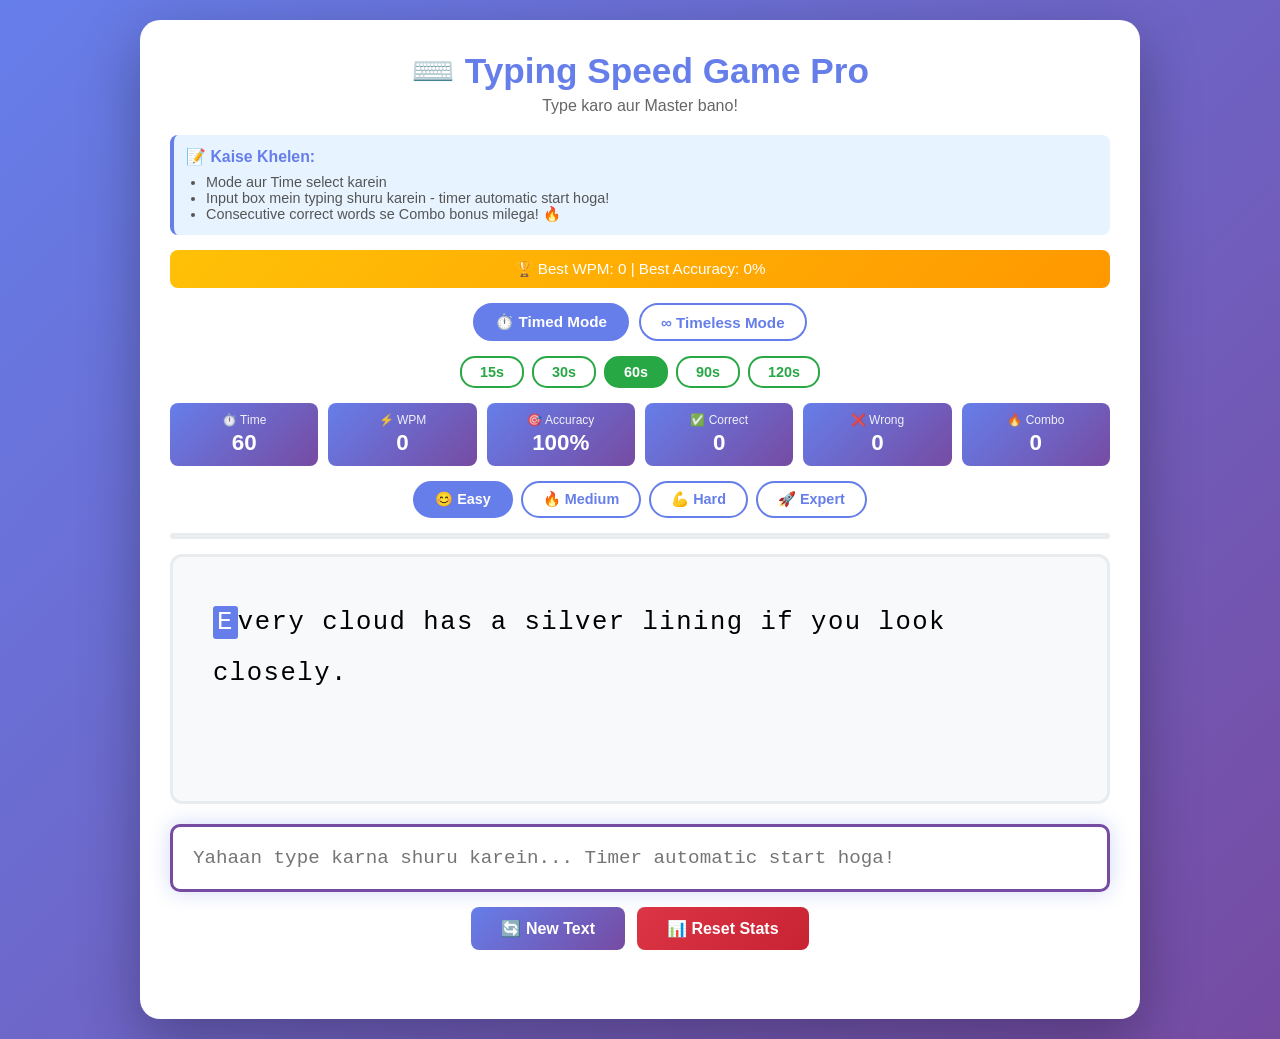
<file: typing-test-index.html>
<!DOCTYPE html>
<html lang="en">
<head>
    <meta charset="UTF-8">
    <meta name="viewport" content="width=device-width, initial-scale=1.0">
    <title>Typing Speed Game Pro</title>
    <style>
        * {
            margin: 0;
            padding: 0;
            box-sizing: border-box;
        }

        body {
            font-family: 'Segoe UI', Tahoma, Geneva, Verdana, sans-serif;
            background: linear-gradient(135deg, #667eea 0%, #764ba2 100%);
            min-height: 100vh;
            display: flex;
            justify-content: center;
            align-items: center;
            padding: 20px;
        }

        .container {
            background: white;
            border-radius: 20px;
            padding: 30px;
            max-width: 1000px;
            width: 100%;
            box-shadow: 0 20px 60px rgba(0, 0, 0, 0.3);
        }

        h1 {
            text-align: center;
            color: #667eea;
            margin-bottom: 5px;
            font-size: 2.2em;
        }

        .subtitle {
            text-align: center;
            color: #666;
            margin-bottom: 20px;
            font-size: 1em;
        }

        .mode-selection {
            display: flex;
            gap: 10px;
            justify-content: center;
            margin-bottom: 15px;
        }

        .mode-btn {
            padding: 8px 20px;
            border: 2px solid #667eea;
            background: white;
            color: #667eea;
            border-radius: 20px;
            cursor: pointer;
            font-size: 0.95em;
            font-weight: bold;
            transition: all 0.3s;
        }

        .mode-btn.active {
            background: #667eea;
            color: white;
        }

        .mode-btn:hover {
            transform: translateY(-2px);
        }

        .time-options {
            display: flex;
            gap: 8px;
            justify-content: center;
            margin-bottom: 15px;
            flex-wrap: wrap;
        }

        .time-btn {
            padding: 6px 18px;
            border: 2px solid #28a745;
            background: white;
            color: #28a745;
            border-radius: 15px;
            cursor: pointer;
            font-size: 0.9em;
            font-weight: bold;
            transition: all 0.3s;
        }

        .time-btn.active {
            background: #28a745;
            color: white;
        }

        .time-btn:hover {
            transform: scale(1.05);
        }

        .stats {
            display: grid;
            grid-template-columns: repeat(auto-fit, minmax(90px, 1fr));
            gap: 10px;
            margin-bottom: 15px;
        }

        .stat-box {
            background: linear-gradient(135deg, #667eea 0%, #764ba2 100%);
            padding: 10px;
            border-radius: 8px;
            text-align: center;
            color: white;
        }

        .stat-label {
            font-size: 0.75em;
            opacity: 0.9;
            margin-bottom: 3px;
        }

        .stat-value {
            font-size: 1.4em;
            font-weight: bold;
        }

        .difficulty {
            display: flex;
            gap: 8px;
            justify-content: center;
            margin-bottom: 15px;
            flex-wrap: wrap;
        }

        .difficulty button {
            padding: 8px 20px;
            border: 2px solid #667eea;
            background: white;
            color: #667eea;
            border-radius: 20px;
            cursor: pointer;
            font-size: 0.9em;
            font-weight: bold;
            transition: all 0.3s;
        }

        .difficulty button.active {
            background: #667eea;
            color: white;
        }

        .difficulty button:hover {
            transform: translateY(-2px);
        }

        .progress-bar {
            background: #e9ecef;
            height: 6px;
            border-radius: 10px;
            overflow: hidden;
            margin-bottom: 15px;
        }

        .progress-fill {
            height: 100%;
            background: linear-gradient(90deg, #28a745, #20c997);
            width: 0%;
            transition: width 0.3s;
        }

        .text-display {
            background: #f8f9fa;
            padding: 40px;
            border-radius: 12px;
            margin-bottom: 20px;
            font-size: 1.6em;
            line-height: 2;
            letter-spacing: 1.5px;
            min-height: 250px;
            border: 3px solid #e9ecef;
            font-family: 'Courier New', monospace;
        }

        .text-display span.correct {
            color: #28a745;
            background: #d4edda;
            border-radius: 3px;
        }

        .text-display span.incorrect {
            color: #dc3545;
            background: #f8d7da;
            border-radius: 3px;
            text-decoration: underline wavy;
        }

        .text-display span.current {
            background: #667eea;
            color: white;
            animation: blink 0.8s infinite;
            border-radius: 3px;
            padding: 2px 4px;
        }

        @keyframes blink {
            0%, 50% { opacity: 1; }
            51%, 100% { opacity: 0.5; }
        }

        #input-field {
            width: 100%;
            padding: 20px;
            font-size: 1.2em;
            border: 3px solid #667eea;
            border-radius: 10px;
            outline: none;
            transition: all 0.3s;
            margin-bottom: 15px;
            font-family: 'Courier New', monospace;
        }

        #input-field:focus {
            border-color: #764ba2;
            box-shadow: 0 0 20px rgba(102, 126, 234, 0.3);
        }

        .controls {
            display: flex;
            gap: 12px;
            justify-content: center;
            flex-wrap: wrap;
        }

        button {
            padding: 12px 30px;
            font-size: 1em;
            border: none;
            border-radius: 8px;
            cursor: pointer;
            font-weight: bold;
            transition: all 0.3s;
        }

        .restart-btn {
            background: linear-gradient(135deg, #667eea 0%, #764ba2 100%);
            color: white;
        }

        .reset-btn {
            background: linear-gradient(135deg, #dc3545 0%, #c82333 100%);
            color: white;
        }

        button:hover {
            transform: translateY(-3px);
            box-shadow: 0 10px 25px rgba(0, 0, 0, 0.2);
        }

        .message {
            text-align: center;
            margin-top: 15px;
            font-size: 1.1em;
            font-weight: bold;
            padding: 12px;
            border-radius: 8px;
        }

        .message.success {
            background: #d4edda;
            color: #28a745;
        }

        .message.info {
            background: #d1ecf1;
            color: #0c5460;
        }

        .highscore {
            background: linear-gradient(135deg, #ffc107 0%, #ff9800 100%);
            color: white;
            padding: 10px;
            border-radius: 8px;
            text-align: center;
            margin-bottom: 15px;
            font-size: 0.95em;
        }

        .combo {
            position: fixed;
            top: 50%;
            left: 50%;
            transform: translate(-50%, -50%);
            font-size: 3em;
            font-weight: bold;
            color: #28a745;
            opacity: 0;
            pointer-events: none;
            animation: comboAnim 1s;
            text-shadow: 2px 2px 10px rgba(0,0,0,0.3);
        }

        @keyframes comboAnim {
            0% { opacity: 0; transform: translate(-50%, -50%) scale(0.5); }
            50% { opacity: 1; transform: translate(-50%, -50%) scale(1.2); }
            100% { opacity: 0; transform: translate(-50%, -60%) scale(1); }
        }

        .instructions {
            background: #e7f3ff;
            padding: 12px;
            border-radius: 8px;
            margin-bottom: 15px;
            border-left: 4px solid #667eea;
            font-size: 0.9em;
        }

        .instructions h3 {
            color: #667eea;
            margin-bottom: 8px;
            font-size: 1.1em;
        }

        .instructions ul {
            margin-left: 20px;
            color: #555;
        }

        @media (max-width: 600px) {
            .container {
                padding: 15px;
            }

            h1 {
                font-size: 1.6em;
            }

            .text-display {
                font-size: 1.2em;
                padding: 25px;
                min-height: 200px;
            }

            .stats {
                grid-template-columns: repeat(3, 1fr);
            }
        }
    </style>
</head>
<body>
    <div class="container">
        <h1>⌨️ Typing Speed Game Pro</h1>
        <p class="subtitle">Type karo aur Master bano!</p>

        <div class="instructions">
            <h3>📝 Kaise Khelen:</h3>
            <ul>
                <li>Mode aur Time select karein</li>
                <li>Input box mein typing shuru karein - timer automatic start hoga!</li>
                <li>Consecutive correct words se Combo bonus milega! 🔥</li>
            </ul>
        </div>

        <div class="highscore" id="highscore">
            🏆 Best WPM: <span id="best-wpm">0</span> | Best Accuracy: <span id="best-accuracy">0%</span>
        </div>

        <div class="mode-selection">
            <button class="mode-btn active" onclick="setMode('timed')">⏱️ Timed Mode</button>
            <button class="mode-btn" onclick="setMode('timeless')">∞ Timeless Mode</button>
        </div>

        <div class="time-options" id="time-options">
            <button class="time-btn" onclick="setTime(15)">15s</button>
            <button class="time-btn" onclick="setTime(30)">30s</button>
            <button class="time-btn active" onclick="setTime(60)">60s</button>
            <button class="time-btn" onclick="setTime(90)">90s</button>
            <button class="time-btn" onclick="setTime(120)">120s</button>
        </div>

        <div class="stats">
            <div class="stat-box">
                <div class="stat-label">⏱️ Time</div>
                <div class="stat-value" id="timer">60</div>
            </div>
            <div class="stat-box">
                <div class="stat-label">⚡ WPM</div>
                <div class="stat-value" id="wpm">0</div>
            </div>
            <div class="stat-box">
                <div class="stat-label">🎯 Accuracy</div>
                <div class="stat-value" id="accuracy">100%</div>
            </div>
            <div class="stat-box">
                <div class="stat-label">✅ Correct</div>
                <div class="stat-value" id="correct">0</div>
            </div>
            <div class="stat-box">
                <div class="stat-label">❌ Wrong</div>
                <div class="stat-value" id="wrong">0</div>
            </div>
            <div class="stat-box">
                <div class="stat-label">🔥 Combo</div>
                <div class="stat-value" id="combo">0</div>
            </div>
        </div>

        <div class="difficulty">
            <button class="active" onclick="setDifficulty('easy')">😊 Easy</button>
            <button onclick="setDifficulty('medium')">🔥 Medium</button>
            <button onclick="setDifficulty('hard')">💪 Hard</button>
            <button onclick="setDifficulty('expert')">🚀 Expert</button>
        </div>

        <div class="progress-bar">
            <div class="progress-fill" id="progress"></div>
        </div>

        <div class="text-display" id="text-display"></div>

        <input 
            type="text" 
            id="input-field" 
            placeholder="Yahaan type karna shuru karein... Timer automatic start hoga!"
            autocomplete="off"
            spellcheck="false"
        >

        <div class="controls">
            <button class="restart-btn" onclick="restartGame()">🔄 New Text</button>
            <button class="reset-btn" onclick="resetStats()">📊 Reset Stats</button>
        </div>

        <div class="message" id="message"></div>
    </div>

    <div class="combo" id="combo-popup"></div>

    <script>
        const sentences = {
            easy: [
                "The quick brown fox jumps over the lazy dog.",
                "A journey of a thousand miles begins with a single step.",
                "Practice makes perfect when you work hard every day.",
                "The sun rises in the east and sets in the west.",
                "Learning to type fast is a valuable skill to have.",
                "Every cloud has a silver lining if you look closely.",
                "Time flies when you are having fun with friends."
            ],
            medium: [
                "Success is not final, failure is not fatal: it is the courage to continue that counts.",
                "The only way to do great work is to love what you do and work with passion.",
                "Technology is best when it brings people together and makes life easier.",
                "Every expert was once a beginner who never gave up on their dreams.",
                "The difference between ordinary and extraordinary is that little extra effort.",
                "Opportunities don't happen, you create them through hard work and dedication.",
                "The best time to plant a tree was twenty years ago. The second best time is now."
            ],
            hard: [
                "In the midst of chaos, there is also opportunity; the pessimist sees difficulty in every opportunity, while the optimist sees opportunity in every difficulty.",
                "The future belongs to those who believe in the beauty of their dreams and have the courage to pursue them relentlessly despite all obstacles.",
                "Intelligence without ambition is a bird without wings; therefore, combine knowledge with determination to achieve extraordinary results in life.",
                "Life's most persistent and urgent question is: what are you doing for others, and how are you contributing to make the world better?",
                "Success usually comes to those who are too busy to be looking for it, working diligently and consistently towards their goals without distraction."
            ],
            expert: [
                "Programming is not about what you know; it's about what you can figure out. The ability to solve complex problems through logical thinking and creative algorithms is what separates exceptional developers from average ones.",
                "Artificial intelligence and machine learning algorithms are revolutionizing industries worldwide, from healthcare diagnostics to autonomous vehicles, reshaping how we interact with technology in our daily lives.",
                "The implementation of blockchain technology extends far beyond cryptocurrency applications, offering transparent, decentralized solutions for supply chain management, voting systems, and secure digital identity verification.",
                "Quantum computing represents a paradigm shift in computational capabilities, potentially solving previously intractable problems in cryptography, drug discovery, and climate modeling through quantum superposition and entanglement."
            ]
        };

        let currentMode = 'timed';
        let currentDifficulty = 'easy';
        let selectedTime = 60;
        let currentText = '';
        let currentIndex = 0;
        let startTime = null;
        let timer = null;
        let timeLeft = 60;
        let timeElapsed = 0;
        let correctChars = 0;
        let wrongChars = 0;
        let totalChars = 0;
        let gameStarted = false;
        let gameEnded = false;
        let currentWPM = 0;
        let comboCount = 0;
        let consecutiveCorrect = 0;

        // High score tracking
        let bestWPM = localStorage.getItem('bestWPM') || 0;
        let bestAccuracy = localStorage.getItem('bestAccuracy') || 0;
        document.getElementById('best-wpm').textContent = bestWPM;
        document.getElementById('best-accuracy').textContent = bestAccuracy + '%';

        function setMode(mode) {
            if (gameStarted && !gameEnded) return;
            
            currentMode = mode;
            document.querySelectorAll('.mode-btn').forEach(btn => {
                btn.classList.remove('active');
            });
            event.target.classList.add('active');
            
            const timeOptions = document.getElementById('time-options');
            if (mode === 'timeless') {
                timeOptions.style.display = 'none';
                document.getElementById('timer').textContent = '∞';
            } else {
                timeOptions.style.display = 'flex';
                document.getElementById('timer').textContent = selectedTime;
                timeLeft = selectedTime;
            }
        }

        function setTime(seconds) {
            if (gameStarted && !gameEnded) return;
            
            selectedTime = seconds;
            timeLeft = seconds;
            document.getElementById('timer').textContent = seconds;
            
            document.querySelectorAll('.time-btn').forEach(btn => {
                btn.classList.remove('active');
            });
            event.target.classList.add('active');
        }

        function setDifficulty(level) {
            if (gameStarted && !gameEnded) return;
            
            currentDifficulty = level;
            document.querySelectorAll('.difficulty button').forEach(btn => {
                btn.classList.remove('active');
            });
            event.target.classList.add('active');
            
            loadNewText();
        }

        function loadNewText() {
            const textArray = sentences[currentDifficulty];
            currentText = textArray[Math.floor(Math.random() * textArray.length)];
            currentIndex = 0;
            displayText();
            document.getElementById('progress').style.width = '0%';
        }

        function displayText() {
            const display = document.getElementById('text-display');
            display.innerHTML = '';
            
            for (let i = 0; i < currentText.length; i++) {
                const span = document.createElement('span');
                span.textContent = currentText[i];
                
                if (i === currentIndex) {
                    span.classList.add('current');
                }
                
                display.appendChild(span);
            }
        }

        function startTimer() {
            if (currentMode === 'timed') {
                timer = setInterval(() => {
                    timeLeft--;
                    document.getElementById('timer').textContent = timeLeft;
                    
                    if (timeLeft <= 0) {
                        endGame();
                    }
                }, 1000);
            } else {
                // Timeless mode - count up
                timer = setInterval(() => {
                    timeElapsed++;
                    const mins = Math.floor(timeElapsed / 60);
                    const secs = timeElapsed % 60;
                    document.getElementById('timer').textContent = 
                        `${mins}:${secs.toString().padStart(2, '0')}`;
                }, 1000);
            }
        }

        function endGame() {
            gameEnded = true;
            gameStarted = false;
            clearInterval(timer);
            
            const inputField = document.getElementById('input-field');
            inputField.disabled = true;
            
            const finalWPM = currentWPM;
            const finalAccuracy = totalChars > 0 ? Math.round((correctChars / totalChars) * 100) : 100;
            
            // Update high scores
            if (finalWPM > bestWPM) {
                bestWPM = finalWPM;
                localStorage.setItem('bestWPM', bestWPM);
                document.getElementById('best-wpm').textContent = bestWPM;
            }
            
            if (finalAccuracy > bestAccuracy) {
                bestAccuracy = finalAccuracy;
                localStorage.setItem('bestAccuracy', bestAccuracy);
                document.getElementById('best-accuracy').textContent = bestAccuracy + '%';
            }
            
            const msg = document.getElementById('message');
            msg.className = 'message success';
            msg.innerHTML = `🎉 <strong>Game Over!</strong><br>
                Final WPM: ${finalWPM} | Accuracy: ${finalAccuracy}% | 
                Correct: ${correctChars} | Wrong: ${wrongChars}`;
        }

        function restartGame() {
            clearInterval(timer);
            gameStarted = false;
            gameEnded = false;
            currentIndex = 0;
            correctChars = 0;
            wrongChars = 0;
            totalChars = 0;
            timeElapsed = 0;
            comboCount = 0;
            consecutiveCorrect = 0;
            
            if (currentMode === 'timed') {
                timeLeft = selectedTime;
                document.getElementById('timer').textContent = selectedTime;
            } else {
                document.getElementById('timer').textContent = '∞';
            }
            
            document.getElementById('wpm').textContent = '0';
            document.getElementById('accuracy').textContent = '100%';
            document.getElementById('correct').textContent = '0';
            document.getElementById('wrong').textContent = '0';
            document.getElementById('combo').textContent = '0';
            document.getElementById('message').textContent = '';
            document.getElementById('message').className = 'message';
            
            const inputField = document.getElementById('input-field');
            inputField.value = '';
            inputField.disabled = false;
            inputField.focus();
            
            loadNewText();
        }

        function resetStats() {
            localStorage.removeItem('bestWPM');
            localStorage.removeItem('bestAccuracy');
            bestWPM = 0;
            bestAccuracy = 0;
            document.getElementById('best-wpm').textContent = '0';
            document.getElementById('best-accuracy').textContent = '0%';
            
            const msg = document.getElementById('message');
            msg.className = 'message info';
            msg.textContent = '📊 Stats reset ho gaye! Nayi journey shuru karein!';
        }

        function showCombo(count) {
            const popup = document.getElementById('combo-popup');
            popup.textContent = `🔥 ${count}x COMBO!`;
            popup.style.opacity = '1';
            popup.style.animation = 'none';
            
            setTimeout(() => {
                popup.style.animation = 'comboAnim 1s';
            }, 10);
        }

        document.getElementById('input-field').addEventListener('input', function(e) {
            if (gameEnded) return;
            
            // Start timer on first keystroke
            if (!gameStarted) {
                gameStarted = true;
                startTime = Date.now();
                startTimer();
                
                const msg = document.getElementById('message');
                msg.className = 'message info';
                msg.textContent = '⏱️ Timer shuru ho gaya! Keep typing...';
                setTimeout(() => msg.textContent = '', 2000);
            }
            
            const inputText = e.target.value;
            const display = document.getElementById('text-display');
            display.innerHTML = '';
            
            let correct = 0;
            let wrong = 0;
            let lastWasCorrect = true;
            
            for (let i = 0; i < currentText.length; i++) {
                const span = document.createElement('span');
                span.textContent = currentText[i];
                
                if (i < inputText.length) {
                    if (inputText[i] === currentText[i]) {
                        span.classList.add('correct');
                        correct++;
                    } else {
                        span.classList.add('incorrect');
                        wrong++;
                        lastWasCorrect = false;
                    }
                } else if (i === inputText.length) {
                    span.classList.add('current');
                }
                
                display.appendChild(span);
            }
            
            currentIndex = inputText.length;
            totalChars = inputText.length;
            correctChars = correct;
            wrongChars = wrong;
            
            // Combo system
            if (lastWasCorrect && inputText.length > 0) {
                consecutiveCorrect++;
                if (consecutiveCorrect % 10 === 0) {
                    comboCount = consecutiveCorrect / 10;
                    showCombo(comboCount);
                }
            } else if (!lastWasCorrect) {
                consecutiveCorrect = 0;
                comboCount = 0;
            }
            
            document.getElementById('combo').textContent = comboCount;
            
            // Calculate ACCURATE WPM
            const currentTime = Date.now();
            const timeElapsedMinutes = (currentTime - startTime) / 1000 / 60;
            
            // WPM = (Correct Characters / 5) / Time in Minutes
            // Using only correct characters for accurate WPM
            if (timeElapsedMinutes > 0) {
                currentWPM = Math.round((correctChars / 5) / timeElapsedMinutes);
            } else {
                currentWPM = 0;
            }
            
            document.getElementById('wpm').textContent = currentWPM;
            
            // Update stats
            document.getElementById('correct').textContent = correctChars;
            document.getElementById('wrong').textContent = wrongChars;
            
            // Calculate Accuracy
            const accuracy = totalChars > 0 ? Math.round((correctChars / totalChars) * 100) : 100;
            document.getElementById('accuracy').textContent = accuracy + '%';
            
            // Update progress bar
            const progress = (inputText.length / currentText.length) * 100;
            document.getElementById('progress').style.width = Math.min(progress, 100) + '%';
            
            // Check if completed
            if (inputText === currentText) {
                loadNewText();
                e.target.value = '';
                
                const msg = document.getElementById('message');
                msg.className = 'message success';
                msg.textContent = '✅ Perfect! Agla sentence...';
                setTimeout(() => msg.textContent = '', 1500);
            }
        });

        // Prevent paste
        document.getElementById('input-field').addEventListener('paste', (e) => {
            e.preventDefault();
        });

        // Initialize
        loadNewText();
        document.getElementById('input-field').focus();
    </script>
</body>
</html>
</file>
<file: styles.css>
:root{
  --bg:#04050a;--bg2:#090b12;--panel:rgba(14,17,27,.78);--panel2:#0d111a;--text:#f5f7ff;--muted:#929db3;
  --cyan:#2be8ff;--violet:#8d63ff;--pink:#ff3fbe;--lime:#98ff6a;--gold:#ffc76b;--orange:#ff8d49;
  --line:rgba(255,255,255,.09);--line2:rgba(255,255,255,.16);--shadow:0 35px 100px rgba(0,0,0,.45)
}
*{box-sizing:border-box}html{scroll-behavior:smooth}body{margin:0;background:radial-gradient(circle at 8% 6%,rgba(43,232,255,.09),transparent 22%),radial-gradient(circle at 88% 9%,rgba(141,99,255,.11),transparent 22%),linear-gradient(180deg,#03040a,#070910 48%,#04050a);color:var(--text);font-family:Inter,system-ui,sans-serif;overflow-x:hidden}body.no-scroll{overflow:hidden}
a{text-decoration:none;color:inherit}button,input,textarea{font:inherit}.noise{position:fixed;inset:0;z-index:50;pointer-events:none;opacity:.035;background-image:url("data:image/svg+xml,%3Csvg xmlns='http://www.w3.org/2000/svg' width='160' height='160'%3E%3Cfilter id='n'%3E%3CfeTurbulence baseFrequency='.9' numOctaves='3' stitchTiles='stitch' type='fractalNoise'/%3E%3C/filter%3E%3Crect width='100%25' height='100%25' filter='url(%23n)' opacity='.65'/%3E%3C/svg%3E")}.ambient{position:fixed;z-index:-1;width:38vw;height:38vw;border-radius:50%;filter:blur(110px);opacity:.09;pointer-events:none}.ambient-a{left:-15vw;top:10vh;background:#16dfff}.ambient-b{right:-15vw;top:30vh;background:#8e5cff}.ambient-c{left:45vw;bottom:-25vw;background:#ff3fb7}.cursor-glow{position:fixed;z-index:1;width:340px;height:340px;pointer-events:none;border-radius:50%;transform:translate(-50%,-50%);background:radial-gradient(circle,rgba(43,232,255,.08),transparent 65%);mix-blend-mode:screen}

/* Intro */
.intro{position:fixed;inset:0;z-index:2000;display:grid;place-items:center;background:#02030a;overflow:hidden;transition:opacity .9s,visibility .9s}.intro.hide{opacity:0;visibility:hidden;pointer-events:none}.intro-grid{position:absolute;inset:-25%;background:linear-gradient(rgba(43,232,255,.05) 1px,transparent 1px),linear-gradient(90deg,rgba(43,232,255,.05) 1px,transparent 1px);background-size:52px 52px;transform:perspective(500px) rotateX(61deg) translateY(35%);mask-image:linear-gradient(to bottom,transparent,#000 30%,#000 70%,transparent)}.intro-orbit{position:absolute;border:1px solid rgba(43,232,255,.15);border-radius:50%;width:480px;height:480px;animation:spin 13s linear infinite}.intro-orbit-a{border-left-color:rgba(255,63,190,.45);transform:rotate(35deg)}.intro-orbit-b{width:700px;height:300px;border-color:rgba(141,99,255,.15);animation-duration:17s;animation-direction:reverse}.intro-center{text-align:center;position:relative}.logo-stage{position:relative;display:grid;place-items:center;margin:auto}.logo-stage.large{width:260px;height:260px}.tds-logo{position:relative;width:132px;height:132px;border-radius:34px;display:grid;place-items:center;font-family:Orbitron;font-weight:900;letter-spacing:-.08em;font-size:28px;background:linear-gradient(150deg,#0b1421,#151028);border:1px solid rgba(255,255,255,.12);box-shadow:inset 0 0 35px rgba(43,232,255,.07),0 0 50px rgba(43,232,255,.12);overflow:hidden}.tds-logo:before{content:"";position:absolute;inset:-2px;background:conic-gradient(from 0deg,var(--cyan),var(--violet),var(--pink),var(--orange),var(--lime),var(--cyan));animation:spin 4.5s linear infinite;z-index:-1;filter:blur(3px)}.tds-logo span{padding:38px 17px;border-radius:25px;background:linear-gradient(145deg,#09111c,#090a12);color:#eafaff;text-shadow:0 0 18px rgba(43,232,255,.55)}.tds-logo.mini{width:52px;height:52px;border-radius:15px;font-size:12px}.tds-logo.mini span{padding:16px 7px;border-radius:11px}.tds-logo.hero{width:175px;height:175px;border-radius:44px;font-size:32px;animation:float 4.5s ease-in-out infinite}.tds-logo.footer-logo{width:39px;height:39px;border-radius:11px;font-size:9px}.tds-logo.footer-logo span{padding:12px 5px;border-radius:8px}.logo-glow{position:absolute;width:180px;height:180px;border-radius:50%;background:radial-gradient(circle,rgba(43,232,255,.23),transparent 70%);filter:blur(8px)}.logo-ring{position:absolute;border-radius:50%;border:1px solid rgba(255,255,255,.18);animation:spin 8s linear infinite}.ring-1{inset:12px;border-left-color:var(--cyan);border-bottom-color:transparent}.ring-2{inset:34px;border-style:dashed;border-color:rgba(255,63,190,.3);animation-duration:11s;animation-direction:reverse}.ring-3{inset:-10px;border-right-color:var(--violet);border-left-color:transparent;animation-duration:16s}.intro-brand{margin-top:8px;font-family:Orbitron;font-size:26px;font-weight:800;background:linear-gradient(90deg,var(--cyan),#fff,var(--pink),var(--violet),var(--cyan));background-size:350% 100%;-webkit-background-clip:text;background-clip:text;color:transparent;animation:gradientFlow 5s linear infinite}.intro-sub{font-size:9px;color:#78849a;letter-spacing:.26em;margin-top:10px}.intro-ai{margin-top:20px;font-size:9px;color:#9d8cff;letter-spacing:.13em}.intro-loading{width:240px;height:2px;margin:18px auto 0;background:rgba(255,255,255,.07);overflow:hidden}.intro-loading span{display:block;width:33%;height:100%;background:linear-gradient(90deg,transparent,var(--cyan),var(--pink),transparent);animation:loading 1.25s linear infinite}.skip-intro{position:fixed;right:28px;bottom:24px;border:1px solid rgba(255,255,255,.12);background:rgba(255,255,255,.04);color:#aeb8cb;border-radius:999px;padding:11px 15px;font-size:9px;letter-spacing:.16em;cursor:pointer}

/* Header / brand */
.site-header{position:fixed;left:0;right:0;top:0;height:92px;z-index:1000;display:flex;align-items:center;justify-content:space-between;padding:11px 4.7vw;background:linear-gradient(180deg,rgba(4,5,10,.94),rgba(4,5,10,.47),transparent);backdrop-filter:blur(10px)}.brand-lockup{display:flex;align-items:center;gap:10px}.brand-logo-shell{width:57px;height:57px;display:grid;place-items:center;position:relative}.brand-logo-shell:before{content:"";position:absolute;inset:-3px;border-radius:19px;background:conic-gradient(var(--cyan),var(--violet),var(--pink),var(--gold),var(--lime),var(--cyan));filter:blur(4px);opacity:.75;animation:spin 4.8s linear infinite}.brand-name-wrap{display:flex;flex-direction:column;gap:5px}.brand-name-frame{position:relative;padding:5px 9px 6px;border-radius:9px;overflow:hidden}.brand-name-frame:before{content:"";position:absolute;inset:0;border:1px solid transparent;border-radius:inherit;background:conic-gradient(from 0deg,var(--cyan),var(--violet),var(--pink),var(--orange),var(--lime),var(--cyan)) border-box;mask:linear-gradient(#000 0 0) padding-box,linear-gradient(#000 0 0);mask-composite:exclude;animation:spin 4s linear infinite}.brand-name{position:relative;font-family:Orbitron;font-weight:800;font-size:14px;white-space:nowrap;background:linear-gradient(90deg,var(--cyan),#fff,var(--pink),var(--violet),var(--cyan));background-size:300% 100%;-webkit-background-clip:text;background-clip:text;color:transparent;animation:gradientFlow 5.5s linear infinite}.brand-sub{font-size:7px;letter-spacing:.2em;color:#68748a;padding-left:2px}.nav{display:flex;align-items:center;gap:29px;margin-left:auto;margin-right:32px}.nav-link{position:relative;padding:9px 0;color:#7e8a9e;font-size:10px;text-transform:uppercase;letter-spacing:.17em;transition:.25s}.nav-link:after{content:"";position:absolute;left:0;right:100%;bottom:2px;height:1px;background:linear-gradient(90deg,var(--cyan),var(--pink));transition:.35s}.nav-link:hover,.nav-link.active{color:#fff}.nav-link:hover:after,.nav-link.active:after{right:0}.menu-btn{display:none;background:rgba(255,255,255,.04);border:1px solid var(--line);border-radius:12px;width:45px;height:40px;cursor:pointer}.menu-btn span{display:block;width:20px;height:1px;background:#fff;margin:5px auto}

/* Shared */
.section{width:min(1180px,90.6vw);margin:auto;padding:145px 0}.hero{min-height:100vh;padding-top:145px;display:grid;grid-template-columns:1.08fr .92fr;gap:5vw;align-items:center}.eyebrow{display:flex;align-items:center;gap:9px;color:#8390a4;font-size:9px;letter-spacing:.2em;text-transform:uppercase}.eyebrow i{width:6px;height:6px;border-radius:50%;background:var(--cyan);box-shadow:0 0 17px var(--cyan);animation:pulse 1.6s ease-in-out infinite}.eyebrow span{color:#556176}h1,h2,h3{font-family:Orbitron;letter-spacing:-.045em}h1{font-size:clamp(51px,7vw,100px);line-height:.96;margin:24px 0 21px}h2{font-size:clamp(39px,5.8vw,77px);line-height:.98;margin:17px 0}h1 em,h2 em,.glass-panel h3 em{font-style:normal;background:linear-gradient(90deg,var(--cyan),#fff,var(--pink),var(--violet),var(--cyan));background-size:330% 100%;-webkit-background-clip:text;background-clip:text;color:transparent;animation:gradientFlow 8s linear infinite}.hero-text{max-width:650px;color:var(--muted);font-size:15px;line-height:1.85}.hero-text strong{color:#e5edf9}.hero-ai-note{display:flex;gap:9px;align-items:flex-start;color:#77849a;font-size:10px;line-height:1.6;max-width:600px;margin-top:13px}.hero-ai-note span{color:var(--pink)}.hero-actions{display:flex;gap:11px;flex-wrap:wrap;margin-top:28px}.btn{position:relative;overflow:hidden;min-height:51px;padding:0 18px;border-radius:14px;border:1px solid var(--line);display:inline-flex;justify-content:center;align-items:center;gap:15px;color:#fff;font-size:10px;text-transform:uppercase;letter-spacing:.15em;transition:transform .25s,box-shadow .25s,border-color .25s;background:rgba(255,255,255,.035);cursor:pointer}.btn span{font-size:16px;transition:.25s}.btn:hover span{transform:translate(3px,-3px)}.btn-primary{border-color:transparent;background:linear-gradient(120deg,#0b7486,#403d9d 52%,#a02e72);box-shadow:0 15px 45px rgba(68,68,160,.22)}.btn-primary:hover{box-shadow:0 20px 55px rgba(43,232,255,.13)}.btn-ghost:hover{border-color:rgba(43,232,255,.32);box-shadow:0 14px 45px rgba(43,232,255,.07)}.btn:before{content:"";position:absolute;inset:0;background:linear-gradient(115deg,transparent 20%,rgba(255,255,255,.17) 50%,transparent 80%);transform:translateX(-120%);transition:.65s}.btn:hover:before{transform:translateX(120%)}.stats{display:flex;flex-wrap:wrap;gap:26px;margin-top:33px}.stats b{font-family:Orbitron;font-size:20px}.stats span{display:block;color:#647087;font-size:8px;text-transform:uppercase;letter-spacing:.16em;margin-top:5px}

/* Hero feature card */
.hero-visual{min-height:600px;display:grid;place-items:center;position:relative}.hero-orbit{position:absolute;border:1px solid rgba(43,232,255,.12);border-radius:50%;animation:spin 13s linear infinite}.orbit-x{width:500px;height:250px;transform:rotate(24deg)}.orbit-y{width:300px;height:470px;border-color:rgba(255,63,190,.11);animation-duration:18s;animation-direction:reverse;transform:rotate(-28deg)}.hero-card{width:min(430px,84%);aspect-ratio:.77;border-radius:34px;position:relative;overflow:hidden;border:1px solid rgba(255,255,255,.11);background:linear-gradient(145deg,rgba(21,27,42,.87),rgba(7,9,15,.9));box-shadow:var(--shadow);backdrop-filter:blur(18px);transition:transform .35s ease}.hero-card:before{content:"";position:absolute;inset:-1px;border-radius:inherit;background:linear-gradient(120deg,rgba(43,232,255,.4),transparent 30%,rgba(255,63,190,.35) 70%,transparent);opacity:.6;mask:linear-gradient(#000 0 0) content-box,linear-gradient(#000 0 0);mask-composite:exclude;padding:1px}.hero-card-top{position:absolute;left:22px;right:22px;top:21px;display:flex;justify-content:space-between;color:#6c7890;font-size:8px;letter-spacing:.16em;z-index:2}.live{color:#96acb9}.live i{display:inline-block;width:6px;height:6px;border-radius:50%;background:var(--lime);box-shadow:0 0 12px var(--lime);margin-right:6px}.hero-card-stage{position:absolute;inset:72px 35px 260px;display:grid;place-items:center}.scan-ring{position:absolute;width:245px;height:245px;border-radius:50%;border:1px solid rgba(43,232,255,.17);box-shadow:0 0 50px rgba(43,232,255,.08) inset;animation:spin 13s linear infinite}.scan-ring:before,.scan-ring:after{content:"";position:absolute;inset:22px;border-radius:50%;border:1px dashed rgba(141,99,255,.25)}.scan-ring:after{inset:53px;border-color:rgba(255,63,190,.23);animation:spin 7s linear infinite reverse}.hero-card-logo{position:relative}.card-particles{position:absolute;inset:0;background-image:radial-gradient(circle,rgba(255,255,255,.6) 0 1px,transparent 2px);background-size:38px 38px;opacity:.15;animation:particleDrift 8s linear infinite}.featured-copy{position:absolute;left:24px;right:24px;bottom:21px}.featured-kicker{font-size:8px;color:#738098;letter-spacing:.16em}.featured-copy h3{font-size:24px;margin:9px 0 7px}.featured-copy p{color:#8b96aa;font-size:11px;line-height:1.7;margin:0}.featured-tags{display:flex;gap:6px;flex-wrap:wrap;margin-top:12px}.featured-tags span{border:1px solid var(--line);background:rgba(255,255,255,.035);padding:6px 8px;border-radius:999px;font-size:8px;color:#aab6c9}.mini-action{margin-top:13px;border:1px solid rgba(43,232,255,.19);background:rgba(43,232,255,.04);color:#c7f9ff;padding:8px 11px;border-radius:10px;font-size:8px;letter-spacing:.15em;cursor:pointer}.mini-action b{margin-left:8px}.ticker{position:relative;z-index:2;overflow:hidden;border-top:1px solid rgba(255,255,255,.05);border-bottom:1px solid rgba(255,255,255,.05);padding:14px 0;background:rgba(255,255,255,.012)}.ticker-track{display:flex;gap:29px;width:max-content;align-items:center;color:#66738b;font-family:Orbitron;font-size:9px;letter-spacing:.2em;animation:ticker 22s linear infinite}.ticker-track b{color:var(--cyan)}

/* Projects */
.section-head{display:flex;justify-content:space-between;align-items:end;gap:25px;margin-bottom:27px}.section-head>p{max-width:520px;color:#7f8ba1;font-size:12px;line-height:1.8;margin:0}.filters{display:flex;gap:8px;flex-wrap:wrap;margin-bottom:22px}.filter{border:1px solid var(--line);background:rgba(255,255,255,.025);color:#778399;border-radius:999px;padding:9px 12px;cursor:pointer;font-size:9px;letter-spacing:.12em;text-transform:uppercase;transition:.25s}.filter b{font-size:8px;margin-left:6px;color:#556178}.filter:hover,.filter.active{color:#fff;border-color:rgba(43,232,255,.3);background:rgba(43,232,255,.06);box-shadow:0 0 30px rgba(43,232,255,.06)}.project-grid{display:grid;grid-template-columns:repeat(3,1fr);gap:15px}.project-card{position:relative;min-height:335px;padding:17px;border-radius:22px;overflow:hidden;border:1px solid var(--line);background:linear-gradient(145deg,rgba(17,21,32,.82),rgba(7,9,14,.92));cursor:pointer;transition:transform .35s,box-shadow .35s,border-color .35s}.project-card:before{content:"";position:absolute;inset:-1px;background:radial-gradient(circle at var(--mx,70%) var(--my,20%),rgba(43,232,255,.17),transparent 23%),linear-gradient(135deg,rgba(255,255,255,.045),transparent 55%);pointer-events:none}.project-card:hover{transform:translateY(-8px);border-color:rgba(255,255,255,.17);box-shadow:0 25px 70px rgba(0,0,0,.34)}.project-art{height:152px;border-radius:16px;border:1px solid rgba(255,255,255,.07);background:var(--art);position:relative;overflow:hidden}.project-art:after{content:"";position:absolute;inset:0;background:linear-gradient(110deg,transparent 25%,rgba(255,255,255,.11) 50%,transparent 75%);transform:translateX(-120%);transition:.8s}.project-card:hover .project-art:after{transform:translateX(120%)}.project-code{position:absolute;top:12px;left:12px;font-family:Orbitron;font-size:9px;color:#7a879d;letter-spacing:.16em;z-index:2}.project-symbol{position:absolute;inset:0;display:grid;place-items:center;font-family:Orbitron;font-size:58px;color:rgba(255,255,255,.28);text-shadow:0 0 35px rgba(43,232,255,.25);z-index:1}.project-meta{display:flex;justify-content:space-between;align-items:center;gap:10px;margin-top:13px}.project-cat{font-size:8px;color:#67738a;letter-spacing:.18em}.project-status{font-size:7px;color:#9eb1bf;border:1px solid rgba(255,255,255,.07);padding:5px 7px;border-radius:999px}.project-title{font-family:Orbitron;font-size:17px;margin-top:10px}.project-desc{font-size:11px;color:#77849a;line-height:1.7;margin-top:7px}.project-open{margin-top:14px;color:#c1edff;font-size:8px;letter-spacing:.15em}.project-open span{float:right;color:var(--cyan)}

/* AgentX */
.agentx{padding-top:40px}.agentx-shell{position:relative;min-height:430px;padding:40px;border-radius:31px;overflow:hidden;border:1px solid rgba(255,255,255,.1);background:radial-gradient(circle at 82% 35%,rgba(141,99,255,.13),transparent 26%),radial-gradient(circle at 8% 80%,rgba(43,232,255,.11),transparent 29%),linear-gradient(145deg,rgba(16,21,33,.9),rgba(6,8,14,.94));box-shadow:var(--shadow)}.agentx-shell:before{content:"";position:absolute;inset:0;background:linear-gradient(115deg,transparent 35%,rgba(43,232,255,.1) 50%,transparent 65%);background-size:230% 100%;animation:borderSweep 7s linear infinite;pointer-events:none}.agentx-copy{position:relative;z-index:2;max-width:660px}.special-badge{display:inline-flex;padding:9px 11px;border-radius:999px;border:1px solid rgba(255,63,190,.2);background:rgba(255,63,190,.05);color:#e4c8ff;font-size:8px;letter-spacing:.17em}.agentx-shell h2{font-size:clamp(35px,5vw,65px)}.agentx-shell p{color:#828ea3;font-size:12px;line-height:1.8;max-width:650px}.coming-soon{display:flex;align-items:center;gap:8px;color:#d8caff;font-size:9px;letter-spacing:.17em;margin-top:17px}.coming-soon span{width:7px;height:7px;border-radius:50%;background:var(--pink);box-shadow:0 0 15px var(--pink);animation:pulse 1.4s infinite}.agentx-mini-grid{display:grid;grid-template-columns:repeat(4,1fr);gap:8px;margin-top:23px}.agentx-mini-grid div{padding:12px;border:1px solid rgba(255,255,255,.06);border-radius:13px;background:rgba(255,255,255,.025);font-size:9px;font-family:Orbitron}.agentx-mini-grid span{display:block;color:#637087;font-family:Inter;font-size:8px;margin-top:5px}.agentx-visual{position:absolute;right:5%;top:0;bottom:0;width:38%;display:grid;place-items:center}.agent-orb{width:190px;height:190px;border-radius:50%;background:radial-gradient(circle at 34% 28%,#fff 0 5%,#b9ffff 8%,#3bd0ff 20%,#7756ff 45%,#1b0c2b 70%);box-shadow:0 0 55px rgba(43,232,255,.23),0 0 120px rgba(255,63,190,.12);animation:orbPulse 3s ease-in-out infinite}.agent-axis{position:absolute;border:1px solid rgba(43,232,255,.25);border-radius:50%}.axis-a{width:275px;height:105px;transform:rotate(28deg);animation:spin 8s linear infinite}.axis-b{width:220px;height:260px;transform:rotate(-30deg);border-color:rgba(255,63,190,.22);animation:spin 12s linear infinite reverse}.agent-core-text{position:absolute;font-family:Orbitron;font-size:14px;letter-spacing:.3em;color:#e5eaff;text-shadow:0 0 22px var(--cyan)}

/* About/contact/support */
.about-grid,.contact-grid{display:grid;grid-template-columns:1fr 1fr;gap:15px}.glass-panel{position:relative;padding:25px;border-radius:23px;border:1px solid var(--line);background:rgba(12,15,24,.72);box-shadow:0 25px 70px rgba(0,0,0,.22);overflow:hidden}.glass-panel:before{content:"";position:absolute;inset:0;background:linear-gradient(120deg,rgba(255,255,255,.035),transparent 40%);pointer-events:none}.panel-label,.label{font-size:8px;color:#67738b;letter-spacing:.18em}.glass-panel h3{font-size:23px;line-height:1.25;margin:16px 0}.glass-panel p{color:#818da4;font-size:12px;line-height:1.8}.focus-row{display:flex;justify-content:space-between;gap:15px;border-bottom:1px solid rgba(255,255,255,.055);padding:17px 0}.focus-row:last-child{border-bottom:0}.focus-row span{font-family:Orbitron;font-size:9px;color:#b8c3d5}.focus-row b{font-size:10px;color:#77849a;font-weight:500}.contact-info h3{font-size:28px}.contact-list{margin-top:24px;display:grid;gap:10px}.contact-list div{padding:12px;border:1px solid rgba(255,255,255,.06);border-radius:13px;background:rgba(255,255,255,.02)}.contact-list span{display:block;color:#5e6a80;font-size:7px;letter-spacing:.16em;margin-bottom:5px}.contact-list b{font-size:11px}.form{display:grid;gap:10px}.form-row{display:grid;grid-template-columns:1fr 1fr;gap:10px}.form input,.form textarea{width:100%;border:1px solid rgba(255,255,255,.08);background:rgba(255,255,255,.025);color:#fff;outline:none;padding:13px 14px;border-radius:13px;transition:.25s}.form input:focus,.form textarea:focus{border-color:rgba(43,232,255,.35);box-shadow:0 0 0 4px rgba(43,232,255,.05)}.form textarea{min-height:145px;resize:vertical}.form small{font-size:8px;color:#626e83}.support{padding-top:10px}.support-shell{display:flex;justify-content:space-between;gap:25px;align-items:end}.support-shell h2{margin-bottom:10px}.support-shell p{max-width:650px}.support-actions{display:flex;gap:10px;flex-wrap:wrap}.footer{border-top:1px solid rgba(255,255,255,.06);padding:28px 4.7vw;display:flex;align-items:center;justify-content:space-between;gap:20px;color:#5f6b80;font-size:8px;letter-spacing:.12em;text-transform:uppercase}.footer-brand{display:flex;align-items:center;gap:9px}.footer-brand>div:last-child{display:flex;flex-direction:column;gap:4px}.footer-brand strong{font-size:10px;color:#aeb9cb}.footer-brand span{font-size:7px}.back-top{color:#7d8ba0;transition:.25s}.back-top:hover{color:#fff}

/* Drawer */
.overlay{position:fixed;inset:0;z-index:1500;background:rgba(1,2,6,.73);backdrop-filter:blur(15px);opacity:0;visibility:hidden;transition:.45s}.overlay.open{opacity:1;visibility:visible}.drawer{position:absolute;right:0;top:0;width:min(760px,94vw);height:100%;background:linear-gradient(145deg,#111726,#07090e);border-left:1px solid rgba(255,255,255,.1);box-shadow:-30px 0 100px rgba(0,0,0,.55);padding:42px 5vw;overflow:auto;transform:translateX(100%);transition:transform .65s cubic-bezier(.16,1,.3,1)}.overlay.open .drawer{transform:none}.close-drawer{position:absolute;top:20px;right:20px;width:42px;height:42px;border-radius:50%;border:1px solid var(--line);background:rgba(255,255,255,.035);color:#fff;cursor:pointer;font-size:24px}.drawer-top{display:flex;justify-content:space-between;color:#647087;font-size:8px;letter-spacing:.2em}.drawer-top span:last-child{color:var(--cyan)}.drawer-hero{padding:80px 0 45px;border-bottom:1px solid rgba(255,255,255,.06);display:flex;gap:20px;justify-content:space-between}.drawer-hero h2{font-size:clamp(38px,5vw,64px);margin:18px 0 13px}.drawer-hero p{max-width:510px;color:#838fa4;line-height:1.8;font-size:12px}.drawer-symbol{font-family:Orbitron;font-size:100px;color:rgba(43,232,255,.08);align-self:center}.drawer-block{padding:28px 0;border-bottom:1px solid rgba(255,255,255,.05)}.status-pill{display:inline-flex;margin-top:11px;padding:8px 10px;border-radius:999px;border:1px solid rgba(255,255,255,.08);color:#b9c4d4;font-size:8px}.tech-list{display:flex;gap:7px;flex-wrap:wrap;margin-top:12px}.tech-list span{padding:8px 10px;border-radius:999px;border:1px solid var(--line);background:rgba(255,255,255,.025);color:#b3c0d1;font-size:9px}.feature-grid{display:grid;grid-template-columns:1fr 1fr;gap:8px;margin-top:12px}.feature-grid div{padding:13px;border:1px solid rgba(255,255,255,.06);background:rgba(255,255,255,.02);border-radius:12px;color:#8a96aa;font-size:10px}.feature-grid div:before{content:"✦";color:var(--cyan);margin-right:8px}.ai-disclosure{border:1px solid rgba(141,99,255,.16);background:rgba(141,99,255,.04);border-radius:15px;padding:13px;margin-top:20px}.ai-disclosure span{font-family:Orbitron;font-size:8px;color:#d4c8ff;letter-spacing:.14em}.ai-disclosure p{font-size:10px;margin:8px 0 0;color:#7e8aa0}.drawer-actions{display:flex;gap:9px;flex-wrap:wrap;margin-top:22px}

/* Effects */
.reveal{opacity:0;transform:translateY(28px);transition:opacity .8s ease,transform .8s ease}.reveal.visible{opacity:1;transform:none}.delay-1{transition-delay:.12s}.toast{position:fixed;left:50%;bottom:26px;z-index:2500;transform:translate(-50%,20px);opacity:0;pointer-events:none;padding:11px 15px;border:1px solid rgba(43,232,255,.18);border-radius:999px;background:rgba(7,10,16,.92);backdrop-filter:blur(15px);box-shadow:0 20px 50px rgba(0,0,0,.35);font-size:9px;letter-spacing:.12em;transition:.35s}.toast.show{opacity:1;transform:translate(-50%,0)}.toast span{color:var(--cyan);margin-right:8px}.ripple{position:fixed;z-index:2500;border-radius:50%;pointer-events:none;border:1px solid rgba(255,255,255,.9);animation:ripple .7s ease-out forwards}.mobile-open{overflow:hidden}
@keyframes spin{to{transform:rotate(360deg)}}@keyframes pulse{50%{transform:scale(1.7);opacity:.55}}@keyframes float{50%{transform:translateY(-12px)}}@keyframes orbPulse{0%,100%{transform:scale(.97);filter:brightness(.95)}50%{transform:scale(1.04);filter:brightness(1.14)}}@keyframes gradientFlow{to{background-position:300% 0}}@keyframes loading{from{transform:translateX(-150%)}to{transform:translateX(430%)}}@keyframes ticker{to{transform:translateX(-50%)}}@keyframes borderSweep{to{background-position:230% 0}}@keyframes particleDrift{to{transform:translate(38px,-28px)}}@keyframes ripple{to{width:180px;height:180px;opacity:0;transform:translate(-50%,-50%)}}

@media(max-width:920px){.nav{display:none}.menu-btn{display:block}.hero{grid-template-columns:1fr;min-height:auto;padding-top:135px}.hero-visual{min-height:560px}.section-head{display:block}.section-head>p{margin-top:18px}.project-grid{grid-template-columns:1fr 1fr}.agentx-visual{opacity:.55}.about-grid,.contact-grid{grid-template-columns:1fr}.support-shell{display:block}.support-actions{margin-top:20px}.footer{flex-direction:column;align-items:flex-start}}
@media(max-width:620px){.cursor-glow{display:none}.site-header{height:82px;padding:10px 5vw}.brand-name{font-size:11px}.brand-logo-shell{width:50px;height:50px}.brand-sub{font-size:6px}.nav{position:absolute;right:5vw;top:72px;display:none;flex-direction:column;align-items:stretch;gap:2px;width:205px;padding:9px;border-radius:15px;border:1px solid var(--line);background:rgba(5,7,12,.96);box-shadow:0 25px 70px rgba(0,0,0,.5)}.nav.open{display:flex}.nav-link{padding:11px 10px}.hero{padding-top:115px}.hero-visual{min-height:470px}.hero-card{width:87%}.project-grid{grid-template-columns:1fr}.section{padding:100px 0}.agentx-shell{padding:25px}.agentx-visual{position:relative;width:100%;height:270px;right:auto;top:auto;margin-top:15px}.agentx-mini-grid{grid-template-columns:1fr 1fr}.form-row{grid-template-columns:1fr}.drawer{padding:30px 6vw}.drawer-hero{padding-top:65px}.drawer-symbol{font-size:65px}.feature-grid{grid-template-columns:1fr}.intro-brand{font-size:20px}.intro-sub{font-size:7px}.skip-intro{right:15px;bottom:15px}.logo-stage.large{width:220px;height:220px}.tds-logo:not(.mini):not(.hero):not(.footer-logo){width:112px;height:112px;font-size:23px}.tds-logo:not(.mini):not(.hero):not(.footer-logo) span{padding:32px 14px}.intro-orbit-a{width:360px;height:360px}.intro-orbit-b{width:500px;height:230px}.footer{padding:25px 5vw}}.tds-logo-image{display:block;object-fit:contain;max-width:100%;height:auto}.tds-logo-image.intro-logo{width:132px;height:132px;border-radius:34px;filter:drop-shadow(0 0 28px rgba(43,232,255,.22));animation:float 4.5s ease-in-out infinite}.tds-logo-image.mini{width:52px;height:52px;border-radius:15px;filter:drop-shadow(0 0 16px rgba(43,232,255,.16))}.tds-logo-image.hero-logo{width:175px;height:175px;border-radius:44px;animation:float 4.5s ease-in-out infinite;filter:drop-shadow(0 0 32px rgba(43,232,255,.22))}.tds-logo-image.footer-logo{width:39px;height:39px;border-radius:11px;filter:drop-shadow(0 0 14px rgba(43,232,255,.14))}.project-art.has-cover{background:#080b12}.project-art.has-cover img{width:100%;height:100%;display:block;object-fit:cover;position:relative;z-index:1}.project-art.has-cover:before{content:"";position:absolute;inset:0;background:linear-gradient(180deg,rgba(0,0,0,.05),rgba(0,0,0,.42));z-index:2;pointer-events:none}.project-art.has-cover .project-code{z-index:3;text-shadow:0 2px 8px #000}.contact-list a{font-size:11px;color:#e6f7ff;text-decoration:none}.contact-list a:hover{color:var(--cyan)}.social-links{display:grid;gap:8px;margin-top:12px}.social-links a{display:flex;justify-content:space-between;gap:12px;padding:12px;border:1px solid rgba(255,255,255,.06);border-radius:13px;background:rgba(255,255,255,.02);color:#b9c6d8;text-decoration:none;font-size:10px}.social-links a span{color:#6f7c91}.social-links a:hover{border-color:rgba(43,232,255,.25);color:#fff}.contact-method{display:flex;align-items:center;gap:15px;flex-wrap:wrap;padding:5px 2px;color:#8290a6;font-size:10px}.contact-method label{display:flex;align-items:center;gap:6px;color:#c6d0de;cursor:pointer}.contact-method input{width:auto}.is-disabled{opacity:.38;pointer-events:none}.brand-logo-shell{display:grid;place-items:center}.footer-brand{min-width:230px}
</file>
